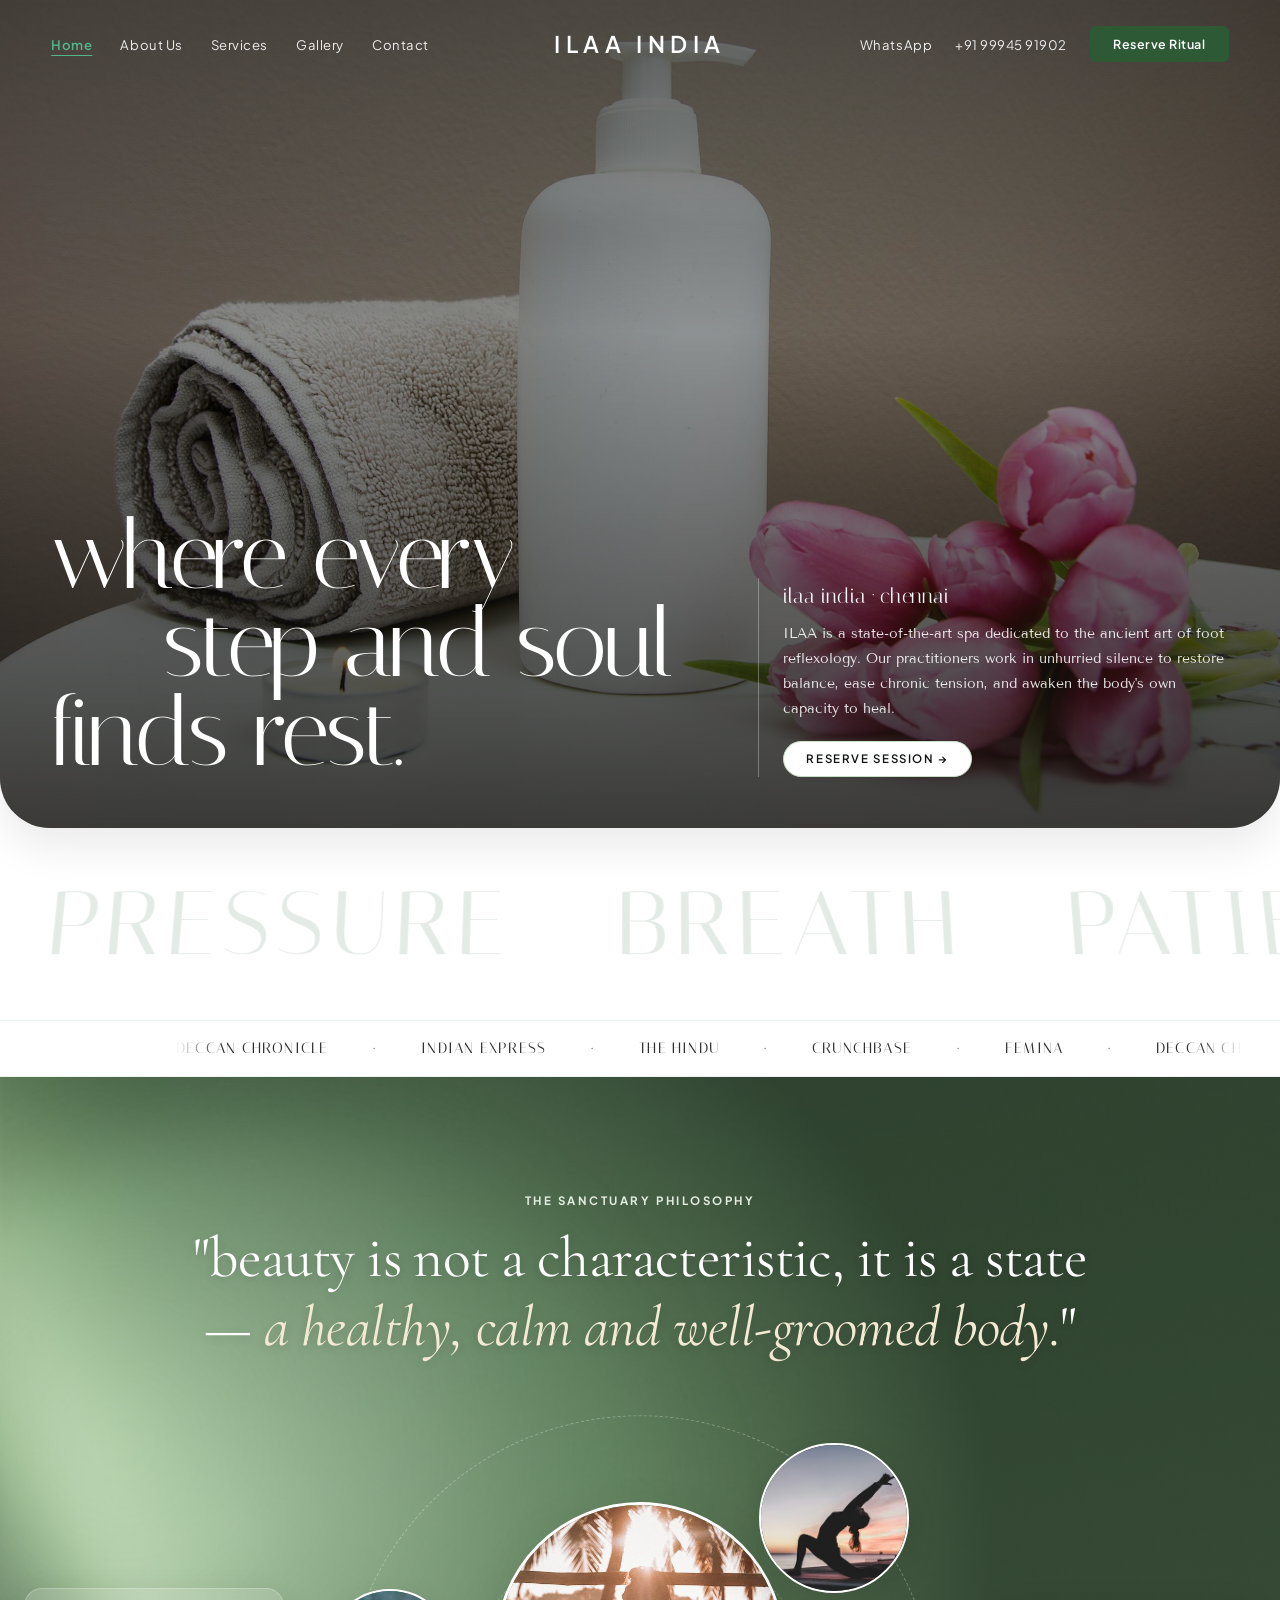
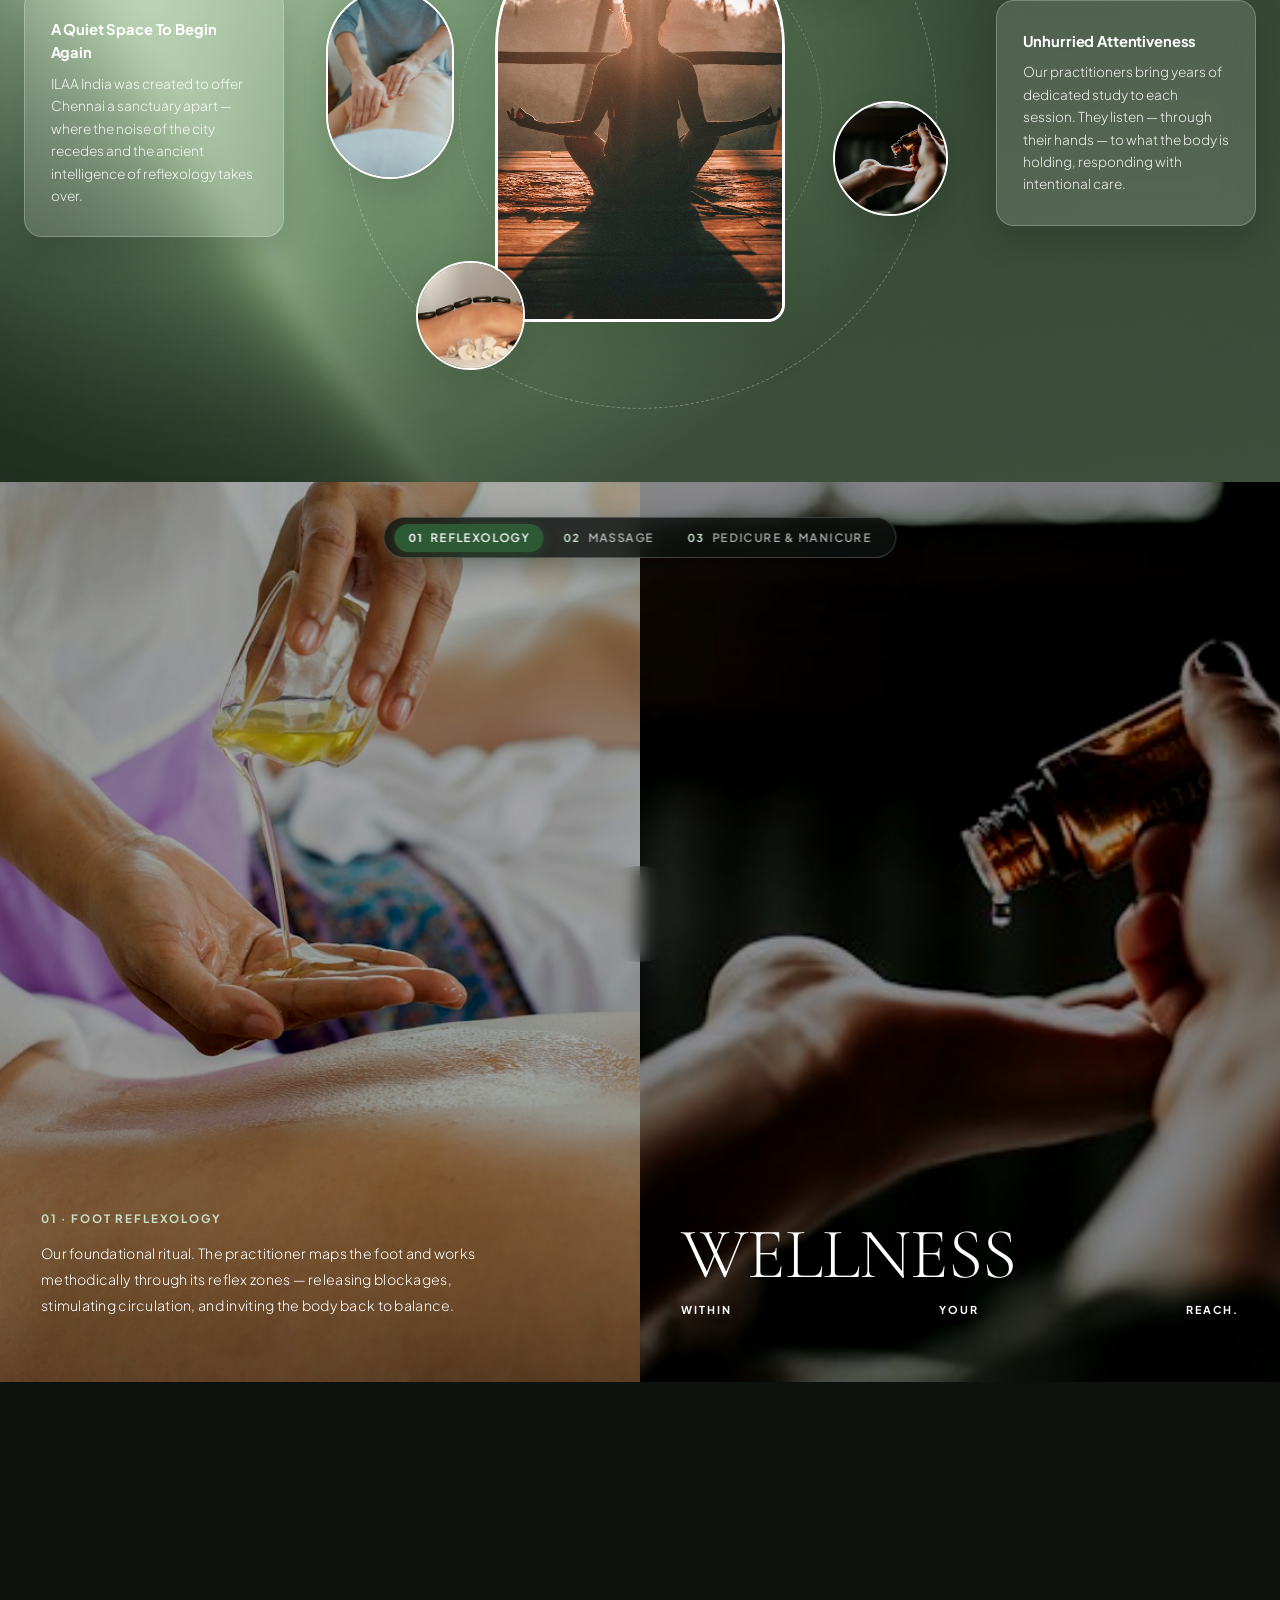
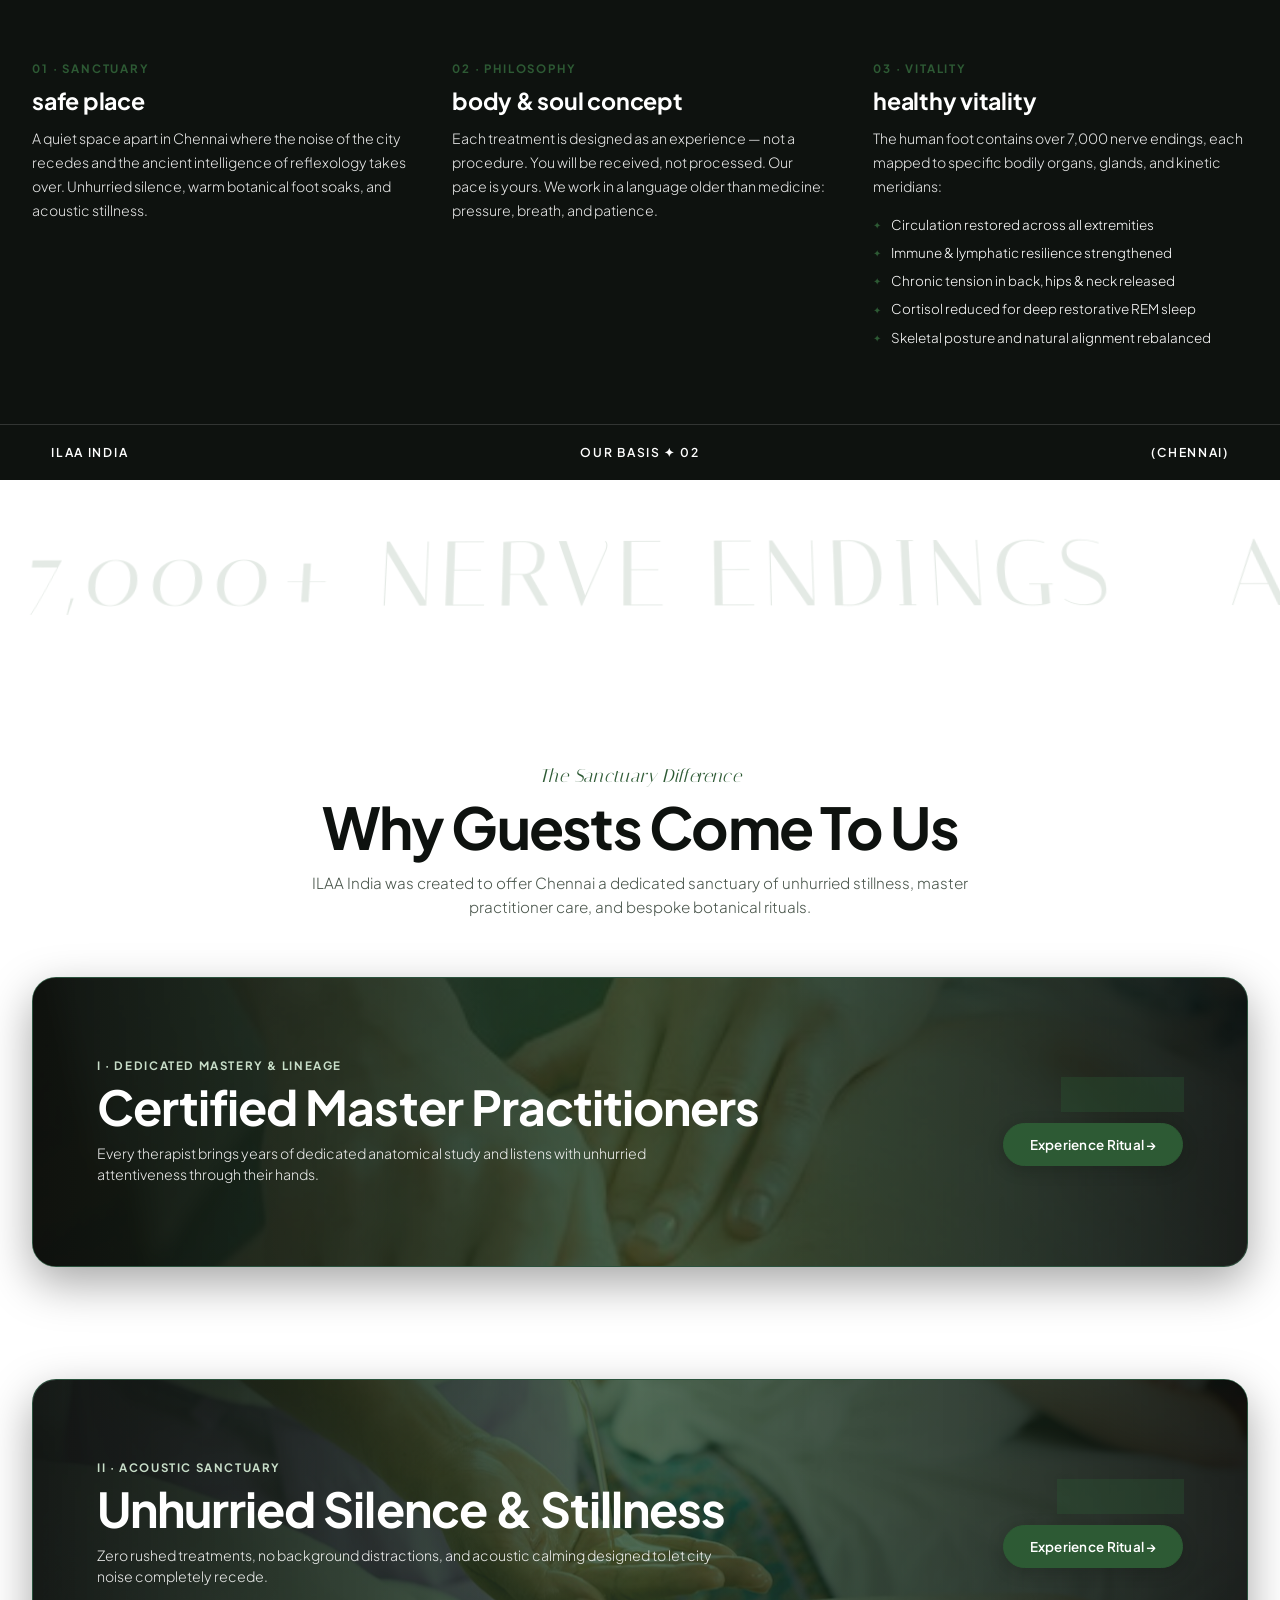
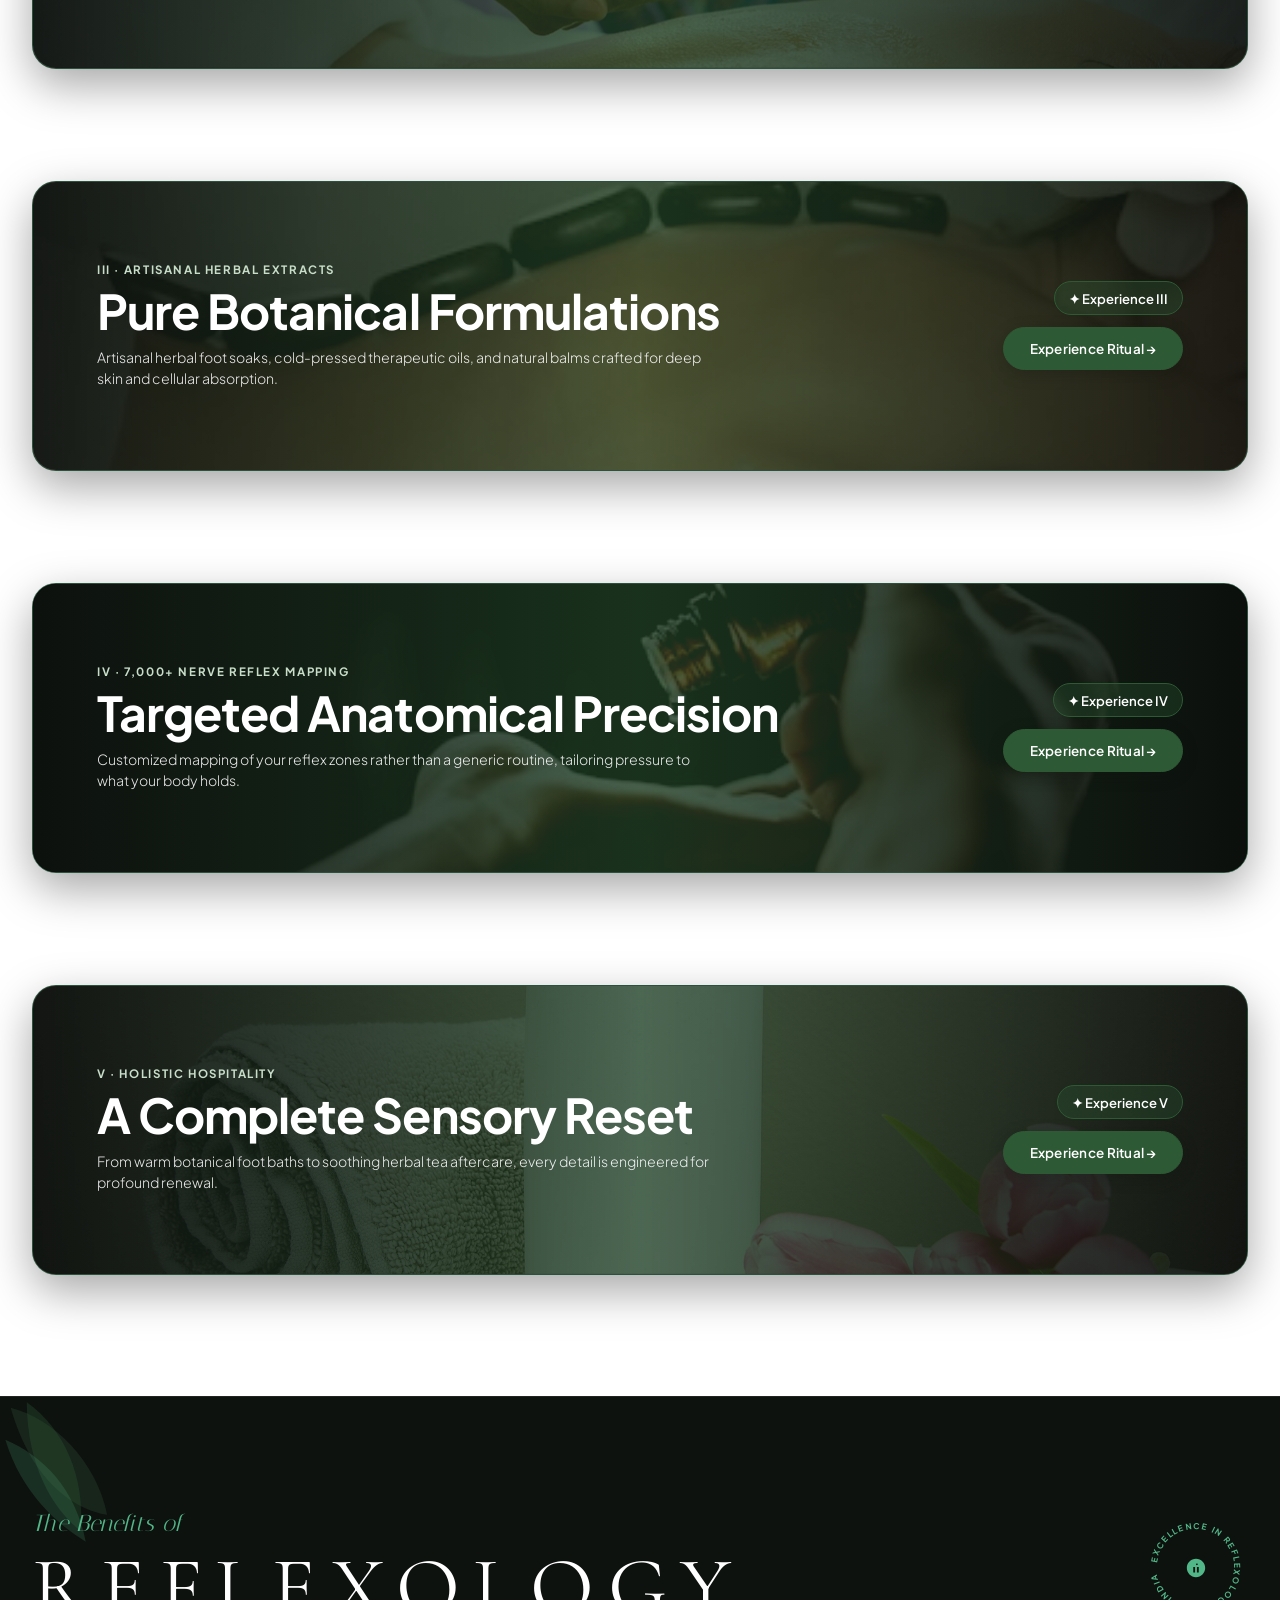
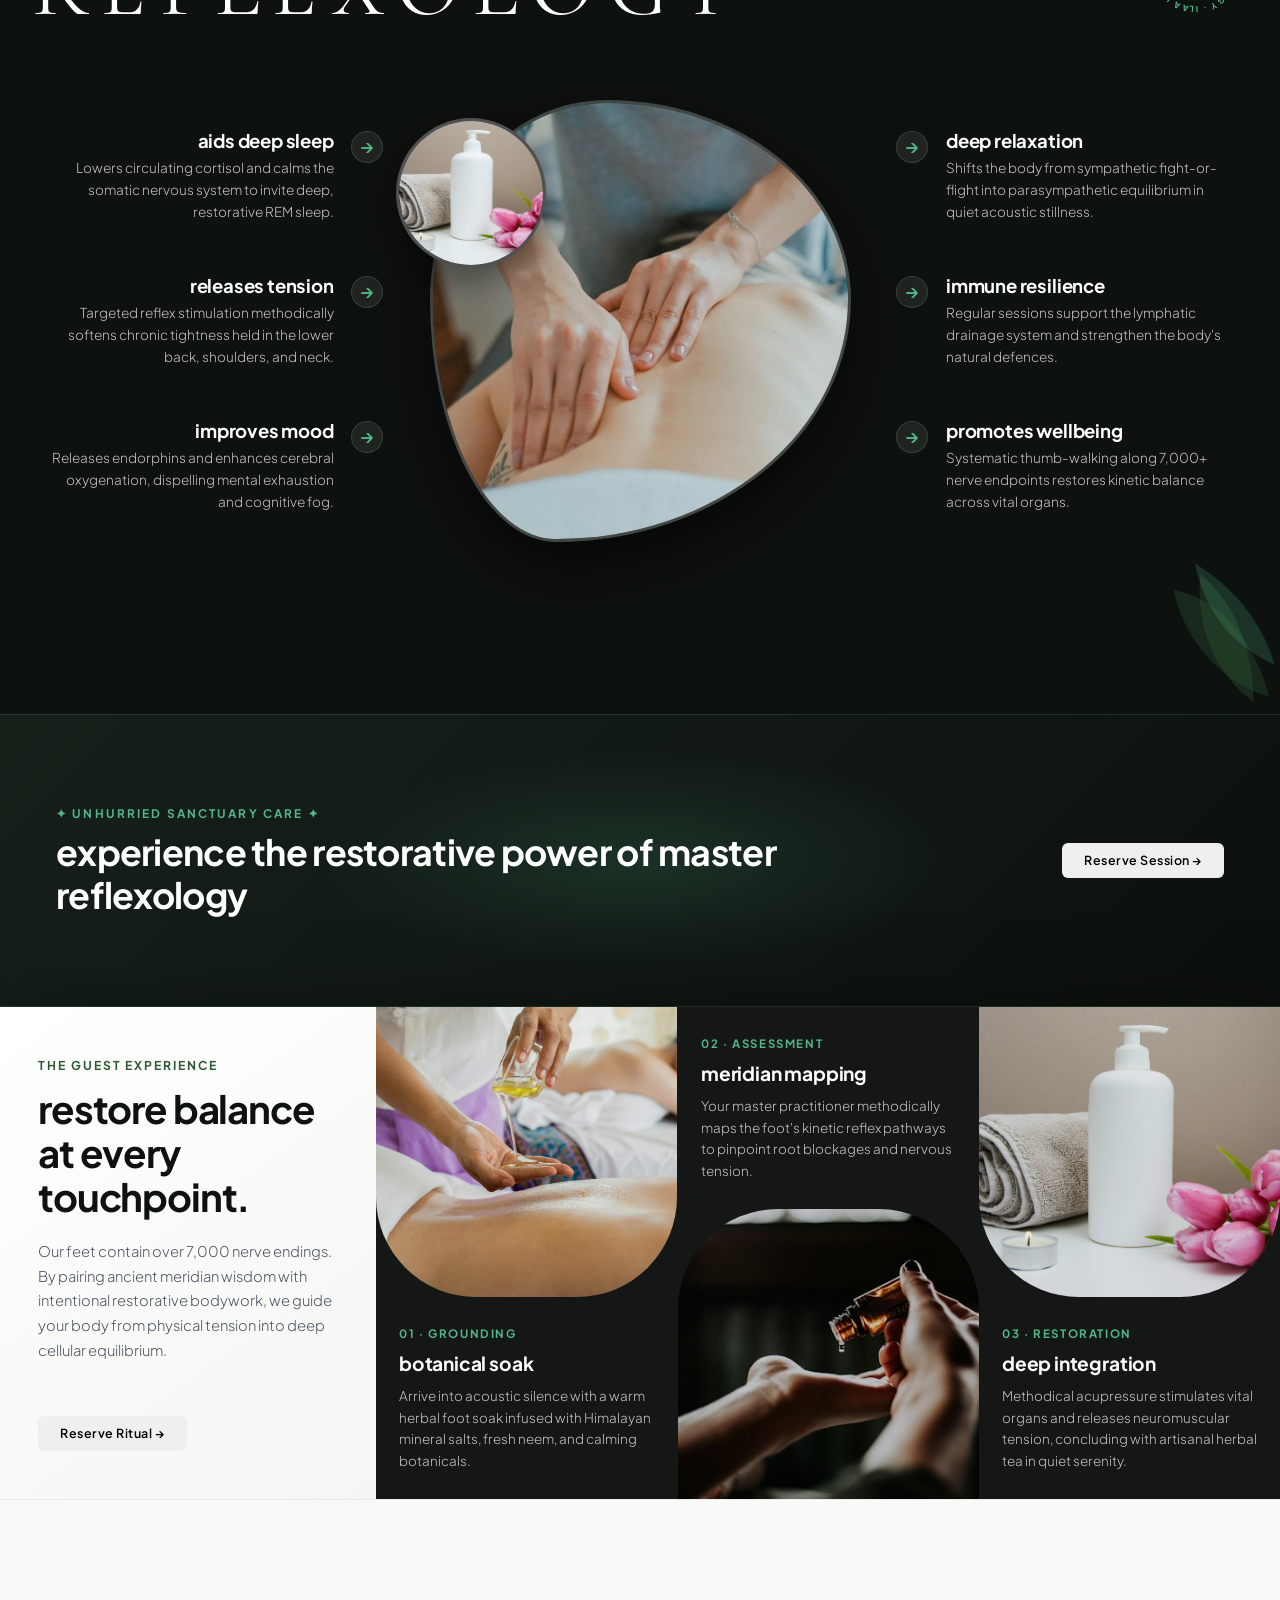
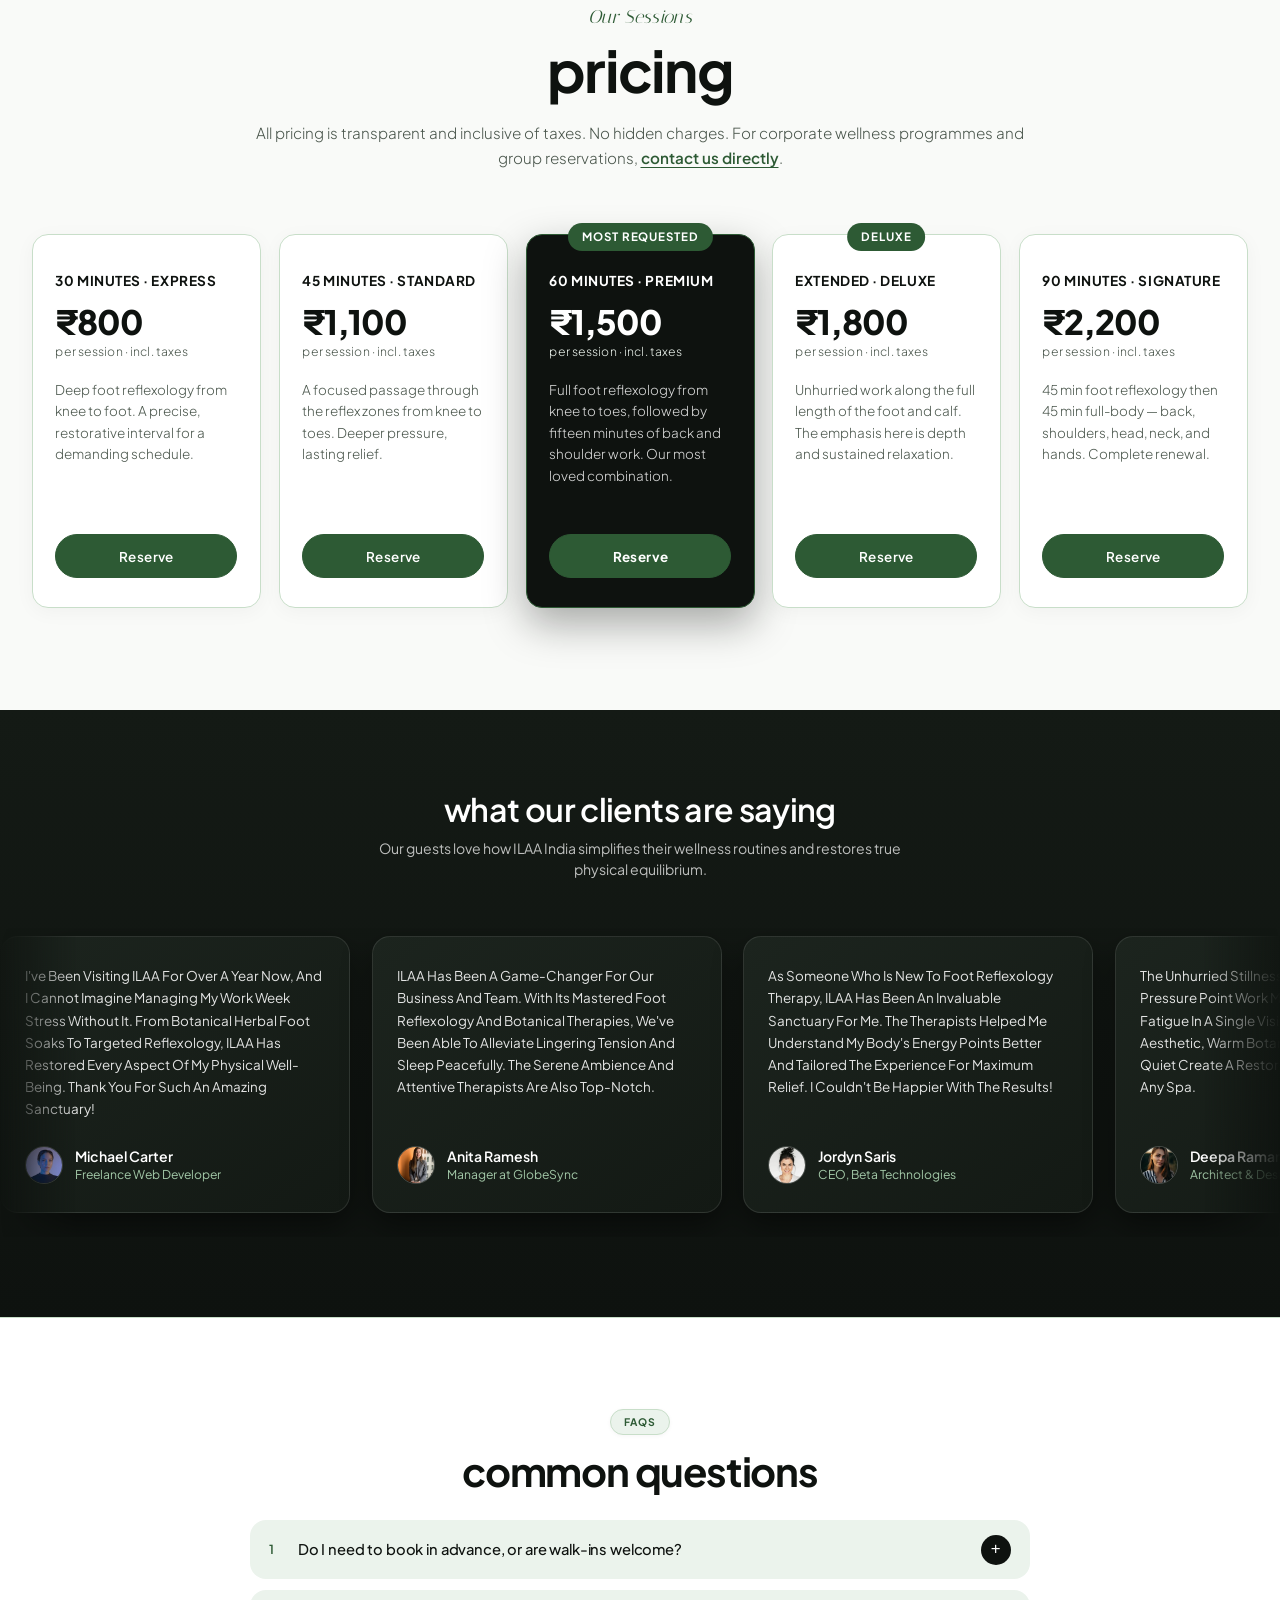
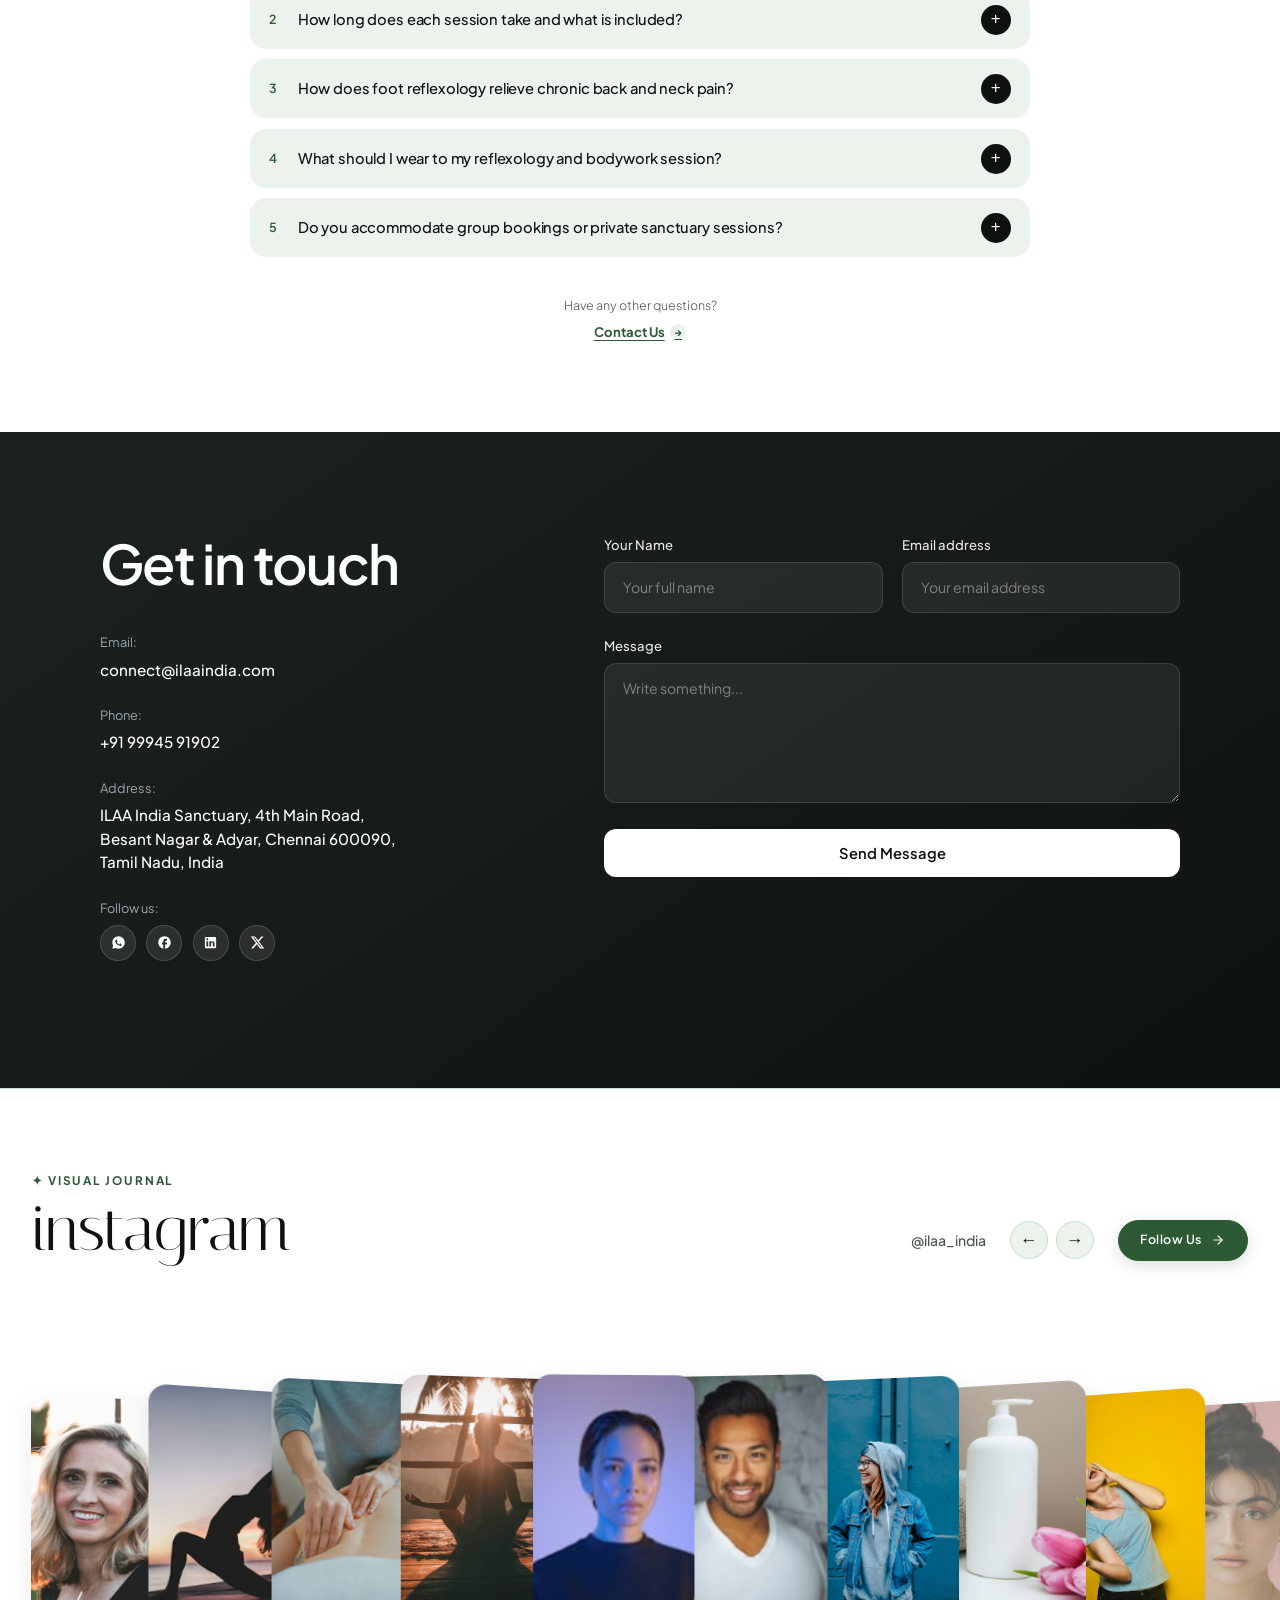
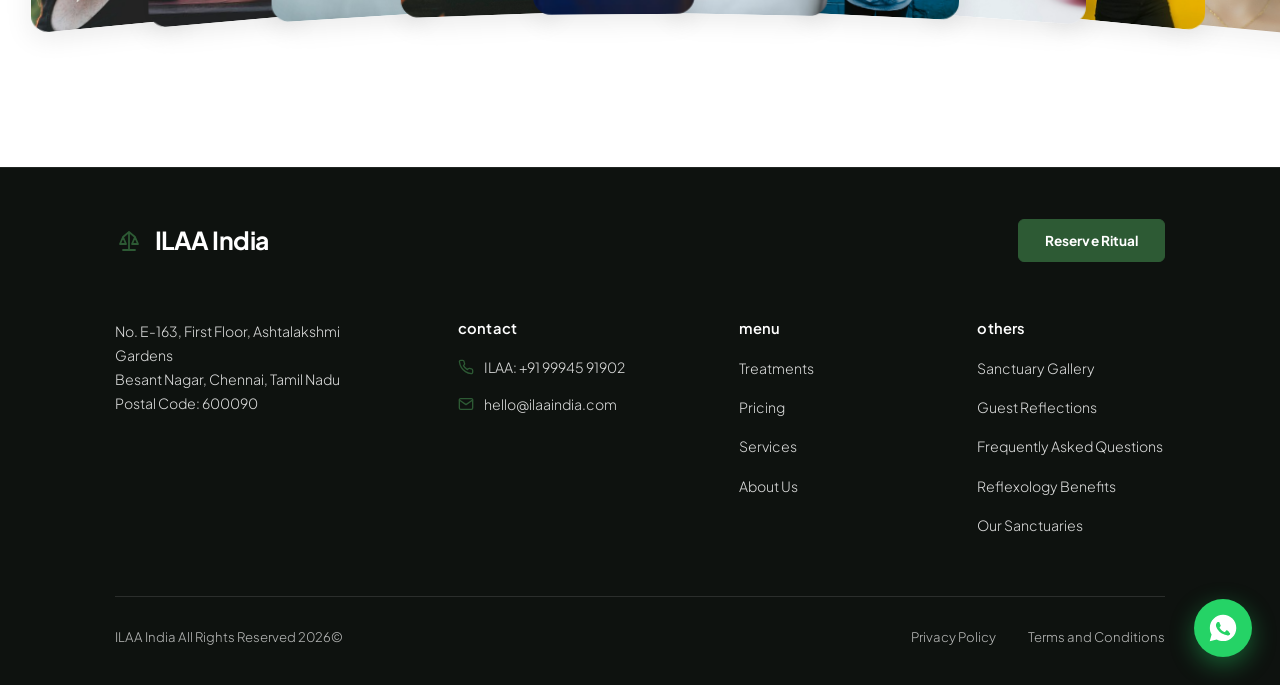
<file: index.html>
<!DOCTYPE html>
<html lang="en">
<head>
  <meta charset="UTF-8">
  <meta name="viewport" content="width=device-width, initial-scale=1.0">
  <title>ILAA India | Leading Best Foot Reflexology Spa in Chennai</title>
  <meta name="description" content="ILAA India is Chennai’s No.1 foot reflexology sanctuary in Adyar & Besant Nagar. Expert certified therapists, personalised treatments, serene spa. Open 7 days, 10 AM–10 PM.">
  <link rel="stylesheet" href="css/style.css?v=4.2">
  <link rel="stylesheet" href="css/3d-scroll.css?v=4.2">
  <link rel="icon" href="data:image/svg+xml,<svg xmlns=%22http://www.w3.org/2000/svg%22 viewBox=%220 0 100 100%22><text y=%22.9em%22 font-size=%2290%22>🌿</text></svg>">
  <style>
    /* Direct Testimonial Section UI - Auto-Moving Infinite Marquee (Black Theme) */
    .section-testimonials-clean {
      padding: 5rem 0 !important;
      background-color: #0E120F !important;
      background: linear-gradient(180deg, #141A15 0%, #0E120F 100%) !important;
      position: relative !important;
      width: 100% !important;
      overflow: hidden !important;
      color: #FFFFFF !important;
    }
    .testimonials-clean-container {
      max-width: 1060px !important;
      margin: 0 auto !important;
      padding: 0 1.5rem !important;
      width: 100% !important;
    }
    .testimonials-center-header {
      text-align: center !important;
      max-width: 540px !important;
      margin: 0 auto 3rem auto !important;
    }
    .testimonials-clean-title {
      font-family: 'Plus Jakarta Sans', -apple-system, BlinkMacSystemFont, 'Segoe UI', Roboto, sans-serif !important;
      font-size: 2rem !important;
      font-weight: 600 !important;
      color: #FFFFFF !important;
      letter-spacing: -0.02em !important;
      line-height: 1.2 !important;
      margin: 0 0 0.6rem 0 !important;
    }
    .testimonials-clean-subtitle {
      font-family: 'Plus Jakarta Sans', -apple-system, BlinkMacSystemFont, 'Segoe UI', Roboto, sans-serif !important;
      font-size: 0.88rem !important;
      color: rgba(255, 255, 255, 0.72) !important;
      line-height: 1.5 !important;
      margin: 0 auto !important;
      font-weight: 400 !important;
    }
    .testimonials-marquee-wrapper {
      width: 100% !important;
      overflow: hidden !important;
      position: relative !important;
      padding: 0.5rem 0 1.5rem 0 !important;
      mask-image: linear-gradient(to right, transparent, black 6%, black 94%, transparent) !important;
      -webkit-mask-image: linear-gradient(to right, transparent, black 6%, black 94%, transparent) !important;
    }
    .testimonials-marquee-track {
      display: flex !important;
      width: max-content !important;
      animation: autoScrollTestimonials 38s linear infinite !important;
    }
    .testimonials-marquee-track:hover {
      animation-play-state: paused !important;
    }
    .testimonials-marquee-group {
      display: flex !important;
      gap: 1.35rem !important;
      padding-right: 1.35rem !important;
      flex-shrink: 0 !important;
    }
    .testimonial-clean-card {
      width: 350px !important;
      flex-shrink: 0 !important;
      background: linear-gradient(145deg, #1C241E 0%, #131914 100%) !important;
      border-radius: 18px !important;
      padding: 1.75rem 1.5rem !important;
      display: flex !important;
      flex-direction: column !important;
      justify-content: space-between !important;
      box-shadow: 0 12px 30px rgba(0, 0, 0, 0.45) !important;
      border: 1px solid rgba(255, 255, 255, 0.1) !important;
      transition: transform 0.25s ease, box-shadow 0.25s ease, border-color 0.25s ease !important;
      cursor: default !important;
    }
    .testimonial-clean-card:hover {
      transform: translateY(-4px) !important;
      background: linear-gradient(145deg, #222C24 0%, #161D18 100%) !important;
      border-color: rgba(82, 183, 136, 0.45) !important;
      box-shadow: 0 18px 40px rgba(0, 0, 0, 0.6) !important;
    }
    .testimonial-clean-quote {
      font-family: 'Plus Jakarta Sans', -apple-system, BlinkMacSystemFont, 'Segoe UI', Roboto, sans-serif !important;
      font-size: 0.84rem !important;
      line-height: 1.65 !important;
      color: rgba(255, 255, 255, 0.88) !important;
      margin: 0 0 1.6rem 0 !important;
      font-weight: 400 !important;
    }
    .testimonial-clean-author {
      display: flex !important;
      align-items: center !important;
      gap: 0.75rem !important;
      margin-top: auto !important;
    }
    .testimonial-clean-avatar {
      width: 38px !important;
      height: 38px !important;
      border-radius: 50% !important;
      object-fit: cover !important;
      flex-shrink: 0 !important;
      border: 1.5px solid rgba(255, 255, 255, 0.2) !important;
    }
    .testimonial-clean-meta {
      display: flex !important;
      flex-direction: column !important;
    }
    .testimonial-clean-name {
      font-family: 'Plus Jakarta Sans', -apple-system, BlinkMacSystemFont, 'Segoe UI', Roboto, sans-serif !important;
      font-size: 0.88rem !important;
      font-weight: 600 !important;
      color: #FFFFFF !important;
      line-height: 1.2 !important;
      margin: 0 !important;
    }
    .testimonial-clean-role {
      font-family: 'Plus Jakarta Sans', -apple-system, BlinkMacSystemFont, 'Segoe UI', Roboto, sans-serif !important;
      font-size: 0.76rem !important;
      color: #A3C9A8 !important;
      line-height: 1.3 !important;
      margin-top: 2px !important;
      font-weight: 400 !important;
    }
    @keyframes autoScrollTestimonials {
      0% {
        transform: translateX(0);
      }
      100% {
        transform: translateX(-50%);
      }
    }
    @media (max-width: 600px) {
      .testimonial-clean-card {
        width: 300px !important;
        padding: 1.5rem 1.25rem !important;
      }
      .testimonials-marquee-track {
        animation-duration: 28s !important;
      }
    }

    /* ==========================================================================
       Get In Touch (Black Gradient Theme)
       ========================================================================== */
    .section-touch-contact {
      background: linear-gradient(145deg, #1c231e 0%, #0e120f 100%) !important;
      padding: clamp(5rem, 8vw, 7rem) 1.5rem !important;
      position: relative !important;
      width: 100% !important;
      color: #FFFFFF !important;
    }
    .touch-contact-container {
      max-width: 1080px !important;
      margin: 0 auto !important;
      display: grid !important;
      grid-template-columns: 1fr 1.35fr !important;
      gap: clamp(3rem, 6vw, 6rem) !important;
      align-items: flex-start !important;
    }
    .touch-left-col {
      display: flex !important;
      flex-direction: column !important;
    }
    .touch-main-title {
      font-family: 'Plus Jakarta Sans', -apple-system, BlinkMacSystemFont, 'Segoe UI', Roboto, sans-serif !important;
      font-size: clamp(2.4rem, 4.5vw, 3.4rem) !important;
      font-weight: 600 !important;
      color: #FFFFFF !important;
      letter-spacing: -0.03em !important;
      line-height: 1.1 !important;
      margin: 0 0 2.4rem 0 !important;
      text-transform: none !important;
    }
    .touch-info-group {
      margin-bottom: 1.5rem !important;
    }
    .touch-info-label {
      font-family: 'Plus Jakarta Sans', -apple-system, sans-serif !important;
      font-size: 0.8rem !important;
      color: #9CA3AF !important;
      margin-bottom: 0.3rem !important;
      font-weight: 400 !important;
    }
    .touch-info-value {
      font-family: 'Plus Jakarta Sans', -apple-system, sans-serif !important;
      font-size: 0.95rem !important;
      font-weight: 500 !important;
      color: #FFFFFF !important;
      line-height: 1.55 !important;
    }
    .touch-info-value a {
      color: #FFFFFF !important;
      text-decoration: none !important;
      transition: color 0.2s ease !important;
    }
    .touch-info-value a:hover {
      color: #52B788 !important;
    }
    .touch-social-icons {
      display: flex !important;
      align-items: center !important;
      gap: 0.65rem !important;
      margin-top: 0.4rem !important;
    }
    .touch-social-btn {
      width: 36px !important;
      height: 36px !important;
      border-radius: 50% !important;
      background-color: rgba(255, 255, 255, 0.09) !important;
      border: 1px solid rgba(255, 255, 255, 0.15) !important;
      color: #FFFFFF !important;
      display: inline-flex !important;
      align-items: center !important;
      justify-content: center !important;
      text-decoration: none !important;
      transition: all 0.25s ease !important;
    }
    .touch-social-btn svg {
      width: 15px !important;
      height: 15px !important;
      fill: currentColor !important;
    }
    .touch-social-btn:hover {
      background-color: #2D5A34 !important;
      border-color: #2D5A34 !important;
      transform: translateY(-2px) !important;
    }

    /* Right Form Column */
    .touch-right-col {
      width: 100% !important;
    }
    .touch-form {
      display: flex !important;
      flex-direction: column !important;
      gap: 1.4rem !important;
      width: 100% !important;
    }
    .touch-form-grid-2 {
      display: grid !important;
      grid-template-columns: 1fr 1fr !important;
      gap: 1.2rem !important;
    }
    .touch-field {
      display: flex !important;
      flex-direction: column !important;
      gap: 0.45rem !important;
    }
    .touch-field-label {
      font-family: 'Plus Jakarta Sans', -apple-system, sans-serif !important;
      font-size: 0.82rem !important;
      font-weight: 500 !important;
      color: rgba(255, 255, 255, 0.9) !important;
      margin: 0 !important;
    }
    .touch-input, .touch-textarea {
      width: 100% !important;
      background-color: rgba(255, 255, 255, 0.07) !important;
      border: 1px solid rgba(255, 255, 255, 0.12) !important;
      border-radius: 12px !important;
      padding: 0.95rem 1.15rem !important;
      font-family: 'Plus Jakarta Sans', -apple-system, sans-serif !important;
      font-size: 0.88rem !important;
      color: #FFFFFF !important;
      outline: none !important;
      box-sizing: border-box !important;
      transition: all 0.2s ease !important;
    }
    .touch-input::placeholder, .touch-textarea::placeholder {
      color: rgba(255, 255, 255, 0.42) !important;
      font-weight: 400 !important;
    }
    .touch-input:focus, .touch-textarea:focus {
      background-color: rgba(255, 255, 255, 0.11) !important;
      border-color: #52B788 !important;
      box-shadow: 0 0 0 3px rgba(82, 183, 136, 0.25) !important;
    }
    .touch-textarea {
      min-height: 140px !important;
      resize: vertical !important;
    }
    .touch-submit-btn {
      width: 100% !important;
      background-color: #FFFFFF !important;
      color: #0E120F !important;
      border: none !important;
      border-radius: 12px !important;
      padding: 0.95rem 1.5rem !important;
      font-family: 'Plus Jakarta Sans', -apple-system, sans-serif !important;
      font-size: 0.92rem !important;
      font-weight: 600 !important;
      cursor: pointer !important;
      transition: all 0.25s ease !important;
      margin-top: 0.2rem !important;
    }
    .touch-submit-btn:hover {
      background-color: #2D5A34 !important;
      color: #FFFFFF !important;
      transform: translateY(-2px) !important;
      box-shadow: 0 6px 20px rgba(45, 90, 52, 0.4) !important;
    }
    @media (max-width: 860px) {
      .touch-contact-container {
        grid-template-columns: 1fr !important;
        gap: 3rem !important;
      }
    }
    @media (max-width: 580px) {
      .touch-form-grid-2 {
        grid-template-columns: 1fr !important;
      }
    }
  </style>
</head>
<body>

  <!-- ==========================================================================
       1. HERO SECTION (Exact Match: Arched bottom with overlay typography)
       ========================================================================== -->
  <section class="hero-wrapper">
    <div class="hero-box">
      <!-- Background Image -->
      <div class="hero-bg-img">
        <img src="images/spa-1540555700478-4b.jpg" alt="ILAA India Spa Sanctuary">
      </div>

      <!-- Top Header Navigation (Exact Match to MOVA Reference Layout) -->
      <header class="site-header-exact header-hero">
        <nav class="header-left-nav">
          <a href="index.html" class="active">Home</a>
          <a href="about.html">About Us</a>
          <a href="services.html">Services</a>
          <a href="gallery.html">Gallery</a>
          <a href="contact.html">Contact</a>
        </nav>

        <a href="index.html" class="header-center-logo">ILAA INDIA</a>

        <div class="header-right-nav">
          <a href="https://wa.me/919994591902" target="_blank" rel="noopener">WhatsApp</a>
          <a href="tel:+919994591902">+91 99945 91902</a>
          <button class="btn-mova-cta open-booking-modal">Reserve Ritual</button>
          <button class="header-mobile-toggle" aria-label="Toggle Navigation">☰</button>
        </div>
      </header>

      <!-- Bottom Headline & Paragraph -->
      <div class="hero-bottom-content">
        <div>
          <h1 class="hero-main-title">
            where every<br>
            <span class="indent-word">step and soul</span>
            finds rest.
          </h1>
        </div>

        <div class="hero-side-paragraph">
          <div style="font-family: var(--font-editorial); font-size: 1.3rem; margin-bottom: 0.4rem; color: #FFF;">ilaa india · chennai</div>
          ILAA is a state-of-the-art spa dedicated to the ancient art of foot reflexology. Our practitioners work in unhurried silence to restore balance, ease chronic tension, and awaken the body's own capacity to heal.
          <div style="margin-top: 1.2rem;">
            <button class="btn-pill-white open-booking-modal">reserve session →</button>
          </div>
        </div>

      </div>
    </div>
  </section>

  <!-- ==========================================================================
       3D KINETIC TYPOGRAPHY TRACK (Slides in 3D Space on Scroll)
       ========================================================================== -->
  <div class="kinetic-3d-floating-text" aria-hidden="true">
    <div class="kinetic-3d-track">
      <span class="kinetic-3d-word">PRESSURE <span>✦</span> BREATH <span>✦</span> PATIENCE <span>✦</span> EQUILIBRIUM <span>✦</span> RESTORATION <span>✦</span> CHENNAI &amp; MYSORE</span>
      <span class="kinetic-3d-word">PRESSURE <span>✦</span> BREATH <span>✦</span> PATIENCE <span>✦</span> EQUILIBRIUM <span>✦</span> RESTORATION <span>✦</span> CHENNAI &amp; MYSORE</span>
    </div>
  </div>

  <!-- ==========================================================================
       AS FEATURED IN (Auto-Moving Infinite Press Ribbon)
       ========================================================================== -->
  <section class="featured-in-section" aria-label="As Featured In Media">
    <div class="featured-in-inner">
      <div class="featured-in-badge">
        <span>Featured In</span>
      </div>
      <div class="marquee-container">
        <div class="marquee-track">
          <!-- Sequence Set 1 -->
          <a href="https://placeholder-publication-1.com/" target="_blank" rel="noopener" class="marquee-item">Deccan Chronicle <span class="marquee-dot">◆</span></a>
          <a href="https://placeholder-publication-2.com/" target="_blank" rel="noopener" class="marquee-item">Indian Express <span class="marquee-dot">◆</span></a>
          <a href="https://placeholder-publication-3.com/" target="_blank" rel="noopener" class="marquee-item">The Hindu <span class="marquee-dot">◆</span></a>
          <a href="https://placeholder-publication-4.com/" target="_blank" rel="noopener" class="marquee-item">Crunchbase <span class="marquee-dot">◆</span></a>
          <a href="https://placeholder-publication-5.com/" target="_blank" rel="noopener" class="marquee-item">Femina <span class="marquee-dot">◆</span></a>

          <!-- Sequence Set 2 (Duplicates for seamless loop) -->
          <a href="https://placeholder-publication-1.com/" target="_blank" rel="noopener" class="marquee-item">Deccan Chronicle <span class="marquee-dot">◆</span></a>
          <a href="https://placeholder-publication-2.com/" target="_blank" rel="noopener" class="marquee-item">Indian Express <span class="marquee-dot">◆</span></a>
          <a href="https://placeholder-publication-3.com/" target="_blank" rel="noopener" class="marquee-item">The Hindu <span class="marquee-dot">◆</span></a>
          <a href="https://placeholder-publication-4.com/" target="_blank" rel="noopener" class="marquee-item">Crunchbase <span class="marquee-dot">◆</span></a>
          <a href="https://placeholder-publication-5.com/" target="_blank" rel="noopener" class="marquee-item">Femina <span class="marquee-dot">◆</span></a>
        </div>
      </div>
    </div>
  </section>

  <!-- ==========================================================================
       2. ORBITAL CELESTIAL SHOWCASE ("Beauty is not a characteristic...")
       ========================================================================== -->
  <section class="section-orbital-exact" id="philosophy">
    <div class="orbital-quote-header">
      <span class="orbital-quote-eyebrow">The Sanctuary Philosophy</span>
      <h2 class="orbital-main-quote">
        "Beauty is not a characteristic, it is a state — <em>a healthy, calm and well-groomed body.</em>"
      </h2>
    </div>

    <!-- 3-Column Interactive Arena -->
    <div class="orbital-arena-wrapper">
      
      <!-- Left Side Glassmorphism Note -->
      <div class="orbital-side-card">
        <strong>A quiet space to begin again</strong>
        <p>
          ILAA India was created to offer Chennai a sanctuary apart — where the noise of the city recedes and the ancient intelligence of reflexology takes over.
        </p>
      </div>

      <!-- Center Celestial Stage with Floating Satellites & Rotating Rings -->
      <div class="orbital-celestial-stage">
        <div class="orbital-orbit-ring"></div>
        <div class="orbital-orbit-ring-inner"></div>

        <!-- Center Hero Arch Photo -->
        <div class="orbital-hero-center-arch open-booking-modal" data-treatment="Classical Foot Reflexology">
          <img src="images/spa-1506126613408-ec.jpg" alt="Serene Sanctuary Therapy">
        </div>

        <!-- Satellite 1: Top Right Botanical Moon -->
        <div class="orbital-satellite node-top-right open-booking-modal" data-treatment="Botanical Herbology">
          <img src="images/spa-1544367567-0f2fc.jpg" alt="Botanical leaf">
        </div>

        <!-- Satellite 2: Left Capsule (Reflexology) -->
        <div class="orbital-satellite node-left-capsule open-booking-modal" data-treatment="Foot Reflexology">
          <img src="images/spa-1519823551278-64.jpg" alt="Reflexology touch">
        </div>

        <!-- Satellite 3: Right Circle (Mindful Stillness) -->
        <div class="orbital-satellite node-right-circle open-booking-modal" data-treatment="Massage Therapy">
          <img src="images/spa-1515377905703-c4.jpg" alt="Mindful touch">
        </div>

        <!-- Satellite 4: Bottom Left Pebble (Aroma Botanicals) -->
        <div class="orbital-satellite node-bottom-left open-booking-modal" data-treatment="Manicure & Pedicure">
          <img src="images/spa-1600334089648-b0.jpg" alt="Aroma botanicals">
        </div>
      </div>

      <!-- Right Side Glassmorphism Note -->
      <div class="orbital-side-card">
        <strong>Unhurried attentiveness</strong>
        <p>
          Our practitioners bring years of dedicated study to each session. They listen — through their hands — to what the body is holding, responding with intentional care.
        </p>
      </div>

    </div>
  </section>

  <!-- ==========================================================================
       3. "OUR BASIS / 3 SERVICES SEQUENCE" (50/50 Dual Panel Split UI - Scroll Sequence)
       ========================================================================== -->
  <section class="section-basis-split" id="basis">
    <div class="basis-scroll-track" id="basisScrollTrack">
      <div class="basis-split-container sticky-split-frame" id="basisStickyContainer">
        
        <!-- Interactive Service Step Navigation Indicator -->
        <div class="basis-service-step-indicator">
          <button class="basis-step-btn active" data-step="0" aria-label="Service 1: Reflexology">
            <span class="step-idx">01</span>
            <span class="step-label">REFLEXOLOGY</span>
          </button>
          <button class="basis-step-btn" data-step="1" aria-label="Service 2: Massage">
            <span class="step-idx">02</span>
            <span class="step-label">MASSAGE</span>
          </button>
          <button class="basis-step-btn" data-step="2" aria-label="Service 3: Pedicure & Manicure">
            <span class="step-idx">03</span>
            <span class="step-label">PEDICURE &amp; MANICURE</span>
          </button>
        </div>

        <!-- Left 50% Half Panel (Dark Cinematic Atmosphere) -->
        <div class="basis-half-panel basis-panel-left">
          
          <!-- Service 1 Left Content -->
          <div class="basis-slide-layer basis-layer-left active" data-service-idx="0">
            <div class="basis-half-bg-img">
              <img src="images/spa-1544161515-4ab6c.jpg" alt="Foot Reflexology Chennai">
            </div>
            <div class="basis-split-left-text">
              <span class="basis-service-badge">01 · Foot Reflexology</span>
              <p class="basis-scatter-p">
                Our foundational ritual. The practitioner maps the foot and works methodically through its reflex zones — releasing blockages, stimulating circulation, and inviting the body back to balance.
              </p>
            </div>
          </div>

          <!-- Service 2 Left Content -->
          <div class="basis-slide-layer basis-layer-left" data-service-idx="1">
            <div class="basis-half-bg-img">
              <img src="images/spa-1600334089648-b0.jpg" alt="Therapeutic Massage Therapy">
            </div>
            <div class="basis-split-left-text">
              <span class="basis-service-badge">02 · Massage Therapy</span>
              <p class="basis-scatter-p">
                Therapeutic bodywork for the back, shoulders, neck, head, and hands. Administered alone or woven into our Signature session — a seamless progression from feet to fingertips.
              </p>
            </div>
          </div>

          <!-- Service 3 Left Content -->
          <div class="basis-slide-layer basis-layer-left" data-service-idx="2">
            <div class="basis-half-bg-img">
              <img src="images/spa-1519823551278-64.jpg" alt="Manicure and Pedicure Rituals">
            </div>
            <div class="basis-split-left-text">
              <span class="basis-service-badge">03 · Manicure &amp; Pedicure</span>
              <p class="basis-scatter-p">
                A refined grooming ritual that marries reflexology technique with meticulous hand and foot care. Skin renewed, nails immaculate, the nervous system quietly soothed.
              </p>
            </div>
          </div>

        </div>

        <!-- Right 50% Half Panel (Warm Sand Serenity with Botanical Muse) -->
        <div class="basis-half-panel basis-panel-right">
          
          <!-- Service 1 Right Content -->
          <div class="basis-slide-layer basis-layer-right active" data-service-idx="0">
            <div class="basis-half-bg-img">
              <img src="images/spa-1515377905703-c4.jpg" alt="Serene Botanical Mindfulness">
            </div>
            <div class="basis-split-right-title-wrap">
              <h2 class="basis-split-huge-title">WELLNESS</h2>
              <div class="basis-split-subtitle-spaced">
                <span>WITHIN</span>
                <span>YOUR</span>
                <span>REACH.</span>
              </div>
            </div>
          </div>

          <!-- Service 2 Right Content -->
          <div class="basis-slide-layer basis-layer-right" data-service-idx="1">
            <div class="basis-half-bg-img">
              <img src="images/spa-1544367567-0f2fc.jpg" alt="Targeted Therapeutic Bodywork">
            </div>
            <div class="basis-split-right-title-wrap">
              <h2 class="basis-split-huge-title">MASSAGE</h2>
              <div class="basis-split-subtitle-spaced">
                <span>TARGETED</span>
                <span>THERAPEUTIC</span>
                <span>BODYWORK.</span>
              </div>
            </div>
          </div>

          <!-- Service 3 Right Content -->
          <div class="basis-slide-layer basis-layer-right" data-service-idx="2">
            <div class="basis-half-bg-img">
              <img src="images/spa-1540555700478-4b.jpg" alt="Refined Pedicure and Manicure Sanctuary">
            </div>
            <div class="basis-split-right-title-wrap">
              <h2 class="basis-split-huge-title">GROOMING</h2>
              <div class="basis-split-subtitle-spaced">
                <span>REFINED</span>
                <span>BOTANICAL</span>
                <span>RITUALS.</span>
              </div>
            </div>
          </div>

        </div>

        <!-- Center Floating Ring Button ("BOOK NOW") -->
        <button class="basis-center-ring-cta open-booking-modal" id="basisDynamicBookBtn" aria-label="Book Session">
          <span class="basis-center-ring-text">BOOK NOW</span>
        </button>

      </div>
    </div>

    <!-- 3 Core Foundational Concept Pillars -->
    <div class="basis-pillars-wrap">
      <div class="container">
        <div class="basis-pillars-grid">
          
          <!-- Pillar 1: Safe Place -->
          <div class="basis-pillar-card">
            <span class="basis-pillar-num">01 · SANCTUARY</span>
            <h3 class="basis-pillar-title">Safe Place</h3>
            <p class="basis-pillar-desc">
              A quiet space apart in Chennai where the noise of the city recedes and the ancient intelligence of reflexology takes over. Unhurried silence, warm botanical foot soaks, and acoustic stillness.
            </p>
          </div>

          <!-- Pillar 2: Body & Soul Concept -->
          <div class="basis-pillar-card">
            <span class="basis-pillar-num">02 · PHILOSOPHY</span>
            <h3 class="basis-pillar-title">Body &amp; Soul Concept</h3>
            <p class="basis-pillar-desc">
              Each treatment is designed as an experience — not a procedure. You will be received, not processed. Our pace is yours. We work in a language older than medicine: pressure, breath, and patience.
            </p>
          </div>

          <!-- Pillar 3: Healthy Vitality -->
          <div class="basis-pillar-card">
            <span class="basis-pillar-num">03 · VITALITY</span>
            <h3 class="basis-pillar-title">Healthy Vitality</h3>
            <p class="basis-pillar-desc">
              The human foot contains over 7,000 nerve endings, each mapped to specific bodily organs, glands, and kinetic meridians:
            </p>
            <ul class="basis-pillar-list">
              <li>Circulation restored across all extremities</li>
              <li>Immune &amp; lymphatic resilience strengthened</li>
              <li>Chronic tension in back, hips &amp; neck released</li>
              <li>Cortisol reduced for deep restorative REM sleep</li>
              <li>Skeletal posture and natural alignment rebalanced</li>
            </ul>
          </div>

        </div>
      </div>
    </div>

    <!-- Bottom Bar Strip -->
    <div class="basis-bottom-bar-strip">
      <span>ILAA INDIA</span>
      <span>OUR BASIS ✦ 02</span>
      <span>(CHENNAI)</span>
    </div>
  </section>

  <!-- ==========================================================================
       3D KINETIC TYPOGRAPHY TRACK (Opposing Direction 3D Scroll)
       ========================================================================== -->
  <div class="kinetic-3d-floating-text" aria-hidden="true">
    <div class="kinetic-3d-track">
      <span class="kinetic-3d-word">7,000+ NERVE ENDINGS <span>✦</span> ANATOMICAL MAPPING <span>✦</span> DEEP MERIDIAN PASS <span>✦</span> ACOUSTIC STILLNESS <span>✦</span> ZERO HURRY</span>
      <span class="kinetic-3d-word">7,000+ NERVE ENDINGS <span>✦</span> ANATOMICAL MAPPING <span>✦</span> DEEP MERIDIAN PASS <span>✦</span> ACOUSTIC STILLNESS <span>✦</span> ZERO HURRY</span>
    </div>
  </div>

  <!-- ==========================================================================
       4. "WHY GUESTS COME TO US" (Scroll-Driven Sticky Stacking Cards)
       ========================================================================== -->
  <section class="section-services-exact" id="practiceSection">
    <div class="container">
      
      <!-- Section Header -->
      <div class="services-strip-header">
        <span class="services-strip-eyebrow reveal-top">The Sanctuary Difference</span>
        <h2 class="services-headline-exact reveal-bottom">Why Guests Come to Us</h2>
        <p class="services-strip-sub reveal-bottom delay-100">
          ILAA India was created to offer Chennai a dedicated sanctuary of unhurried stillness, master practitioner care, and bespoke botanical rituals.
        </p>
      </div>

      <div class="services-strip-col services-stacking-col" id="servicesStackTrack">
        
        <!-- Card 1: Certified Master Practitioners -->
        <div class="service-strip-box service-stack-card reveal-bottom delay-100" style="--card-i: 1;" data-stack-index="1">
          <div class="service-strip-bg-img">
            <img src="images/spa-1519823551278-64.jpg" alt="Certified Master Practitioners">
          </div>
          <div class="service-strip-left reveal-left">
            <div class="service-strip-meta">I · Dedicated Mastery &amp; Lineage</div>
            <h3 class="service-strip-title-exact">Certified Master Practitioners</h3>
            <p class="service-strip-desc">
              Every therapist brings years of dedicated anatomical study and listens with unhurried attentiveness through their hands.
            </p>
          </div>
          <div class="service-strip-right reveal-right">
            <span class="service-strip-price-badge">✦ Experience I</span>
            <button class="btn-strip-reserve open-booking-modal" data-treatment="Foot Reflexology">
              Experience Ritual →
            </button>
          </div>
        </div>

        <!-- Card 2: Unhurried Silence & Stillness -->
        <div class="service-strip-box service-stack-card reveal-bottom delay-200" style="--card-i: 2;" data-stack-index="2">
          <div class="service-strip-bg-img">
            <img src="images/spa-1544161515-4ab6c.jpg" alt="Unhurried Silence and Acoustic Calm">
          </div>
          <div class="service-strip-left reveal-left">
            <div class="service-strip-meta">II · Acoustic Sanctuary</div>
            <h3 class="service-strip-title-exact">Unhurried Silence &amp; Stillness</h3>
            <p class="service-strip-desc">
              Zero rushed treatments, no background distractions, and acoustic calming designed to let city noise completely recede.
            </p>
          </div>
          <div class="service-strip-right reveal-right">
            <span class="service-strip-price-badge">✦ Experience II</span>
            <button class="btn-strip-reserve open-booking-modal" data-treatment="Foot Reflexology">
              Experience Ritual →
            </button>
          </div>
        </div>

        <!-- Card 3: Pure Botanical Formulations -->
        <div class="service-strip-box service-stack-card reveal-bottom delay-300" style="--card-i: 3;" data-stack-index="2">
          <div class="service-strip-bg-img">
            <img src="images/spa-1600334089648-b0.jpg" alt="Pure Botanical and Herbal Formulations">
          </div>
          <div class="service-strip-left reveal-left">
            <div class="service-strip-meta">III · Artisanal Herbal Extracts</div>
            <h3 class="service-strip-title-exact">Pure Botanical Formulations</h3>
            <p class="service-strip-desc">
              Artisanal herbal foot soaks, cold-pressed therapeutic oils, and natural balms crafted for deep skin and cellular absorption.
            </p>
          </div>
          <div class="service-strip-right reveal-right">
            <span class="service-strip-price-badge">✦ Experience III</span>
            <button class="btn-strip-reserve open-booking-modal" data-treatment="Massage Therapy">
              Experience Ritual →
            </button>
          </div>
        </div>

        <!-- Card 4: Targeted Anatomical Precision -->
        <div class="service-strip-box service-stack-card reveal-bottom delay-400" style="--card-i: 4;" data-stack-index="4">
          <div class="service-strip-bg-img">
            <img src="images/spa-1515377905703-c4.jpg" alt="Targeted Anatomical Precision">
          </div>
          <div class="service-strip-left reveal-left">
            <div class="service-strip-meta">IV · 7,000+ Nerve Reflex Mapping</div>
            <h3 class="service-strip-title-exact">Targeted Anatomical Precision</h3>
            <p class="service-strip-desc">
              Customized mapping of your reflex zones rather than a generic routine, tailoring pressure to what your body holds.
            </p>
          </div>
          <div class="service-strip-right reveal-right">
            <span class="service-strip-price-badge">✦ Experience IV</span>
            <button class="btn-strip-reserve open-booking-modal" data-treatment="Foot Reflexology">
              Experience Ritual →
            </button>
          </div>
        </div>

        <!-- Card 5: A Complete Sensory Reset -->
        <div class="service-strip-box service-stack-card reveal-bottom delay-500" style="--card-i: 5;" data-stack-index="5">
          <div class="service-strip-bg-img">
            <img src="images/spa-1540555700478-4b.jpg" alt="A Complete Sensory Reset">
          </div>
          <div class="service-strip-left reveal-left">
            <div class="service-strip-meta">V · Holistic Hospitality</div>
            <h3 class="service-strip-title-exact">A Complete Sensory Reset</h3>
            <p class="service-strip-desc">
              From warm botanical foot baths to soothing herbal tea aftercare, every detail is engineered for profound renewal.
            </p>
          </div>
          <div class="service-strip-right reveal-right">
            <span class="service-strip-price-badge">✦ Experience V</span>
            <button class="btn-strip-reserve open-booking-modal" data-treatment="Foot Reflexology">
              Experience Ritual →
            </button>
          </div>
        </div>

      </div>
    </div>
  </section>

  <!-- ==========================================================================
       5. "WHY CHOOSE US / THE BENEFITS OF REFLEXOLOGY" (Exact Reference Infographic Layout)
       ========================================================================== -->
  <section class="section-why-choose-reflexology" id="treatmentsSection">
    
    <!-- Top-Left & Bottom-Right Botanical Accents -->
    <div class="why-botanical-leaf leaf-top-left reveal-zoom" aria-hidden="true">
      <svg width="150" height="150" viewBox="0 0 140 140" fill="none">
        <path d="M10 10C50 20 90 60 100 110C70 105 30 80 10 10Z" fill="#3E6B48" fill-opacity="0.22"/>
        <path d="M25 5C60 30 80 75 75 125C50 105 25 65 25 5Z" fill="#2D5A34" fill-opacity="0.32"/>
        <path d="M5 40C40 55 70 85 80 135C55 120 20 90 5 40Z" fill="#52B788" fill-opacity="0.18"/>
      </svg>
    </div>
    <div class="why-botanical-leaf leaf-bottom-right reveal-zoom" aria-hidden="true">
      <svg width="170" height="170" viewBox="0 0 160 160" fill="none">
        <path d="M150 150C110 140 70 100 60 50C90 55 130 80 150 150Z" fill="#3E6B48" fill-opacity="0.25"/>
        <path d="M135 155C100 130 80 85 85 35C110 55 135 95 135 155Z" fill="#2D5A34" fill-opacity="0.35"/>
        <path d="M155 120C120 105 90 75 80 25C105 40 140 70 155 120Z" fill="#52B788" fill-opacity="0.2"/>
      </svg>
    </div>

    <div class="container">
      
      <!-- Top Editorial Header with Seal Badge -->
      <div class="why-reflexology-header">
        <div class="why-reflexology-title-wrap reveal-top">
          <span class="why-reflexology-eyebrow">The Benefits of</span>
          <h2 class="why-reflexology-main-title">REFLEXOLOGY</h2>
        </div>

        <!-- Excellence Circular Seal Badge -->
        <div class="why-reflexology-seal reveal-top delay-200" aria-label="Excellence in Reflexology Seal">
          <svg viewBox="0 0 100 100" class="seal-svg">
            <path id="sealPath" d="M 50, 50 m -37, 0 a 37,37 0 1,1 74,0 a 37,37 0 1,1 -74,0" fill="none"/>
            <text class="seal-text">
              <textPath href="#sealPath" startOffset="50%" text-anchor="middle">
                ✦ EXCELLENCE IN REFLEXOLOGY · ILAA INDIA ✦
              </textPath>
            </text>
          </svg>
          <div class="seal-center-icon">
            <svg width="22" height="22" viewBox="0 0 24 24" fill="currentColor">
              <path d="M12 2C6.48 2 2 6.48 2 12s4.48 10 10 10 10-4.48 10-10S17.52 2 12 2zm-1 15h-2v-6h2v6zm4 0h-2v-6h2v6zm-2-8c-.55 0-1-.45-1-1s.45-1 1-1 1 .45 1 1-.45 1-1 1z"/>
            </svg>
          </div>
        </div>
      </div>

      <!-- Center Infographic Stage (Left Text - Center Image - Right Text) -->
      <div class="why-reflexology-stage">
        
        <!-- Left Side Benefits Column (Slide in from Left) -->
        <div class="why-benefits-col why-benefits-col-left">
          
          <!-- Benefit 1 -->
          <div class="why-benefit-callout-item benefit-item-left reveal-left delay-100">
            <div class="callout-content">
              <h3 class="callout-title">Aids Deep Sleep</h3>
              <p class="callout-desc">Lowers circulating cortisol and calms the somatic nervous system to invite deep, restorative REM sleep.</p>
            </div>
            <div class="callout-pointer-line">
              <span class="callout-arrow">→</span>
            </div>
          </div>

          <!-- Benefit 2 -->
          <div class="why-benefit-callout-item benefit-item-left reveal-left delay-200">
            <div class="callout-content">
              <h3 class="callout-title">Releases Tension</h3>
              <p class="callout-desc">Targeted reflex stimulation methodically softens chronic tightness held in the lower back, shoulders, and neck.</p>
            </div>
            <div class="callout-pointer-line">
              <span class="callout-arrow">→</span>
            </div>
          </div>

          <!-- Benefit 3 -->
          <div class="why-benefit-callout-item benefit-item-left reveal-left delay-300">
            <div class="callout-content">
              <h3 class="callout-title">Improves Mood</h3>
              <p class="callout-desc">Releases endorphins and enhances cerebral oxygenation, dispelling mental exhaustion and cognitive fog.</p>
            </div>
            <div class="callout-pointer-line">
              <span class="callout-arrow">→</span>
            </div>
          </div>

        </div>

        <!-- Center Visual Cluster: Organic Blob + Inset Circle (Zoom In from Center) -->
        <div class="why-visual-cluster reveal-zoom delay-200">
          
          <!-- Floating Inset Circular Thumbnail -->
          <div class="why-inset-circle">
            <img src="images/spa-1540555700478-4b.jpg" alt="Reflexology Hand Technique">
          </div>

          <!-- Main Organic Fluid Image Mask -->
          <div class="why-organic-blob-mask">
            <img src="images/spa-1519823551278-64.jpg" alt="Therapeutic Foot Reflexology Care">
          </div>

        </div>

        <!-- Right Side Benefits Column (Slide in from Right) -->
        <div class="why-benefits-col why-benefits-col-right">
          
          <!-- Benefit 4 -->
          <div class="why-benefit-callout-item benefit-item-right reveal-right delay-100">
            <div class="callout-pointer-line">
              <span class="callout-arrow">→</span>
            </div>
            <div class="callout-content">
              <h3 class="callout-title">Deep Relaxation</h3>
              <p class="callout-desc">Shifts the body from sympathetic fight-or-flight into parasympathetic equilibrium in quiet acoustic stillness.</p>
            </div>
          </div>

          <!-- Benefit 5 -->
          <div class="why-benefit-callout-item benefit-item-right reveal-right delay-200">
            <div class="callout-pointer-line">
              <span class="callout-arrow">→</span>
            </div>
            <div class="callout-content">
              <h3 class="callout-title">Immune Resilience</h3>
              <p class="callout-desc">Regular sessions support the lymphatic drainage system and strengthen the body's natural defences.</p>
            </div>
          </div>

          <!-- Benefit 6 -->
          <div class="why-benefit-callout-item benefit-item-right reveal-right delay-300">
            <div class="callout-pointer-line">
              <span class="callout-arrow">→</span>
            </div>
            <div class="callout-content">
              <h3 class="callout-title">Promotes Wellbeing</h3>
              <p class="callout-desc">Systematic thumb-walking along 7,000+ nerve endpoints restores kinetic balance across vital organs.</p>
            </div>
          </div>

        </div>

      </div>

    </div>
  </section>

  <!-- ==========================================================================
       STANDALONE ACTION STRIP ("Experience the restorative power...")
       ========================================================================== -->
  <!-- ==========================================================================
       STANDALONE ACTION STRIP ("Experience the restorative power...")
       ========================================================================== -->
  <section class="section-master-cta" id="masterReserveStrip">
    <div class="container">
      <div class="master-cta-inner">
        <div class="master-cta-text-wrap reveal-left">
          <span class="master-cta-eyebrow">✦ Unhurried Sanctuary Care ✦</span>
          <h2 class="master-cta-headline">Experience the restorative power of master reflexology</h2>
        </div>
        <div class="master-cta-action reveal-right">
          <button class="btn-mova-cta open-booking-modal" data-treatment="Foot Reflexology">
            Reserve Session →
          </button>
        </div>
      </div>
    </div>
  </section>

  <!-- ==========================================================================
       6. "HOW IT WORKS / ARCHITECTURAL ARCH EDITORIAL" (Exact Reference Match)
       ========================================================================== -->
  <section class="section-how-it-works-arch" id="howItWorks">
    <div class="how-arch-container-fluid">
      
      <!-- Outer Ambient Glow Card Container -->
      <div class="how-arch-frame">
        
        <!-- Left Hero Lead Column (Slide in from Left) -->
        <div class="how-arch-lead-col reveal-left">
          <span class="how-arch-lead-eyebrow reveal-top">The Guest Experience</span>
          <h2 class="how-arch-lead-title reveal-left delay-100">
            Restore Balance<br>At Every<br>Touchpoint.
          </h2>
          <p class="how-arch-lead-desc reveal-left delay-200">
            Our feet contain over 7,000 nerve endings. By pairing ancient meridian wisdom with intentional restorative bodywork, we guide your body from physical tension into deep cellular equilibrium.
          </p>
          <div class="how-arch-lead-cta reveal-left delay-300">
            <button class="btn-mova-cta open-booking-modal" data-treatment="Foot Reflexology">
              Reserve Ritual →
            </button>
          </div>
        </div>

        <!-- Column 2: Step 1 (Arch Top slides from Top, Text Bottom slides from Bottom) -->
        <div class="how-arch-step-col arch-pos-top">
          <div class="how-arch-img-wrap arch-shape-down reveal-top delay-100">
            <img src="images/spa-1544161515-4ab6c.jpg" alt="Botanical Foot Soak &amp; Grounding">
          </div>
          <div class="how-arch-text-wrap reveal-bottom delay-200">
            <span class="how-arch-num">01 · Grounding</span>
            <h3 class="how-arch-title">Botanical Soak</h3>
            <p class="how-arch-desc">
              Arrive into acoustic silence with a warm herbal foot soak infused with Himalayan mineral salts, fresh neem, and calming botanicals.
            </p>
          </div>
        </div>

        <!-- Column 3: Step 2 (Text Top slides from Top, Arch Bottom slides from Bottom) -->
        <div class="how-arch-step-col arch-pos-bottom">
          <div class="how-arch-text-wrap reveal-top delay-150">
            <span class="how-arch-num">02 · Assessment</span>
            <h3 class="how-arch-title">Meridian Mapping</h3>
            <p class="how-arch-desc">
              Your master practitioner methodically maps the foot's kinetic reflex pathways to pinpoint root blockages and nervous tension.
            </p>
          </div>
          <div class="how-arch-img-wrap arch-shape-up reveal-bottom delay-250">
            <img src="images/spa-1515377905703-c4.jpg" alt="Meridian Reflex Assessment">
          </div>
        </div>

        <!-- Column 4: Step 3 (Arch and Text slide from Right) -->
        <div class="how-arch-step-col arch-pos-top">
          <div class="how-arch-img-wrap arch-shape-down reveal-right delay-200">
            <img src="images/spa-1540555700478-4b.jpg" alt="Targeted Cellular Restoration">
          </div>
          <div class="how-arch-text-wrap reveal-right delay-300">
            <span class="how-arch-num">03 · Restoration</span>
            <h3 class="how-arch-title">Deep Integration</h3>
            <p class="how-arch-desc">
              Methodical acupressure stimulates vital organs and releases neuromuscular tension, concluding with artisanal herbal tea in quiet serenity.
            </p>
          </div>
        </div>

      </div>

    </div>
  </section>

  <!-- ==========================================================================
       7. "PRICING / OUR SESSIONS" (Minimalist Editorial Pricing Grid)
       ========================================================================== -->
  <section class="section-pricing-sessions" id="pricing">
    <div class="container">
      
      <!-- Section Header -->
      <div class="pricing-header-wrap reveal-on-scroll reveal-top">
        <span class="pricing-eyebrow">Our Sessions</span>
        <h2 class="pricing-main-title">Pricing</h2>
        <p class="pricing-intro-text">
          All pricing is transparent and inclusive of taxes. No hidden charges. For corporate wellness programmes and group reservations, <a href="https://api.whatsapp.com/send?phone=919994591902" target="_blank" rel="noopener">contact us directly</a>.
        </p>
      </div>

      <!-- 5-Card Pricing Grid -->
      <div class="pricing-cards-grid">
        
        <!-- Card 1: 30 Min Express -->
        <div class="pricing-tier-card reveal-on-scroll reveal-left">
          <div class="pricing-tier-top">
            <div class="pricing-tier-duration">30 Minutes · Express</div>
            <div class="pricing-tier-amount-wrap">
              <span class="pricing-tier-amount">₹800</span>
              <span class="pricing-tier-period">per session · incl. taxes</span>
            </div>
            <p class="pricing-tier-desc">
              Deep foot reflexology from knee to foot. A precise, restorative interval for a demanding schedule.
            </p>
          </div>
          <div class="pricing-tier-bottom">
            <button class="btn-pricing-reserve open-booking-modal" data-treatment="30 Min Express Reflexology (₹800)">
              Reserve
            </button>
          </div>
        </div>

        <!-- Card 2: 45 Min Standard -->
        <div class="pricing-tier-card reveal-on-scroll reveal-bottom">
          <div class="pricing-tier-top">
            <div class="pricing-tier-duration">45 Minutes · Standard</div>
            <div class="pricing-tier-amount-wrap">
              <span class="pricing-tier-amount">₹1,100</span>
              <span class="pricing-tier-period">per session · incl. taxes</span>
            </div>
            <p class="pricing-tier-desc">
              A focused passage through the reflex zones from knee to toes. Deeper pressure, lasting relief.
            </p>
          </div>
          <div class="pricing-tier-bottom">
            <button class="btn-pricing-reserve open-booking-modal" data-treatment="45 Min Standard Reflexology (₹1,100)">
              Reserve
            </button>
          </div>
        </div>

        <!-- Card 3: 60 Min Premium (Most Requested) -->
        <div class="pricing-tier-card featured-dark reveal-on-scroll reveal-bottom">
          <span class="pricing-badge-pill">Most Requested</span>
          <div class="pricing-tier-top">
            <div class="pricing-tier-duration">60 Minutes · Premium</div>
            <div class="pricing-tier-amount-wrap">
              <span class="pricing-tier-amount">₹1,500</span>
              <span class="pricing-tier-period">per session · incl. taxes</span>
            </div>
            <p class="pricing-tier-desc">
              Full foot reflexology from knee to toes, followed by fifteen minutes of back and shoulder work. Our most loved combination.
            </p>
          </div>
          <div class="pricing-tier-bottom">
            <button class="btn-pricing-reserve open-booking-modal" data-treatment="60 Min Premium Reflexology (₹1,500)">
              Reserve
            </button>
          </div>
        </div>

        <!-- Card 4: Extended Deluxe -->
        <div class="pricing-tier-card reveal-on-scroll reveal-bottom">
          <span class="pricing-badge-pill">Deluxe</span>
          <div class="pricing-tier-top">
            <div class="pricing-tier-duration">Extended · Deluxe</div>
            <div class="pricing-tier-amount-wrap">
              <span class="pricing-tier-amount">₹1,800</span>
              <span class="pricing-tier-period">per session · incl. taxes</span>
            </div>
            <p class="pricing-tier-desc">
              Unhurried work along the full length of the foot and calf. The emphasis here is depth and sustained relaxation.
            </p>
          </div>
          <div class="pricing-tier-bottom">
            <button class="btn-pricing-reserve open-booking-modal" data-treatment="Extended Deluxe Reflexology (₹1,800)">
              Reserve
            </button>
          </div>
        </div>

        <!-- Card 5: 90 Min Signature -->
        <div class="pricing-tier-card reveal-on-scroll reveal-right">
          <div class="pricing-tier-top">
            <div class="pricing-tier-duration">90 Minutes · Signature</div>
            <div class="pricing-tier-amount-wrap">
              <span class="pricing-tier-amount">₹2,200</span>
              <span class="pricing-tier-period">per session · incl. taxes</span>
            </div>
            <p class="pricing-tier-desc">
              45 min foot reflexology then 45 min full-body — back, shoulders, head, neck, and hands. Complete renewal.
            </p>
          </div>
          <div class="pricing-tier-bottom">
            <button class="btn-pricing-reserve open-booking-modal" data-treatment="90 Min Signature Full Body (₹2,200)">
              Reserve
            </button>
          </div>
        </div>

      </div>

    </div>
  </section>

  <!-- ==========================================================================
       7. "WHAT OUR CLIENTS ARE SAYING" (Auto-Moving Infinite Ribbon Match)
       ========================================================================== -->
  <section class="section-testimonials-clean" id="experienceSection">
    <div class="testimonials-clean-container">
      
      <!-- Center Section Header -->
      <div class="testimonials-center-header">
        <h2 class="testimonials-clean-title">What Our Clients Are Saying</h2>
        <p class="testimonials-clean-subtitle">
          Our guests love how ILAA India simplifies their wellness routines and restores true physical equilibrium.
        </p>
      </div>

    </div>

    <!-- Infinite Auto-Moving Marquee Track (Hover to Pause) -->
    <div class="testimonials-marquee-wrapper" id="testimonialsCarousel">
      <div class="testimonials-marquee-track">
        
        <!-- Track Set 1 -->
        <div class="testimonials-marquee-group">
          
          <!-- Card 1 -->
          <div class="testimonial-clean-card">
            <p class="testimonial-clean-quote">
              I've Been Visiting ILAA For Over A Year Now, And I Cannot Imagine Managing My Work Week Stress Without It. From Botanical Herbal Foot Soaks To Targeted Reflexology, ILAA Has Restored Every Aspect Of My Physical Well-Being. Thank You For Such An Amazing Sanctuary!
            </p>
            <div class="testimonial-clean-author">
              <img src="images/spa-1534528741775-53.jpg" alt="Michael Carter" class="testimonial-clean-avatar">
              <div class="testimonial-clean-meta">
                <span class="testimonial-clean-name">Michael Carter</span>
                <span class="testimonial-clean-role">Freelance Web Developer</span>
              </div>
            </div>
          </div>

          <!-- Card 2 -->
          <div class="testimonial-clean-card">
            <p class="testimonial-clean-quote">
              ILAA Has Been A Game-Changer For Our Business And Team. With Its Mastered Foot Reflexology And Botanical Therapies, We've Been Able To Alleviate Lingering Tension And Sleep Peacefully. The Serene Ambience And Attentive Therapists Are Also Top-Notch.
            </p>
            <div class="testimonial-clean-author">
              <img src="images/spa-1573496359142-b8.jpg" alt="Anita Ramesh" class="testimonial-clean-avatar">
              <div class="testimonial-clean-meta">
                <span class="testimonial-clean-name">Anita Ramesh</span>
                <span class="testimonial-clean-role">Manager at GlobeSync</span>
              </div>
            </div>
          </div>

          <!-- Card 3 -->
          <div class="testimonial-clean-card">
            <p class="testimonial-clean-quote">
              As Someone Who Is New To Foot Reflexology Therapy, ILAA Has Been An Invaluable Sanctuary For Me. The Therapists Helped Me Understand My Body's Energy Points Better And Tailored The Experience For Maximum Relief. I Couldn't Be Happier With The Results!
            </p>
            <div class="testimonial-clean-author">
              <img src="images/spa-1580489944761-15.jpg" alt="Jordyn Saris" class="testimonial-clean-avatar">
              <div class="testimonial-clean-meta">
                <span class="testimonial-clean-name">Jordyn Saris</span>
                <span class="testimonial-clean-role">CEO, Beta Technologies</span>
              </div>
            </div>
          </div>

          <!-- Card 4 -->
          <div class="testimonial-clean-card">
            <p class="testimonial-clean-quote">
              The Unhurried Stillness And Precise Meridian Pressure Point Work Melt Away Months Of Deep Fatigue In A Single Visit. The Sanctuary Aesthetic, Warm Botanical Balms, And Reverent Quiet Create A Restorative Experience Beyond Any Spa.
            </p>
            <div class="testimonial-clean-author">
              <img src="images/spa-1544005313-94ddf.jpg" alt="Deepa Ramanathan" class="testimonial-clean-avatar">
              <div class="testimonial-clean-meta">
                <span class="testimonial-clean-name">Deepa Ramanathan</span>
                <span class="testimonial-clean-role">Architect &amp; Designer</span>
              </div>
            </div>
          </div>

          <!-- Card 5 -->
          <div class="testimonial-clean-card">
            <p class="testimonial-clean-quote">
              After Struggling With Chronic Heel Pain And Migraines From Continuous Travel, ILAA's Signature Reflexology Reset Restored My Equilibrium. The Professionalism And Healing Touch Make This An Essential Monthly Ritual.
            </p>
            <div class="testimonial-clean-author">
              <img src="images/spa-1507003211169-0a.jpg" alt="Shane O'Neill" class="testimonial-clean-avatar">
              <div class="testimonial-clean-meta">
                <span class="testimonial-clean-name">Shane O'Neill</span>
                <span class="testimonial-clean-role">Creative Director</span>
              </div>
            </div>
          </div>

        </div>

        <!-- Track Set 2 (Identical Clone for Seamless Continuous Loop) -->
        <div class="testimonials-marquee-group" aria-hidden="true">
          
          <!-- Card 1 -->
          <div class="testimonial-clean-card">
            <p class="testimonial-clean-quote">
              I've Been Visiting ILAA For Over A Year Now, And I Cannot Imagine Managing My Work Week Stress Without It. From Botanical Herbal Foot Soaks To Targeted Reflexology, ILAA Has Restored Every Aspect Of My Physical Well-Being. Thank You For Such An Amazing Sanctuary!
            </p>
            <div class="testimonial-clean-author">
              <img src="images/spa-1534528741775-53.jpg" alt="Michael Carter" class="testimonial-clean-avatar">
              <div class="testimonial-clean-meta">
                <span class="testimonial-clean-name">Michael Carter</span>
                <span class="testimonial-clean-role">Freelance Web Developer</span>
              </div>
            </div>
          </div>

          <!-- Card 2 -->
          <div class="testimonial-clean-card">
            <p class="testimonial-clean-quote">
              ILAA Has Been A Game-Changer For Our Business And Team. With Its Mastered Foot Reflexology And Botanical Therapies, We've Been Able To Alleviate Lingering Tension And Sleep Peacefully. The Serene Ambience And Attentive Therapists Are Also Top-Notch.
            </p>
            <div class="testimonial-clean-author">
              <img src="images/spa-1573496359142-b8.jpg" alt="Anita Ramesh" class="testimonial-clean-avatar">
              <div class="testimonial-clean-meta">
                <span class="testimonial-clean-name">Anita Ramesh</span>
                <span class="testimonial-clean-role">Manager at GlobeSync</span>
              </div>
            </div>
          </div>

          <!-- Card 3 -->
          <div class="testimonial-clean-card">
            <p class="testimonial-clean-quote">
              As Someone Who Is New To Foot Reflexology Therapy, ILAA Has Been An Invaluable Sanctuary For Me. The Therapists Helped Me Understand My Body's Energy Points Better And Tailored The Experience For Maximum Relief. I Couldn't Be Happier With The Results!
            </p>
            <div class="testimonial-clean-author">
              <img src="images/spa-1580489944761-15.jpg" alt="Jordyn Saris" class="testimonial-clean-avatar">
              <div class="testimonial-clean-meta">
                <span class="testimonial-clean-name">Jordyn Saris</span>
                <span class="testimonial-clean-role">CEO, Beta Technologies</span>
              </div>
            </div>
          </div>

          <!-- Card 4 -->
          <div class="testimonial-clean-card">
            <p class="testimonial-clean-quote">
              The Unhurried Stillness And Precise Meridian Pressure Point Work Melt Away Months Of Deep Fatigue In A Single Visit. The Sanctuary Aesthetic, Warm Botanical Balms, And Reverent Quiet Create A Restorative Experience Beyond Any Spa.
            </p>
            <div class="testimonial-clean-author">
              <img src="images/spa-1544005313-94ddf.jpg" alt="Deepa Ramanathan" class="testimonial-clean-avatar">
              <div class="testimonial-clean-meta">
                <span class="testimonial-clean-name">Deepa Ramanathan</span>
                <span class="testimonial-clean-role">Architect &amp; Designer</span>
              </div>
            </div>
          </div>

          <!-- Card 5 -->
          <div class="testimonial-clean-card">
            <p class="testimonial-clean-quote">
              After Struggling With Chronic Heel Pain And Migraines From Continuous Travel, ILAA's Signature Reflexology Reset Restored My Equilibrium. The Professionalism And Healing Touch Make This An Essential Monthly Ritual.
            </p>
            <div class="testimonial-clean-author">
              <img src="images/spa-1507003211169-0a.jpg" alt="Shane O'Neill" class="testimonial-clean-avatar">
              <div class="testimonial-clean-meta">
                <span class="testimonial-clean-name">Shane O'Neill</span>
                <span class="testimonial-clean-role">Creative Director</span>
              </div>
            </div>
          </div>

        </div>

      </div>
    </div>
  </section>

  <!-- ==========================================================================
       8. "COMMON QUESTIONS" (Full Width Edge-to-Edge Reference Design)
       ========================================================================== -->
  <section class="section-common-faqs" id="faqSection">
    <div class="common-faqs-container">
      
      <!-- Top Pill Tag -->
      <div class="common-faqs-tag-wrap">
        <span class="common-faqs-pill">FAQS</span>
      </div>

      <!-- Section Heading -->
      <h2 class="common-faqs-title">Common questions</h2>

      <!-- Accordion Stack -->
      <div class="common-faqs-stack">
        
        <!-- Item 1 -->
        <div class="common-faq-row" data-faq="1">
          <div class="common-faq-header">
            <div class="common-faq-left">
              <span class="common-faq-num">1</span>
              <span class="common-faq-q">Do I need to book in advance, or are walk-ins welcome?</span>
            </div>
            <button class="common-faq-toggle-btn" aria-label="Toggle Answer">
              <span class="toggle-icon-plus">+</span>
              <span class="toggle-icon-close">&times;</span>
            </button>
          </div>
          <div class="common-faq-body">
            <p>
              Walk-in guests are always warmly received at both our Chennai (Besant Nagar) and Mysore (Gokulam) sanctuaries. However, reserving ahead ensures your preferred private therapy suite and master therapist are held exclusively for your schedule.
            </p>
          </div>
        </div>

        <!-- Item 2 -->
        <div class="common-faq-row" data-faq="2">
          <div class="common-faq-header">
            <div class="common-faq-left">
              <span class="common-faq-num">2</span>
              <span class="common-faq-q">How long does each session take and what is included?</span>
            </div>
            <button class="common-faq-toggle-btn" aria-label="Toggle Answer">
              <span class="toggle-icon-plus">+</span>
              <span class="toggle-icon-close">&times;</span>
            </button>
          </div>
          <div class="common-faq-body">
            <p>
              Session intervals range from 30 to 90 minutes depending on your chosen restoration ritual. Express rituals (30–45 min) focus on deep reflex zones from knee to toes, while Premium &amp; Signature rituals (60–90 min) seamlessly weave full foot reflexology with neck, shoulder, and back therapy.
            </p>
            <p>
              Every session includes pure organic botanical compresses, therapeutic foot bath preparation, and personalized acoustic suite ambiance.
            </p>
          </div>
        </div>

        <!-- Item 3 -->
        <div class="common-faq-row" data-faq="3">
          <div class="common-faq-header">
            <div class="common-faq-left">
              <span class="common-faq-num">3</span>
              <span class="common-faq-q">How does foot reflexology relieve chronic back and neck pain?</span>
            </div>
            <button class="common-faq-toggle-btn" aria-label="Toggle Answer">
              <span class="toggle-icon-plus">+</span>
              <span class="toggle-icon-close">&times;</span>
            </button>
          </div>
          <div class="common-faq-body">
            <p>
              The human foot contains over 7,000 nerve endings connecting directly to the central nervous and kinetic systems. Precision manual pressure along the medial long arch and calcaneus decompresses tension along the spinal column, relieving chronic lumbar, shoulder, and cervical strain.
            </p>
          </div>
        </div>

        <!-- Item 4 -->
        <div class="common-faq-row" data-faq="4">
          <div class="common-faq-header">
            <div class="common-faq-left">
              <span class="common-faq-num">4</span>
              <span class="common-faq-q">What should I wear to my reflexology and bodywork session?</span>
            </div>
            <button class="common-faq-toggle-btn" aria-label="Toggle Answer">
              <span class="toggle-icon-plus">+</span>
              <span class="toggle-icon-close">&times;</span>
            </button>
          </div>
          <div class="common-faq-body">
            <p>
              We recommend loose, comfortable clothing. For foot reflexology, your therapist will work up to your knees; comfortable trousers or joggers are ideal. We provide soft cotton spa slippers, comfortable recliners, and fresh linens for all rituals.
            </p>
          </div>
        </div>

        <!-- Item 5 -->
        <div class="common-faq-row" data-faq="5">
          <div class="common-faq-header">
            <div class="common-faq-left">
              <span class="common-faq-num">5</span>
              <span class="common-faq-q">Do you accommodate group bookings or private sanctuary sessions?</span>
            </div>
            <button class="common-faq-toggle-btn" aria-label="Toggle Answer">
              <span class="toggle-icon-plus">+</span>
              <span class="toggle-icon-close">&times;</span>
            </button>
          </div>
          <div class="common-faq-body">
            <p>
              Yes. We accommodate private wellness sessions and group reservations upon prior appointment at either our Besant Nagar (Chennai) or Gokulam (Mysore) sanctuary.
            </p>
          </div>
        </div>

      </div>

      <!-- Bottom Link / Inquiry -->
      <div class="common-faqs-footer">
        <span class="common-faqs-footer-text">Have any other questions?</span>
        <a href="#contactSection" class="common-faqs-contact-link">
          <span>Contact Us</span>
          <span class="contact-arrow-circle">→</span>
        </a>
      </div>

    </div>
  </section>

    <!-- ==========================================================================
       9. "GET IN TOUCH" CONTACT SECTION (Exact 1:1 Reference Match)
       ========================================================================== -->
  <section class="section-touch-contact" id="contactSection">
    <div class="touch-contact-container">
      
      <!-- Left Column: Details -->
      <div class="touch-left-col">
        <h2 class="touch-main-title">Get in touch</h2>

        <div class="touch-info-group">
          <div class="touch-info-label">Email:</div>
          <div class="touch-info-value">
            <a href="mailto:connect@ilaaindia.com">connect@ilaaindia.com</a>
          </div>
        </div>

        <div class="touch-info-group">
          <div class="touch-info-label">Phone:</div>
          <div class="touch-info-value">
            <a href="tel:+919994591902">+91 99945 91902</a>
          </div>
        </div>

        <div class="touch-info-group">
          <div class="touch-info-label">Address:</div>
          <div class="touch-info-value">
            ILAA India Sanctuary, 4th Main Road,<br>
            Besant Nagar &amp; Adyar, Chennai 600090,<br>
            Tamil Nadu, India
          </div>
        </div>

        <div class="touch-info-group">
          <div class="touch-info-label">Follow us:</div>
          <div class="touch-social-icons">
            <a href="https://wa.me/919994591902" target="_blank" rel="noopener" class="touch-social-btn" aria-label="WhatsApp">
              <svg viewBox="0 0 24 24"><path d="M12.04 2c-5.46 0-9.91 4.45-9.91 9.91 0 1.75.46 3.45 1.32 4.95L2.05 22l5.25-1.38c1.45.79 3.08 1.21 4.74 1.21 5.46 0 9.91-4.45 9.91-9.91 0-2.65-1.03-5.14-2.9-7.01A9.816 9.816 0 0 0 12.04 2zm5.8 14.18c-.24.68-1.4 1.3-1.95 1.38-.51.08-1.17.11-3.77-.97-2.6-1.08-4.24-3.73-4.37-3.9-.13-.18-1.05-1.4-1.05-2.67 0-1.27.66-1.89.9-2.15.24-.26.52-.33.7-.33.17 0 .35.01.5.02.16.01.38-.06.59.45.22.52.75 1.83.82 1.96.07.13.11.29.02.47-.09.18-.13.29-.26.45-.13.16-.27.35-.39.47-.13.13-.26.27-.11.53.15.26.68 1.12 1.45 1.81.99.89 1.82 1.17 2.08 1.3.26.13.41.11.56-.07.15-.18.66-.77.84-1.03.18-.26.35-.22.59-.13.24.09 1.54.73 1.8 1.87.26.13.44.2.5.31.06.11.06.66-.18 1.34z"/></svg>
            </a>
            <a href="https://facebook.com" target="_blank" rel="noopener" class="touch-social-btn" aria-label="Facebook">
              <svg viewBox="0 0 24 24"><path d="M22 12c0-5.52-4.48-10-10-10S2 6.48 2 12c0 4.84 3.44 8.87 8 9.8V15H8v-3h2V9.5C10 7.57 11.57 6 13.5 6H16v3h-2c-.55 0-1 .45-1 1v2h3v3h-3v6.95C18.05 21.45 22 17.19 22 12z"/></svg>
            </a>
            <a href="https://linkedin.com" target="_blank" rel="noopener" class="touch-social-btn" aria-label="LinkedIn">
              <svg viewBox="0 0 24 24"><path d="M19 3a2 2 0 0 1 2 2v14a2 2 0 0 1-2 2H5a2 2 0 0 1-2-2V5a2 2 0 0 1 2-2h14m-.5 15.5v-5.3a3.26 3.26 0 0 0-3.26-3.26c-.85 0-1.84.52-2.28 1.3v-1.11h-2.79v8.37h2.79v-4.93c0-.77.62-1.4 1.39-1.4a1.4 1.4 0 0 1 1.4 1.4v4.93h2.75M6.88 8.56a1.68 1.68 0 0 0 1.68-1.68c0-.93-.75-1.69-1.68-1.69a1.69 1.69 0 0 0-1.69 1.69c0 .93.76 1.68 1.69 1.68m1.39 9.94v-8.37H5.5v8.37h2.77z"/></svg>
            </a>
            <a href="https://twitter.com" target="_blank" rel="noopener" class="touch-social-btn" aria-label="X (Twitter)">
              <svg viewBox="0 0 24 24"><path d="M18.244 2.25h3.308l-7.227 8.26 8.502 11.24H16.17l-5.214-6.817L4.99 21.75H1.68l7.73-8.835L1.254 2.25H8.08l4.713 6.231zm-1.161 17.52h1.833L7.084 4.126H5.117z"/></svg>
            </a>
          </div>
        </div>
      </div>

      <!-- Right Column: Form -->
      <div class="touch-right-col">
        <form class="touch-form" id="touchContactForm" onsubmit="handleDirectSubmit(event)">
          <div class="touch-form-grid-2">
            <div class="touch-field">
              <label class="touch-field-label" for="touchName">Your Name</label>
              <input type="text" id="touchName" class="touch-input" placeholder="Your full name" required autocomplete="name">
            </div>
            <div class="touch-field">
              <label class="touch-field-label" for="touchEmail">Email address</label>
              <input type="email" id="touchEmail" class="touch-input" placeholder="Your email address" required autocomplete="email">
            </div>
          </div>

          <div class="touch-field">
            <label class="touch-field-label" for="touchMessage">Message</label>
            <textarea id="touchMessage" class="touch-textarea" rows="5" placeholder="Write something..." required></textarea>
          </div>

          <button type="submit" class="touch-submit-btn">Send Message</button>
        </form>
      </div>

    </div>
  </section>

<!-- ==========================================================================
     9. "INSTAGRAM" (3D Cylindrical Curved Panoramic Ribbon - Below Contact)
     ========================================================================== -->
<section class="section-instagram-3d" id="instagramSection">
  <div class="instagram-3d-header">
    <div class="container">
      <div class="instagram-header-flex">
        <div>
          <span class="insta-sub-tag">✦ Visual Journal</span>
          <h2 class="instagram-title-3d">instagram</h2>
        </div>
        <div class="insta-header-actions">
          <span class="insta-handle">@ilaa_india</span>
          <div class="insta-nav-arrows">
            <button class="insta-arrow-btn" id="instaPrevBtn" aria-label="Scroll Left">←</button>
            <button class="insta-arrow-btn" id="instaNextBtn" aria-label="Scroll Right">→</button>
          </div>
          <a href="https://instagram.com" target="_blank" rel="noopener" class="btn-insta-follow">
            <span>Follow Us</span>
            <svg width="14" height="14" viewBox="0 0 24 24" fill="none" stroke="currentColor" stroke-width="2" stroke-linecap="round" stroke-linejoin="round">
              <line x1="5" y1="12" x2="19" y2="12"></line>
              <polyline points="12 5 19 12 12 19"></polyline>
            </svg>
          </a>
        </div>
      </div>
    </div>
  </div>

  <!-- 3D Cylindrical Concave Ribbon Stage -->
  <div class="insta-3d-stage" id="instaStage">
    <div class="insta-3d-cylinder" id="instaCylinder">
      
      <!-- Tile 1 -->
      <a href="https://instagram.com" target="_blank" rel="noopener" class="insta-3d-card" data-index="0" style="--rot: 46deg; --tz: -45px; --ty: 14px; --sc: 1.05;">
        <div class="insta-card-inner">
          <img src="images/spa-1534528741775-53.jpg" alt="ILAA Instagram Story 1">
          <div class="insta-card-overlay">
            <span class="insta-card-icon">↗</span>
            <span class="insta-card-caption">#Equilibrium</span>
          </div>
        </div>
      </a>

      <!-- Tile 2 -->
      <a href="https://instagram.com" target="_blank" rel="noopener" class="insta-3d-card" data-index="1" style="--rot: 30deg; --tz: -12px; --ty: 5px; --sc: 1.00;">
        <div class="insta-card-inner">
          <img src="images/spa-1507003211169-0a.jpg" alt="ILAA Instagram Story 2">
          <div class="insta-card-overlay">
            <span class="insta-card-icon">↗</span>
            <span class="insta-card-caption">#Sanctuary</span>
          </div>
        </div>
      </a>

      <!-- Tile 3 -->
      <a href="https://instagram.com" target="_blank" rel="noopener" class="insta-3d-card" data-index="2" style="--rot: 15deg; --tz: 8px; --ty: 0px; --sc: 0.96;">
        <div class="insta-card-inner">
          <img src="images/spa-1517841905240-47.jpg" alt="ILAA Instagram Story 3">
          <div class="insta-card-overlay">
            <span class="insta-card-icon">↗</span>
            <span class="insta-card-caption">#MindfulTouch</span>
          </div>
        </div>
      </a>

      <!-- Tile 4 -->
      <a href="https://instagram.com" target="_blank" rel="noopener" class="insta-3d-card insta-card-hero" data-index="3" style="--rot: 0deg; --tz: 18px; --ty: -3px; --sc: 0.94;">
        <div class="insta-card-inner">
          <img src="images/spa-1540555700478-4b.jpg" alt="ILAA Instagram Story 4">
          <div class="insta-card-overlay">
            <span class="insta-card-icon">↗</span>
            <span class="insta-card-caption">#Reflexology</span>
          </div>
        </div>
      </a>

      <!-- Tile 5 -->
      <a href="https://instagram.com" target="_blank" rel="noopener" class="insta-3d-card" data-index="4" style="--rot: -15deg; --tz: 8px; --ty: 0px; --sc: 0.96;">
        <div class="insta-card-inner">
          <img src="images/spa-1518609878373-06.jpg" alt="ILAA Instagram Story 5">
          <div class="insta-card-overlay">
            <span class="insta-card-icon">↗</span>
            <span class="insta-card-caption">#Botanicals</span>
          </div>
        </div>
      </a>

      <!-- Tile 6 -->
      <a href="https://instagram.com" target="_blank" rel="noopener" class="insta-3d-card" data-index="5" style="--rot: -30deg; --tz: -12px; --ty: 5px; --sc: 1.00;">
        <div class="insta-card-inner">
          <img src="images/spa-1531746020798-e6.jpg" alt="ILAA Instagram Story 6">
          <div class="insta-card-overlay">
            <span class="insta-card-icon">↗</span>
            <span class="insta-card-caption">#Restoration</span>
          </div>
        </div>
      </a>

      <!-- Tile 7 -->
      <a href="https://instagram.com" target="_blank" rel="noopener" class="insta-3d-card" data-index="6" style="--rot: -46deg; --tz: -45px; --ty: 14px; --sc: 1.05;">
        <div class="insta-card-inner">
          <img src="images/spa-1508214751196-bc.jpg" alt="ILAA Instagram Story 7">
          <div class="insta-card-overlay">
            <span class="insta-card-icon">↗</span>
            <span class="insta-card-caption">#BesantNagar</span>
          </div>
        </div>
      </a>

      <!-- Tile 8 -->
      <a href="https://instagram.com" target="_blank" rel="noopener" class="insta-3d-card" data-index="7" style="--rot: -60deg; --tz: -80px; --ty: 22px; --sc: 1.10;">
        <div class="insta-card-inner">
          <img src="images/spa-1544367567-0f2fc.jpg" alt="ILAA Instagram Story 8">
          <div class="insta-card-overlay">
            <span class="insta-card-icon">↗</span>
            <span class="insta-card-caption">#Stillness</span>
          </div>
        </div>
      </a>

      <!-- Tile 9 -->
      <a href="https://instagram.com" target="_blank" rel="noopener" class="insta-3d-card" data-index="8" style="--rot: -75deg; --tz: -110px; --ty: 30px; --sc: 1.14;">
        <div class="insta-card-inner">
          <img src="images/spa-1519823551278-64.jpg" alt="ILAA Instagram Story 9">
          <div class="insta-card-overlay">
            <span class="insta-card-icon">↗</span>
            <span class="insta-card-caption">#AcousticSuites</span>
          </div>
        </div>
      </a>

      <!-- Tile 10 -->
      <a href="https://instagram.com" target="_blank" rel="noopener" class="insta-3d-card" data-index="9" style="--rot: -90deg; --tz: -140px; --ty: 38px; --sc: 1.18;">
        <div class="insta-card-inner">
          <img src="images/spa-1506126613408-ec.jpg" alt="ILAA Instagram Story 10">
          <div class="insta-card-overlay">
            <span class="insta-card-icon">↗</span>
            <span class="insta-card-caption">#MysoreSanctuary</span>
          </div>
        </div>
      </a>

    </div>
  </div>
</section>



  <!-- ==========================================================================
       7. FOOTER (Exact 1:1 Reference Match to Uploaded Design)
       ========================================================================== -->
  <footer class="footer-exact-wrap">
    <div class="footer-exact-box">
      
      <!-- Top Bar: Logo Icon + Brand Title & Free Consultation / Reserve Button -->
      <div class="footer-top-bar-clean">
        <a href="index.html" class="footer-brand-logo-wrap">
          <div class="footer-brand-icon">
            <svg width="24" height="24" viewBox="0 0 24 24" fill="none" stroke="currentColor" stroke-width="1.8" stroke-linecap="round" stroke-linejoin="round">
              <path d="M12 3v18M6 8l6-5 6 5M6 8l-3 7h6l-3-7zm12 0l-3 7h6l-3-7zM6 21h12"/>
            </svg>
          </div>
          <span class="footer-brand-name">ILAA India</span>
        </a>

        <button class="footer-top-btn open-booking-modal">
          Reserve Ritual
        </button>
      </div>

      <!-- Main 4-Column Grid -->
      <div class="footer-main-columns-grid">
        
        <!-- Column 1: Address -->
        <div class="footer-address-col">
          <p>
            No. E-163, First Floor, Ashtalakshmi Gardens<br>
            Besant Nagar, Chennai, Tamil Nadu<br>
            Postal Code: 600090
          </p>
        </div>

        <!-- Column 2: Contact -->
        <div class="footer-col-nav">
          <h4 class="footer-col-heading">Contact</h4>
          <div class="footer-contact-links">
            <a href="tel:+919994591902" class="footer-contact-item">
              <svg viewBox="0 0 24 24" fill="none" stroke="currentColor" stroke-width="2" stroke-linecap="round" stroke-linejoin="round"><path d="M22 16.92v3a2 2 0 0 1-2.18 2 19.79 19.79 0 0 1-8.63-3.07 19.5 19.5 0 0 1-6-6 19.79 19.79 0 0 1-3.07-8.67A2 2 0 0 1 4.11 2h3a2 2 0 0 1 2 1.72 12.84 12.84 0 0 0 .7 2.81 2 2 0 0 1-.45 2.11L8.09 9.91a16 16 0 0 0 6 6l1.27-1.27a2 2 0 0 1 2.11-.45 12.84 12.84 0 0 0 2.81.7A2 2 0 0 1 22 16.92z"></path></svg>
              <span>ILAA: +91 99945 91902</span>
            </a>
            <a href="mailto:hello@ilaaindia.com" class="footer-contact-item">
              <svg viewBox="0 0 24 24" fill="none" stroke="currentColor" stroke-width="2" stroke-linecap="round" stroke-linejoin="round"><path d="M4 4h16c1.1 0 2 .9 2 2v12c0 1.1-.9 2-2 2H4c-1.1 0-2-.9-2-2V6c0-1.1.9-2 2-2z"></path><polyline points="22,6 12,13 2,6"></polyline></svg>
              <span>hello@ilaaindia.com</span>
            </a>
          </div>
        </div>

        <!-- Column 3: Menu -->
        <div class="footer-col-nav">
          <h4 class="footer-col-heading">Menu</h4>
          <ul class="footer-links-list">
            <li><a href="index.html#treatmentsSection">Treatments</a></li>
            <li><a href="index.html#pricing">Pricing</a></li>
            <li><a href="services.html">Services</a></li>
            <li><a href="about.html">About Us</a></li>
          </ul>
        </div>

        <!-- Column 4: Others -->
        <div class="footer-col-nav">
          <h4 class="footer-col-heading">Others</h4>
          <ul class="footer-links-list">
            <li><a href="gallery.html">Sanctuary Gallery</a></li>
            <li><a href="index.html#experienceSection">Guest Reflections</a></li>
            <li><a href="#faqSection">Frequently Asked Questions</a></li>
            <li><a href="services.html#benefits">Reflexology Benefits</a></li>
            <li><a href="contact.html">Our Sanctuaries</a></li>
          </ul>
        </div>

      </div>

      <!-- Bottom Sub-Bar -->
      <div class="footer-sub-bar-clean">
        <div class="footer-copyright">
          ILAA India All Rights Reserved 2026©
        </div>
        <div class="footer-legal-links">
          <a href="privacy-policy.html">Privacy Policy</a>
          <a href="terms-of-use.html">Terms and Conditions</a>
        </div>
      </div>

    </div>
  </footer>

  <!-- Booking Modal -->
  <div class="modal-backdrop" id="bookingModal">
    <div class="modal-content">
      <div class="modal-header">
        <h3>reserve your ritual</h3>
        <button class="modal-close-btn" id="closeBookingModal" aria-label="Close modal">&times;</button>
      </div>
      <div class="modal-body">
        <p class="modal-subtitle">
          fill out your details below. our front desk team will instantly confirm availability via whatsapp.
        </p>

        <form id="appointmentForm">
          <div class="form-row">
            <div class="form-group">
              <label class="form-label" for="bookingName">your full name *</label>
              <input type="text" id="bookingName" class="form-input" placeholder="e.g. Priya Sundaram" required>
            </div>
            <div class="form-group">
              <label class="form-label" for="bookingPhone">phone number *</label>
              <input type="tel" id="bookingPhone" class="form-input" placeholder="+91 99945 91902" required>
            </div>
          </div>
          <div class="form-group">
            <label class="form-label" for="treatmentSelect">select treatment *</label>
            <select id="treatmentSelect" class="form-select" required>
              <option value="Classical Foot Reflexology (60 min)">Classical Foot Reflexology (60 min) — ₹1,500</option>
              <option value="Express Foot Reflexology (30 min)">Express Foot Reflexology (30 min) — ₹900</option>
              <option value="Deep Meridian Reflexology (90 min)">Deep Meridian Reflexology (90 min) — ₹2,100</option>
              <option value="Foot & Back Fusion Combo (75 min)">Foot & Back Fusion Combo (75 min) — ₹1,850</option>
              <option value="Signature Full Body Symphony (90 min)">Signature Full Body Symphony (90 min) — ₹2,400</option>
              <option value="Reflexology Pedicure & Manicure (60 min)">Reflexology Pedicure & Manicure — ₹1,600</option>
            </select>
          </div>
          <div class="form-row">
            <div class="form-group">
              <label class="form-label" for="bookingDate">preferred date *</label>
              <input type="date" id="bookingDate" class="form-input" required>
            </div>
            <div class="form-group">
              <label class="form-label" for="bookingTime">preferred time slot *</label>
              <select id="bookingTime" class="form-select" required>
                <option value="Morning (10:00 AM - 1:00 PM)">Morning (10:00 AM - 1:00 PM)</option>
                <option value="Afternoon (1:00 PM - 5:00 PM)">Afternoon (1:00 PM - 5:00 PM)</option>
                <option value="Evening (5:00 PM - 8:00 PM)">Evening (5:00 PM - 8:00 PM)</option>
                <option value="Night (8:00 PM - 10:00 PM)">Night (8:00 PM - 10:00 PM)</option>
              </select>
            </div>
          </div>
          <button type="submit" class="modal-submit-btn">
            confirm & book via whatsapp (+91 99945 91902) →
          </button>
        </form>
      </div>
    </div>
  </div>

  <!-- WhatsApp Floating Trigger -->
  <a href="https://api.whatsapp.com/send?phone=919994591902&text=Hello%20ILAA%20India,%20I%20would%20like%20to%20book%20a%20foot%20reflexology%20session." target="_blank" class="whatsapp-floating-btn" aria-label="Chat on WhatsApp">
    <svg viewBox="0 0 24 24">
      <path d="M12.04 2c-5.46 0-9.91 4.45-9.91 9.91 0 1.75.46 3.45 1.32 4.95L2.05 22l5.25-1.38c1.45.79 3.08 1.21 4.74 1.21 5.46 0 9.91-4.45 9.91-9.91 0-2.65-1.03-5.14-2.9-7.01A9.816 9.816 0 0 0 12.04 2zm5.8 14.18c-.24.68-1.4 1.3-1.95 1.38-.51.08-1.17.11-3.77-.97-2.6-1.08-4.24-3.73-4.37-3.9-.13-.18-1.05-1.4-1.05-2.67 0-1.27.66-1.89.9-2.15.24-.26.52-.33.7-.33.17 0 .35.01.5.02.16.01.38-.06.59.45.22.52.75 1.83.82 1.96.07.13.11.29.02.47-.09.18-.13.29-.26.45-.13.16-.27.35-.39.47-.13.13-.26.27-.11.53.15.26.68 1.12 1.45 1.81.99.89 1.82 1.17 2.08 1.3.26.13.41.11.56-.07.15-.18.66-.77.84-1.03.18-.26.35-.22.59-.13.24.09 1.54.73 1.8 1.87.26.13.44.2.5.31.06.11.06.66-.18 1.34z"/>
    </svg>
  </a>

  <script src="js/main.js?v=3.9"></script>
  <script src="js/scroll-3d.js?v=3.9"></script>
</body>
</html>
</file>
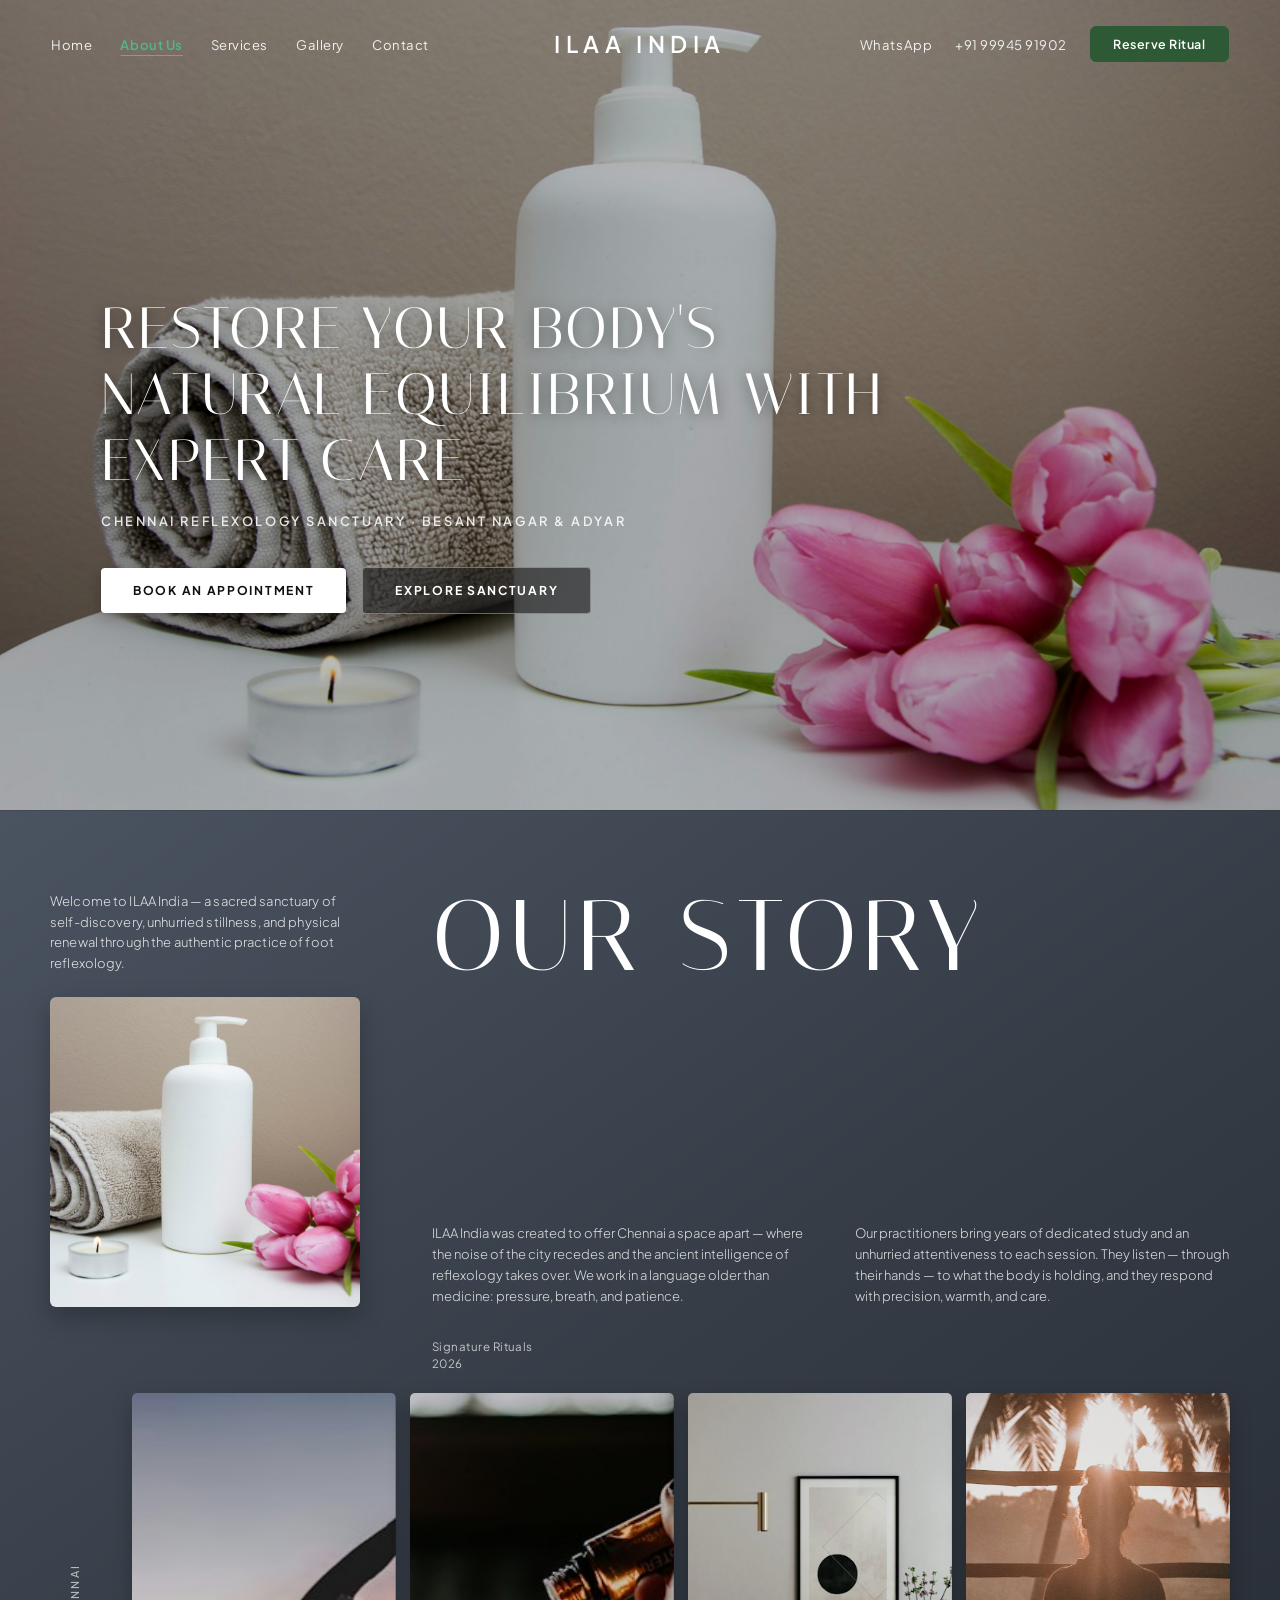
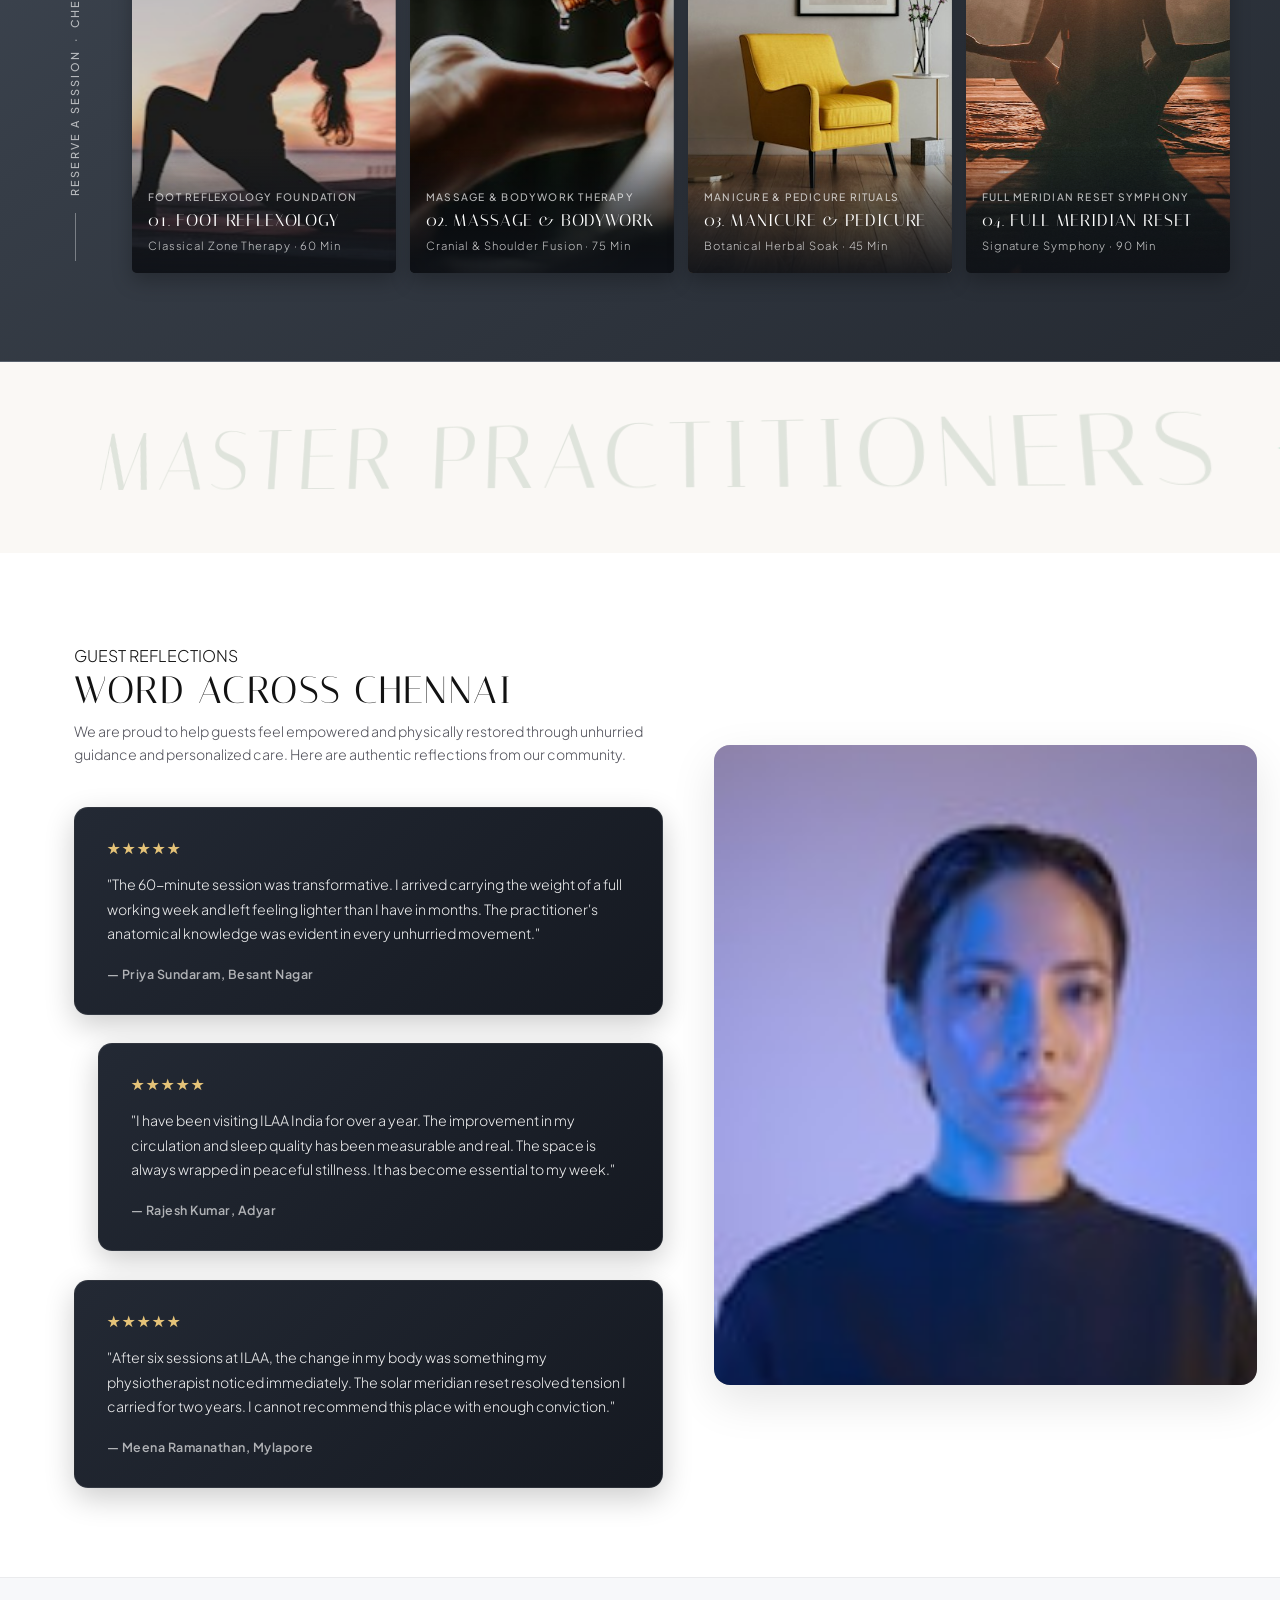
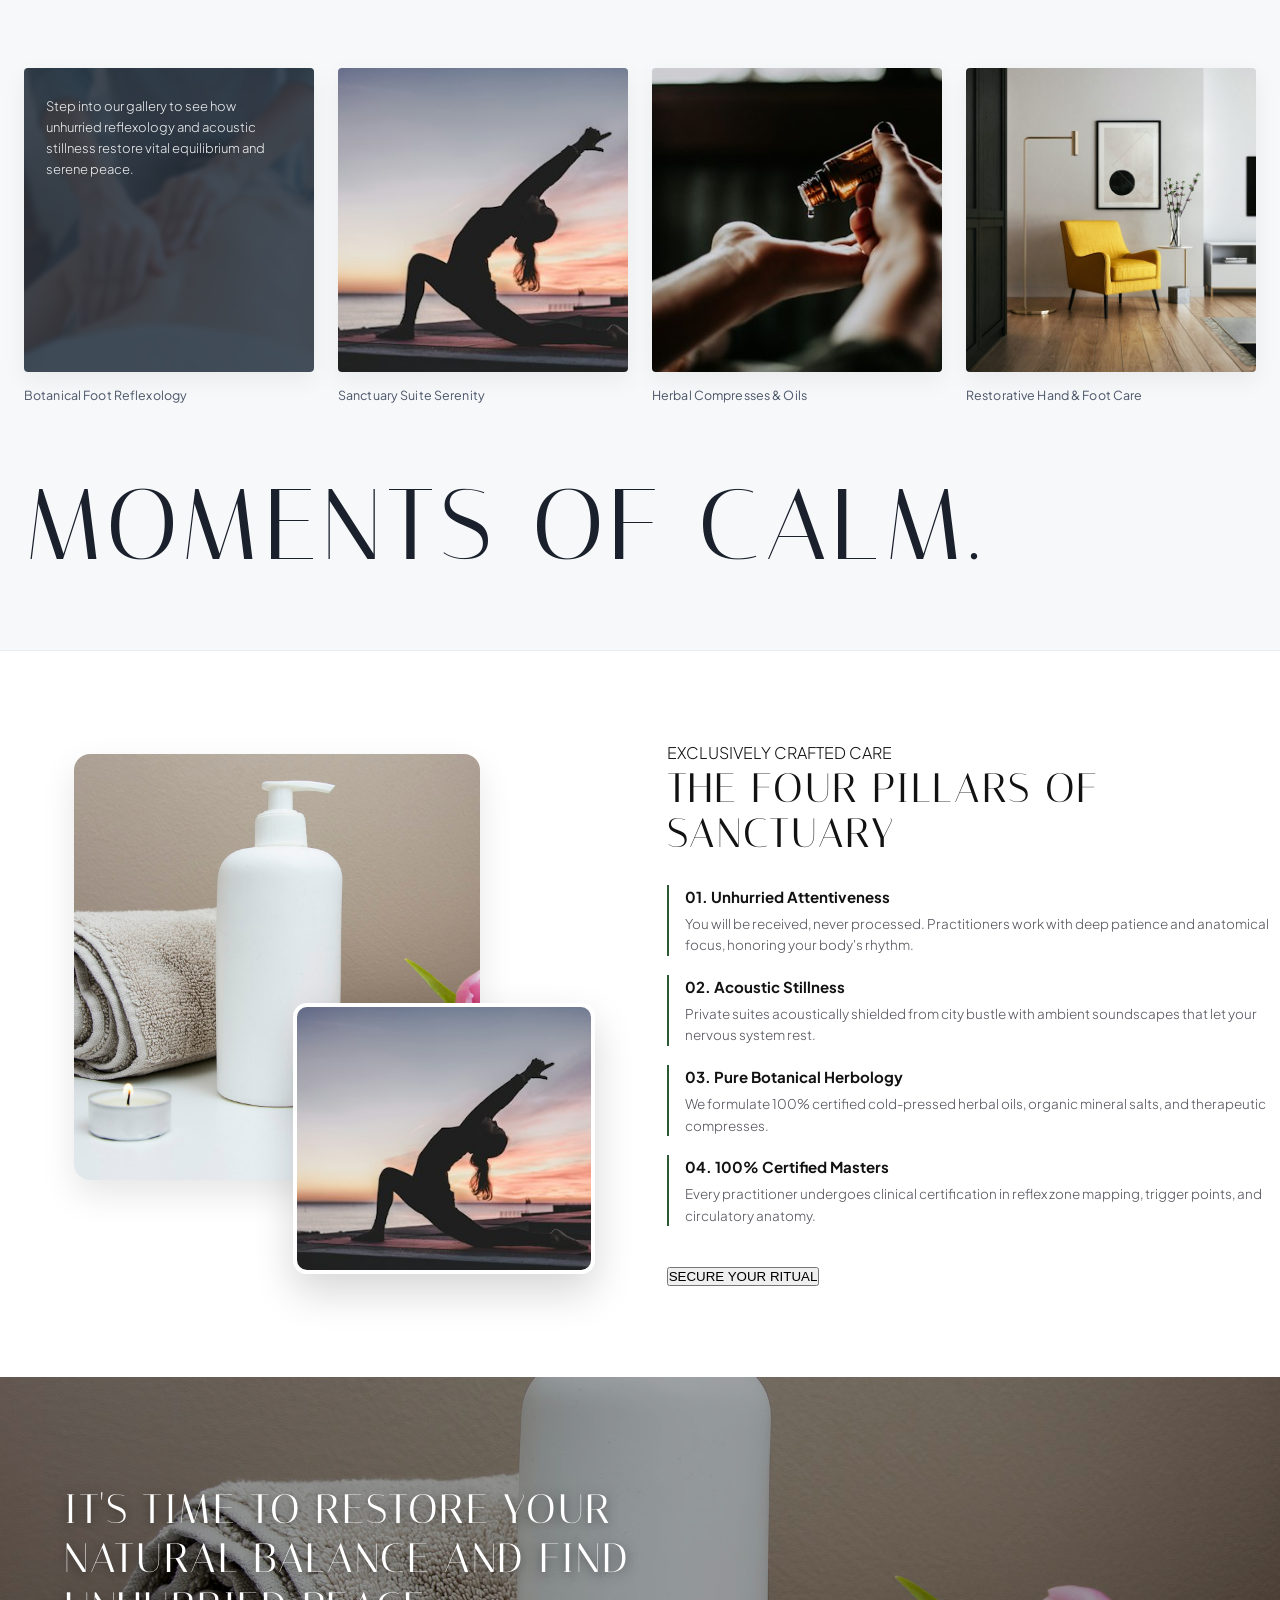
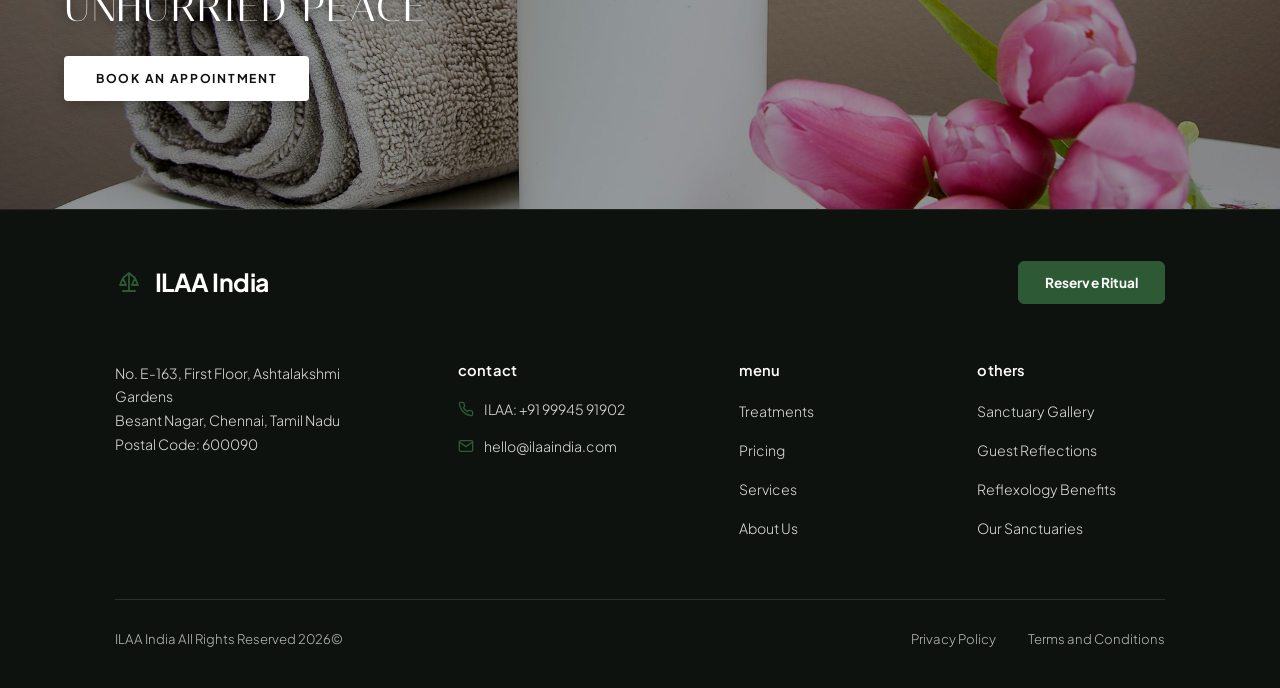
<file: about.html>
<!DOCTYPE html>
<html lang="en">
<head>
  <meta charset="UTF-8">
  <meta name="viewport" content="width=device-width, initial-scale=1.0">
  <title>About Us | ILAA India — Foot Reflexology Sanctuary Chennai</title>
  <meta name="description" content="Discover ILAA India. Chennai's dedicated sanctuary for unhurried reflexology, certified master practitioners, and mindful botanical healing in Besant Nagar & Adyar.">
  <link rel="stylesheet" href="css/style.css?v=4.3">
  <link rel="stylesheet" href="css/about-design.css?v=4.3">
  <link rel="stylesheet" href="css/3d-scroll.css?v=5.5">
  <link rel="icon" href="data:image/svg+xml,<svg xmlns=%22http://www.w3.org/2000/svg%22 viewBox=%220 0 100 100%22><text y=%22.9em%22 font-size=%2290%22>🌿</text></svg>">
</head>
<body class="about-page-body">

  <!-- ==========================================================================
       1. HERO SECTION (Exact Studio Sunsette / Viera Reference Design Match)
       ========================================================================== -->
  <section class="about-viera-hero">
    <!-- Background Image -->
    <div class="about-viera-hero-bg">
      <img src="images/spa-1540555700478-4b.jpg" alt="ILAA India Sanctuary Atmosphere">
    </div>

    <!-- Top Header Navigation (Exact Match to Reference Layout) -->
    <header class="site-header-exact header-hero">
      <nav class="header-left-nav">
        <a href="index.html">Home</a>
        <a href="about.html" class="active">About Us</a>
        <a href="services.html">Services</a>
        <a href="gallery.html">Gallery</a>
        <a href="contact.html">Contact</a>
      </nav>

      <a href="index.html" class="header-center-logo">ILAA INDIA</a>

      <div class="header-right-nav">
        <a href="https://wa.me/919994591902" target="_blank" rel="noopener">WhatsApp</a>
        <a href="tel:+919994591902">+91 99945 91902</a>
        <button class="btn-mova-cta open-booking-modal">Reserve Ritual</button>
        <button class="header-mobile-toggle" aria-label="Toggle Navigation">☰</button>
      </div>
    </header>

    <!-- Centered Editorial Typography Overlay -->
    <div class="about-viera-hero-content">
      <h1 class="about-viera-hero-title">
        RESTORE YOUR BODY'S NATURAL EQUILIBRIUM WITH EXPERT CARE
      </h1>
      <div class="about-viera-hero-subtitle">
        CHENNAI REFLEXOLOGY SANCTUARY · BESANT NAGAR &amp; ADYAR
      </div>
      <div class="about-viera-hero-actions">
        <button class="btn-viera-white open-booking-modal">BOOK AN APPOINTMENT</button>
        <button class="btn-viera-translucent" onclick="document.getElementById('philosophySection').scrollIntoView({behavior: 'smooth'})">EXPLORE SANCTUARY</button>
      </div>
    </div>

    <!-- Empty Spacer for Flex distribution -->
    <div style="height: 20px;"></div>
  </section>

  <!-- ==========================================================================
       2. EDITORIAL ABOUT US & SIGNATURE RITUALS (Exact UI Reference Design Match)
       ========================================================================== -->
  <section class="about-slate-editorial-section" id="philosophySection">
    <div class="about-slate-container">
      
      <!-- Top Row: Left (Intro + 1:1 Square Photo) & Right (2 Text Columns + Huge "ABOUT US" Title) -->
      <div class="about-slate-top-grid">
        
        <!-- Left Column -->
        <div class="about-slate-left-col">
          <p class="about-slate-intro-text">
            Welcome to ILAA India — a sacred sanctuary of self-discovery, unhurried stillness, and physical renewal through the authentic practice of foot reflexology.
          </p>
          <div class="about-slate-portrait-card">
            <img src="images/spa-1540555700478-4b.jpg" alt="ILAA India Sanctuary Atmosphere">
          </div>
        </div>

        <!-- Right Column -->
        <div class="about-slate-right-col">
          <div class="about-slate-mega-title-wrap">
            <h2 class="about-slate-mega-title">OUR STORY</h2>
          </div>

          <div class="about-slate-dual-text-grid">
            <div class="about-slate-col-item">
              <p class="about-slate-col-p">
                ILAA India was created to offer Chennai a space apart — where the noise of the city recedes and the ancient intelligence of reflexology takes over. We work in a language older than medicine: pressure, breath, and patience.
              </p>
            </div>
            <div class="about-slate-col-item">
              <p class="about-slate-col-p">
                Our practitioners bring years of dedicated study and an unhurried attentiveness to each session. They listen — through their hands — to what the body is holding, and they respond with precision, warmth, and care.
              </p>
            </div>
          </div>
        </div>

      </div>

      <!-- Middle Label (Matches "Photo Stories 2024" placement above cards) -->
      <div class="about-slate-mid-label">
        <div>Signature Rituals</div>
        <div>2026</div>
      </div>

      <!-- Bottom Row: Left Vertical Action Label, and 4 Tall Ritual Cards -->
      <div class="about-slate-bottom-section" id="treatmentsStripSection">
        <div class="about-slate-gallery-row">
          
          <!-- Left Vertical Rotated CTA with Line -->
          <div class="about-slate-vertical-cta open-booking-modal" role="button" title="Reserve a Session">
            <span class="about-slate-vertical-text">RESERVE A SESSION &nbsp;·&nbsp; CHENNAI</span>
            <div class="about-slate-vert-line"></div>
          </div>

          <!-- 4 Tall Cards Horizontal Grid -->
          <div class="about-slate-cards-grid">
            
            <!-- Card 1: Foot Reflexology -->
            <div class="about-slate-tall-card" onclick="window.location.href='services.html'">
              <div class="about-slate-card-media">
                <img src="images/spa-1544367567-0f2fc.jpg" alt="Foot Reflexology Foundation">
              </div>
              <div class="about-slate-card-content">
                <span class="about-slate-card-tag">Foot Reflexology Foundation</span>
                <h4 class="about-slate-card-title">01. FOOT REFLEXOLOGY</h4>
                <p class="about-slate-card-meta">Classical Zone Therapy · 60 Min</p>
              </div>
            </div>

            <!-- Card 2: Massage & Bodywork -->
            <div class="about-slate-tall-card" onclick="window.location.href='services.html'">
              <div class="about-slate-card-media">
                <img src="images/spa-1515377905703-c4.jpg" alt="Massage & Bodywork Therapy">
              </div>
              <div class="about-slate-card-content">
                <span class="about-slate-card-tag">Massage &amp; Bodywork Therapy</span>
                <h4 class="about-slate-card-title">02. MASSAGE &amp; BODYWORK</h4>
                <p class="about-slate-card-meta">Cranial &amp; Shoulder Fusion · 75 Min</p>
              </div>
            </div>

            <!-- Card 3: Manicure & Pedicure -->
            <div class="about-slate-tall-card" onclick="window.location.href='services.html'">
              <div class="about-slate-card-media">
                <img src="images/spa-1586023492125-27.jpg" alt="Manicure & Pedicure Rituals">
              </div>
              <div class="about-slate-card-content">
                <span class="about-slate-card-tag">Manicure &amp; Pedicure Rituals</span>
                <h4 class="about-slate-card-title">03. MANICURE &amp; PEDICURE</h4>
                <p class="about-slate-card-meta">Botanical Herbal Soak · 45 Min</p>
              </div>
            </div>

            <!-- Card 4: Full Meridian Reset -->
            <div class="about-slate-tall-card" onclick="window.location.href='services.html'">
              <div class="about-slate-card-media">
                <img src="images/spa-1506126613408-ec.jpg" alt="Full Meridian Reset Symphony">
              </div>
              <div class="about-slate-card-content">
                <span class="about-slate-card-tag">Full Meridian Reset Symphony</span>
                <h4 class="about-slate-card-title">04. FULL MERIDIAN RESET</h4>
                <p class="about-slate-card-meta">Signature Symphony · 90 Min</p>
              </div>
            </div>

          </div>

        </div>

      </div>

    </div>
  </section>



  <!-- ==========================================================================
       3D KINETIC TYPOGRAPHY TRACK (Slides & Tilts in 3D Space on Scroll)
       ========================================================================== -->
  <div class="kinetic-3d-floating-text" aria-hidden="true">
    <div class="kinetic-3d-track">
      <span class="kinetic-3d-word">MASTER PRACTITIONERS <span>✦</span> UNHURRIED STILLNESS <span>✦</span> BESANT NAGAR &amp; ADYAR <span>✦</span> REBALANCED MERIDIANS</span>
      <span class="kinetic-3d-word">MASTER PRACTITIONERS <span>✦</span> UNHURRIED STILLNESS <span>✦</span> BESANT NAGAR &amp; ADYAR <span>✦</span> REBALANCED MERIDIANS</span>
    </div>
  </div>
  <section class="about-reviews-feature-section" id="reviewsSection">
    <div class="about-container">
      
      <div class="about-reviews-grid">
        
        <!-- Left: Reviews Stack & Header -->
        <div class="about-reviews-left-col">
          
          <div class="about-reviews-header-wrap">
            <span class="about-eyebrow-tag">GUEST REFLECTIONS</span>
            <h2 class="about-reviews-heading">WORD ACROSS CHENNAI</h2>
            <p class="about-reviews-subtext">
              We are proud to help guests feel empowered and physically restored through unhurried guidance and personalized care. Here are authentic reflections from our community.
            </p>
          </div>

          <div class="about-review-cards-stack">
            
            <!-- Review 1 -->
            <div class="about-review-single-card">
              <div class="about-review-stars">★★★★★</div>
              <p class="about-review-quote">
                "The 60-minute session was transformative. I arrived carrying the weight of a full working week and left feeling lighter than I have in months. The practitioner's anatomical knowledge was evident in every unhurried movement."
              </p>
              <span class="about-review-author-tag">— Priya Sundaram, Besant Nagar</span>
            </div>

            <!-- Review 2 -->
            <div class="about-review-single-card">
              <div class="about-review-stars">★★★★★</div>
              <p class="about-review-quote">
                "I have been visiting ILAA India for over a year. The improvement in my circulation and sleep quality has been measurable and real. The space is always wrapped in peaceful stillness. It has become essential to my week."
              </p>
              <span class="about-review-author-tag">— Rajesh Kumar, Adyar</span>
            </div>

            <!-- Review 3 -->
            <div class="about-review-single-card">
              <div class="about-review-stars">★★★★★</div>
              <p class="about-review-quote">
                "After six sessions at ILAA, the change in my body was something my physiotherapist noticed immediately. The solar meridian reset resolved tension I carried for two years. I cannot recommend this place with enough conviction."
              </p>
              <span class="about-review-author-tag">— Meena Ramanathan, Mylapore</span>
            </div>

          </div>

        </div>

        <!-- Right: Large Serene Portrait of Radiant Guest -->
        <div class="about-reviews-portrait-box">
          <img src="images/spa-1534528741775-53.jpg" alt="Radiant Guest at ILAA India Sanctuary">
        </div>

      </div>

    </div>
  </section>

  <!-- ==========================================================================
       6. MOMENTS OF RESTORATION & CALM (Exact UI Reference Design Match)
       ========================================================================== -->
  <section class="about-fashion-gallery-section" id="momentsSection">
    <div class="about-container-wide">
      
      <!-- 4-Card Horizontal Grid -->
      <div class="about-fashion-cards-grid">
        
        <!-- Card 1: Quote Overlay + Botanical Foot Reflexology -->
        <div class="about-fashion-card-item">
          <div class="about-fashion-photo-box about-fashion-quote-box">
            <img src="images/spa-1519823551278-64.jpg" alt="Botanical Foot Reflexology">
            <div class="about-fashion-quote-overlay">
              <p class="about-fashion-quote-p">
                Step into our gallery to see how unhurried reflexology and acoustic stillness restore vital equilibrium and serene peace.
              </p>
            </div>
          </div>
          <span class="about-fashion-card-caption">Botanical Foot Reflexology</span>
        </div>

        <!-- Card 2: Sanctuary Suite Serenity -->
        <div class="about-fashion-card-item">
          <div class="about-fashion-photo-box">
            <img src="images/spa-1544367567-0f2fc.jpg" alt="Sanctuary Suite Serenity">
          </div>
          <span class="about-fashion-card-caption">Sanctuary Suite Serenity</span>
        </div>

        <!-- Card 3: Herbal Compresses & Oils -->
        <div class="about-fashion-card-item">
          <div class="about-fashion-photo-box">
            <img src="images/spa-1515377905703-c4.jpg" alt="Herbal Compresses & Oils">
          </div>
          <span class="about-fashion-card-caption">Herbal Compresses &amp; Oils</span>
        </div>

        <!-- Card 4: Restorative Hand & Foot Care -->
        <div class="about-fashion-card-item">
          <div class="about-fashion-photo-box">
            <img src="images/spa-1586023492125-27.jpg" alt="Restorative Hand & Foot Care">
          </div>
          <span class="about-fashion-card-caption">Restorative Hand &amp; Foot Care</span>
        </div>

      </div>

      <!-- Bottom Giant Display Title (Matches "ОТЗЫВЫ FASHION." from Reference) -->
      <div class="about-fashion-mega-title-wrap">
        <h2 class="about-fashion-mega-title">MOMENTS OF CALM.</h2>
      </div>

    </div>
  </section>

  <!-- ==========================================================================
       7. "STANDARDS OF SANCTUARY" / OVERLAPPING FEATURE (Image 4 Style)
       ========================================================================== -->
  <section class="about-standards-overlap-section">
    <div class="about-container">
      
      <div class="about-standards-grid">
        
        <!-- Left: Staggered Overlapping Photo Frames -->
        <div class="about-overlap-photos-wrap">
          <div class="about-overlap-img-main">
            <img src="images/spa-1540555700478-4b.jpg" alt="Sanctuary Private Suite">
          </div>
          <div class="about-overlap-img-sub">
            <img src="images/spa-1544367567-0f2fc.jpg" alt="Pure Botanical Herbology">
          </div>
        </div>

        <!-- Right: Standards List & Narrative -->
        <div class="about-standards-info-col">
          <span class="about-eyebrow-tag">EXCLUSIVELY CRAFTED CARE</span>
          <h2 class="about-standards-heading">THE FOUR PILLARS OF SANCTUARY</h2>
          
          <div class="about-standards-list">
            
            <div class="about-standard-item">
              <span class="about-standard-name">01. Unhurried Attentiveness</span>
              <span class="about-standard-desc">You will be received, never processed. Practitioners work with deep patience and anatomical focus, honoring your body's rhythm.</span>
            </div>

            <div class="about-standard-item">
              <span class="about-standard-name">02. Acoustic Stillness</span>
              <span class="about-standard-desc">Private suites acoustically shielded from city bustle with ambient soundscapes that let your nervous system rest.</span>
            </div>

            <div class="about-standard-item">
              <span class="about-standard-name">03. Pure Botanical Herbology</span>
              <span class="about-standard-desc">We formulate 100% certified cold-pressed herbal oils, organic mineral salts, and therapeutic compresses.</span>
            </div>

            <div class="about-standard-item">
              <span class="about-standard-name">04. 100% Certified Masters</span>
              <span class="about-standard-desc">Every practitioner undergoes clinical certification in reflex zone mapping, trigger points, and circulatory anatomy.</span>
            </div>

          </div>

          <div>
            <button class="btn-viera-dark open-booking-modal">SECURE YOUR RITUAL</button>
          </div>
        </div>

      </div>

    </div>
  </section>

  <!-- ==========================================================================
       8. FULL-WIDTH HIGH-IMPACT BANNER (Image 4 Style)
       ========================================================================== -->
  <section class="about-cinematic-banner">
    <div class="about-cinematic-banner-bg">
      <img src="images/spa-1540555700478-4b.jpg" alt="ILAA India Serene Atmosphere">
    </div>
    <div class="about-cinematic-banner-content">
      <h2 class="about-cinematic-banner-title">
        IT'S TIME TO RESTORE YOUR NATURAL BALANCE AND FIND UNHURRIED PEACE
      </h2>
      <button class="btn-viera-white open-booking-modal">BOOK AN APPOINTMENT</button>
    </div>
  </section>

  <!-- ==========================================================================
       9. FOOTER (Original Signature Brand Footer)
       ========================================================================== -->
  <footer class="footer-exact-wrap">
    <div class="footer-exact-box">
      
      <!-- Top Bar: Logo Icon + Brand Title & Free Consultation / Reserve Button -->
      <div class="footer-top-bar-clean">
        <a href="index.html" class="footer-brand-logo-wrap">
          <div class="footer-brand-icon">
            <svg width="24" height="24" viewBox="0 0 24 24" fill="none" stroke="currentColor" stroke-width="1.8" stroke-linecap="round" stroke-linejoin="round">
              <path d="M12 3v18M6 8l6-5 6 5M6 8l-3 7h6l-3-7zm12 0l-3 7h6l-3-7zM6 21h12"/>
            </svg>
          </div>
          <span class="footer-brand-name">ILAA India</span>
        </a>

        <button class="footer-top-btn open-booking-modal">
          Reserve Ritual
        </button>
      </div>

      <!-- Main 4-Column Grid -->
      <div class="footer-main-columns-grid">
        
        <!-- Column 1: Address -->
        <div class="footer-address-col">
          <p>
            No. E-163, First Floor, Ashtalakshmi Gardens<br>
            Besant Nagar, Chennai, Tamil Nadu<br>
            Postal Code: 600090
          </p>
        </div>

        <!-- Column 2: Contact -->
        <div class="footer-col-nav">
          <h4 class="footer-col-heading">Contact</h4>
          <div class="footer-contact-links">
            <a href="tel:+919994591902" class="footer-contact-item">
              <svg viewBox="0 0 24 24" fill="none" stroke="currentColor" stroke-width="2" stroke-linecap="round" stroke-linejoin="round"><path d="M22 16.92v3a2 2 0 0 1-2.18 2 19.79 19.79 0 0 1-8.63-3.07 19.5 19.5 0 0 1-6-6 19.79 19.79 0 0 1-3.07-8.67A2 2 0 0 1 4.11 2h3a2 2 0 0 1 2 1.72 12.84 12.84 0 0 0 .7 2.81 2 2 0 0 1-.45 2.11L8.09 9.91a16 16 0 0 0 6 6l1.27-1.27a2 2 0 0 1 2.11-.45 12.84 12.84 0 0 0 2.81.7A2 2 0 0 1 22 16.92z"></path></svg>
              <span>ILAA: +91 99945 91902</span>
            </a>
            <a href="mailto:hello@ilaaindia.com" class="footer-contact-item">
              <svg viewBox="0 0 24 24" fill="none" stroke="currentColor" stroke-width="2" stroke-linecap="round" stroke-linejoin="round"><path d="M4 4h16c1.1 0 2 .9 2 2v12c0 1.1-.9 2-2 2H4c-1.1 0-2-.9-2-2V6c0-1.1.9-2 2-2z"></path><polyline points="22,6 12,13 2,6"></polyline></svg>
              <span>hello@ilaaindia.com</span>
            </a>
          </div>
        </div>

        <!-- Column 3: Menu -->
        <div class="footer-col-nav">
          <h4 class="footer-col-heading">Menu</h4>
          <ul class="footer-links-list">
            <li><a href="index.html#treatmentsSection">Treatments</a></li>
            <li><a href="index.html#pricing">Pricing</a></li>
            <li><a href="services.html">Services</a></li>
            <li><a href="about.html">About Us</a></li>
          </ul>
        </div>

        <!-- Column 4: Others -->
        <div class="footer-col-nav">
          <h4 class="footer-col-heading">Others</h4>
          <ul class="footer-links-list">
            <li><a href="gallery.html">Sanctuary Gallery</a></li>
            <li><a href="index.html#experienceSection">Guest Reflections</a></li>
            <li><a href="services.html#benefits">Reflexology Benefits</a></li>
            <li><a href="contact.html">Our Sanctuaries</a></li>
          </ul>
        </div>

      </div>

      <!-- Bottom Sub-Bar -->
      <div class="footer-sub-bar-clean">
        <div class="footer-copyright">
          ILAA India All Rights Reserved 2026©
        </div>
        <div class="footer-legal-links">
          <a href="privacy-policy.html">Privacy Policy</a>
          <a href="terms-of-use.html">Terms and Conditions</a>
        </div>
      </div>

    </div>
  </footer>

  <!-- Booking Modal -->
  <div class="modal-backdrop" id="bookingModal">
    <div class="modal-content">
      <div class="modal-header">
        <h3>Reserve Your Ritual</h3>
        <button class="modal-close-btn" id="closeBookingModal" aria-label="Close modal">&times;</button>
      </div>
      <div class="modal-body">
        <p class="modal-subtitle">
          Fill out your details below. Our front desk concierge will instantly confirm availability via WhatsApp.
        </p>

        <form id="appointmentForm">
          <div class="form-row">
            <div class="form-group">
              <label class="form-label" for="bookingName">Your Full Name *</label>
              <input type="text" id="bookingName" class="form-input" placeholder="e.g. Priya Sundaram" required>
            </div>
            <div class="form-group">
              <label class="form-label" for="bookingPhone">Phone Number *</label>
              <input type="tel" id="bookingPhone" class="form-input" placeholder="+91 99945 91902" required>
            </div>
          </div>
          <div class="form-group">
            <label class="form-label" for="treatmentSelect">Select Treatment Ritual *</label>
            <select id="treatmentSelect" class="form-select" required>
              <option value="Classical Foot Reflexology (60 min)">Classical Foot Reflexology (60 min) — ₹1,500</option>
              <option value="Express Foot Reflexology (30 min)">Express Foot Reflexology (30 min) — ₹900</option>
              <option value="Foot & Back Fusion Combo (75 min)">Foot & Back Fusion Combo (75 min) — ₹1,850</option>
              <option value="Signature Full Body Symphony (90 min)">Signature Full Body Symphony (90 min) — ₹2,400</option>
            </select>
          </div>
          <div class="form-row">
            <div class="form-group">
              <label class="form-label" for="bookingDate">Preferred Date *</label>
              <input type="date" id="bookingDate" class="form-input" required>
            </div>
            <div class="form-group">
              <label class="form-label" for="bookingTime">Preferred Time Slot *</label>
              <select id="bookingTime" class="form-select" required>
                <option value="Morning (10:00 AM - 1:00 PM)">Morning (10:00 AM - 1:00 PM)</option>
                <option value="Afternoon (1:00 PM - 5:00 PM)">Afternoon (1:00 PM - 5:00 PM)</option>
                <option value="Evening (5:00 PM - 8:00 PM)">Evening (5:00 PM - 8:00 PM)</option>
              </select>
            </div>
          </div>
          <button type="submit" class="modal-submit-btn">
            CONFIRM &amp; BOOK VIA WHATSAPP (+91 99945 91902) &rarr;
          </button>
        </form>
      </div>
    </div>
  </div>

  <script src="js/main.js"></script>
</body>
</html>
</file>
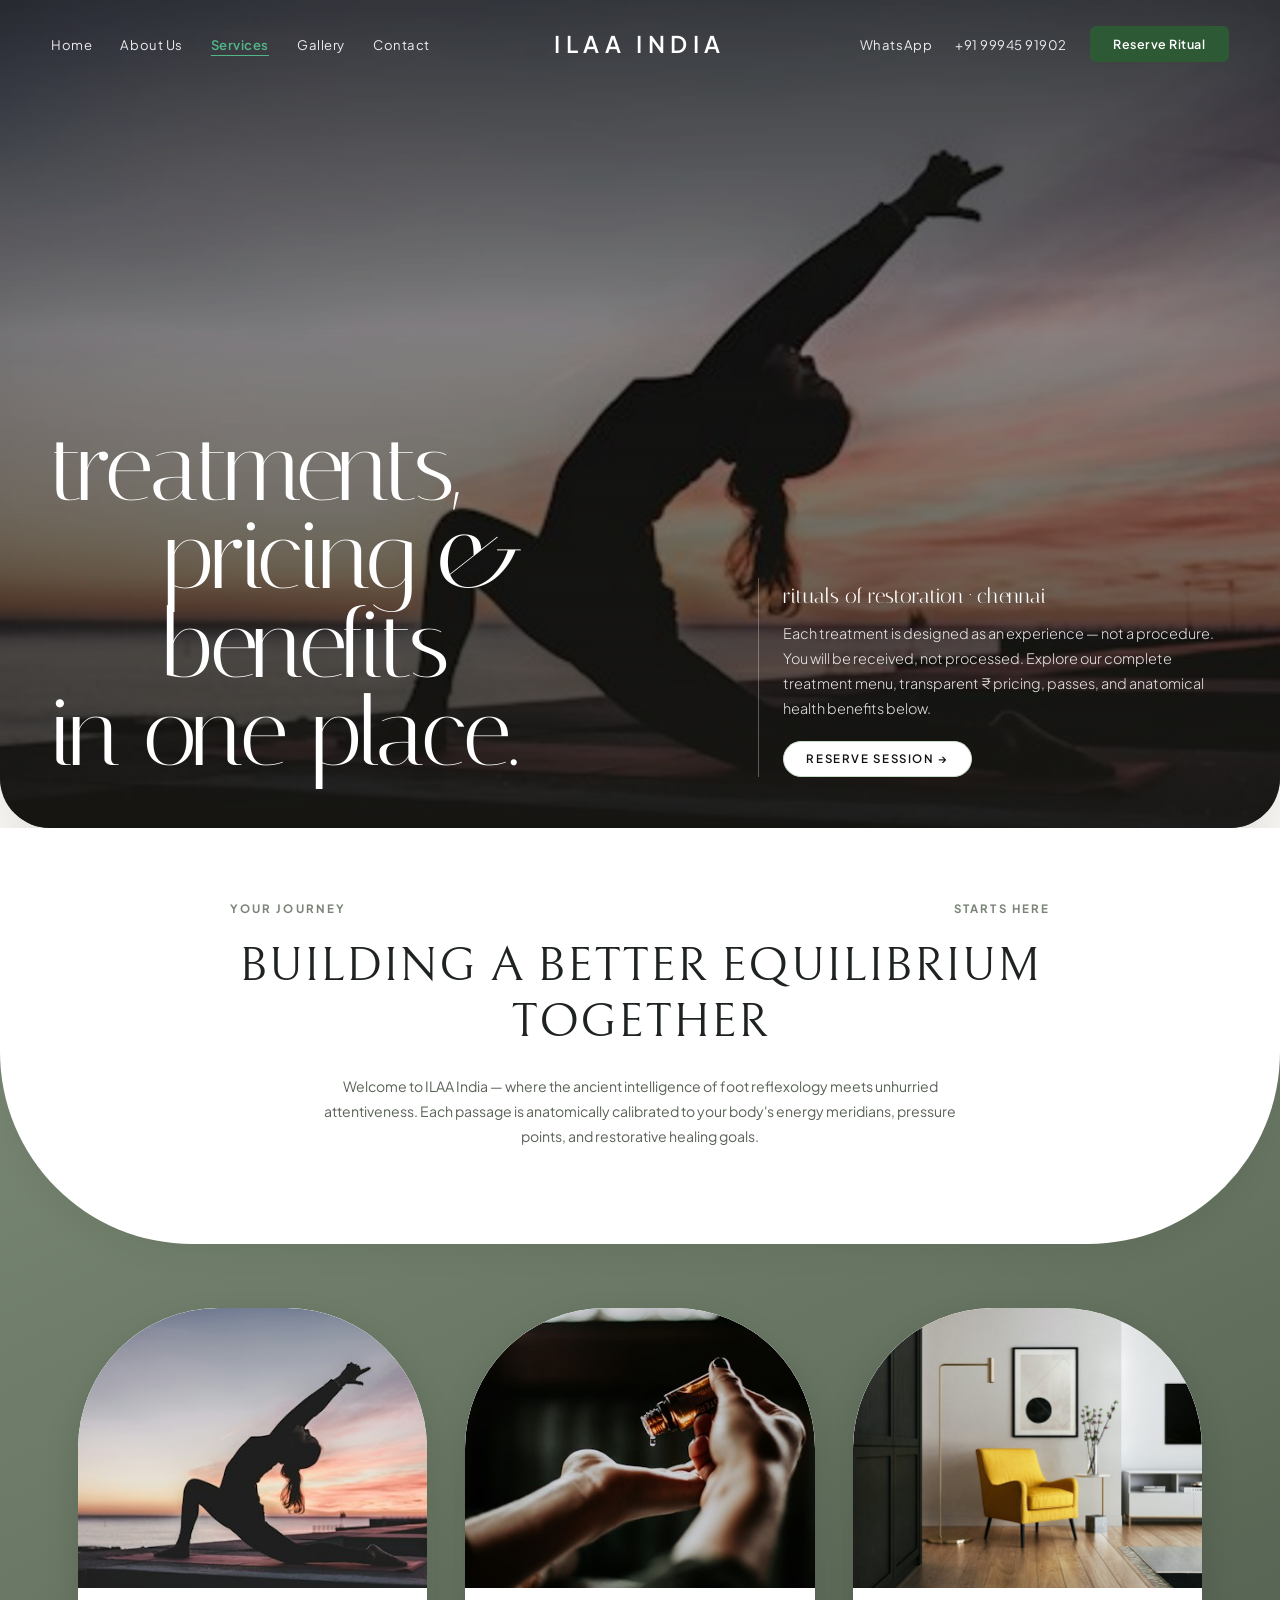
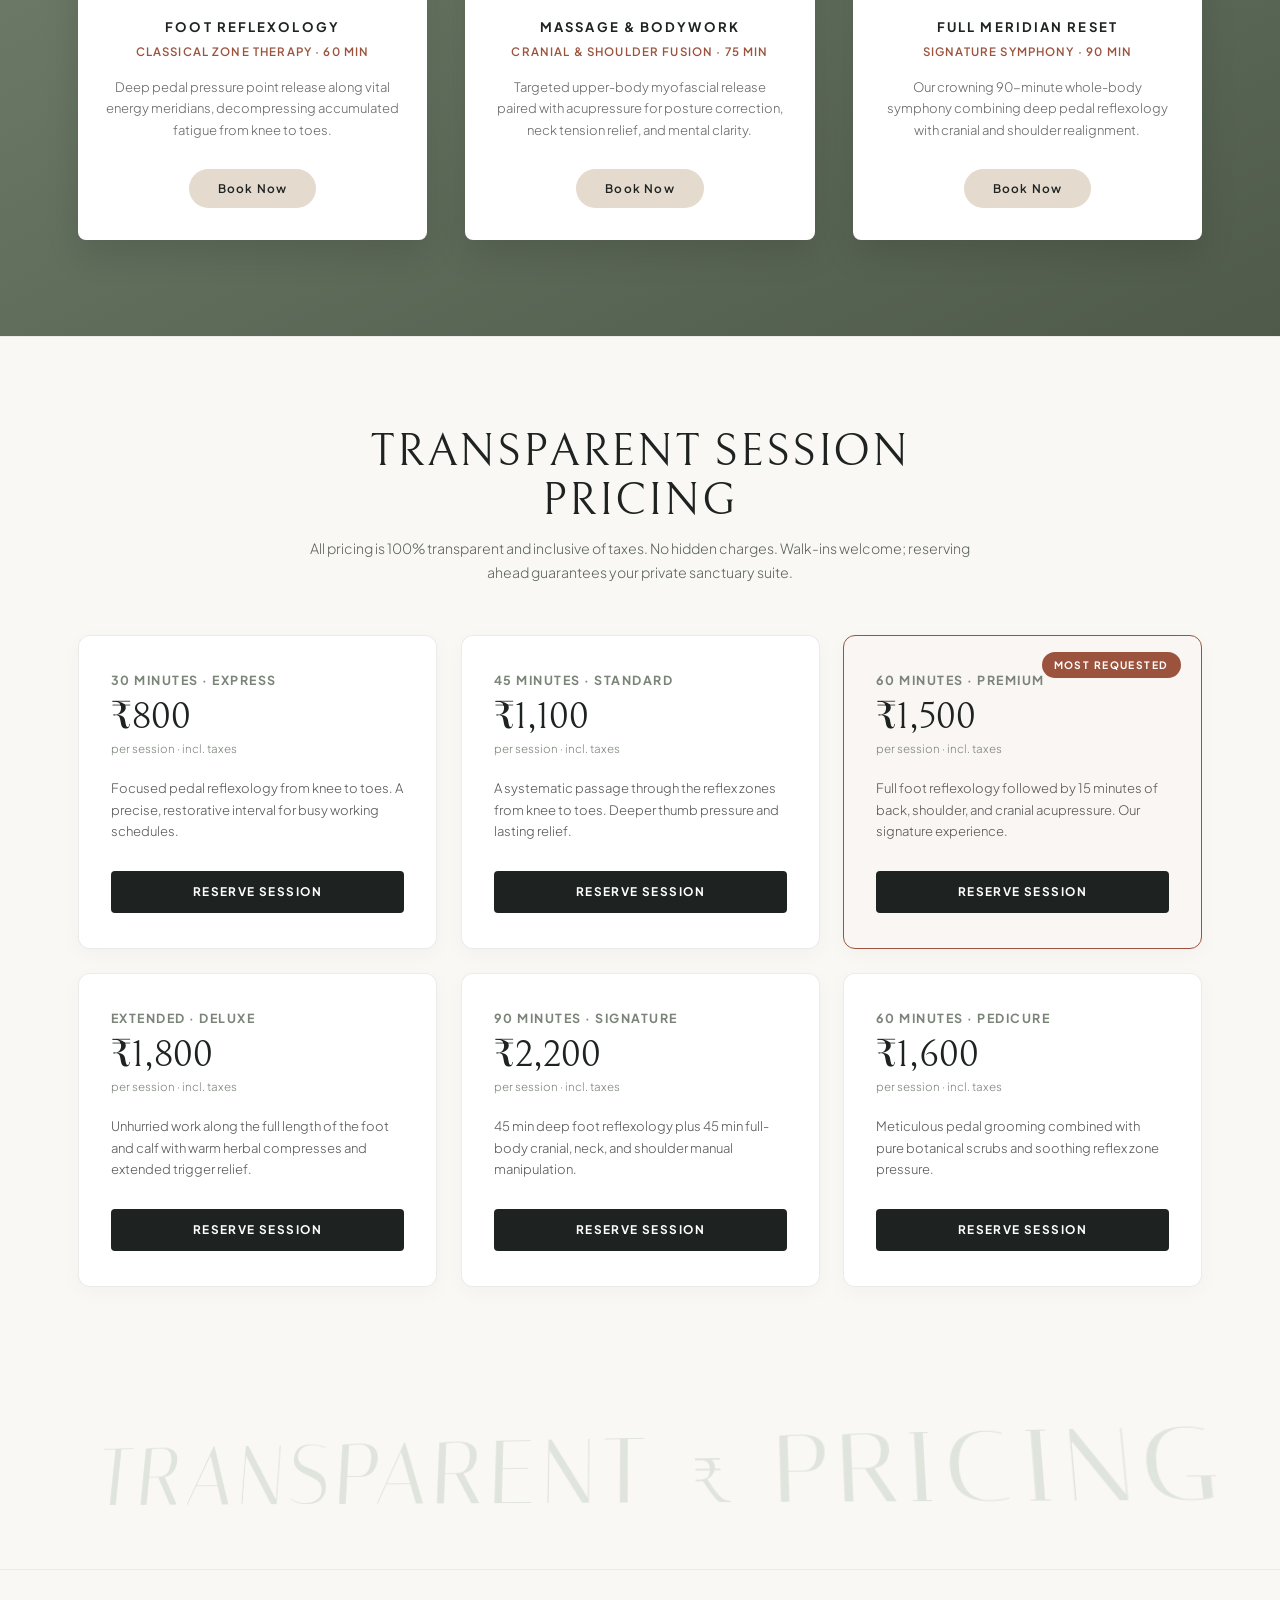
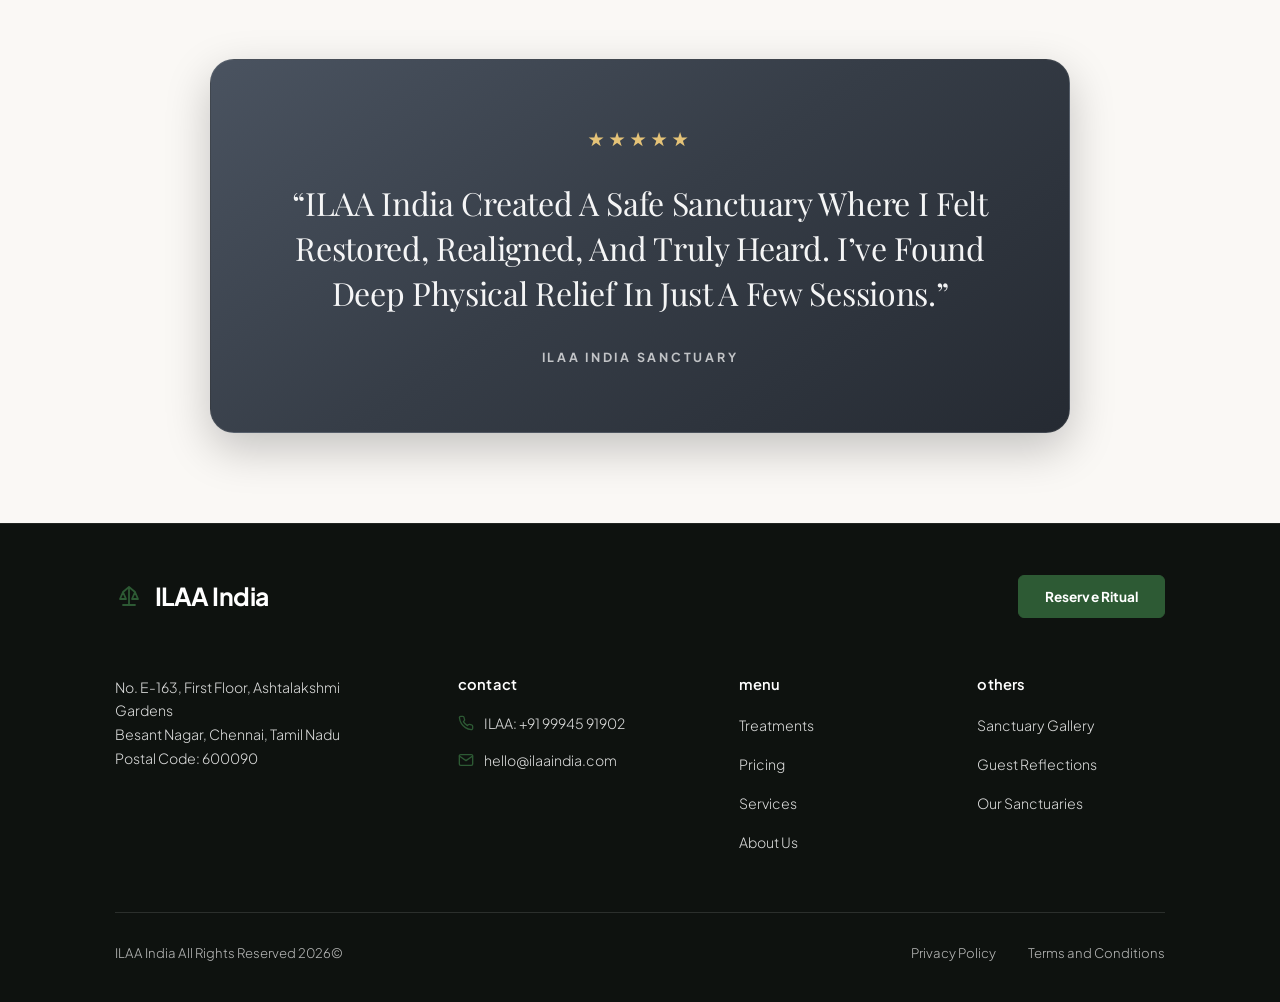
<file: benefits.html>
<!DOCTYPE html>
<html lang="en">
<head>
  <meta charset="UTF-8">
  <meta http-equiv="refresh" content="0; url=services.html#benefits">
  <meta name="viewport" content="width=device-width, initial-scale=1.0">
  <title>Reflexology Science & Benefits | ILAA India Spa Chennai</title>
  <script>window.location.href = "services.html#benefits";</script>
</head>
<body style="font-family: sans-serif; text-align: center; padding: 4rem; background-color: #140b07; color: #FFF;">
  <h2>Redirecting to unified Services &amp; Benefits page...</h2>
  <p><a href="services.html#benefits" style="color: #FFB380; font-weight: bold;">Click here if you are not redirected automatically</a></p>
</body>
</html>
</file>
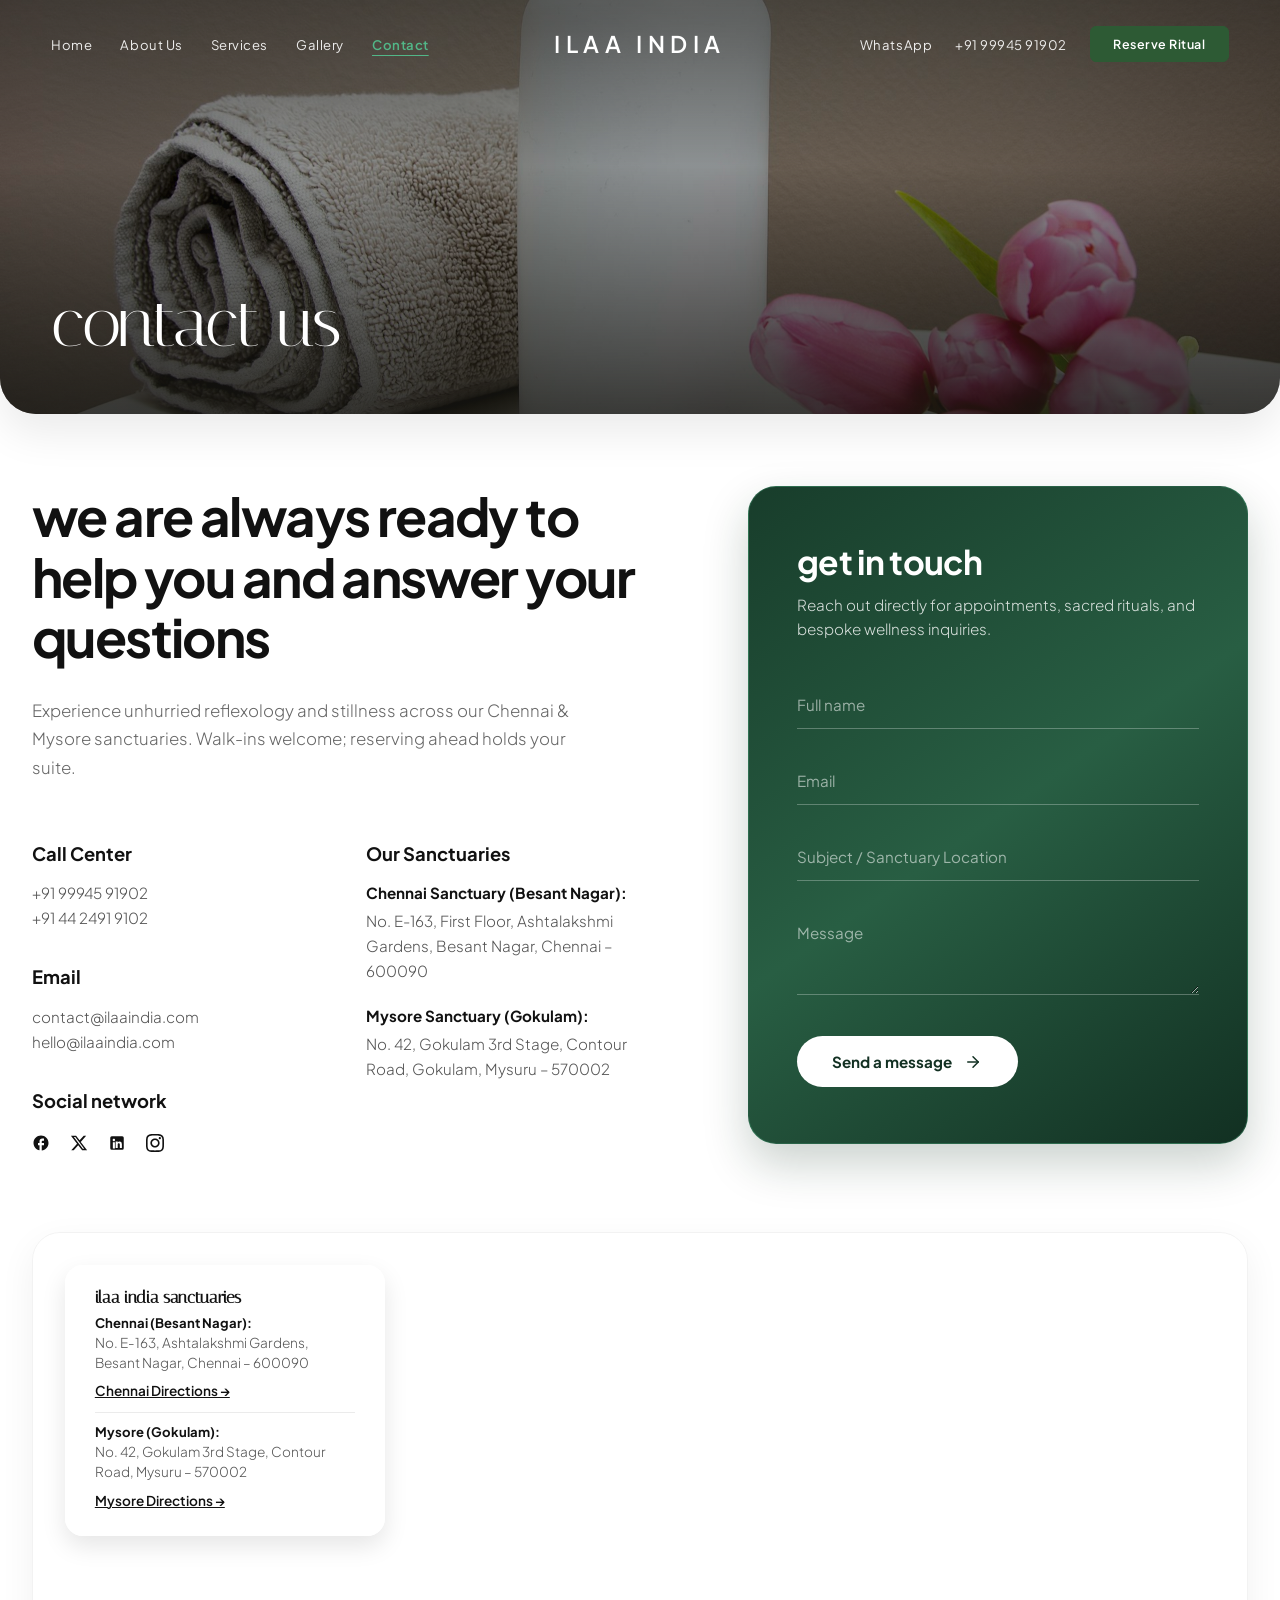
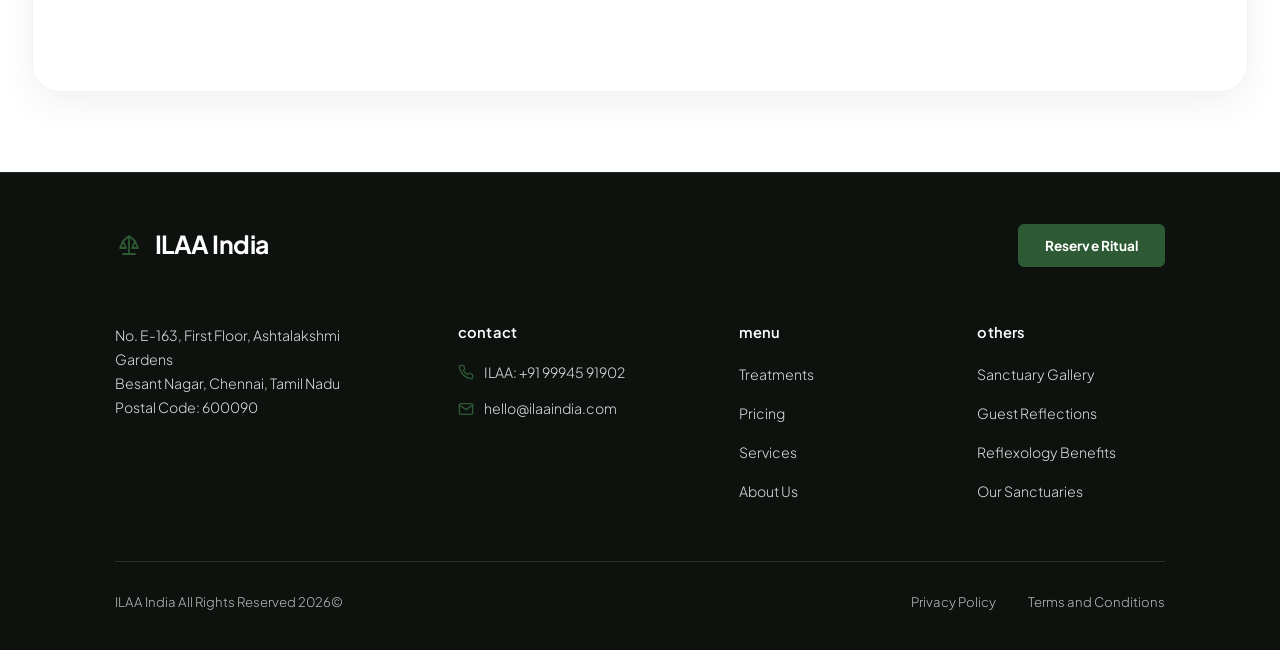
<file: contact.html>
<!DOCTYPE html>
<html lang="en">
<head>
  <meta charset="UTF-8">
  <meta name="viewport" content="width=device-width, initial-scale=1.0">
  <title>Contact & Sanctuary Locations | ILAA India — Foot Reflexology Sanctuary</title>
  <meta name="description" content="Get in touch with ILAA India. Visit our tranquil foot reflexology sanctuaries in Chennai (Besant Nagar) and Mysore. Phone: +91 99945 91902. Open 7 days a week.">
  <link rel="stylesheet" href="css/style.css?v=5.2">
  <link rel="stylesheet" href="css/contact-design.css?v=5.2">
  <link rel="stylesheet" href="css/3d-scroll.css?v=5.2">
  <link rel="icon" href="data:image/svg+xml,<svg xmlns=%22http://www.w3.org/2000/svg%22 viewBox=%220 0 100 100%22><text y=%22.9em%22 font-size=%2290%22>🌿</text></svg>">
</head>
<body class="contact-page-body">

  <!-- ==========================================================================
       1. ORIGINAL ARCHED HERO SECTION & NAVIGATION (Preserved 100%)
       ========================================================================== -->
  <section class="hero-wrapper">
    <div class="hero-box">
      <!-- Background Photo -->
      <div class="hero-bg-img">
        <img src="images/spa-1540555700478-4b.jpg" alt="ILAA India Sanctuaries Chennai and Mysore">
      </div>

      <!-- Top Header Navigation -->
      <header class="site-header-exact header-hero">
        <nav class="header-left-nav">
          <a href="index.html">Home</a>
          <a href="about.html">About Us</a>
          <a href="services.html">Services</a>
          <a href="gallery.html">Gallery</a>
          <a href="contact.html" class="active">Contact</a>
        </nav>

        <a href="index.html" class="header-center-logo">ILAA INDIA</a>

        <div class="header-right-nav">
          <a href="https://wa.me/919994591902" target="_blank" rel="noopener">WhatsApp</a>
          <a href="tel:+919994591902">+91 99945 91902</a>
          <button class="btn-mova-cta open-booking-modal">Reserve Ritual</button>
          <button class="header-mobile-toggle" aria-label="Toggle Navigation">☰</button>
        </div>
      </header>

      <!-- Bottom Headline -->
      <div class="hero-bottom-content" style="display: flex; align-items: flex-end; justify-content: space-between;">
        <div>
          <h1 class="hero-main-title" style="margin: 0;">
            Contact Us
          </h1>
        </div>
      </div>
    </div>
  </section>

  <!-- ==========================================================================
       2. MAIN SPLIT SECTION (Left Info + Right Form Card Reference Design)
       ========================================================================== -->
  <section class="contact-main-section" id="contactMain" style="padding-top: 5rem;">
    <div class="contact-container">
      <div class="contact-split-grid">
        
        <!-- Left Column: Details & 4 Info Cards -->
        <div class="contact-left-col">
          <h2 class="contact-main-heading">
            We are always ready to help you and answer your questions
          </h2>
          <p class="contact-description">
            Experience unhurried reflexology and stillness across our Chennai &amp; Mysore sanctuaries. Walk-ins welcome; reserving ahead holds your suite.
          </p>

          <!-- 2-Column Info Blocks: Left (Call, Email, Social) & Right (Sanctuaries) -->
          <div class="contact-info-grid">
            
            <!-- Left Info Column: Call Center, Email, Social -->
            <div style="display: flex; flex-direction: column; gap: 2rem;">
              <!-- Block 1: Call Center -->
              <div class="contact-info-block">
                <span class="contact-info-title">Call Center</span>
                <a href="tel:+919994591902" class="contact-info-text">+91 99945 91902</a>
                <a href="tel:+914424919102" class="contact-info-text">+91 44 2491 9102</a>
              </div>

              <!-- Block 2: Email -->
              <div class="contact-info-block">
                <span class="contact-info-title">Email</span>
                <a href="mailto:contact@ilaaindia.com" class="contact-info-text">contact@ilaaindia.com</a>
                <a href="mailto:hello@ilaaindia.com" class="contact-info-text">hello@ilaaindia.com</a>
              </div>

              <!-- Block 3: Social network -->
              <div class="contact-info-block">
                <span class="contact-info-title">Social network</span>
                <div class="contact-social-row">
                  <a href="https://facebook.com" target="_blank" rel="noopener" aria-label="Facebook">
                    <svg width="18" height="18" viewBox="0 0 24 24" fill="currentColor"><path d="M22 12c0-5.52-4.48-10-10-10S2 6.48 2 12c0 4.84 3.44 8.87 8 9.8V15H8v-3h2V9.5C10 7.57 11.57 6 13.5 6H16v3h-2c-.55 0-1 .45-1 1v2h3v3h-3v6.95C18.05 21.45 22 17.19 22 12z"/></svg>
                  </a>
                  <a href="https://twitter.com" target="_blank" rel="noopener" aria-label="Twitter">
                    <svg width="18" height="18" viewBox="0 0 24 24" fill="currentColor"><path d="M18.244 2.25h3.308l-7.227 8.26 8.502 11.24H16.17l-5.214-6.817L4.99 21.75H1.68l7.73-8.835L1.254 2.25H8.08l4.713 6.231zm-1.161 17.52h1.833L7.084 4.126H5.117z"/></svg>
                  </a>
                  <a href="https://linkedin.com" target="_blank" rel="noopener" aria-label="LinkedIn">
                    <svg width="18" height="18" viewBox="0 0 24 24" fill="currentColor"><path d="M19 3a2 2 0 0 1 2 2v14a2 2 0 0 1-2 2H5a2 2 0 0 1-2-2V5a2 2 0 0 1 2-2h14m-.5 15.5v-5.3a3.26 3.26 0 0 0-3.26-3.26c-.85 0-1.84.52-2.28 1.3v-1.11h-2.79v8.37h2.79v-4.93c0-.77.62-1.4 1.39-1.4a1.4 1.4 0 0 1 1.4 1.4v4.93h2.75M6.46 10.9v8.37H9.2V10.9H6.46M7.83 6.45c-.9 0-1.63.73-1.63 1.63s.73 1.63 1.63 1.63 1.63-.73 1.63-1.63-.73-1.63-1.63-1.63z"/></svg>
                  </a>
                  <a href="https://instagram.com" target="_blank" rel="noopener" aria-label="Instagram">
                    <svg width="18" height="18" viewBox="0 0 24 24" fill="currentColor"><path d="M12 2.163c3.204 0 3.584.012 4.85.07 3.252.148 4.771 1.691 4.919 4.919.058 1.265.069 1.645.069 4.849 0 3.205-.012 3.584-.069 4.849-.149 3.225-1.664 4.771-4.919 4.919-1.266.058-1.644.07-4.85.07-3.204 0-3.584-.012-4.849-.07-3.26-.149-4.771-1.699-4.919-4.92-.058-1.265-.07-1.644-.07-4.849 0-3.204.013-3.583.07-4.849.149-3.227 1.664-4.771 4.919-4.919 1.266-.057 1.645-.069 4.849-.069zm0-2.163c-3.259 0-3.667.014-4.947.072-4.358.2-6.78 2.618-6.98 6.98-.059 1.281-.073 1.689-.073 4.948 0 3.259.014 3.668.072 4.948.2 4.358 2.618 6.78 6.98 6.98 1.281.058 1.689.072 4.948.072 3.259 0 3.668-.014 4.948-.072 4.354-.2 6.782-2.618 6.979-6.98.059-1.28.073-1.689.073-4.948 0-3.259-.014-3.667-.072-4.947-.196-4.354-2.617-6.78-6.979-6.98-1.281-.059-1.69-.073-4.949-.073zm0 5.838c-3.403 0-6.162 2.759-6.162 6.162s2.759 6.163 6.162 6.163 6.162-2.759 6.162-6.163c0-3.403-2.759-6.162-6.162-6.162zm0 10.162c-2.209 0-4-1.79-4-4 0-2.209 1.791-4 4-4s4 1.791 4 4c0 2.21-1.791 4-4 4zm6.406-11.845c-.796 0-1.441.645-1.441 1.44s.645 1.44 1.441 1.44c.795 0 1.439-.645 1.439-1.44s-.644-1.44-1.439-1.44z"/></svg>
                  </a>
                </div>
              </div>
            </div>

            <!-- Right Info Column: Our Sanctuaries -->
            <div class="contact-info-block">
              <span class="contact-info-title">Our Sanctuaries</span>
              <div class="contact-info-text" style="margin-bottom: 1.2rem;">
                <strong style="color: #111; display: block; margin-bottom: 0.2rem;">Chennai Sanctuary (Besant Nagar):</strong>
                No. E-163, First Floor, Ashtalakshmi Gardens, Besant Nagar, Chennai – 600090
              </div>
              <div class="contact-info-text">
                <strong style="color: #111; display: block; margin-bottom: 0.2rem;">Mysore Sanctuary (Gokulam):</strong>
                No. 42, Gokulam 3rd Stage, Contour Road, Gokulam, Mysuru – 570002
              </div>
            </div>

          </div>
        </div>

        <!-- Right Column: Get in Touch Card -->
        <div class="contact-form-card">
          <div class="contact-form-header">
            <h3 class="contact-form-title">Get in Touch</h3>
            <p class="contact-form-subtitle">
              Reach out directly for appointments, sacred rituals, and bespoke wellness inquiries.
            </p>
          </div>

          <form id="contactPageForm" class="contact-form" onsubmit="handleContactPageSubmit(event)">
            <div class="contact-form-group">
              <input type="text" id="contactFullName" class="contact-input" placeholder="Full name" required autocomplete="name">
            </div>
            
            <div class="contact-form-group">
              <input type="email" id="contactEmail" class="contact-input" placeholder="Email" required autocomplete="email">
            </div>

            <div class="contact-form-group">
              <input type="text" id="contactSubject" class="contact-input" placeholder="Subject / Sanctuary Location" required>
            </div>

            <div class="contact-form-group">
              <textarea id="contactMessage" class="contact-input contact-textarea" placeholder="Message" rows="3" required></textarea>
            </div>

            <button type="submit" class="contact-submit-btn">
              <span>Send a message</span>
              <svg width="18" height="18" viewBox="0 0 24 24" fill="none" stroke="currentColor" stroke-width="2" stroke-linecap="round" stroke-linejoin="round">
                <line x1="5" y1="12" x2="19" y2="12"></line>
                <polyline points="12 5 19 12 12 19"></polyline>
              </svg>
            </button>
          </form>
        </div>

      </div>
    </div>
  </section>

  <!-- ==========================================================================
       3. FULL WIDTH ROUNDED MAP SECTION
       ========================================================================== -->
  <section class="contact-map-section">
    <div class="contact-container">
      <div class="contact-map-wrapper">
        <!-- Interactive Google Map Embed -->
        <iframe 
          class="contact-map-iframe"
          src="https://maps.google.com/maps?q=Ashtalakshmi+Gardens+Besant+Nagar+Chennai&t=&z=14&ie=UTF8&iwloc=&output=embed" 
          allowfullscreen="" 
          loading="lazy" 
          referrerpolicy="no-referrer-when-downgrade"
          title="ILAA India Besant Nagar Sanctuary Map">
        </iframe>

        <!-- Floating Info Card on Map -->
        <div class="contact-map-floating-card">
          <h4 class="contact-map-card-title">ILAA India Sanctuaries</h4>
          <div style="margin-bottom: 0.6rem;">
            <strong style="font-size: 0.82rem; color: #111; display: block;">Chennai (Besant Nagar):</strong>
            <p class="contact-map-card-address" style="margin-bottom: 0.3rem;">
              No. E-163, Ashtalakshmi Gardens, Besant Nagar, Chennai – 600090
            </p>
            <a href="https://maps.google.com/?q=ILAA+India+Ashtalakshmi+Gardens+Besant+Nagar+Chennai" target="_blank" rel="noopener" class="contact-map-card-link">
              <span>Chennai Directions &rarr;</span>
            </a>
          </div>
          <div style="border-top: 1px solid rgba(0,0,0,0.08); padding-top: 0.5rem;">
            <strong style="font-size: 0.82rem; color: #111; display: block;">Mysore (Gokulam):</strong>
            <p class="contact-map-card-address" style="margin-bottom: 0.3rem;">
              No. 42, Gokulam 3rd Stage, Contour Road, Mysuru – 570002
            </p>
            <a href="https://maps.google.com/?q=Gokulam+Mysuru+Karnataka" target="_blank" rel="noopener" class="contact-map-card-link">
              <span>Mysore Directions &rarr;</span>
            </a>
          </div>
        </div>
      </div>
    </div>
  </section>

  <!-- ==========================================================================
       4. FOOTER (Exact 1:1 Signature Dark Footer Intact)
       ========================================================================== -->
  <footer class="footer-exact-wrap">
    <div class="footer-exact-box">
      
      <!-- Top Bar: Logo Icon + Brand Title & Reserve Button -->
      <div class="footer-top-bar-clean">
        <a href="index.html" class="footer-brand-logo-wrap">
          <div class="footer-brand-icon">
            <svg width="24" height="24" viewBox="0 0 24 24" fill="none" stroke="currentColor" stroke-width="1.8" stroke-linecap="round" stroke-linejoin="round">
              <path d="M12 3v18M6 8l6-5 6 5M6 8l-3 7h6l-3-7zm12 0l-3 7h6l-3-7zM6 21h12"/>
            </svg>
          </div>
          <span class="footer-brand-name">ILAA India</span>
        </a>

        <button class="footer-top-btn open-booking-modal">
          Reserve Ritual
        </button>
      </div>

      <!-- Main 4-Column Grid -->
      <div class="footer-main-columns-grid">
        
        <!-- Column 1: Address -->
        <div class="footer-address-col">
          <p>
            No. E-163, First Floor, Ashtalakshmi Gardens<br>
            Besant Nagar, Chennai, Tamil Nadu<br>
            Postal Code: 600090
          </p>
        </div>

        <!-- Column 2: Contact -->
        <div class="footer-col-nav">
          <h4 class="footer-col-heading">Contact</h4>
          <div class="footer-contact-links">
            <a href="tel:+919994591902" class="footer-contact-item">
              <svg viewBox="0 0 24 24" fill="none" stroke="currentColor" stroke-width="2" stroke-linecap="round" stroke-linejoin="round"><path d="M22 16.92v3a2 2 0 0 1-2.18 2 19.79 19.79 0 0 1-8.63-3.07 19.5 19.5 0 0 1-6-6 19.79 19.79 0 0 1-3.07-8.67A2 2 0 0 1 4.11 2h3a2 2 0 0 1 2 1.72 12.84 12.84 0 0 0 .7 2.81 2 2 0 0 1-.45 2.11L8.09 9.91a16 16 0 0 0 6 6l1.27-1.27a2 2 0 0 1 2.11-.45 12.84 12.84 0 0 0 2.81.7A2 2 0 0 1 22 16.92z"></path></svg>
              <span>ILAA: +91 99945 91902</span>
            </a>
            <a href="mailto:hello@ilaaindia.com" class="footer-contact-item">
              <svg viewBox="0 0 24 24" fill="none" stroke="currentColor" stroke-width="2" stroke-linecap="round" stroke-linejoin="round"><path d="M4 4h16c1.1 0 2 .9 2 2v12c0 1.1-.9 2-2 2H4c-1.1 0-2-.9-2-2V6c0-1.1.9-2 2-2z"></path><polyline points="22,6 12,13 2,6"></polyline></svg>
              <span>hello@ilaaindia.com</span>
            </a>
          </div>
        </div>

        <!-- Column 3: Menu -->
        <div class="footer-col-nav">
          <h4 class="footer-col-heading">Menu</h4>
          <ul class="footer-links-list">
            <li><a href="index.html#treatmentsSection">Treatments</a></li>
            <li><a href="index.html#pricing">Pricing</a></li>
            <li><a href="services.html">Services</a></li>
            <li><a href="about.html">About Us</a></li>
          </ul>
        </div>

        <!-- Column 4: Others -->
        <div class="footer-col-nav">
          <h4 class="footer-col-heading">Others</h4>
          <ul class="footer-links-list">
            <li><a href="gallery.html">Sanctuary Gallery</a></li>
            <li><a href="index.html#experienceSection">Guest Reflections</a></li>
            <li><a href="services.html#benefits">Reflexology Benefits</a></li>
            <li><a href="contact.html">Our Sanctuaries</a></li>
          </ul>
        </div>

      </div>

      <!-- Bottom Sub-Bar -->
      <div class="footer-sub-bar-clean">
        <div class="footer-copyright">
          ILAA India All Rights Reserved 2026©
        </div>
        <div class="footer-legal-links">
          <a href="privacy-policy.html">Privacy Policy</a>
          <a href="terms-of-use.html">Terms and Conditions</a>
        </div>
      </div>

    </div>
  </footer>

  <!-- ==========================================================================
       5. INTERACTIVE BOOKING MODAL
       ========================================================================== -->
  <div class="modal-backdrop" id="bookingModal">
    <div class="modal-content">
      <div class="modal-header">
        <h3>Reserve Your Ritual</h3>
        <button class="modal-close-btn" id="closeBookingModal" aria-label="Close modal">&times;</button>
      </div>
      <div class="modal-body">
        <p class="modal-subtitle">
          Fill out your details below. Our front desk team will instantly confirm availability via WhatsApp.
        </p>

        <form id="appointmentForm">
          <div class="form-group">
            <label class="form-label" for="bookingLocationModal">Select Sanctuary Location *</label>
            <select id="bookingLocationModal" class="form-select" required>
              <option value="Chennai Sanctuary (Besant Nagar)">Chennai Sanctuary — Besant Nagar</option>
              <option value="Mysore Sanctuary (Gokulam)">Mysore Sanctuary — Gokulam</option>
            </select>
          </div>
          <div class="form-row">
            <div class="form-group">
              <label class="form-label" for="bookingName">Your Full Name *</label>
              <input type="text" id="bookingName" class="form-input" placeholder="e.g. Priya Sundaram" required>
            </div>
            <div class="form-group">
              <label class="form-label" for="bookingPhone">Phone Number *</label>
              <input type="tel" id="bookingPhone" class="form-input" placeholder="+91 99945 91902" required>
            </div>
          </div>
          <div class="form-group">
            <label class="form-label" for="treatmentSelect">Select Treatment *</label>
            <select id="treatmentSelect" class="form-select" required>
              <option value="Premium Foot Reflexology (60 min) — ₹1,500">Premium Foot Reflexology (60 min) — ₹1,500</option>
              <option value="Express Foot Reflexology (30 min) — ₹800">Express Foot Reflexology (30 min) — ₹800</option>
              <option value="Standard Foot Reflexology (45 min) — ₹1,100">Standard Foot Reflexology (45 min) — ₹1,100</option>
              <option value="Deluxe Extended Reflexology — ₹1,800">Deluxe Extended Reflexology — ₹1,800</option>
              <option value="Signature Reflexology & Full Body (90 min) — ₹2,200">Signature Reflexology & Full Body (90 min) — ₹2,200</option>
              <option value="Therapeutic Massage & Bodywork">Therapeutic Massage & Bodywork</option>
              <option value="Manicure & Pedicure Ritual">Manicure & Pedicure Ritual</option>
              <option value="Diabetic Specialized Pedicure">Diabetic Specialized Pedicure</option>
            </select>
          </div>
          <div class="form-row">
            <div class="form-group">
              <label class="form-label" for="bookingDate">Preferred Date *</label>
              <input type="date" id="bookingDate" class="form-input" required>
            </div>
            <div class="form-group">
              <label class="form-label" for="bookingTime">Preferred Time Slot *</label>
              <select id="bookingTime" class="form-select" required>
                <option value="Morning (10:00 AM - 1:00 PM)">Morning (10:00 AM - 1:00 PM)</option>
                <option value="Afternoon (1:00 PM - 5:00 PM)">Afternoon (1:00 PM - 5:00 PM)</option>
                <option value="Evening (5:00 PM - 8:00 PM)">Evening (5:00 PM - 8:00 PM)</option>
                <option value="Late Evening (8:00 PM - 10:00 PM)">Late Evening (8:00 PM - 10:00 PM)</option>
              </select>
            </div>
          </div>
          <button type="submit" class="btn-submit-booking">Confirm via WhatsApp &rarr;</button>
        </form>
      </div>
    </div>
  </div>

  <script src="js/main.js?v=4.8"></script>
  <script src="js/scroll-3d.js?v=4.8"></script>
  <script>
    function handleContactPageSubmit(e) {
      e.preventDefault();
      const name = document.getElementById('contactFullName').value;
      const email = document.getElementById('contactEmail').value;
      const subject = document.getElementById('contactSubject').value;
      const message = document.getElementById('contactMessage').value;
      
      const whatsappMsg = `Hello ILAA India Sanctuary,%0A%0A*Name:* ${encodeURIComponent(name)}%0A*Email:* ${encodeURIComponent(email)}%0A*Subject:* ${encodeURIComponent(subject)}%0A*Message:* ${encodeURIComponent(message)}`;
      window.open(`https://wa.me/919994591902?text=${whatsappMsg}`, '_blank');
    }
  </script>
</body>
</html>
</file>
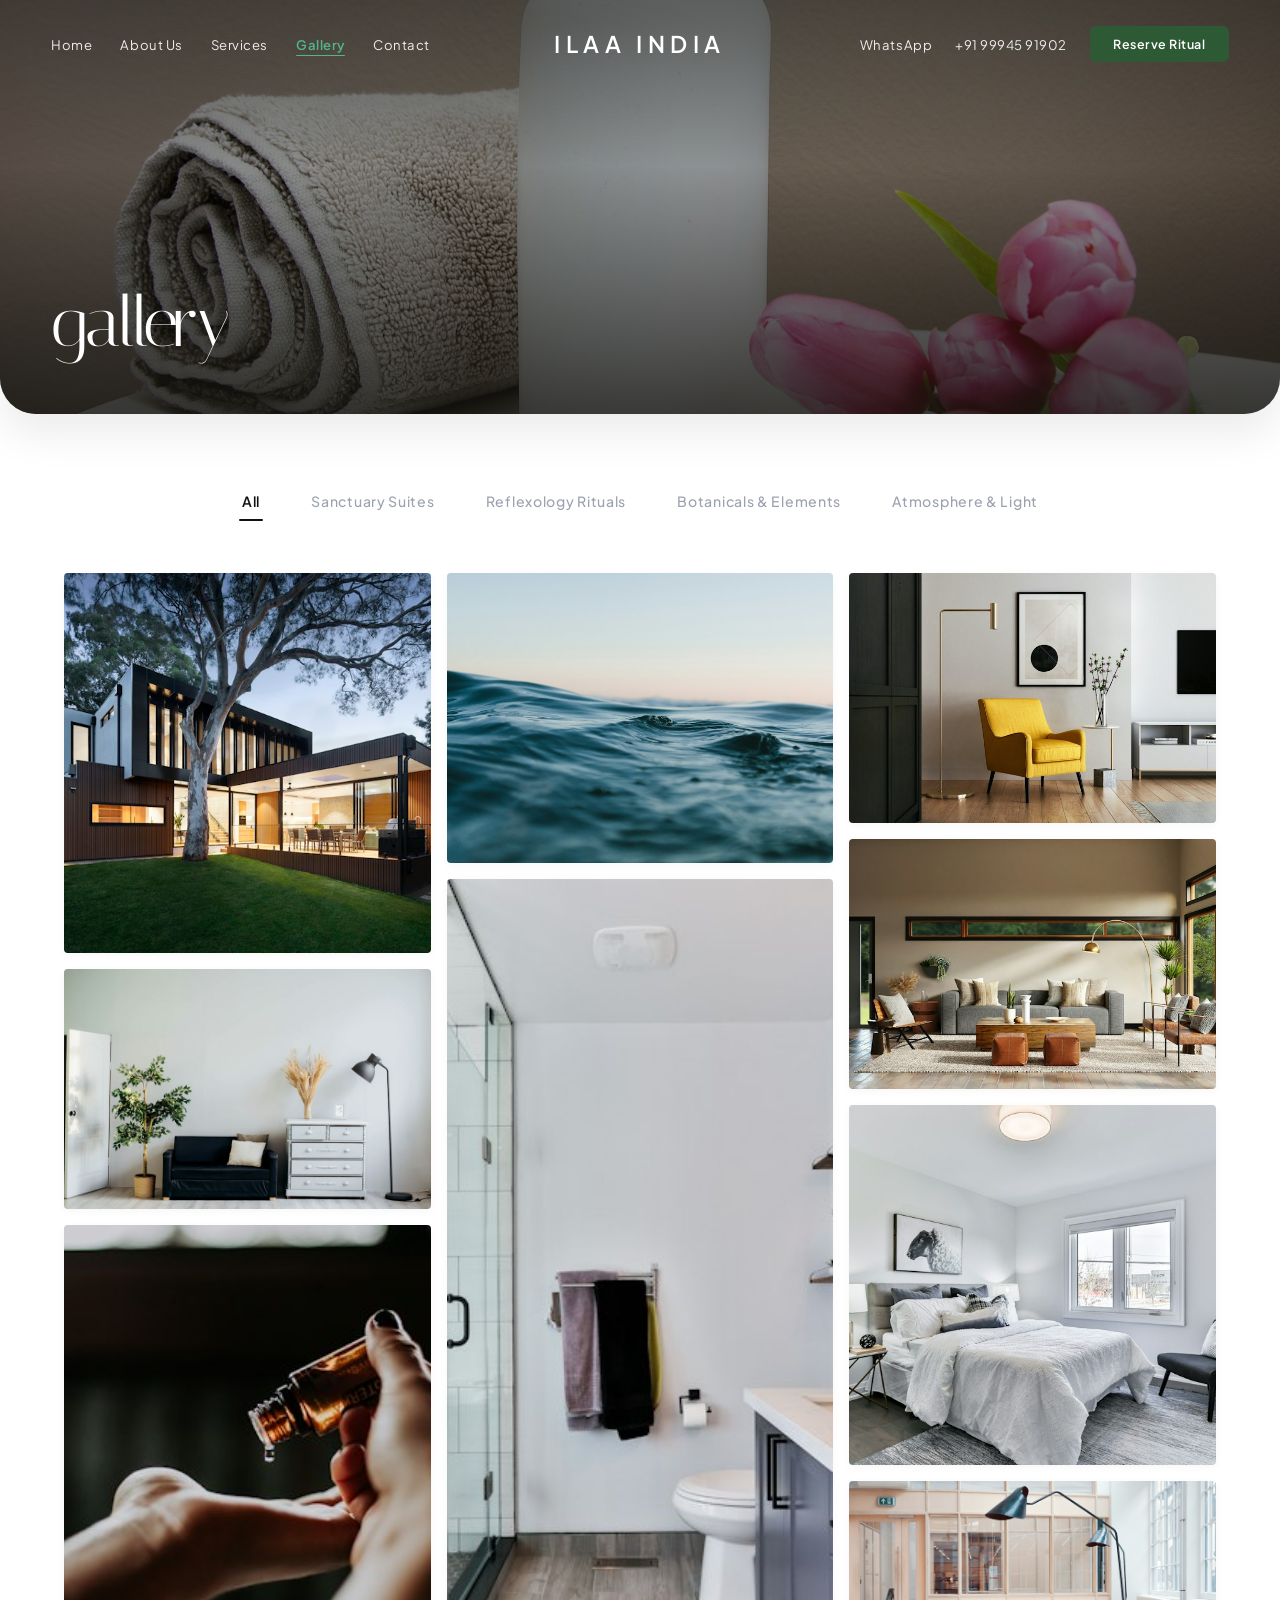
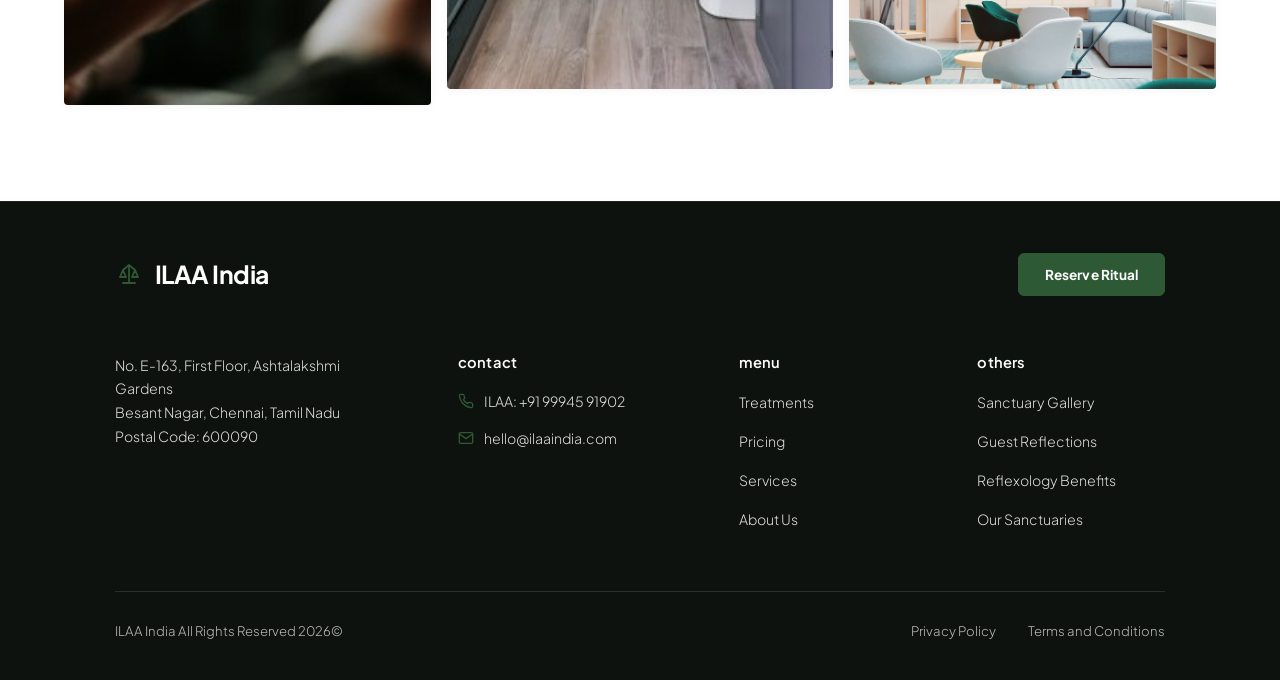
<file: gallery.html>
<!DOCTYPE html>
<html lang="en">
<head>
  <meta charset="UTF-8">
  <meta name="viewport" content="width=device-width, initial-scale=1.0">
  <title>Sanctuary Gallery & Atmosphere | ILAA India Spa Chennai</title>
  <meta name="description" content="Explore the spaces, atmosphere and restorative therapy rituals of ILAA India. Acoustic stillness, private suites, and authentic foot reflexology in Besant Nagar, Chennai.">
  <link rel="stylesheet" href="css/style.css?v=5.5">
  <link rel="stylesheet" href="css/contact-design.css?v=5.5">
  <link rel="stylesheet" href="css/gallery-design.css?v=5.5">
  <link rel="stylesheet" href="css/3d-scroll.css?v=5.5">
  <link rel="icon" href="data:image/svg+xml,<svg xmlns=%22http://www.w3.org/2000/svg%22 viewBox=%220 0 100 100%22><text y=%22.9em%22 font-size=%2290%22>🌿</text></svg>">
</head>
<body class="gallery-page-body">

  <!-- ==========================================================================
       1. HERO SECTION (Exact Match to Contact & Arched Site Header Layout)
       ========================================================================== -->
  <section class="hero-wrapper">
    <div class="hero-box">
      <!-- Background Image -->
      <div class="hero-bg-img">
        <img src="images/spa-1540555700478-4b.jpg" alt="ILAA India Sanctuary Atmosphere">
      </div>

      <!-- Top Header Navigation -->
      <header class="site-header-exact header-hero">
        <nav class="header-left-nav">
          <a href="index.html">Home</a>
          <a href="about.html">About Us</a>
          <a href="services.html">Services</a>
          <a href="gallery.html" class="active">Gallery</a>
          <a href="contact.html">Contact</a>
        </nav>

        <a href="index.html" class="header-center-logo">ILAA INDIA</a>

        <div class="header-right-nav">
          <a href="https://wa.me/919994591902" target="_blank" rel="noopener">WhatsApp</a>
          <a href="tel:+919994591902">+91 99945 91902</a>
          <button class="btn-mova-cta open-booking-modal">Reserve Ritual</button>
          <button class="header-mobile-toggle" aria-label="Toggle Navigation">☰</button>
        </div>
      </header>

      <!-- Bottom Headline -->
      <div class="hero-bottom-content" style="display: flex; align-items: flex-end; justify-content: space-between;">
        <div>
          <h1 class="hero-main-title" style="margin: 0;">
            Gallery
          </h1>
        </div>
      </div>
    </div>
  </section>

  <!-- ==========================================================================
       2. EDITORIAL 3-COLUMN MASONRY GALLERY (Exact Match to Uploaded Reference)
       ========================================================================== -->
  <main class="gallery-main-container">
    
    <!-- Filter Navigation Tabs -->
    <nav class="gallery-filter-nav" aria-label="Gallery Filters">
      <button class="gallery-filter-btn active" data-filter="all">All</button>
      <button class="gallery-filter-btn" data-filter="suites">Sanctuary Suites</button>
      <button class="gallery-filter-btn" data-filter="rituals">Reflexology Rituals</button>
      <button class="gallery-filter-btn" data-filter="botanicals">Botanicals &amp; Elements</button>
      <button class="gallery-filter-btn" data-filter="atmosphere">Atmosphere &amp; Light</button>
    </nav>

    <!-- 3-Column Interlocking Puzzle Mosaic Grid -->
    <div class="gallery-puzzle-grid" id="galleryGrid">
      
      <!-- ==========================================================================
           COLUMN 1 (Left)
           ========================================================================== -->
      <div class="gallery-puzzle-col">
        
        <!-- Photo 01: Architectural Pavilion Window (Col 1 Top) -->
        <div class="gallery-puzzle-card puzzle-col1-top" data-category="suites atmosphere">
          <img src="images/spa-1600585154340-be.jpg" alt="ILAA Sanctuary Architectural Pavilion" loading="lazy">
          <div class="gallery-puzzle-overlay">
            <span class="gallery-puzzle-caption">Pavilion Suite &middot; Besant Nagar</span>
          </div>
        </div>

        <!-- Photo 02: Architectural Shadow & Stone Detail (Col 1 Mid) -->
        <div class="gallery-puzzle-card puzzle-col1-mid" data-category="atmosphere">
          <img src="images/spa-1513694203232-71.jpg" alt="Natural Light and Architectural Stillness" loading="lazy">
          <div class="gallery-puzzle-overlay">
            <span class="gallery-puzzle-caption">Acoustic Stillness &middot; Adyar</span>
          </div>
        </div>

        <!-- Photo 03: Serene Lifestyle Portrait in Linen (Col 1 Bot) -->
        <div class="gallery-puzzle-card puzzle-col1-bot" data-category="rituals atmosphere">
          <img src="images/spa-1515377905703-c4.jpg" alt="Serene Guest Relaxation" loading="lazy">
          <div class="gallery-puzzle-overlay">
            <span class="gallery-puzzle-caption">Restored Equilibrium</span>
          </div>
        </div>

      </div>

      <!-- ==========================================================================
           COLUMN 2 (Center)
           ========================================================================== -->
      <div class="gallery-puzzle-col">
        
        <!-- Photo 04: Macro Water Drop Ripple (Col 2 Top) -->
        <div class="gallery-puzzle-card puzzle-col2-top" data-category="botanicals">
          <img src="images/spa-1518837695005-20.jpg" alt="Pure Botanical Hydrotherapy Droplet" loading="lazy">
          <div class="gallery-puzzle-overlay">
            <span class="gallery-puzzle-caption">Botanical Infusion &middot; Water Essence</span>
          </div>
        </div>

        <!-- Photo 05: Sunlit High-Ceiling Soaking Suite (Col 2 Mid) -->
        <div class="gallery-puzzle-card puzzle-col2-mid" data-category="suites rituals">
          <img src="images/spa-1584622650111-99.jpg" alt="Sunlit Therapy and Soaking Suite" loading="lazy">
          <div class="gallery-puzzle-overlay">
            <span class="gallery-puzzle-caption">Private Therapy Suite &middot; Skylight Ambiance</span>
          </div>
        </div>

      </div>

      <!-- ==========================================================================
           COLUMN 3 (Right)
           ========================================================================== -->
      <div class="gallery-puzzle-col">
        
        <!-- Photo 06: Minimalist Recliner Armchair & Lamp (Col 3 Item 1) -->
        <div class="gallery-puzzle-card puzzle-col3-1" data-category="suites atmosphere">
          <img src="images/spa-1586023492125-27.jpg" alt="Therapy Lounge Recliner" loading="lazy">
          <div class="gallery-puzzle-overlay">
            <span class="gallery-puzzle-caption">Ergonomic Reflexology Suite</span>
          </div>
        </div>

        <!-- Photo 07: Relaxation Lounge with Art Shelves (Col 3 Item 2) -->
        <div class="gallery-puzzle-card puzzle-col3-2" data-category="suites atmosphere">
          <img src="images/spa-1618221195710-dd.jpg" alt="Sanctuary Waiting Lounge" loading="lazy">
          <div class="gallery-puzzle-overlay">
            <span class="gallery-puzzle-caption">Unhurried Guest Lounge</span>
          </div>
        </div>

        <!-- Photo 08: Minimalist Consultation Room & Timber Floors (Col 3 Item 3) -->
        <div class="gallery-puzzle-card puzzle-col3-3" data-category="atmosphere suites">
          <img src="images/spa-1595526114035-0d.jpg" alt="Consultation Space" loading="lazy">
          <div class="gallery-puzzle-overlay">
            <span class="gallery-puzzle-caption">Mindful Space &middot; Clean Simplicity</span>
          </div>
        </div>

        <!-- Photo 09: Reception Counter with Botanical Plant (Col 3 Item 4) -->
        <div class="gallery-puzzle-card puzzle-col3-4" data-category="botanicals atmosphere">
          <img src="images/spa-1524758631624-e2.jpg" alt="Botanical Welcome Reception" loading="lazy">
          <div class="gallery-puzzle-overlay">
            <span class="gallery-puzzle-caption">Sanctuary Welcome &middot; Fresh Botanicals</span>
          </div>
        </div>

      </div>

    </div>

  </main>

  <!-- ==========================================================================
       3. SIGNATURE DARK BRAND FOOTER (Preserved 100% Intact)
       ========================================================================== -->
  <footer class="footer-exact-wrap">
    <div class="footer-exact-box">
      
      <!-- Top Bar: Logo Icon + Brand Title & Reserve Button -->
      <div class="footer-top-bar-clean">
        <a href="index.html" class="footer-brand-logo-wrap">
          <div class="footer-brand-icon">
            <svg width="24" height="24" viewBox="0 0 24 24" fill="none" stroke="currentColor" stroke-width="1.8" stroke-linecap="round" stroke-linejoin="round">
              <path d="M12 3v18M6 8l6-5 6 5M6 8l-3 7h6l-3-7zm12 0l-3 7h6l-3-7zM6 21h12"/>
            </svg>
          </div>
          <span class="footer-brand-name">ILAA India</span>
        </a>

        <button class="footer-top-btn open-booking-modal">
          Reserve Ritual
        </button>
      </div>

      <!-- Main 4-Column Grid -->
      <div class="footer-main-columns-grid">
        
        <!-- Column 1: Address -->
        <div class="footer-address-col">
          <p>
            No. E-163, First Floor, Ashtalakshmi Gardens<br>
            Besant Nagar, Chennai, Tamil Nadu<br>
            Postal Code: 600090
          </p>
        </div>

        <!-- Column 2: Contact -->
        <div class="footer-col-nav">
          <h4 class="footer-col-heading">Contact</h4>
          <div class="footer-contact-links">
            <a href="tel:+919994591902" class="footer-contact-item">
              <svg viewBox="0 0 24 24" fill="none" stroke="currentColor" stroke-width="2" stroke-linecap="round" stroke-linejoin="round"><path d="M22 16.92v3a2 2 0 0 1-2.18 2 19.79 19.79 0 0 1-8.63-3.07 19.5 19.5 0 0 1-6-6 19.79 19.79 0 0 1-3.07-8.67A2 2 0 0 1 4.11 2h3a2 2 0 0 1 2 1.72 12.84 12.84 0 0 0 .7 2.81 2 2 0 0 1-.45 2.11L8.09 9.91a16 16 0 0 0 6 6l1.27-1.27a2 2 0 0 1 2.11-.45 12.84 12.84 0 0 0 2.81.7A2 2 0 0 1 22 16.92z"></path></svg>
              <span>ILAA: +91 99945 91902</span>
            </a>
            <a href="mailto:hello@ilaaindia.com" class="footer-contact-item">
              <svg viewBox="0 0 24 24" fill="none" stroke="currentColor" stroke-width="2" stroke-linecap="round" stroke-linejoin="round"><path d="M4 4h16c1.1 0 2 .9 2 2v12c0 1.1-.9 2-2 2H4c-1.1 0-2-.9-2-2V6c0-1.1.9-2 2-2z"></path><polyline points="22,6 12,13 2,6"></polyline></svg>
              <span>hello@ilaaindia.com</span>
            </a>
          </div>
        </div>

        <!-- Column 3: Menu -->
        <div class="footer-col-nav">
          <h4 class="footer-col-heading">Menu</h4>
          <ul class="footer-links-list">
            <li><a href="index.html#treatmentsSection">Treatments</a></li>
            <li><a href="index.html#pricing">Pricing</a></li>
            <li><a href="services.html">Services</a></li>
            <li><a href="about.html">About Us</a></li>
          </ul>
        </div>

        <!-- Column 4: Others -->
        <div class="footer-col-nav">
          <h4 class="footer-col-heading">Others</h4>
          <ul class="footer-links-list">
            <li><a href="gallery.html">Sanctuary Gallery</a></li>
            <li><a href="index.html#experienceSection">Guest Reflections</a></li>
            <li><a href="services.html#benefits">Reflexology Benefits</a></li>
            <li><a href="contact.html">Our Sanctuaries</a></li>
          </ul>
        </div>

      </div>

      <!-- Bottom Sub-Bar -->
      <div class="footer-sub-bar-clean">
        <div class="footer-copyright">
          ILAA India All Rights Reserved 2026©
        </div>
        <div class="footer-legal-links">
          <a href="privacy-policy.html">Privacy Policy</a>
          <a href="terms-of-use.html">Terms and Conditions</a>
        </div>
      </div>

    </div>
  </footer>

  <!-- ==========================================================================
       4. INTERACTIVE BOOKING MODAL
       ========================================================================== -->
  <div class="modal-backdrop" id="bookingModal">
    <div class="modal-content">
      <div class="modal-header">
        <h3>Reserve Your Ritual</h3>
        <button class="modal-close-btn" id="closeBookingModal" aria-label="Close modal">&times;</button>
      </div>
      <div class="modal-body">
        <p class="modal-subtitle">
          Fill out your details below. Our front desk team will instantly confirm availability via WhatsApp.
        </p>

        <form id="appointmentForm">
          <div class="form-group">
            <label class="form-label" for="bookingLocationModal">Select Sanctuary Location *</label>
            <select id="bookingLocationModal" class="form-select" required>
              <option value="Chennai Sanctuary (Besant Nagar)">Chennai Sanctuary — Besant Nagar</option>
              <option value="Mysore Sanctuary (Gokulam)">Mysore Sanctuary — Gokulam</option>
            </select>
          </div>
          <div class="form-row">
            <div class="form-group">
              <label class="form-label" for="bookingName">Your Full Name *</label>
              <input type="text" id="bookingName" class="form-input" placeholder="e.g. Priya Sundaram" required>
            </div>
            <div class="form-group">
              <label class="form-label" for="bookingPhone">Phone Number *</label>
              <input type="tel" id="bookingPhone" class="form-input" placeholder="+91 99945 91902" required>
            </div>
          </div>
          <div class="form-group">
            <label class="form-label" for="treatmentSelect">Select Treatment *</label>
            <select id="treatmentSelect" class="form-select" required>
              <option value="Premium Foot Reflexology (60 min) — ₹1,500">Premium Foot Reflexology (60 min) — ₹1,500</option>
              <option value="Express Foot Reflexology (30 min) — ₹800">Express Foot Reflexology (30 min) — ₹800</option>
              <option value="Standard Foot Reflexology (45 min) — ₹1,100">Standard Foot Reflexology (45 min) — ₹1,100</option>
              <option value="Deluxe Extended Reflexology — ₹1,800">Deluxe Extended Reflexology — ₹1,800</option>
              <option value="Signature Reflexology & Full Body (90 min) — ₹2,200">Signature Reflexology & Full Body (90 min) — ₹2,200</option>
              <option value="Therapeutic Massage & Bodywork">Therapeutic Massage & Bodywork</option>
              <option value="Manicure & Pedicure Ritual">Manicure & Pedicure Ritual</option>
              <option value="Diabetic Specialized Pedicure">Diabetic Specialized Pedicure</option>
            </select>
          </div>
          <div class="form-row">
            <div class="form-group">
              <label class="form-label" for="bookingDate">Preferred Date *</label>
              <input type="date" id="bookingDate" class="form-input" required>
            </div>
            <div class="form-group">
              <label class="form-label" for="bookingTime">Preferred Time Slot *</label>
              <select id="bookingTime" class="form-select" required>
                <option value="Morning (10:00 AM - 1:00 PM)">Morning (10:00 AM - 1:00 PM)</option>
                <option value="Afternoon (1:00 PM - 5:00 PM)">Afternoon (1:00 PM - 5:00 PM)</option>
                <option value="Evening (5:00 PM - 8:00 PM)">Evening (5:00 PM - 8:00 PM)</option>
                <option value="Late Evening (8:00 PM - 10:00 PM)">Late Evening (8:00 PM - 10:00 PM)</option>
              </select>
            </div>
          </div>
          <button type="submit" class="btn-submit-booking">Confirm via WhatsApp &rarr;</button>
        </form>
      </div>
    </div>
  </div>

  <script src="js/main.js?v=5.3"></script>
  <script src="js/scroll-3d.js?v=5.3"></script>

  <!-- Interactive Filter Tab Logic -->
  <script>
    document.addEventListener('DOMContentLoaded', function () {
      const filterButtons = document.querySelectorAll('.gallery-filter-btn');
      const galleryCards = document.querySelectorAll('.gallery-puzzle-card');

      filterButtons.forEach(btn => {
        btn.addEventListener('click', function () {
          filterButtons.forEach(b => b.classList.remove('active'));
          this.classList.add('active');

          const targetFilter = this.getAttribute('data-filter');

          galleryCards.forEach(card => {
            if (targetFilter === 'all') {
              card.classList.remove('filter-hidden');
            } else {
              const categories = card.getAttribute('data-category') || '';
              if (categories.includes(targetFilter)) {
                card.classList.remove('filter-hidden');
              } else {
                card.classList.add('filter-hidden');
              }
            }
          });
        });
      });
    });
  </script>
</body>
</html>
</file>
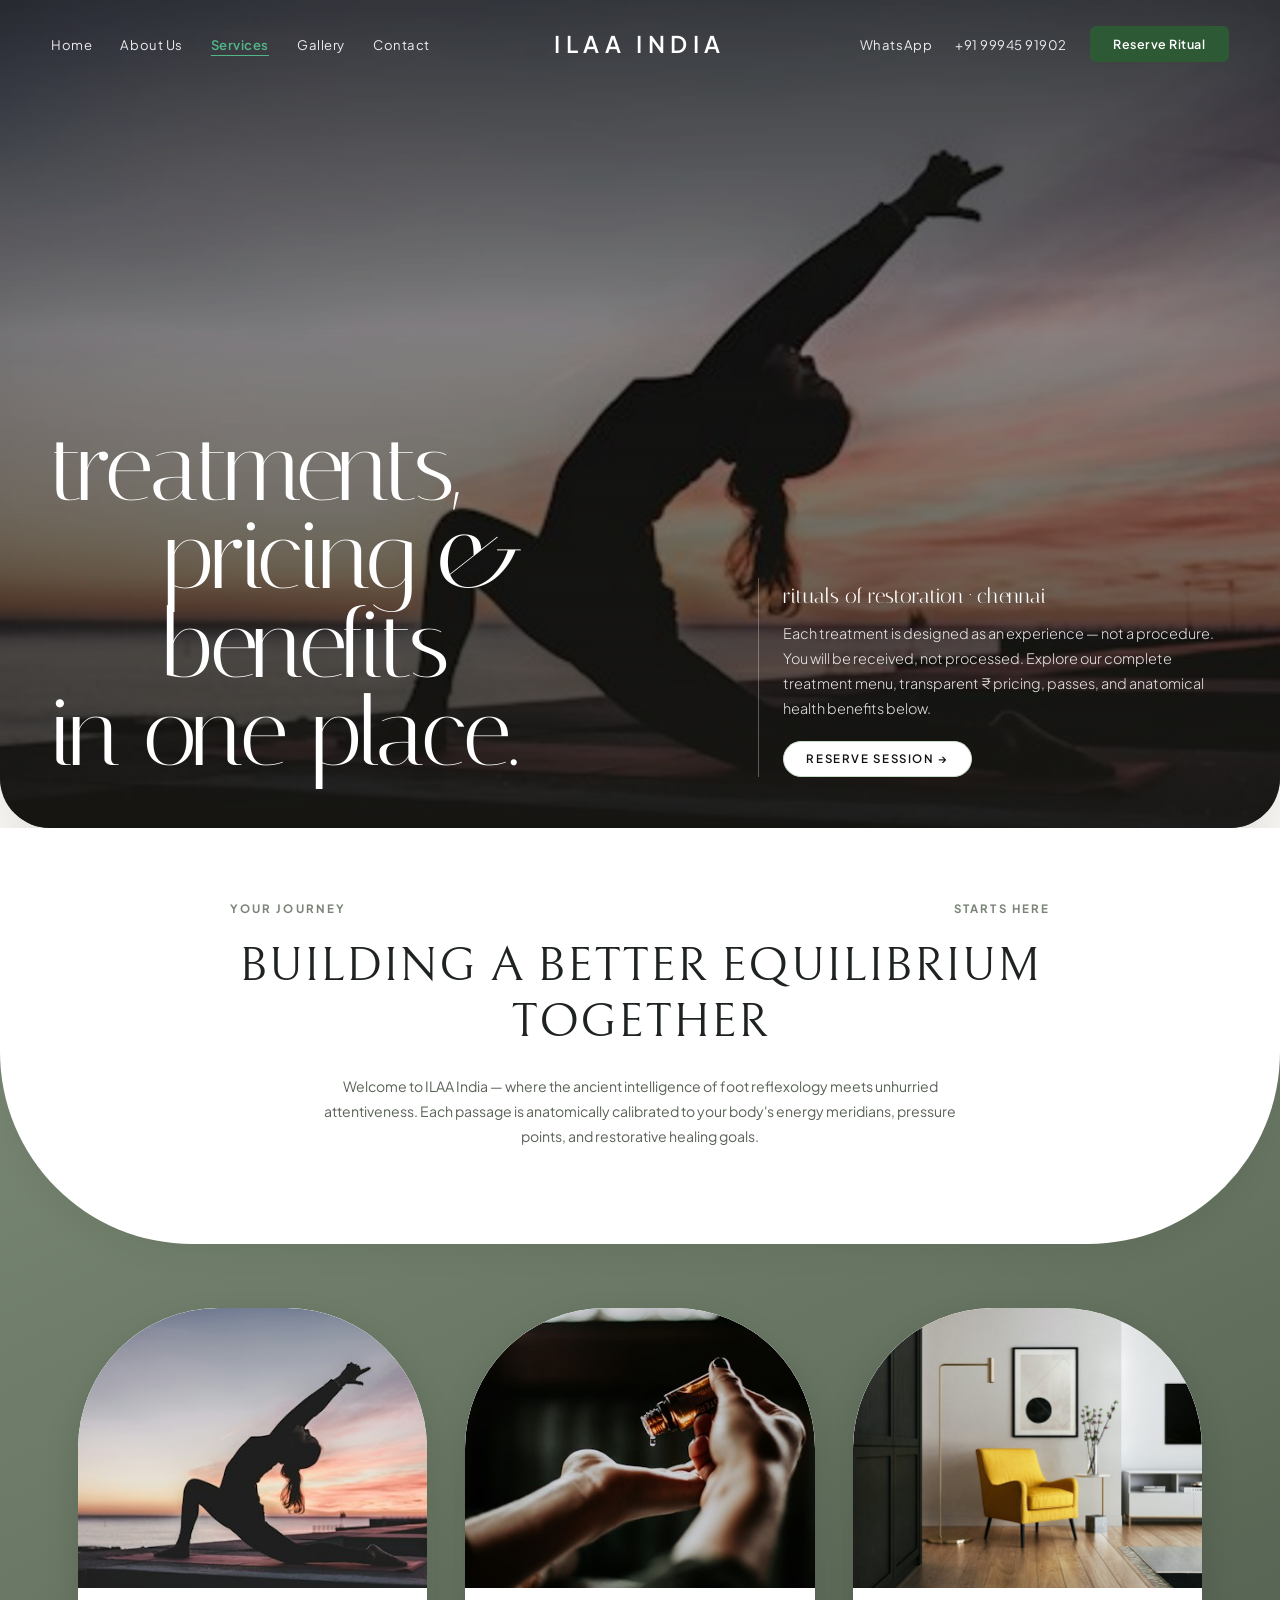
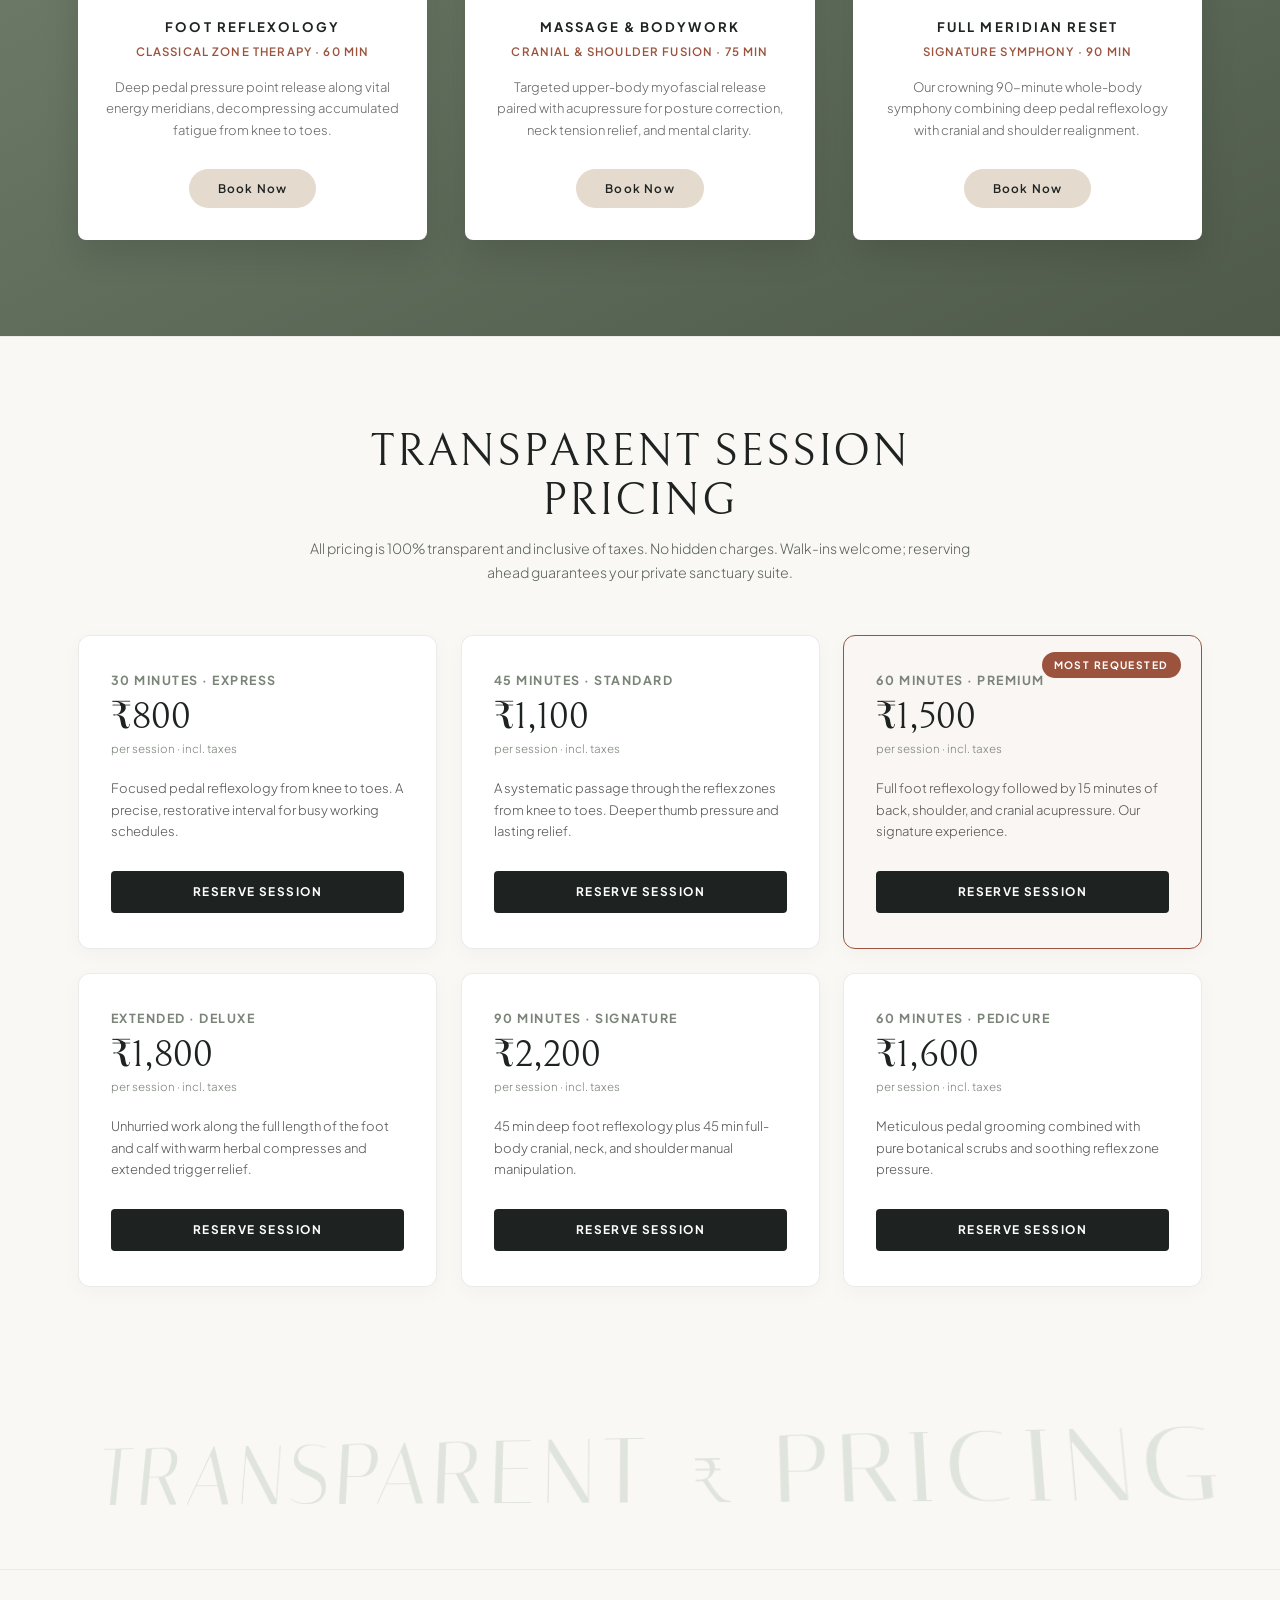
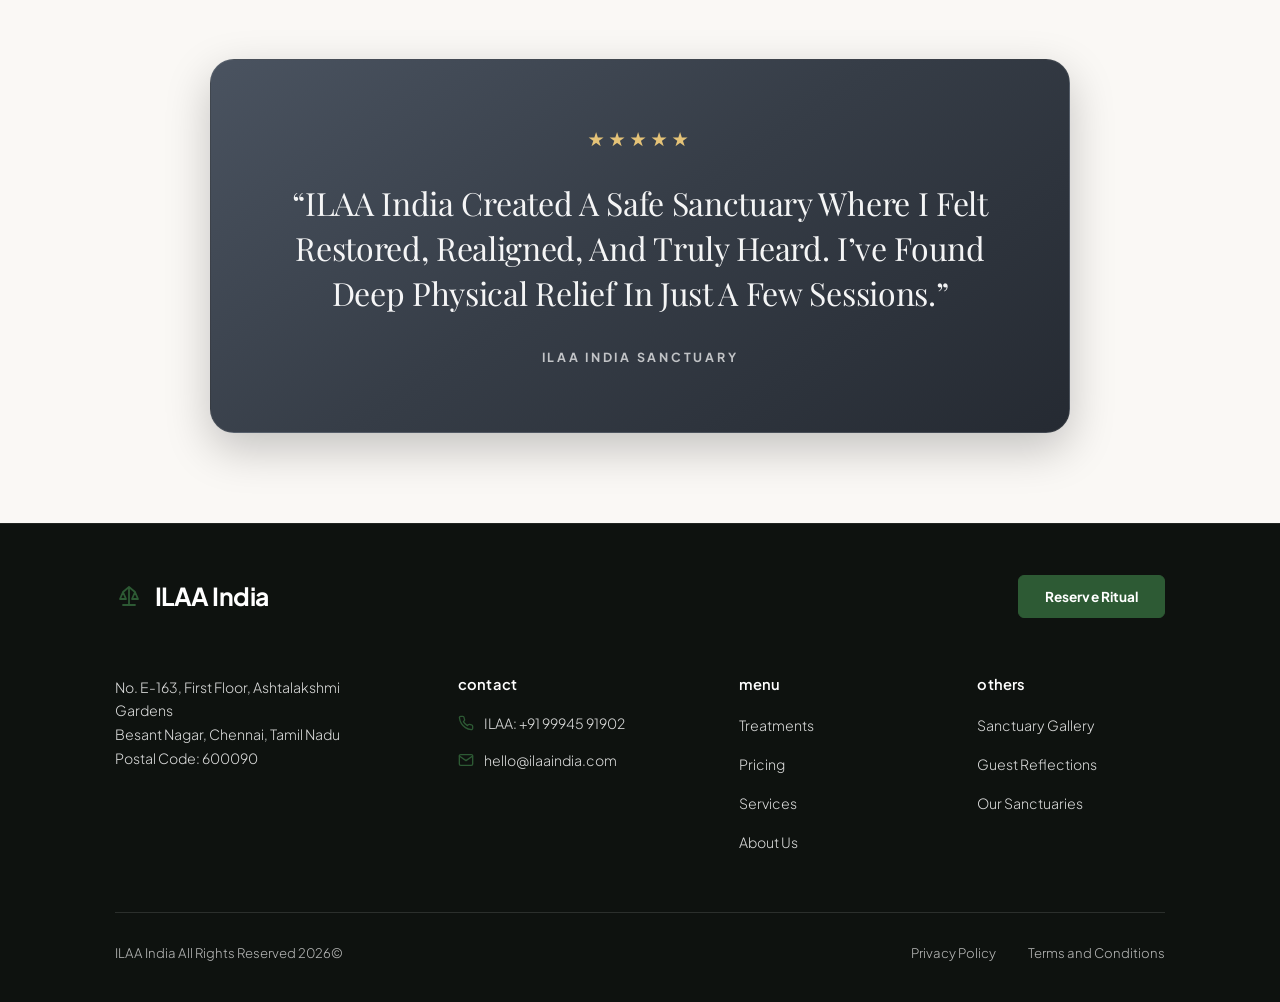
<file: pricing.html>
<!DOCTYPE html>
<html lang="en">
<head>
  <meta charset="UTF-8">
  <meta http-equiv="refresh" content="0; url=services.html#pricing">
  <meta name="viewport" content="width=device-width, initial-scale=1.0">
  <title>Pricing & Sessions | ILAA India Spa Chennai</title>
  <script>window.location.href = "services.html#pricing";</script>
</head>
<body style="font-family: sans-serif; text-align: center; padding: 4rem; background-color: #F8F6F2;">
  <h2>Redirecting to unified Services &amp; Pricing page...</h2>
  <p><a href="services.html#pricing" style="color: #595C46; font-weight: bold;">Click here if you are not redirected automatically</a></p>
</body>
</html>
</file>
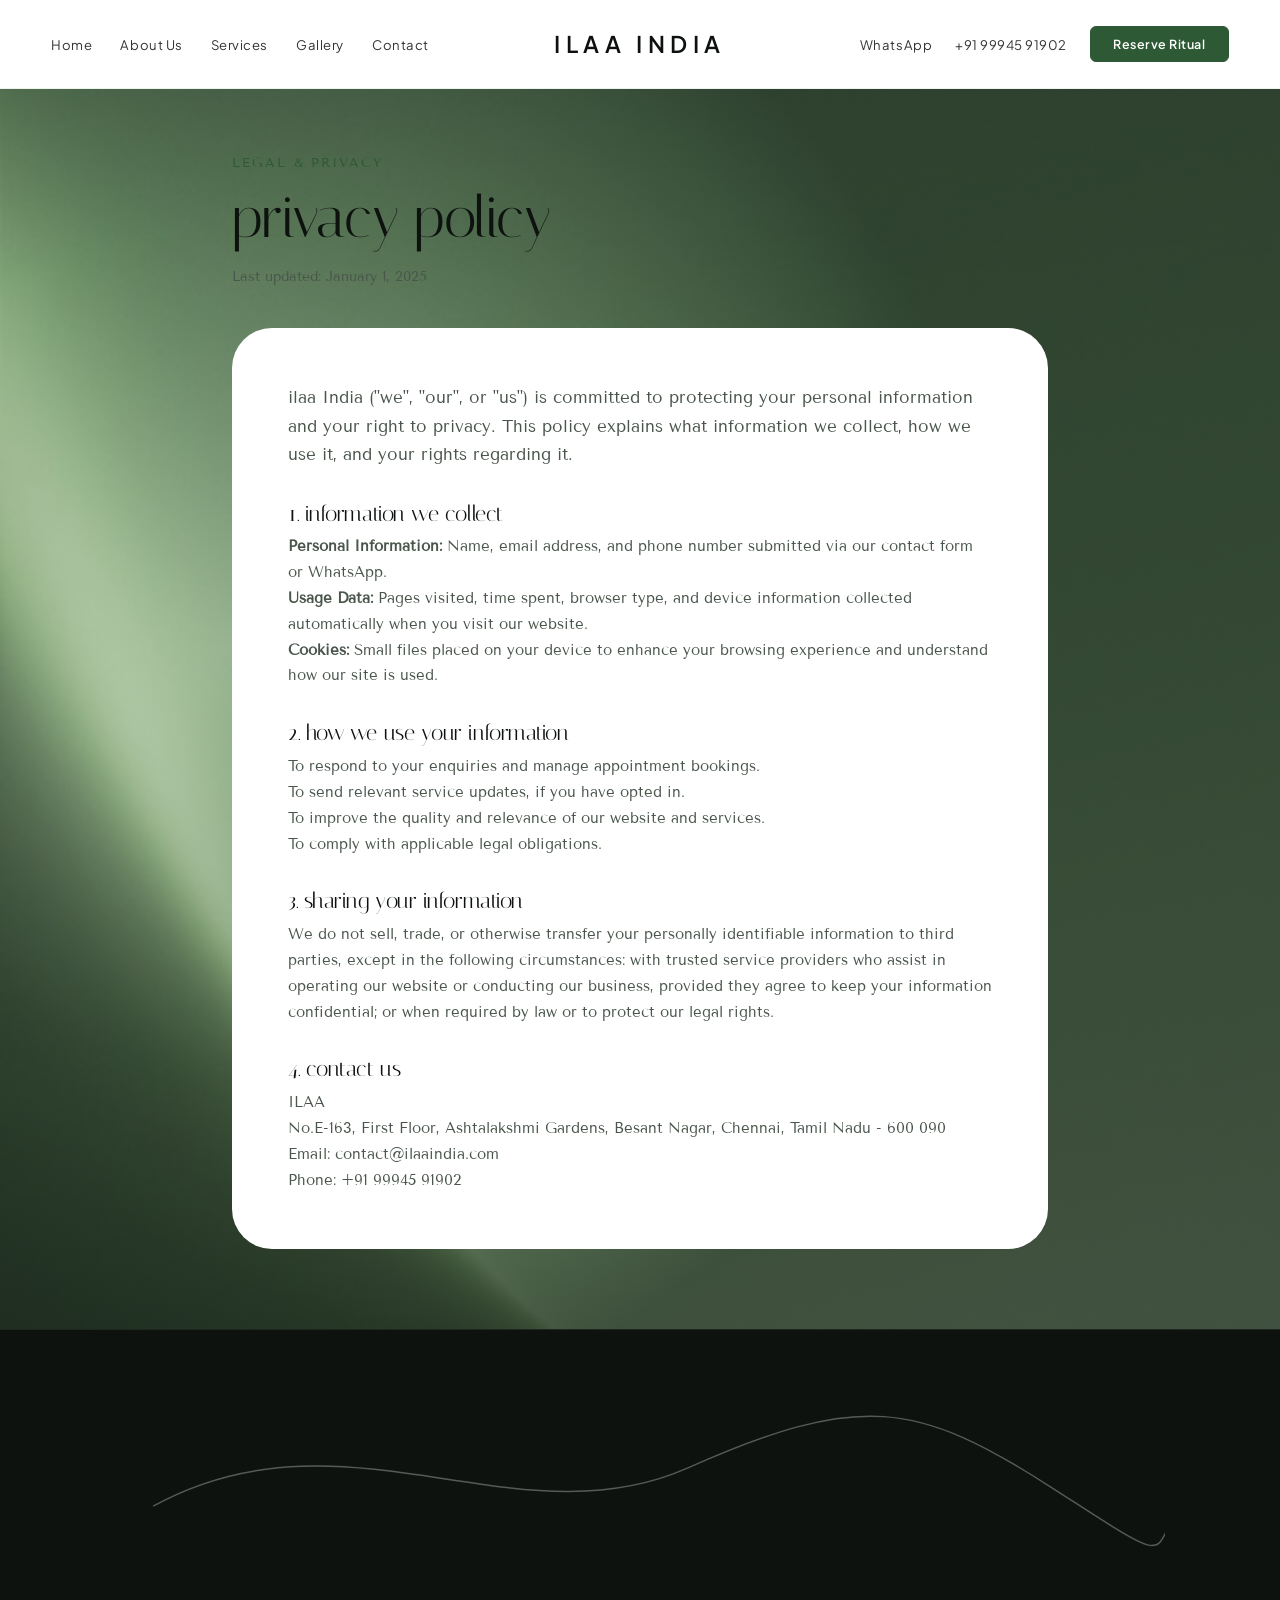
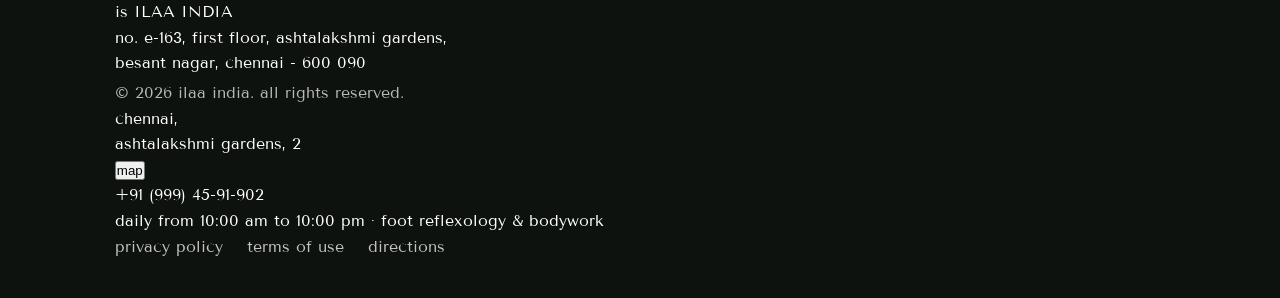
<file: privacy-policy.html>
<!DOCTYPE html>
<html lang="en">
<head>
  <meta charset="UTF-8">
  <meta name="viewport" content="width=device-width, initial-scale=1.0">
  <title>Privacy Policy — ilaa India | Foot Reflexology Spa, Adyar Chennai</title>
  <meta name="description" content="Privacy policy of ILAA India Foot Reflexology Spa in Chennai.">
  <link rel="stylesheet" href="css/style.css">
  <link rel="icon" href="data:image/svg+xml,<svg xmlns=%22http://www.w3.org/2000/svg%22 viewBox=%220 0 100 100%22><text y=%22.9em%22 font-size=%2290%22>🌿</text></svg>">
</head>
<body>

  <!-- Top Header Navigation (3-Column Reference Layout) -->
  <header class="site-header-exact header-light">
    <nav class="header-left-nav">
      <a href="index.html">Home</a>
      <a href="about.html">About Us</a>
      <a href="services.html">Services</a>
      <a href="gallery.html">Gallery</a>
      <a href="contact.html">Contact</a>
    </nav>

    <a href="index.html" class="header-center-logo">ILAA INDIA</a>

    <div class="header-right-nav">
      <a href="https://wa.me/919994591902" target="_blank" rel="noopener">WhatsApp</a>
      <a href="tel:+919994591902">+91 99945 91902</a>
      <button class="btn-mova-cta open-booking-modal">Reserve Ritual</button>
      <button class="header-mobile-toggle" aria-label="Toggle Navigation">☰</button>
    </div>
  </header>

  <!-- Content Section -->
  <section class="section-orbital" style="padding-top: 4rem; padding-bottom: 5rem; text-align: left;">
    <div class="container container-narrow">
      <div style="font-size: 0.8rem; letter-spacing: 0.15em; text-transform: uppercase; color: var(--color-olive); margin-bottom: 0.75rem;">legal & privacy</div>
      <h1 style="font-size: clamp(2.5rem, 4.5vw, 3.8rem); margin-bottom: 1rem;">privacy policy</h1>
      <p style="font-size: 0.85rem; color: var(--text-muted); margin-bottom: 2.5rem;">Last updated: January 1, 2025</p>

      <div style="background-color: var(--bg-card-light); border-radius: 40px; padding: clamp(2rem, 5vw, 3.5rem); box-shadow: var(--shadow-card); line-height: 1.8;">
        
        <p style="font-size: 1.05rem; margin-bottom: 1.5rem;">
          ilaa India ("we", "our", or "us") is committed to protecting your personal information and your right to privacy. This policy explains what information we collect, how we use it, and your rights regarding it.
        </p>

        <h3 style="font-size: 1.4rem; margin-top: 2rem; margin-bottom: 0.5rem;">1. Information We Collect</h3>
        <p><strong>Personal Information:</strong> Name, email address, and phone number submitted via our contact form or WhatsApp.</p>
        <p><strong>Usage Data:</strong> Pages visited, time spent, browser type, and device information collected automatically when you visit our website.</p>
        <p><strong>Cookies:</strong> Small files placed on your device to enhance your browsing experience and understand how our site is used.</p>

        <h3 style="font-size: 1.4rem; margin-top: 2rem; margin-bottom: 0.5rem;">2. How We Use Your Information</h3>
        <p>To respond to your enquiries and manage appointment bookings.</p>
        <p>To send relevant service updates, if you have opted in.</p>
        <p>To improve the quality and relevance of our website and services.</p>
        <p>To comply with applicable legal obligations.</p>

        <h3 style="font-size: 1.4rem; margin-top: 2rem; margin-bottom: 0.5rem;">3. Sharing Your Information</h3>
        <p>We do not sell, trade, or otherwise transfer your personally identifiable information to third parties, except in the following circumstances: with trusted service providers who assist in operating our website or conducting our business, provided they agree to keep your information confidential; or when required by law or to protect our legal rights.</p>

        <h3 style="font-size: 1.4rem; margin-top: 2rem; margin-bottom: 0.5rem;">4. Contact Us</h3>
        <p>
          ILAA<br>
          No.E-163, First Floor, Ashtalakshmi Gardens, Besant Nagar, Chennai, Tamil Nadu - 600 090<br>
          Email: contact@ilaaindia.com<br>
          Phone: +91 99945 91902
        </p>

      </div>
    </div>
  </section>

  <!-- FOOTER -->
  <footer class="footer-exact-wrap">
    <div class="footer-exact-box">
      <svg class="footer-wire-line" viewBox="0 0 1100 220" fill="none" preserveAspectRatio="none">
        <path d="M 40 130 C 240 20, 420 170, 600 90 S 840 20, 980 110 S 1080 180, 1120 120" stroke="rgba(243, 239, 230, 0.32)" stroke-width="1.5" fill="none"/>
      </svg>
      <div class="footer-main-content">
        <div class="footer-logo-block">
          <div class="footer-monogram">
            <span class="mono-is">is</span>
            <span class="mono-divider"></span>
            <span class="mono-title">ILAA INDIA</span>
          </div>
          <div class="footer-legal-micro">
            <div>no. e-163, first floor, ashtalakshmi gardens,</div>
            <div>besant nagar, chennai - 600 090</div>
            <div style="margin-top: 4px; opacity: 0.7;">© 2026 ilaa india. all rights reserved.</div>
          </div>
        </div>
        <div class="footer-address-block">
          <div class="footer-city-title">chennai,</div>
          <div class="footer-street-title">ashtalakshmi gardens, 2</div>
          <button class="btn-map-pill open-booking-modal">map</button>
        </div>
        <div class="footer-phone-col">
          <a href="tel:+919994591902" class="footer-phone-big">+91 (999) 45-91-902</a>
        </div>
      </div>
      <div class="footer-sub-bar">
        <div>daily from 10:00 am to 10:00 pm · foot reflexology & bodywork</div>
        <div style="display: flex; gap: 1.5rem;">
          <a href="privacy-policy.html">privacy policy</a>
          <a href="terms-of-use.html">terms of use</a>
          <a href="contact.html">directions</a>
        </div>
      </div>
    </div>
  </footer>

  <script src="js/main.js"></script>
</body>
</html>
</file>
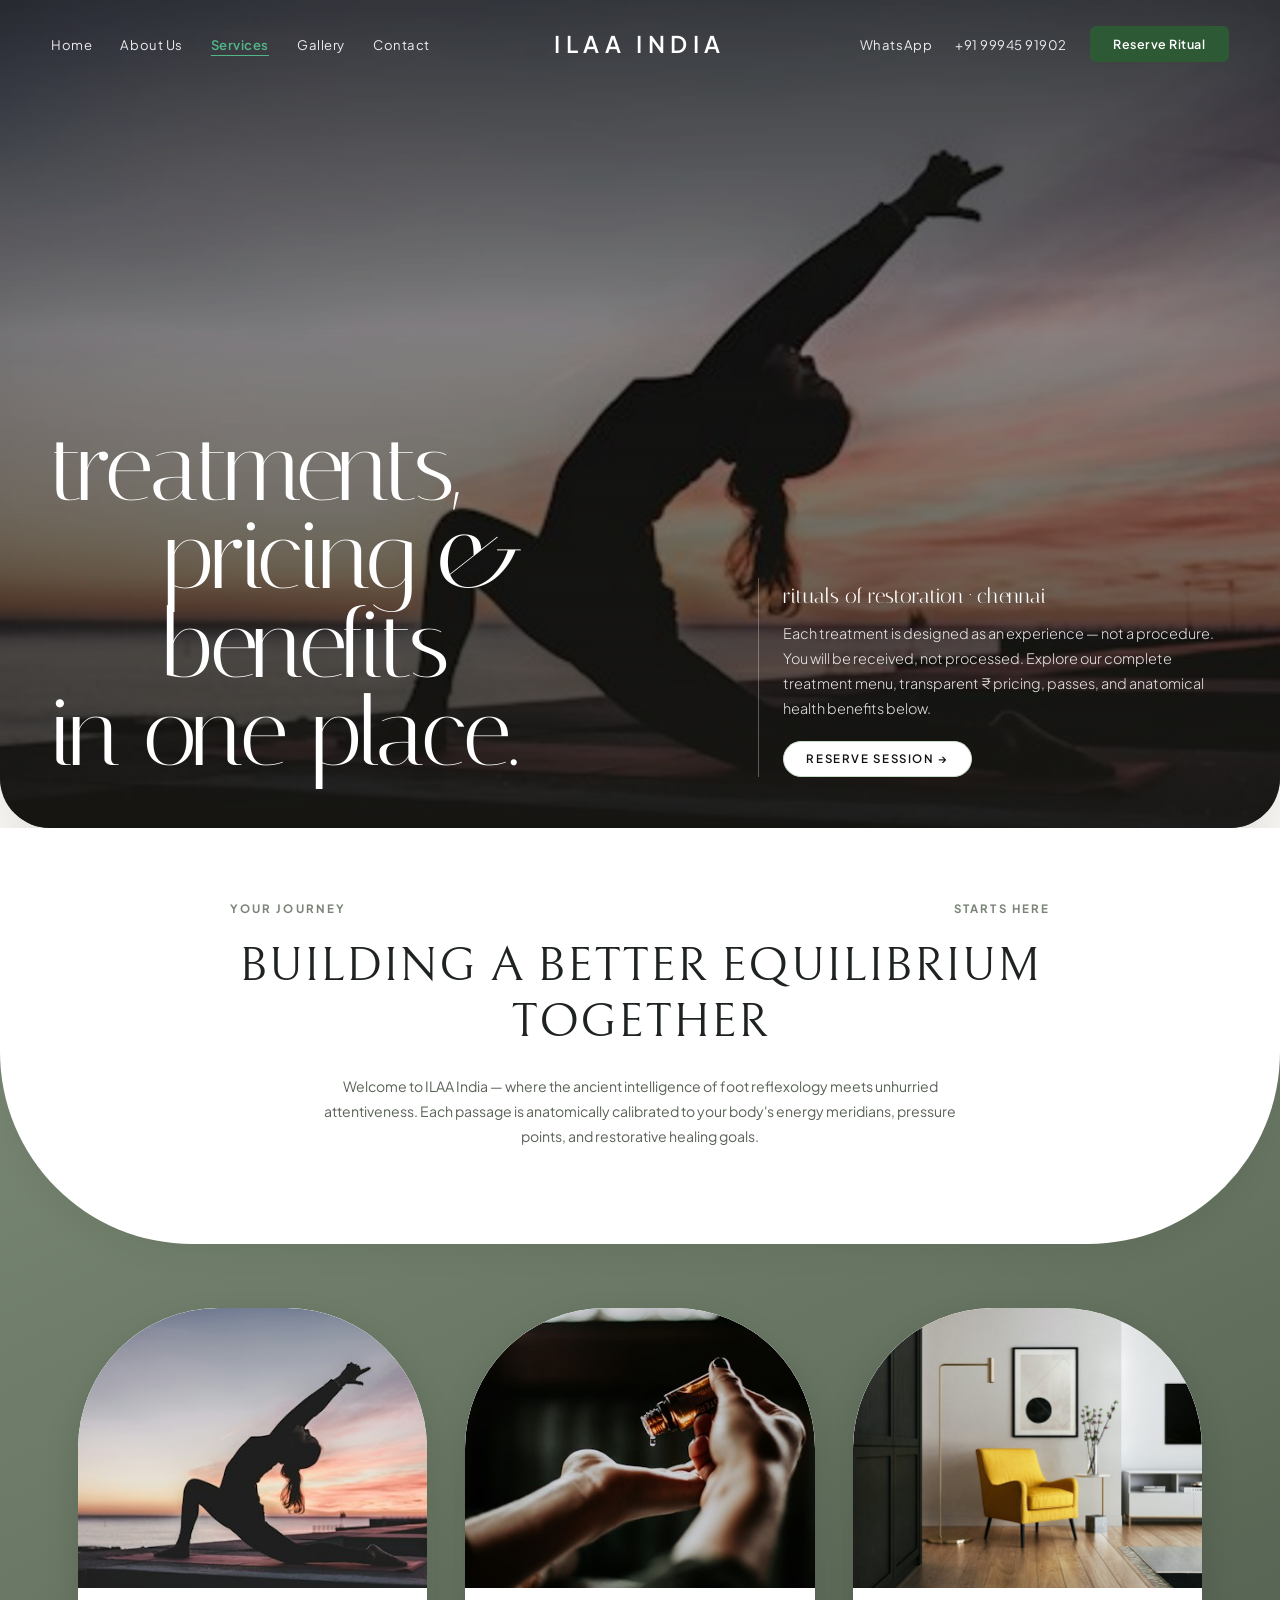
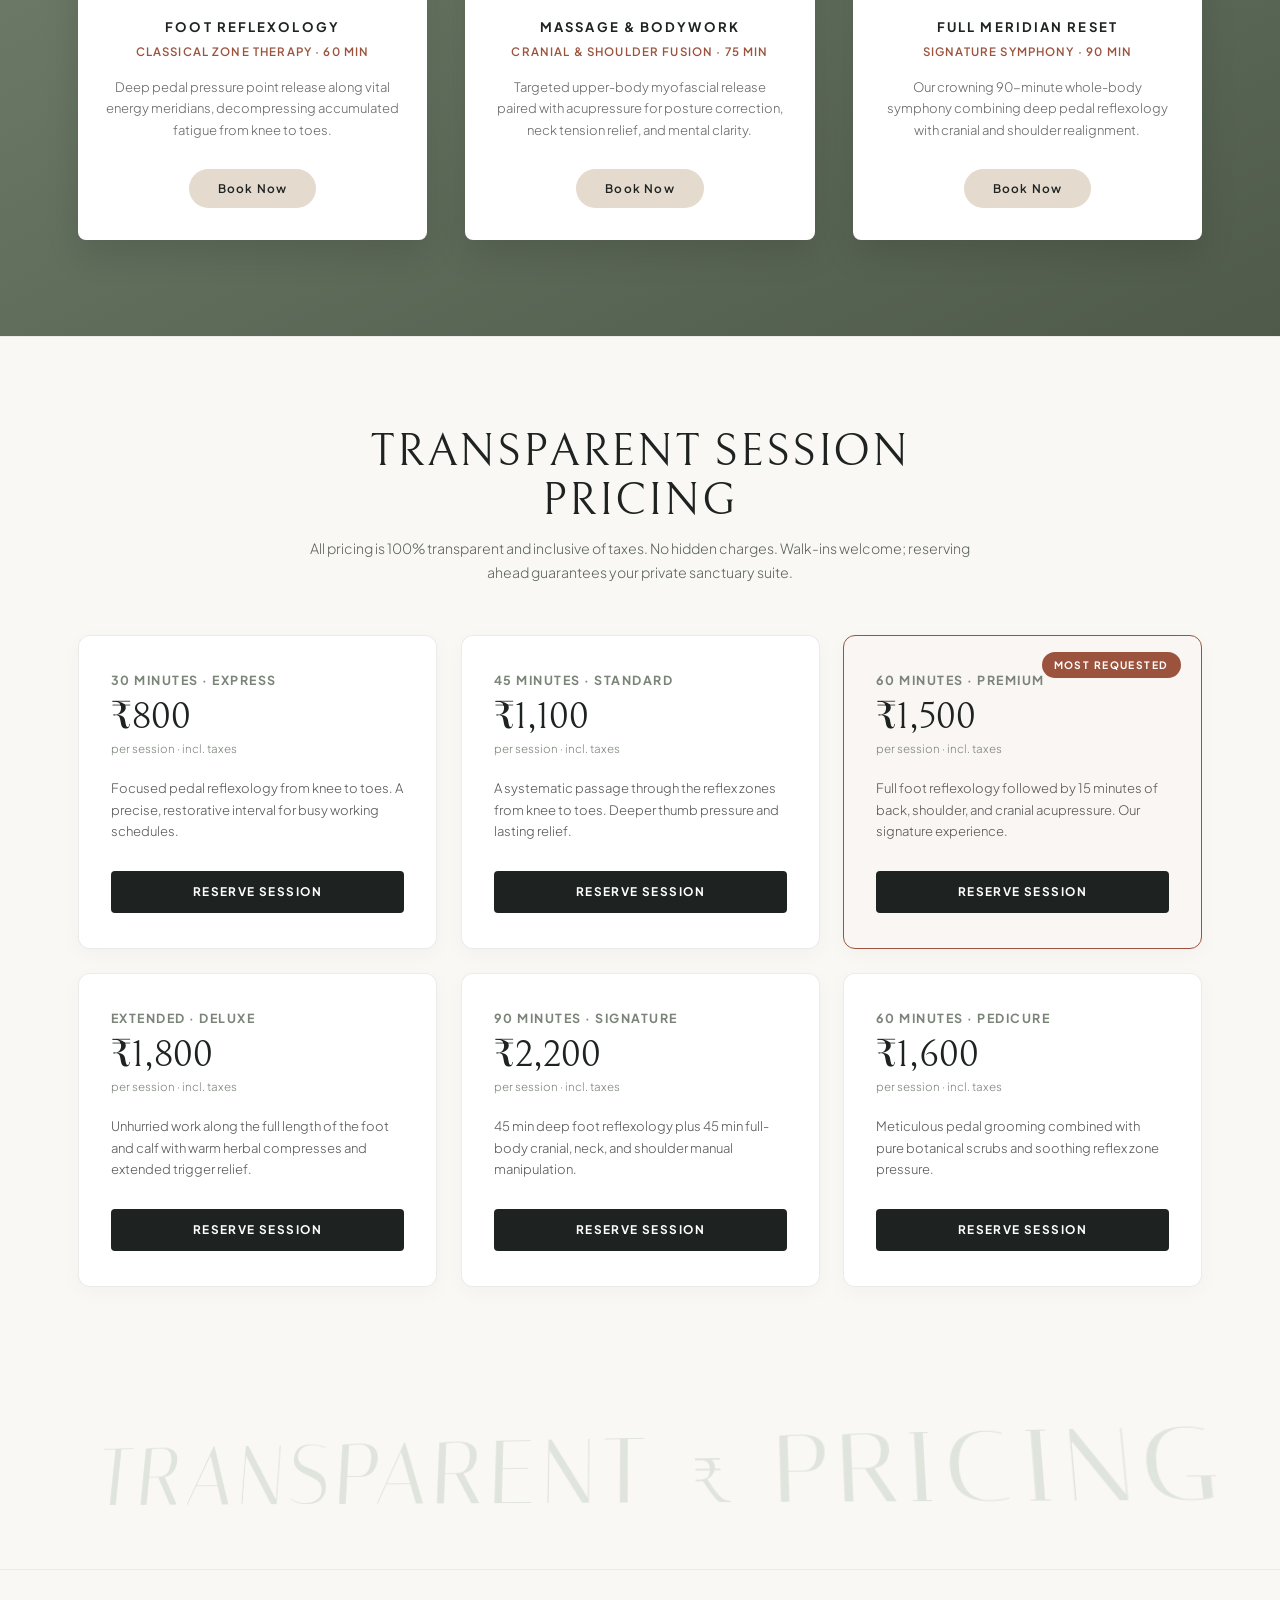
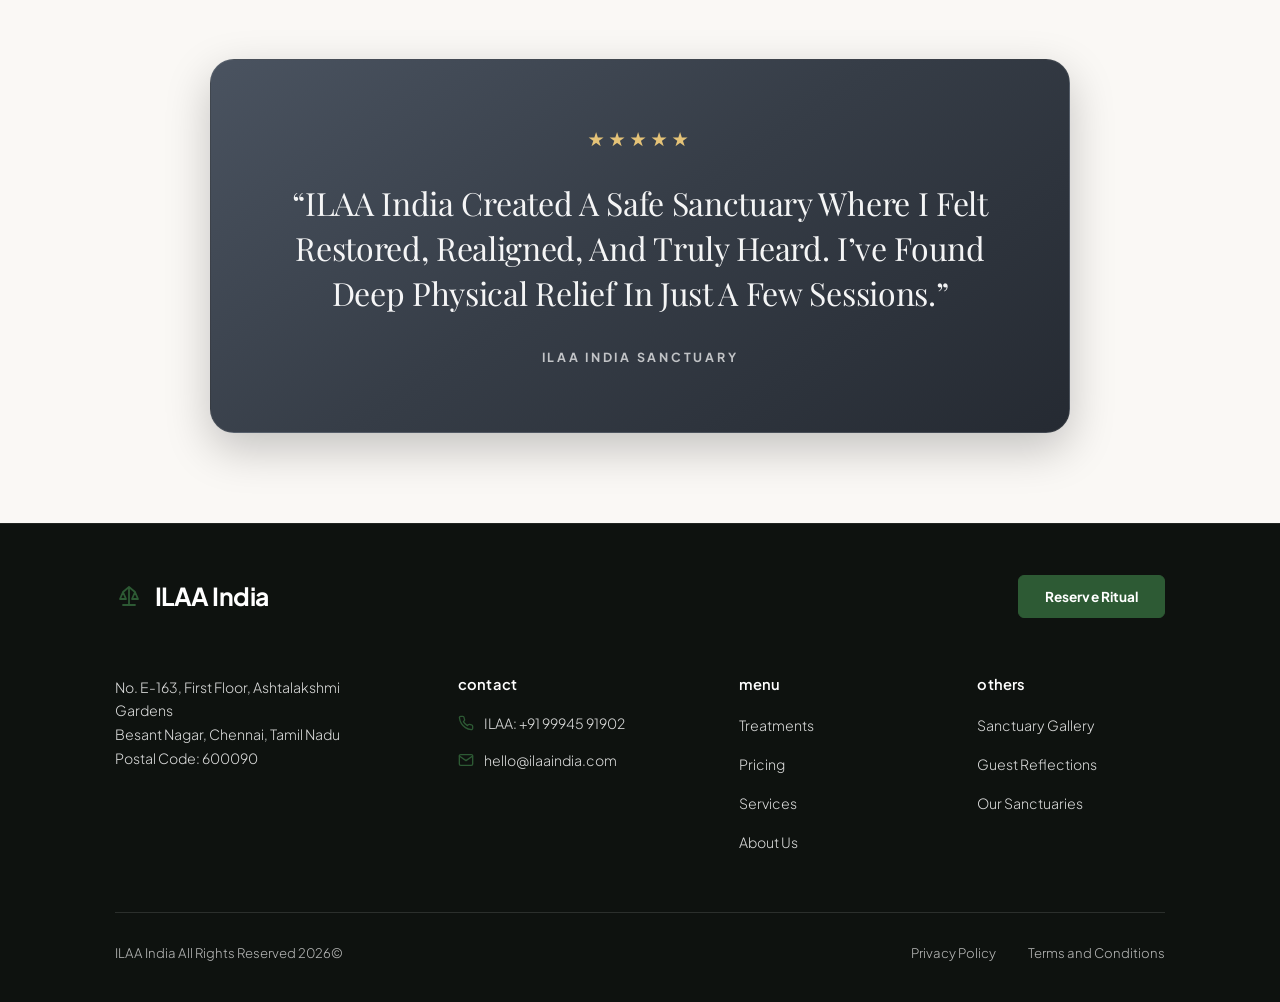
<file: services.html>
<!DOCTYPE html>
<html lang="en">
<head>
  <meta charset="UTF-8">
  <meta name="viewport" content="width=device-width, initial-scale=1.0">
  <title>Services &amp; Pricing | ILAA India — Reflexology Sanctuary Chennai</title>
  <meta name="description" content="Explore ILAA India's foot reflexology treatments, transparent pricing, passes, and health benefits in Chennai (Besant Nagar &amp; Adyar).">
  <link rel="stylesheet" href="css/style.css?v=5.0">
  <link rel="stylesheet" href="css/services-design.css?v=5.0">
  <link rel="stylesheet" href="css/3d-scroll.css?v=5.5">
  <link rel="icon" href="data:image/svg+xml,<svg xmlns=%22http://www.w3.org/2000/svg%22 viewBox=%220 0 100 100%22><text y=%22.9em%22 font-size=%2290%22>🌿</text></svg>">
</head>
<body class="services-page-body">

  <!-- ==========================================================================
       1. ORIGINAL HERO SECTION (Arched Header & Ambient Welcome)
       ========================================================================== -->
  <section class="hero-wrapper">
    <div class="hero-box">
      <!-- Background Photo -->
      <div class="hero-bg-img">
        <img src="images/spa-1544367567-0f2fc.jpg" alt="ILAA India Services Treatments Pricing Benefits">
      </div>

      <!-- Top Header Navigation -->
      <header class="site-header-exact header-hero">
        <nav class="header-left-nav">
          <a href="index.html">Home</a>
          <a href="about.html">About Us</a>
          <a href="services.html" class="active">Services</a>
          <a href="gallery.html">Gallery</a>
          <a href="contact.html">Contact</a>
        </nav>

        <a href="index.html" class="header-center-logo">ILAA INDIA</a>

        <div class="header-right-nav">
          <a href="https://wa.me/919994591902" target="_blank" rel="noopener">WhatsApp</a>
          <a href="tel:+919994591902">+91 99945 91902</a>
          <button class="btn-mova-cta open-booking-modal">Reserve Ritual</button>
          <button class="header-mobile-toggle" aria-label="Toggle Navigation">☰</button>
        </div>
      </header>

      <!-- Bottom Hero Content -->
      <div class="hero-bottom-content">
        <div>
          <h1 class="hero-main-title">
            treatments,<br>
            <span class="indent-word">pricing &amp; benefits</span>
            in one place.
          </h1>
        </div>

        <div class="hero-side-paragraph">
          <div style="font-family: var(--font-editorial); font-size: 1.3rem; margin-bottom: 0.4rem; color: #FFF;">rituals of restoration · chennai</div>
          Each treatment is designed as an experience — not a procedure. You will be received, not processed. Explore our complete treatment menu, transparent ₹ pricing, passes, and anatomical health benefits below.
          <div style="margin-top: 1.2rem;">
            <button class="btn-pill-white open-booking-modal">reserve session &rarr;</button>
          </div>
        </div>
      </div>
    </div>
  </section>


  <!-- ==========================================================================
       2. CURVING ORGANIC DOME SECTION + 3 ARCHED SERVICE CARDS
       ========================================================================== -->
  <section class="services-curved-flow-section" id="treatmentsSection">
    
    <!-- Top White Curving Convex Arch Dome -->
    <div class="services-curve-top-wrapper">
      <div class="services-curve-content">
        
        <div class="services-curve-meta-row">
          <span class="services-curve-tag">YOUR JOURNEY</span>
          <span class="services-curve-tag">STARTS HERE</span>
        </div>

        <h2 class="services-curve-title">
          BUILDING A BETTER EQUILIBRIUM TOGETHER
        </h2>

        <p class="services-curve-desc">
          Welcome to ILAA India — where the ancient intelligence of foot reflexology meets unhurried attentiveness. Each passage is anatomically calibrated to your body's energy meridians, pressure points, and restorative healing goals.
        </p>

      </div>
    </div>

    <!-- 3 Tombstone Arched Cards on Olive Sage Background -->
    <div class="services-container">
      <div class="services-arched-cards-grid">
        
        <!-- Card 1: Foot Reflexology -->
        <div class="services-tombstone-card">
          <div class="services-card-arch-media">
            <img src="images/spa-1544367567-0f2fc.jpg" alt="Foot Reflexology Foundation">
          </div>
          <div class="services-card-body">
            <h3 class="services-card-name">FOOT REFLEXOLOGY</h3>
            <span class="services-card-meta">Classical Zone Therapy · 60 Min</span>
            <p class="services-card-text">
              Deep pedal pressure point release along vital energy meridians, decompressing accumulated fatigue from knee to toes.
            </p>
            <button class="btn-services-card-book open-booking-modal" data-treatment="Foot Reflexology (60 Min)">
              Book Now
            </button>
          </div>
        </div>

        <!-- Card 2: Massage & Bodywork -->
        <div class="services-tombstone-card">
          <div class="services-card-arch-media">
            <img src="images/spa-1515377905703-c4.jpg" alt="Massage and Bodywork Therapy">
          </div>
          <div class="services-card-body">
            <h3 class="services-card-name">MASSAGE &amp; BODYWORK</h3>
            <span class="services-card-meta">Cranial &amp; Shoulder Fusion · 75 Min</span>
            <p class="services-card-text">
              Targeted upper-body myofascial release paired with acupressure for posture correction, neck tension relief, and mental clarity.
            </p>
            <button class="btn-services-card-book open-booking-modal" data-treatment="Massage & Bodywork (75 Min)">
              Book Now
            </button>
          </div>
        </div>

        <!-- Card 3: Full Meridian Reset -->
        <div class="services-tombstone-card">
          <div class="services-card-arch-media">
            <img src="images/spa-1586023492125-27.jpg" alt="Full Meridian Reset Symphony">
          </div>
          <div class="services-card-body">
            <h3 class="services-card-name">FULL MERIDIAN RESET</h3>
            <span class="services-card-meta">Signature Symphony · 90 Min</span>
            <p class="services-card-text">
              Our crowning 90-minute whole-body symphony combining deep pedal reflexology with cranial and shoulder realignment.
            </p>
            <button class="btn-services-card-book open-booking-modal" data-treatment="Full Meridian Reset (90 Min)">
              Book Now
            </button>
          </div>
        </div>

      </div>
    </div>

  </section>

  <!-- ==========================================================================
       3. TRANSPARENT PRICING & COMPLETE SESSION MENU
       ========================================================================== -->
  <section class="services-pricing-strip-section" id="pricing">
    <div class="services-container">
      
      <div class="services-pricing-header">
        <h2 class="services-pricing-title">TRANSPARENT SESSION PRICING</h2>
        <p class="services-pricing-sub">
          All pricing is 100% transparent and inclusive of taxes. No hidden charges. Walk-ins welcome; reserving ahead guarantees your private sanctuary suite.
        </p>
      </div>

      <div class="services-pricing-grid-clean">
        
        <!-- Card 1: 30 Min Express -->
        <div class="services-price-card">
          <div>
            <div class="services-price-dur">30 Minutes · Express</div>
            <div class="services-price-num">₹800</div>
            <div class="services-price-tax">per session · incl. taxes</div>
            <p class="services-price-desc">
              Focused pedal reflexology from knee to toes. A precise, restorative interval for busy working schedules.
            </p>
          </div>
          <button class="btn-price-book open-booking-modal" data-treatment="30 Min Express (₹800)">
            RESERVE SESSION
          </button>
        </div>

        <!-- Card 2: 45 Min Standard -->
        <div class="services-price-card">
          <div>
            <div class="services-price-dur">45 Minutes · Standard</div>
            <div class="services-price-num">₹1,100</div>
            <div class="services-price-tax">per session · incl. taxes</div>
            <p class="services-price-desc">
              A systematic passage through the reflex zones from knee to toes. Deeper thumb pressure and lasting relief.
            </p>
          </div>
          <button class="btn-price-book open-booking-modal" data-treatment="45 Min Standard (₹1,100)">
            RESERVE SESSION
          </button>
        </div>

        <!-- Card 3: 60 Min Premium (Featured) -->
        <div class="services-price-card featured-card">
          <span class="services-price-pill">Most Requested</span>
          <div>
            <div class="services-price-dur">60 Minutes · Premium</div>
            <div class="services-price-num">₹1,500</div>
            <div class="services-price-tax">per session · incl. taxes</div>
            <p class="services-price-desc">
              Full foot reflexology followed by 15 minutes of back, shoulder, and cranial acupressure. Our signature experience.
            </p>
          </div>
          <button class="btn-price-book open-booking-modal" data-treatment="60 Min Premium (₹1,500)">
            RESERVE SESSION
          </button>
        </div>

        <!-- Card 4: Extended Deluxe -->
        <div class="services-price-card">
          <div>
            <div class="services-price-dur">Extended · Deluxe</div>
            <div class="services-price-num">₹1,800</div>
            <div class="services-price-tax">per session · incl. taxes</div>
            <p class="services-price-desc">
              Unhurried work along the full length of the foot and calf with warm herbal compresses and extended trigger relief.
            </p>
          </div>
          <button class="btn-price-book open-booking-modal" data-treatment="Extended Deluxe (₹1,800)">
            RESERVE SESSION
          </button>
        </div>

        <!-- Card 5: 90 Min Signature Symphony -->
        <div class="services-price-card">
          <div>
            <div class="services-price-dur">90 Minutes · Signature</div>
            <div class="services-price-num">₹2,200</div>
            <div class="services-price-tax">per session · incl. taxes</div>
            <p class="services-price-desc">
              45 min deep foot reflexology plus 45 min full-body cranial, neck, and shoulder manual manipulation.
            </p>
          </div>
          <button class="btn-price-book open-booking-modal" data-treatment="90 Min Symphony (₹2,200)">
            RESERVE SESSION
          </button>
        </div>

        <!-- Card 6: Manicure & Pedicure Ritual -->
        <div class="services-price-card">
          <div>
            <div class="services-price-dur">60 Minutes · Pedicure</div>
            <div class="services-price-num">₹1,600</div>
            <div class="services-price-tax">per session · incl. taxes</div>
            <p class="services-price-desc">
              Meticulous pedal grooming combined with pure botanical scrubs and soothing reflex zone pressure.
            </p>
          </div>
          <button class="btn-price-book open-booking-modal" data-treatment="Pedicure & Manicure (₹1,600)">
            RESERVE SESSION
          </button>
        </div>

      </div>

    </div>
  </section>

  <!-- ==========================================================================
       3D KINETIC TYPOGRAPHY TRACK (Slides & Tilts in 3D Space on Scroll)
       ========================================================================== -->
  <div class="kinetic-3d-floating-text" aria-hidden="true">
    <div class="kinetic-3d-track">
      <span class="kinetic-3d-word">TRANSPARENT ₹ PRICING <span>✦</span> 30 TO 90 MIN SESSIONS <span>✦</span> MASTER BODYWORK <span>✦</span> BESANT NAGAR &amp; ADYAR</span>
      <span class="kinetic-3d-word">TRANSPARENT ₹ PRICING <span>✦</span> 30 TO 90 MIN SESSIONS <span>✦</span> MASTER BODYWORK <span>✦</span> BESANT NAGAR &amp; ADYAR</span>
    </div>
  </div>

  <!-- ==========================================================================
       4. TESTIMONIAL CARD SECTION
       ========================================================================== -->
  <section class="services-testimonial-section">
    <div class="services-container">
      <div class="services-testimonial-card-box">
        <div class="services-testi-stars">★★★★★</div>
        <blockquote class="services-testi-quote">
          “ILAA India Created A Safe Sanctuary Where I Felt Restored, Realigned, And Truly Heard. I’ve Found Deep Physical Relief In Just A Few Sessions.”
        </blockquote>
        <div class="services-testi-brand-tag">
          ILAA INDIA SANCTUARY
        </div>
      </div>
    </div>
  </section>

  <!-- ==========================================================================
       5. SIGNATURE BRAND FOOTER
       ========================================================================== -->
  <footer class="footer-exact-wrap">
    <div class="footer-exact-box">
      
      <div class="footer-top-bar-clean">
        <a href="index.html" class="footer-brand-logo-wrap">
          <div class="footer-brand-icon">
            <svg width="24" height="24" viewBox="0 0 24 24" fill="none" stroke="currentColor" stroke-width="1.8" stroke-linecap="round" stroke-linejoin="round">
              <path d="M12 3v18M6 8l6-5 6 5M6 8l-3 7h6l-3-7zm12 0l-3 7h6l-3-7zM6 21h12"/>
            </svg>
          </div>
          <span class="footer-brand-name">ILAA India</span>
        </a>

        <button class="footer-top-btn open-booking-modal">
          Reserve Ritual
        </button>
      </div>

      <div class="footer-main-columns-grid">
        
        <div class="footer-address-col">
          <p>
            No. E-163, First Floor, Ashtalakshmi Gardens<br>
            Besant Nagar, Chennai, Tamil Nadu<br>
            Postal Code: 600090
          </p>
        </div>

        <div class="footer-col-nav">
          <h4 class="footer-col-heading">Contact</h4>
          <div class="footer-contact-links">
            <a href="tel:+919994591902" class="footer-contact-item">
              <svg viewBox="0 0 24 24" fill="none" stroke="currentColor" stroke-width="2" stroke-linecap="round" stroke-linejoin="round"><path d="M22 16.92v3a2 2 0 0 1-2.18 2 19.79 19.79 0 0 1-8.63-3.07 19.5 19.5 0 0 1-6-6 19.79 19.79 0 0 1-3.07-8.67A2 2 0 0 1 4.11 2h3a2 2 0 0 1 2 1.72 12.84 12.84 0 0 0 .7 2.81 2 2 0 0 1-.45 2.11L8.09 9.91a16 16 0 0 0 6 6l1.27-1.27a2 2 0 0 1 2.11-.45 12.84 12.84 0 0 0 2.81.7A2 2 0 0 1 22 16.92z"></path></svg>
              <span>ILAA: +91 99945 91902</span>
            </a>
            <a href="mailto:hello@ilaaindia.com" class="footer-contact-item">
              <svg viewBox="0 0 24 24" fill="none" stroke="currentColor" stroke-width="2" stroke-linecap="round" stroke-linejoin="round"><path d="M4 4h16c1.1 0 2 .9 2 2v12c0 1.1-.9 2-2 2H4c-1.1 0-2-.9-2-2V6c0-1.1.9-2 2-2z"></path><polyline points="22,6 12,13 2,6"></polyline></svg>
              <span>hello@ilaaindia.com</span>
            </a>
          </div>
        </div>

        <div class="footer-col-nav">
          <h4 class="footer-col-heading">Menu</h4>
          <ul class="footer-links-list">
            <li><a href="index.html#treatmentsSection">Treatments</a></li>
            <li><a href="services.html#pricing">Pricing</a></li>
            <li><a href="services.html">Services</a></li>
            <li><a href="about.html">About Us</a></li>
          </ul>
        </div>

        <div class="footer-col-nav">
          <h4 class="footer-col-heading">Others</h4>
          <ul class="footer-links-list">
            <li><a href="gallery.html">Sanctuary Gallery</a></li>
            <li><a href="about.html#reviewsSection">Guest Reflections</a></li>
            <li><a href="contact.html">Our Sanctuaries</a></li>
          </ul>
        </div>

      </div>

      <div class="footer-sub-bar-clean">
        <div class="footer-copyright">
          ILAA India All Rights Reserved 2026©
        </div>
        <div class="footer-legal-links">
          <a href="privacy-policy.html">Privacy Policy</a>
          <a href="terms-of-use.html">Terms and Conditions</a>
        </div>
      </div>

    </div>
  </footer>

  <!-- Booking Modal -->
  <div class="modal-backdrop" id="bookingModal">
    <div class="modal-content">
      <div class="modal-header">
        <h3>Reserve Your Ritual</h3>
        <button class="modal-close-btn" id="closeBookingModal" aria-label="Close modal">&times;</button>
      </div>
      <div class="modal-body">
        <p class="modal-subtitle">
          Fill out your details below. Our concierge will instantly confirm your private suite availability.
        </p>

        <form id="appointmentForm">
          <div class="form-row">
            <div class="form-group">
              <label class="form-label" for="bookingName">Your Full Name *</label>
              <input type="text" id="bookingName" class="form-input" placeholder="e.g. Priya Sundaram" required>
            </div>
            <div class="form-group">
              <label class="form-label" for="bookingPhone">Phone / WhatsApp Number *</label>
              <input type="tel" id="bookingPhone" class="form-input" placeholder="e.g. +91 99945 91902" required>
            </div>
          </div>

          <div class="form-row">
            <div class="form-group">
              <label class="form-label" for="bookingTreatment">Select Treatment</label>
              <select id="bookingTreatment" class="form-select">
                <option value="60 Min Premium Reflexology (₹1,500)">60 Min Premium Foot Reflexology (₹1,500)</option>
                <option value="45 Min Standard Reflexology (₹1,100)">45 Min Standard Foot Reflexology (₹1,100)</option>
                <option value="30 Min Express Reflexology (₹800)">30 Min Express Reflexology (₹800)</option>
                <option value="Extended Deluxe Reflexology (₹1,800)">Extended Deluxe Reflexology (₹1,800)</option>
                <option value="90 Min Signature Symphony (₹2,200)">90 Min Signature Full Body Symphony (₹2,200)</option>
                <option value="Pedicure & Manicure Ritual (₹1,600)">Pedicure &amp; Manicure Ritual (₹1,600)</option>
              </select>
            </div>
            <div class="form-group">
              <label class="form-label" for="bookingLocation">Sanctuary Location</label>
              <select id="bookingLocation" class="form-select">
                <option value="Besant Nagar Sanctuary">Besant Nagar (Ashtalakshmi Gardens)</option>
                <option value="Adyar Sanctuary">Adyar Sanctuary</option>
              </select>
            </div>
          </div>

          <div class="form-row">
            <div class="form-group">
              <label class="form-label" for="bookingDate">Preferred Date</label>
              <input type="date" id="bookingDate" class="form-input">
            </div>
            <div class="form-group">
              <label class="form-label" for="bookingTime">Preferred Time</label>
              <select id="bookingTime" class="form-select">
                <option value="Morning (10:00 AM - 1:00 PM)">Morning (10:00 AM - 1:00 PM)</option>
                <option value="Afternoon (1:00 PM - 5:00 PM)">Afternoon (1:00 PM - 5:00 PM)</option>
                <option value="Evening (5:00 PM - 9:00 PM)">Evening (5:00 PM - 9:00 PM)</option>
              </select>
            </div>
          </div>

          <div class="form-group">
            <label class="form-label" for="bookingNotes">Special Requests or Physical Focus Points</label>
            <textarea id="bookingNotes" class="form-textarea" rows="2" placeholder="e.g. Plantar tension, shoulder tightness, neck stiffness"></textarea>
          </div>

          <button type="submit" class="btn-submit-booking">
            Confirm via WhatsApp &rarr;
          </button>
        </form>
      </div>
    </div>
  </div>

  <script src="js/main.js?v=5.0"></script>
</body>
</html>
</file>
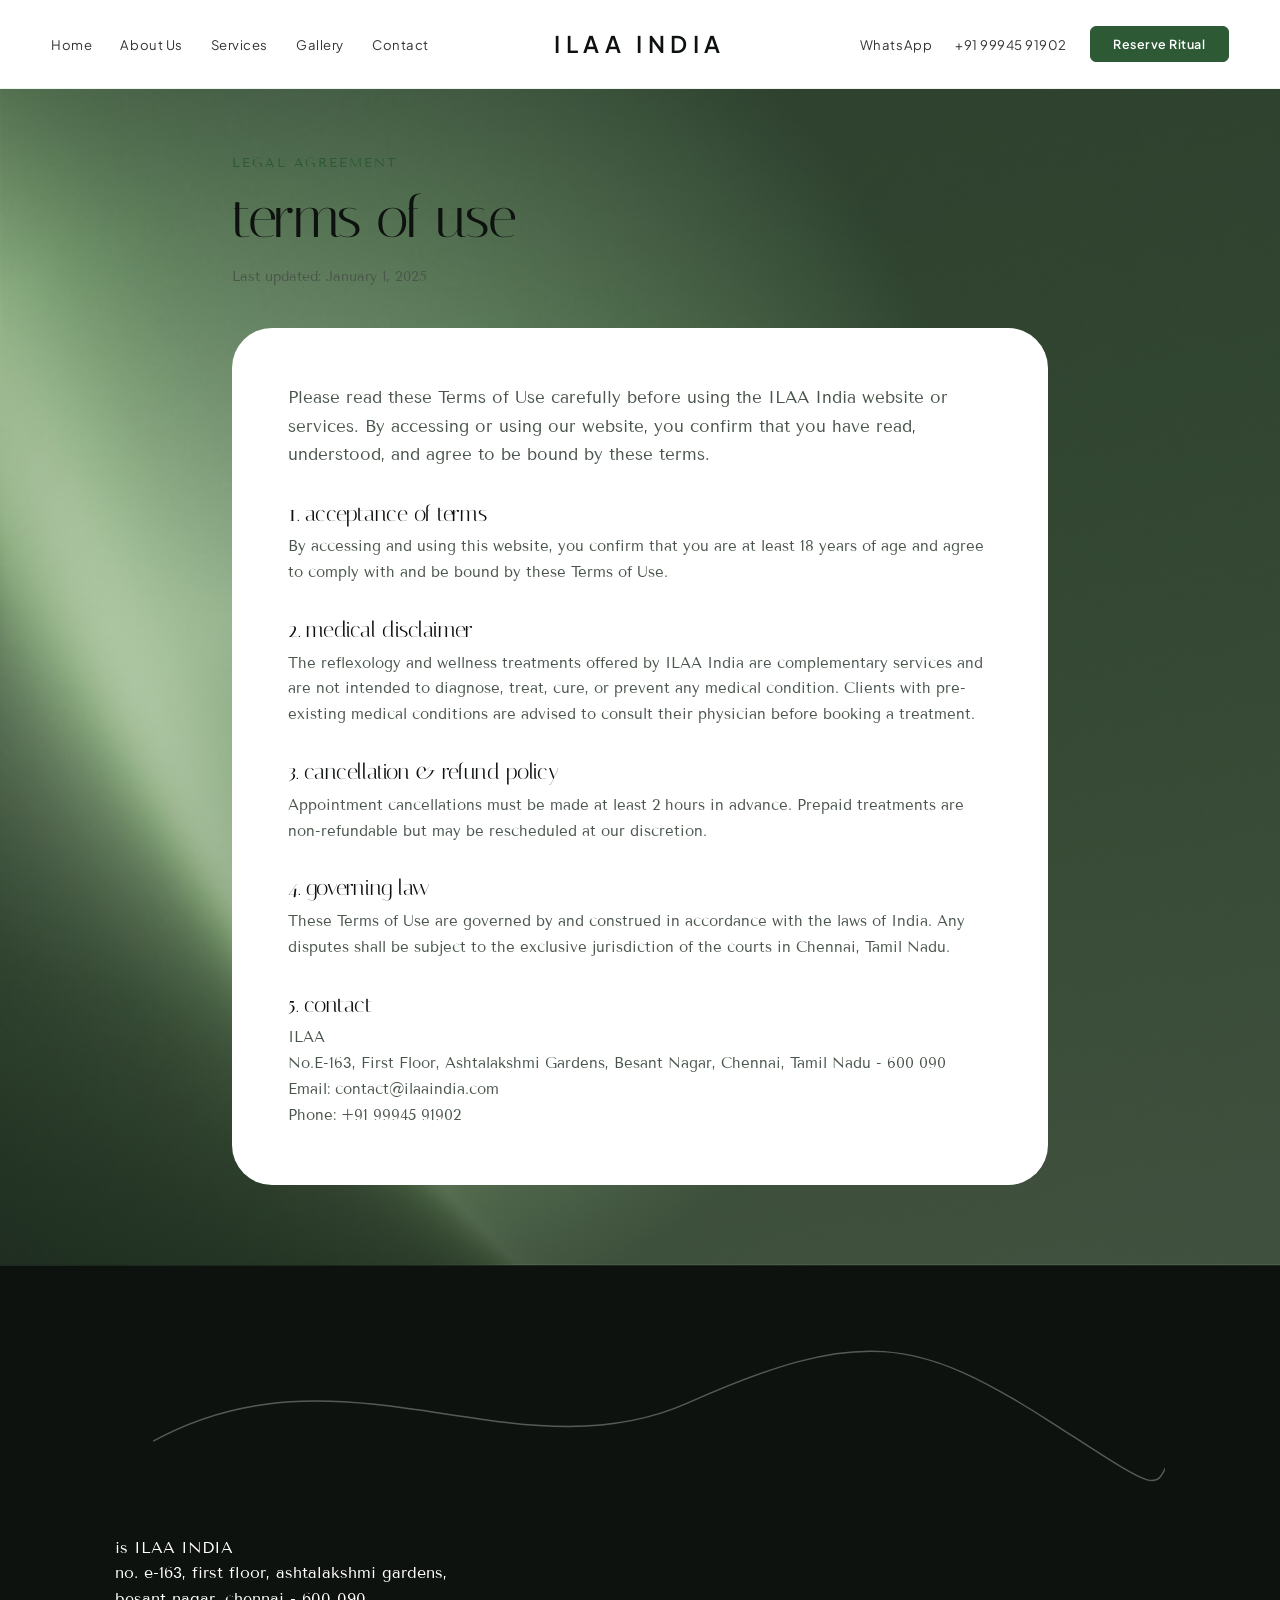
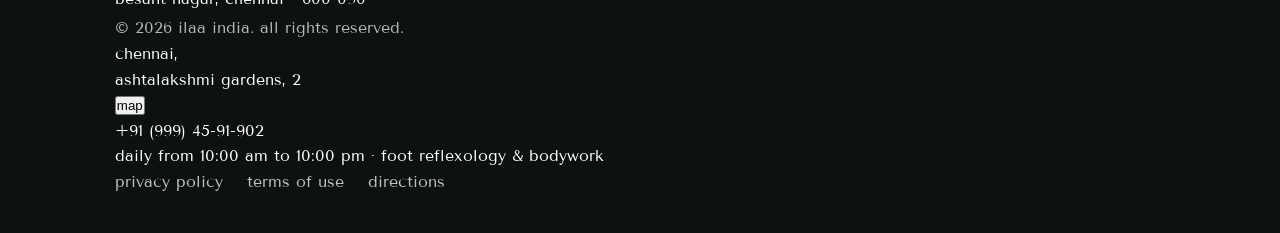
<file: terms-of-use.html>
<!DOCTYPE html>
<html lang="en">
<head>
  <meta charset="UTF-8">
  <meta name="viewport" content="width=device-width, initial-scale=1.0">
  <title>Terms of Use — ILAA India | Foot Reflexology Spa, Adyar Chennai</title>
  <meta name="description" content="Terms of use for ILAA India Foot Reflexology Spa in Chennai.">
  <link rel="stylesheet" href="css/style.css">
  <link rel="icon" href="data:image/svg+xml,<svg xmlns=%22http://www.w3.org/2000/svg%22 viewBox=%220 0 100 100%22><text y=%22.9em%22 font-size=%2290%22>🌿</text></svg>">
</head>
<body>

  <!-- Top Header Navigation (3-Column Reference Layout) -->
  <header class="site-header-exact header-light">
    <nav class="header-left-nav">
      <a href="index.html">Home</a>
      <a href="about.html">About Us</a>
      <a href="services.html">Services</a>
      <a href="gallery.html">Gallery</a>
      <a href="contact.html">Contact</a>
    </nav>

    <a href="index.html" class="header-center-logo">ILAA INDIA</a>

    <div class="header-right-nav">
      <a href="https://wa.me/919994591902" target="_blank" rel="noopener">WhatsApp</a>
      <a href="tel:+919994591902">+91 99945 91902</a>
      <button class="btn-mova-cta open-booking-modal">Reserve Ritual</button>
      <button class="header-mobile-toggle" aria-label="Toggle Navigation">☰</button>
    </div>
  </header>

  <!-- Content Section -->
  <section class="section-orbital" style="padding-top: 4rem; padding-bottom: 5rem; text-align: left;">
    <div class="container container-narrow">
      <div style="font-size: 0.8rem; letter-spacing: 0.15em; text-transform: uppercase; color: var(--color-olive); margin-bottom: 0.75rem;">legal agreement</div>
      <h1 style="font-size: clamp(2.5rem, 4.5vw, 3.8rem); margin-bottom: 1rem;">terms of use</h1>
      <p style="font-size: 0.85rem; color: var(--text-muted); margin-bottom: 2.5rem;">Last updated: January 1, 2025</p>

      <div style="background-color: var(--bg-card-light); border-radius: 40px; padding: clamp(2rem, 5vw, 3.5rem); box-shadow: var(--shadow-card); line-height: 1.8;">
        
        <p style="font-size: 1.05rem; margin-bottom: 1.5rem;">
          Please read these Terms of Use carefully before using the ILAA India website or services. By accessing or using our website, you confirm that you have read, understood, and agree to be bound by these terms.
        </p>

        <h3 style="font-size: 1.4rem; margin-top: 2rem; margin-bottom: 0.5rem;">1. Acceptance of Terms</h3>
        <p>By accessing and using this website, you confirm that you are at least 18 years of age and agree to comply with and be bound by these Terms of Use.</p>

        <h3 style="font-size: 1.4rem; margin-top: 2rem; margin-bottom: 0.5rem;">2. Medical Disclaimer</h3>
        <p>The reflexology and wellness treatments offered by ILAA India are complementary services and are not intended to diagnose, treat, cure, or prevent any medical condition. Clients with pre-existing medical conditions are advised to consult their physician before booking a treatment.</p>

        <h3 style="font-size: 1.4rem; margin-top: 2rem; margin-bottom: 0.5rem;">3. Cancellation & Refund Policy</h3>
        <p>Appointment cancellations must be made at least 2 hours in advance. Prepaid treatments are non-refundable but may be rescheduled at our discretion.</p>

        <h3 style="font-size: 1.4rem; margin-top: 2rem; margin-bottom: 0.5rem;">4. Governing Law</h3>
        <p>These Terms of Use are governed by and construed in accordance with the laws of India. Any disputes shall be subject to the exclusive jurisdiction of the courts in Chennai, Tamil Nadu.</p>

        <h3 style="font-size: 1.4rem; margin-top: 2rem; margin-bottom: 0.5rem;">5. Contact</h3>
        <p>
          ILAA<br>
          No.E-163, First Floor, Ashtalakshmi Gardens, Besant Nagar, Chennai, Tamil Nadu - 600 090<br>
          Email: contact@ilaaindia.com<br>
          Phone: +91 99945 91902
        </p>

      </div>
    </div>
  </section>

  <!-- FOOTER -->
  <footer class="footer-exact-wrap">
    <div class="footer-exact-box">
      <svg class="footer-wire-line" viewBox="0 0 1100 220" fill="none" preserveAspectRatio="none">
        <path d="M 40 130 C 240 20, 420 170, 600 90 S 840 20, 980 110 S 1080 180, 1120 120" stroke="rgba(243, 239, 230, 0.32)" stroke-width="1.5" fill="none"/>
      </svg>
      <div class="footer-main-content">
        <div class="footer-logo-block">
          <div class="footer-monogram">
            <span class="mono-is">is</span>
            <span class="mono-divider"></span>
            <span class="mono-title">ILAA INDIA</span>
          </div>
          <div class="footer-legal-micro">
            <div>no. e-163, first floor, ashtalakshmi gardens,</div>
            <div>besant nagar, chennai - 600 090</div>
            <div style="margin-top: 4px; opacity: 0.7;">© 2026 ilaa india. all rights reserved.</div>
          </div>
        </div>
        <div class="footer-address-block">
          <div class="footer-city-title">chennai,</div>
          <div class="footer-street-title">ashtalakshmi gardens, 2</div>
          <button class="btn-map-pill open-booking-modal">map</button>
        </div>
        <div class="footer-phone-col">
          <a href="tel:+919994591902" class="footer-phone-big">+91 (999) 45-91-902</a>
        </div>
      </div>
      <div class="footer-sub-bar">
        <div>daily from 10:00 am to 10:00 pm · foot reflexology & bodywork</div>
        <div style="display: flex; gap: 1.5rem;">
          <a href="privacy-policy.html">privacy policy</a>
          <a href="terms-of-use.html">terms of use</a>
          <a href="contact.html">directions</a>
        </div>
      </div>
    </div>
  </footer>

  <script src="js/main.js"></script>
</body>
</html>
</file>
<file: css/style.css>
/* ==========================================================================
   ILAA INDIA - MASTER CONSOLIDATED STYLESHEET
   High-Fashion Editorial Aesthetic matching the reference design
   ========================================================================== */

@import url('https://fonts.googleapis.com/css2?family=Italiana&family=Bellefair&family=Cormorant+Garamond:ital,wght@0,300;0,400;0,500;1,300;1,400&family=Tenor+Sans&family=Plus+Jakarta+Sans:wght@300;400;500;600&display=swap');

:root {
  /* Strict 3-Color Palette: Black, White, Green */
  --color-black: #0E120F;          /* ⬛ Deep Botanical Black */
  --color-black-card: #151B16;     /* ⬛ Rich Charcoal Black */
  --color-white: #FFFFFF;          /* ⬜ Pure Clean White */
  --color-green: #2D5A34;          /* 🟩 Signature Reflexology Green */
  --color-green-dark: #1E3D23;     /* 🟩 Deep Forest Green */
  --color-green-light: #EBF3EC;    /* 🟩 Subtle Light Green Mist */
  --color-green-border: #C8DEC9;   /* 🟩 Crisp Botanical Green Border */

  --bg-page: #FFFFFF;
  --bg-sand: #EBF3EC;
  --bg-card-light: #FFFFFF;
  --bg-card-dark: #0E120F;
  --bg-footer: #0E120F;
  --bg-white: #FFFFFF;
  
  --text-dark: #0E120F;
  --text-muted: #4A564C;
  --text-cream: #FFFFFF;
  --color-olive: #2D5A34;
  --color-olive-dark: #0E120F;
  --color-olive-light: #2D5A34;
  
  --color-sandalwood: #2D5A34;
  --color-sandalwood-gold: #386E41;
  --color-warm-border: #C8DEC9;
  --line-decor: rgba(45, 90, 52, 0.2);
  --line-light: rgba(255, 255, 255, 0.2);

  --font-editorial: 'Italiana', 'Bellefair', 'Cormorant Garamond', Georgia, serif;
  --font-body: 'Tenor Sans', 'Plus Jakarta Sans', -apple-system, sans-serif;
  --font-sans: 'Plus Jakarta Sans', sans-serif;

  --radius-hero: 0 0 50px 50px;
  --radius-footer: 50px 50px 0 0;
  --radius-capsule: 9999px;
  --radius-pill-card: 260px;
}

*, *::before, *::after {
  box-sizing: border-box;
  margin: 0;
  padding: 0;
}

html {
  scroll-behavior: smooth;
  font-size: 16px;
  background-color: var(--bg-page);
}

body {
  font-family: var(--font-body);
  background-color: var(--bg-page);
  color: var(--text-dark);
  line-height: 1.6;
  font-weight: 300;
  overflow-x: clip;
  -webkit-font-smoothing: antialiased;
}

/* Headings */
h1, h2, h3, h4, .font-editorial {
  font-family: var(--font-editorial);
  color: var(--text-dark);
  font-weight: 400;
  text-transform: lowercase;
  line-height: 1.1;
  letter-spacing: -0.02em;
}

h1 { font-size: clamp(2.8rem, 6vw, 5.2rem); }
h2 { font-size: clamp(2.2rem, 4.5vw, 3.8rem); }
h3 { font-size: clamp(1.6rem, 3vw, 2.4rem); }
h4 { font-size: 1.25rem; }

p {
  color: var(--text-muted);
  font-size: 0.95rem;
  line-height: 1.7;
}

a {
  color: inherit;
  text-decoration: none;
  transition: all 0.3s ease;
}

img {
  width: 100%;
  height: 100%;
  object-fit: cover;
  display: block;
}

.container {
  width: 100%;
  max-width: 1280px;
  margin: 0 auto;
  padding: 0 2rem;
}

.container-narrow {
  max-width: 880px;
  margin: 0 auto;
}

/* Buttons & Pills */
.btn-pill-white, .btn-pill {
  display: inline-flex;
  align-items: center;
  justify-content: center;
  gap: 0.4rem;
  background-color: var(--color-white);
  color: var(--color-black);
  font-family: var(--font-sans);
  font-size: 0.72rem;
  font-weight: 600;
  text-transform: uppercase;
  letter-spacing: 0.14em;
  padding: 0.6rem 1.4rem;
  border-radius: var(--radius-capsule);
  border: 1px solid var(--color-green-border);
  cursor: pointer;
  transition: all 0.3s ease;
  backdrop-filter: blur(6px);
}

.btn-pill-white:hover, .btn-pill:hover {
  background-color: var(--color-green);
  color: var(--color-white);
  border-color: var(--color-green);
  transform: translateY(-2px);
}

.btn-pill-dark {
  background-color: var(--color-black);
  color: var(--color-white);
  border: 1px solid var(--color-black);
}

.btn-pill-dark:hover {
  background-color: var(--color-green);
  border-color: var(--color-green);
  color: var(--color-white);
}

.btn-square-pill {
  display: inline-flex;
  align-items: center;
  justify-content: center;
  width: 38px;
  height: 38px;
  border-radius: 8px;
  background-color: var(--color-white);
  color: var(--color-black);
  font-size: 1.1rem;
  cursor: pointer;
  border: 1px solid var(--color-green-border);
  transition: all 0.3s ease;
}

.btn-square-pill:hover {
  background-color: var(--color-green);
  color: var(--color-white);
  border-color: var(--color-green);
}

/* ==========================================================================
   1. UNIVERSAL 3-COLUMN HEADER (Exact match to reference screenshot)
   Left: Clean Nav Links | Center: MOVA-Style Brand Logo | Right: WhatsApp & CTA Button
   ========================================================================== */
.site-header-exact {
  position: relative;
  z-index: 50;
  width: 100%;
  display: grid;
  grid-template-columns: 1fr auto 1fr;
  align-items: center;
  padding: 1.6rem clamp(1.5rem, 4vw, 3.5rem);
  box-sizing: border-box;
  transition: all 0.3s ease;
}

/* Hero Overlay Version (Transparent over Hero Image) */
.site-header-exact.header-hero {
  color: var(--color-white);
}

.site-header-exact.header-hero .header-left-nav a {
  color: var(--color-white);
  opacity: 0.9;
}

.site-header-exact.header-hero .header-left-nav a:hover,
.site-header-exact.header-hero .header-left-nav a.active {
  color: #52B788;
  opacity: 1;
}

.site-header-exact.header-hero .header-center-logo {
  color: var(--color-white);
}

.site-header-exact.header-hero .header-right-nav a {
  color: var(--color-white);
  opacity: 0.9;
}

.site-header-exact.header-hero .header-right-nav a:hover {
  color: #52B788;
}

.site-header-exact.header-hero .btn-mova-cta {
  background-color: var(--color-green);
  color: var(--color-white);
  border: 1px solid var(--color-green);
}

.site-header-exact.header-hero .btn-mova-cta:hover {
  background-color: var(--color-white);
  color: var(--color-black);
  border-color: var(--color-white);
  transform: translateY(-1px);
  box-shadow: 0 4px 14px rgba(0, 0, 0, 0.25);
}

/* Light / Inner Page Version */
.site-header-exact.header-light {
  color: var(--color-black);
  background-color: var(--color-white);
  border-bottom: 1px solid var(--color-green-light);
}

.site-header-exact.header-light .header-left-nav a {
  color: var(--color-black);
  opacity: 0.85;
}

.site-header-exact.header-light .header-left-nav a:hover,
.site-header-exact.header-light .header-left-nav a.active {
  color: var(--color-green);
  opacity: 1;
}

.site-header-exact.header-light .header-center-logo {
  color: var(--color-black);
}

.site-header-exact.header-light .header-right-nav a {
  color: var(--color-black);
  opacity: 0.85;
}

.site-header-exact.header-light .header-right-nav a:hover {
  color: var(--color-green);
}

.site-header-exact.header-light .btn-mova-cta {
  background-color: var(--color-green);
  color: var(--color-white);
  border: 1px solid var(--color-green);
}

.site-header-exact.header-light .btn-mova-cta:hover {
  background-color: var(--color-black);
  color: var(--color-white);
  border-color: var(--color-black);
  transform: translateY(-1px);
}

/* Sub-components */
.header-left-nav {
  display: flex;
  align-items: center;
  gap: clamp(1.2rem, 2.2vw, 2.2rem);
  list-style: none;
  margin: 0;
  padding: 0;
}

.header-left-nav a,
.header-right-nav a {
  font-family: var(--font-sans);
  font-size: 0.82rem;
  font-weight: 400;
  letter-spacing: 0.04em;
  text-decoration: none;
  transition: all 0.25s ease;
  white-space: nowrap;
}

.header-left-nav a.active {
  font-weight: 600;
  text-decoration: underline;
  text-underline-offset: 5px;
}

.header-center-logo {
  font-family: 'Syne', var(--font-sans);
  font-size: clamp(1.15rem, 1.8vw, 1.45rem);
  font-weight: 600;
  letter-spacing: 0.24em;
  text-transform: uppercase;
  text-align: center;
  text-decoration: none;
  display: inline-block;
  white-space: nowrap;
  transition: opacity 0.25s;
}

.header-center-logo:hover {
  opacity: 0.85;
}

.header-right-nav {
  display: flex;
  align-items: center;
  justify-content: flex-end;
  gap: clamp(1rem, 1.8vw, 1.8rem);
}

.btn-mova-cta {
  display: inline-flex;
  align-items: center;
  justify-content: center;
  font-family: var(--font-sans);
  font-size: 0.78rem;
  font-weight: 600;
  letter-spacing: 0.04em;
  padding: 0.58rem 1.4rem;
  border-radius: 6px;
  border: none;
  cursor: pointer;
  transition: all 0.25s ease;
  white-space: nowrap;
  text-decoration: none;
}

/* Mobile Toggle */
.header-mobile-toggle {
  display: none;
  background: none;
  border: none;
  font-size: 1.4rem;
  color: inherit;
  cursor: pointer;
  padding: 0.3rem;
}

@media (max-width: 992px) {
  .site-header-exact {
    grid-template-columns: auto 1fr auto;
    padding: 1.2rem 1.2rem;
  }
  .header-left-nav {
    display: none;
  }
  .header-right-nav a {
    display: none;
  }
  .header-mobile-toggle {
    display: block;
    grid-column: 1;
  }
  .header-center-logo {
    grid-column: 2;
    text-align: center;
  }
  .header-right-nav {
    grid-column: 3;
  }
}

/* Mobile Navigation Drawer */
#mobileNavDrawer {
  position: fixed;
  inset: 0;
  background-color: rgba(30, 26, 22, 0.85);
  backdrop-filter: blur(12px);
  z-index: 9999;
  display: flex;
  justify-content: flex-start;
  opacity: 0;
  visibility: hidden;
  transition: all 0.35s ease;
}

#mobileNavDrawer.active {
  opacity: 1;
  visibility: visible;
}

.mobile-drawer-inner {
  width: min(85vw, 360px);
  height: 100%;
  background-color: var(--bg-page);
  color: var(--text-dark);
  padding: 2rem 1.8rem;
  display: flex;
  flex-direction: column;
  justify-content: space-between;
  transform: translateX(-100%);
  transition: transform 0.35s ease;
  box-shadow: 10px 0 30px rgba(0, 0, 0, 0.25);
}

#mobileNavDrawer.active .mobile-drawer-inner {
  transform: translateX(0);
}

.mobile-drawer-top {
  display: flex;
  justify-content: space-between;
  align-items: center;
  padding-bottom: 1.5rem;
  border-bottom: 1px solid var(--line-decor);
}

.mobile-drawer-brand {
  font-family: 'Syne', sans-serif;
  font-size: 1.2rem;
  font-weight: 600;
  letter-spacing: 0.2em;
}

.mobile-drawer-close {
  background: none;
  border: none;
  font-size: 1.8rem;
  line-height: 1;
  cursor: pointer;
  color: var(--text-dark);
}

.mobile-drawer-links {
  list-style: none;
  padding: 2rem 0;
  display: flex;
  flex-direction: column;
  gap: 1.2rem;
}

.mobile-drawer-links a {
  font-family: var(--font-editorial);
  font-size: 1.5rem;
  color: var(--text-dark);
  text-decoration: none;
  transition: color 0.2s;
}

.mobile-drawer-links a:hover,
.mobile-drawer-links a.active {
  color: var(--color-olive);
}

.mobile-drawer-contact {
  padding-top: 1.5rem;
  border-top: 1px solid var(--line-decor);
  display: flex;
  flex-direction: column;
  gap: 0.6rem;
  font-size: 0.85rem;
}

.mobile-drawer-contact a {
  color: var(--text-dark);
  text-decoration: none;
  font-weight: 500;
}

/* ==========================================================================
   2. HERO SECTION (Flush edge-to-edge with Arched bottom)
   ========================================================================== */
.hero-wrapper {
  padding: 0;
  width: 100%;
}

/* ==========================================================================
   AUTO-MOVING "AS FEATURED IN" REFINED PRESS RIBBON (Sleek & Un-zoomed)
   ========================================================================== */
.featured-in-section {
  position: relative;
  width: 100%;
  padding: 0.95rem 0;
  background-color: var(--color-white);
  border-top: 1px solid var(--color-green-light);
  border-bottom: 1px solid var(--color-green-light);
  overflow: hidden;
}

.featured-in-inner {
  display: flex;
  align-items: center;
  width: 100%;
  max-width: 1400px;
  margin: 0 auto;
  padding: 0 clamp(1.2rem, 3vw, 2.5rem);
  gap: 1.5rem;
}

.featured-in-badge {
  flex-shrink: 0;
  display: flex;
  align-items: center;
  padding-right: 1.4rem;
  border-right: 1px solid var(--color-green-border);
  z-index: 2;
}

.featured-in-badge span {
  font-family: var(--font-sans);
  font-size: 0.65rem;
  font-weight: 700;
  text-transform: uppercase;
  letter-spacing: 0.22em;
  color: var(--color-black);
  white-space: nowrap;
}

.marquee-container {
  flex: 1;
  display: flex;
  width: 100%;
  overflow: hidden;
  user-select: none;
  mask-image: linear-gradient(to right, transparent 0%, black 4%, black 96%, transparent 100%);
  -webkit-mask-image: linear-gradient(to right, transparent 0%, black 4%, black 96%, transparent 100%);
}

.marquee-track {
  display: flex;
  align-items: center;
  gap: 2.8rem;
  white-space: nowrap;
  animation: marquee-scroll 30s linear infinite;
  will-change: transform;
}

.marquee-container:hover .marquee-track {
  animation-play-state: paused;
}

.marquee-item {
  display: inline-flex;
  align-items: center;
  gap: 2.8rem;
  font-family: var(--font-editorial);
  font-size: 0.95rem;
  font-style: normal;
  font-weight: 400;
  letter-spacing: 0.08em;
  text-transform: uppercase;
  color: var(--color-black);
  text-decoration: none;
  opacity: 0.88;
  transition: all 0.25s ease;
  cursor: pointer;
}

.marquee-item:hover {
  opacity: 1;
  color: var(--color-green);
  transform: translateY(-1px);
}

.marquee-dot {
  font-size: 0.48rem;
  opacity: 0.85;
  color: var(--color-green);
  text-decoration: none;
  display: inline-block;
  vertical-align: middle;
}

@keyframes marquee-scroll {
  0% {
    transform: translateX(0%);
  }
  100% {
    transform: translateX(-50%);
  }
}

@media (max-width: 768px) {
  .featured-in-inner {
    flex-direction: column;
    gap: 0.6rem;
    padding: 0 1rem;
  }
  .featured-in-badge {
    border-right: none;
    padding-right: 0;
  }
}

.hero-box {
  position: relative;
  width: 100%;
  min-height: clamp(650px, 92vh, 920px);
  border-radius: 0 0 50px 50px;
  overflow: hidden;
  display: flex;
  flex-direction: column;
  justify-content: space-between;
  padding: 0;
  box-shadow: 0 20px 40px rgba(0, 0, 0, 0.08);
}

.hero-bg-img {
  position: absolute;
  inset: 0;
  width: 100%;
  height: 100%;
  z-index: 1;
}

.hero-bg-img img {
  filter: brightness(0.68) contrast(1.05);
}

.hero-bg-img::after {
  content: '';
  position: absolute;
  inset: 0;
  background: linear-gradient(180deg, rgba(25,24,20,0.5) 0%, rgba(25,24,20,0.1) 40%, rgba(25,24,20,0.75) 100%);
}

.hero-header {
  position: relative;
  z-index: 10;
  display: flex;
  justify-content: space-between;
  align-items: center;
  color: var(--bg-white);
  border-bottom: 1px solid rgba(255, 255, 255, 0.15);
  padding-bottom: 1.2rem;
}

.brand-monogram {
  display: flex;
  flex-direction: column;
  line-height: 1;
}

.brand-monogram .mono-top {
  font-family: var(--font-editorial);
  font-size: 1.4rem;
  letter-spacing: 0.1em;
}

.brand-monogram .mono-bottom {
  font-family: var(--font-sans);
  font-size: 0.62rem;
  text-transform: uppercase;
  letter-spacing: 0.25em;
  opacity: 0.85;
  margin-top: 2px;
}

.hero-nav {
  display: flex;
  gap: 2.2rem;
  list-style: none;
  font-size: 0.82rem;
  letter-spacing: 0.1em;
}

.hero-nav a {
  color: rgba(255, 255, 255, 0.85);
  transition: opacity 0.3s;
}

.hero-nav a:hover, .hero-nav a.active {
  color: #FFF;
  text-decoration: underline;
  text-underline-offset: 4px;
}

.hero-top-right {
  display: flex;
  align-items: center;
  gap: 1.2rem;
  font-size: 0.85rem;
}

.hero-bottom-content {
  position: relative;
  z-index: 10;
  color: var(--bg-white);
  display: grid;
  grid-template-columns: 1.4fr 1fr;
  gap: 3rem;
  align-items: flex-end;
  padding: 2rem clamp(1.5rem, 4vw, 3.5rem) clamp(2.5rem, 4vw, 4rem);
}

.hero-main-title {
  font-family: var(--font-editorial);
  font-size: clamp(3.2rem, 7.5vw, 6.8rem);
  line-height: 0.92;
  color: var(--bg-white);
  letter-spacing: -0.03em;
  text-transform: lowercase;
}

.hero-main-title .indent-word {
  display: block;
  padding-left: clamp(2rem, 9vw, 7rem);
}

.hero-side-paragraph {
  font-size: 0.9rem;
  line-height: 1.75;
  color: rgba(255, 255, 255, 0.88);
  font-weight: 300;
  border-left: 1px solid rgba(255, 255, 255, 0.3);
  padding-left: 1.5rem;
}

/* ==========================================================================
   3. LUXURY EDITORIAL ORBITAL SHOWCASE ("Beauty is not a characteristic...")
   ========================================================================== */
.section-orbital, .section-orbital-exact {
  padding: clamp(5.5rem, 9vw, 9rem) 0 clamp(4.5rem, 7vw, 7.5rem) 0;
  background-color: #384c3c;
  background-image: 
    radial-gradient(ellipse 70% 75% at 18% 45%, rgba(215, 240, 210, 0.45) 0%, rgba(125, 162, 128, 0.25) 45%, rgba(32, 48, 35, 0.65) 85%),
    linear-gradient(145deg, rgba(20, 32, 22, 0.15) 0%, rgba(12, 20, 14, 0.45) 100%),
    url('../images/philosophy-glow-bg.png');
  background-size: cover;
  background-position: center;
  background-repeat: no-repeat;
  position: relative;
  overflow: hidden;
  text-align: center;
  color: #FFFFFF;
}

/* Ambient Radiant Curved Crescent Glow */
.section-orbital-exact::before {
  content: '';
  position: absolute;
  top: 50%;
  left: 20%;
  transform: translate(-50%, -50%);
  width: min(900px, 95vw);
  height: min(900px, 95vw);
  background: radial-gradient(circle at 35% 35%, rgba(215, 242, 210, 0.38) 0%, rgba(120, 160, 125, 0.18) 50%, transparent 75%);
  border-radius: 50%;
  pointer-events: none;
  z-index: 1;
  filter: blur(40px);
}

.orbital-quote-header {
  position: relative;
  z-index: 3;
  max-width: 960px;
  margin: 0 auto clamp(3.5rem, 5.5vw, 5rem) auto;
  padding: 0 1.5rem;
}

.orbital-quote-eyebrow {
  font-family: var(--font-sans);
  font-size: 0.72rem;
  font-weight: 700;
  letter-spacing: 0.22em;
  text-transform: uppercase;
  color: #E2ECE0;
  margin-bottom: 0.85rem;
  display: block;
}

.orbital-main-quote {
  font-family: 'Cormorant Garamond', var(--font-editorial), serif;
  font-size: clamp(2.2rem, 4.5vw, 3.8rem);
  font-weight: 400;
  line-height: 1.2;
  color: #FFFFFF;
  letter-spacing: -0.01em;
  margin: 0;
  font-style: normal;
  text-shadow: 0 2px 10px rgba(0, 0, 0, 0.15);
}

.orbital-main-quote em {
  font-style: italic;
  color: #F4EAD4;
}

/* Master 3-Column Arena: Left Annotation | Cosmic Arena | Right Annotation */
.orbital-arena-wrapper {
  position: relative;
  z-index: 3;
  display: grid;
  grid-template-columns: 260px 1fr 260px;
  align-items: center;
  gap: clamp(1.5rem, 3vw, 3rem);
  max-width: 1280px;
  margin: 0 auto;
  padding: 0 1.5rem;
}

/* Side Annotation Cards */
.orbital-side-card {
  background: rgba(255, 255, 255, 0.14);
  backdrop-filter: blur(14px);
  -webkit-backdrop-filter: blur(14px);
  border: 1px solid rgba(255, 255, 255, 0.24);
  border-radius: 18px;
  padding: 1.8rem 1.6rem;
  text-align: left;
  box-shadow: 0 14px 35px rgba(0, 0, 0, 0.15);
  transition: transform 0.4s ease, box-shadow 0.4s ease, border-color 0.4s ease, background 0.4s ease;
  color: #FFFFFF;
}

.orbital-side-card:hover {
  transform: translateY(-4px);
  background: rgba(255, 255, 255, 0.2);
  border-color: rgba(255, 255, 255, 0.4);
  box-shadow: 0 20px 45px rgba(0, 0, 0, 0.22);
}

.orbital-side-card strong {
  display: block;
  font-family: 'Plus Jakarta Sans', sans-serif;
  font-size: 0.92rem;
  font-weight: 700;
  color: #FFFFFF;
  letter-spacing: -0.01em;
  margin-bottom: 0.5rem;
  text-transform: capitalize;
}

.orbital-side-card p {
  font-family: var(--font-sans);
  font-size: 0.85rem;
  line-height: 1.65;
  color: rgba(255, 255, 255, 0.9);
  margin: 0;
}

/* Center Celestial Arena */
.orbital-celestial-stage {
  position: relative;
  width: clamp(340px, 46vw, 560px);
  height: clamp(340px, 46vw, 560px);
  margin: 0 auto;
  display: flex;
  align-items: center;
  justify-content: center;
}

/* Rotating Celestial Orbit Rings */
.orbital-orbit-ring {
  position: absolute;
  inset: 0;
  border-radius: 50%;
  border: 1.5px dashed rgba(255, 255, 255, 0.35);
  pointer-events: none;
  animation: ring-spin-slow 40s linear infinite;
  opacity: 0.85;
}

.orbital-orbit-ring-inner {
  position: absolute;
  inset: 16%;
  border-radius: 50%;
  border: 1px dashed rgba(255, 255, 255, 0.22);
  pointer-events: none;
}

@keyframes ring-spin-slow {
  from {
    transform: rotate(0deg);
  }
  to {
    transform: rotate(360deg);
  }
}

/* Center Majestic Hero Arch */
.orbital-hero-center-arch {
  position: relative;
  z-index: 5;
  width: clamp(190px, 24vw, 290px);
  height: clamp(280px, 36vw, 420px);
  border-radius: 150px 150px 18px 18px;
  overflow: hidden;
  box-shadow: 0 20px 50px rgba(14, 18, 15, 0.14);
  border: 3px solid #FFFFFF;
  transition: transform 0.6s cubic-bezier(0.2, 0.8, 0.2, 1), box-shadow 0.6s ease;
}

.orbital-hero-center-arch img {
  width: 100%;
  height: 100%;
  object-fit: cover;
  display: block;
  transition: transform 0.8s cubic-bezier(0.2, 0.8, 0.2, 1);
}

.orbital-hero-center-arch:hover {
  transform: translateY(-6px) scale(1.02);
  box-shadow: 0 28px 60px rgba(45, 90, 52, 0.22);
}

.orbital-hero-center-arch:hover img {
  transform: scale(1.06);
}

/* Floating Satellite Nodes with Unique Organic Breathing Animations */
.orbital-satellite {
  position: absolute;
  z-index: 6;
  overflow: hidden;
  border: 2.5px solid #FFFFFF;
  box-shadow: 0 12px 30px rgba(14, 18, 15, 0.12);
  transition: transform 0.4s ease, box-shadow 0.4s ease;
  cursor: pointer;
}

.orbital-satellite img {
  width: 100%;
  height: 100%;
  object-fit: cover;
  display: block;
}

.orbital-satellite:hover {
  box-shadow: 0 18px 40px rgba(45, 90, 52, 0.25);
}

/* Node 1: Top Right Botanical Moon */
.node-top-right {
  top: 2%;
  right: 2%;
  width: clamp(90px, 12vw, 150px);
  height: clamp(90px, 12vw, 150px);
  border-radius: 50%;
  animation: float-node-1 6s ease-in-out infinite alternate;
}

@keyframes float-node-1 {
  0% { transform: translate(0, 0) rotate(0deg); }
  100% { transform: translate(6px, -12px) rotate(3deg); }
}

/* Node 2: Left Capsule */
.node-left-capsule {
  left: -6%;
  top: 28%;
  width: clamp(80px, 10vw, 130px);
  height: clamp(120px, 15vw, 190px);
  border-radius: 70px;
  animation: float-node-2 7s ease-in-out infinite alternate;
}

@keyframes float-node-2 {
  0% { transform: translate(0, 0); }
  100% { transform: translate(-8px, 10px); }
}

/* Node 3: Right Circle */
.node-right-circle {
  right: -5%;
  top: 48%;
  width: clamp(75px, 9vw, 115px);
  height: clamp(75px, 9vw, 115px);
  border-radius: 50%;
  animation: float-node-3 5.5s ease-in-out infinite alternate;
}

@keyframes float-node-3 {
  0% { transform: translate(0, 0); }
  100% { transform: translate(8px, -8px); }
}

/* Node 4: Bottom Left Pebble */
.node-bottom-left {
  bottom: 4%;
  left: 10%;
  width: clamp(70px, 8.5vw, 110px);
  height: clamp(70px, 8.5vw, 110px);
  border-radius: 50%;
  animation: float-node-4 6.5s ease-in-out infinite alternate;
}

@keyframes float-node-4 {
  0% { transform: translate(0, 0); }
  100% { transform: translate(-6px, -10px); }
}

/* Floating Bottom Capsule Pill */
.orbital-bottom-pill-badge {
  display: inline-flex;
  align-items: center;
  gap: 0.6rem;
  background: var(--color-green);
  border: 1px solid var(--color-green);
  padding: 0.65rem 1.4rem;
  border-radius: 30px;
  font-family: var(--font-sans);
  font-size: 0.8rem;
  font-weight: 600;
  color: var(--color-white);
  text-decoration: none;
  margin-top: clamp(2.5rem, 4vw, 3.5rem);
  box-shadow: 0 4px 20px rgba(14, 18, 15, 0.2);
  transition: all 0.3s ease;
  cursor: pointer;
}

.orbital-bottom-pill-badge:hover {
  background: var(--color-black);
  color: var(--color-white);
  border-color: var(--color-black);
  transform: translateY(-2px);
  box-shadow: 0 8px 25px rgba(14, 18, 15, 0.35);
}

@media (max-width: 992px) {
  .orbital-arena-wrapper {
    grid-template-columns: 1fr;
    gap: 2.5rem;
  }
  .orbital-side-card {
    max-width: 480px;
    margin: 0 auto;
    text-align: center;
  }
}

/* ==========================================================================
   4. "OUR BASIS / 3 SERVICES SEQUENCE" (50/50 Dual Panel Split UI - Scroll Sequence)
   ========================================================================== */
.section-basis-split, .section-basis-exact, .section-basis {
  position: relative;
  width: 100%;
  background-color: var(--color-black);
}

.basis-scroll-track {
  position: relative;
  width: 100%;
  height: 300vh; /* 3 distinct scroll stages */
}

.basis-split-container.sticky-split-frame {
  position: sticky;
  top: 0;
  width: 100%;
  height: 100vh;
  min-height: 600px;
  display: grid;
  grid-template-columns: 1fr 1fr;
  overflow: hidden;
  z-index: 10;
}

/* Service Step Indicator Bar */
.basis-service-step-indicator {
  position: absolute;
  top: clamp(1.25rem, 3vw, 2.2rem);
  left: 50%;
  transform: translateX(-50%);
  z-index: 30;
  display: inline-flex;
  align-items: center;
  gap: 0.4rem;
  background: rgba(14, 18, 15, 0.82);
  backdrop-filter: blur(14px);
  -webkit-backdrop-filter: blur(14px);
  padding: 0.35rem 0.65rem;
  border-radius: 999px;
  border: 1px solid rgba(255, 255, 255, 0.2);
  box-shadow: 0 8px 30px rgba(0, 0, 0, 0.35);
}

.basis-step-btn {
  background: transparent;
  border: none;
  color: rgba(255, 255, 255, 0.65);
  padding: 0.4rem 0.85rem;
  border-radius: 999px;
  font-family: var(--font-sans);
  font-size: 0.72rem;
  font-weight: 600;
  letter-spacing: 0.12em;
  text-transform: uppercase;
  cursor: pointer;
  display: inline-flex;
  align-items: center;
  gap: 0.45rem;
  transition: all 0.3s cubic-bezier(0.16, 1, 0.3, 1);
}

.basis-step-btn .step-idx {
  color: var(--color-green-border);
  font-size: 0.68rem;
  font-weight: 700;
}

.basis-step-btn:hover {
  color: #FFFFFF;
  background: rgba(255, 255, 255, 0.1);
}

.basis-step-btn.active {
  color: #FFFFFF;
  background: var(--color-green);
  box-shadow: 0 2px 12px rgba(45, 90, 52, 0.5);
}

.basis-step-btn.active .step-idx {
  color: #FFFFFF;
}

.basis-half-panel {
  position: relative;
  overflow: hidden;
  height: 100%;
  width: 100%;
}

.basis-panel-left {
  background: linear-gradient(180deg, var(--color-green) 0%, var(--color-green-dark) 100%);
}

.basis-panel-right {
  background: linear-gradient(180deg, var(--color-black-card) 0%, var(--color-black) 100%);
}

/* Service Slide Layers */
.basis-slide-layer {
  position: absolute;
  inset: 0;
  width: 100%;
  height: 100%;
  display: flex;
  flex-direction: column;
  justify-content: flex-end;
  padding: clamp(2.5rem, 5vw, 4.5rem) clamp(1.6rem, 3.2vw, 3.6rem);
  opacity: 0;
  visibility: hidden;
  transform: translateY(12px) scale(0.99);
  transition: opacity 0.55s ease, transform 0.55s cubic-bezier(0.16, 1, 0.3, 1), visibility 0.55s ease;
  pointer-events: none;
  z-index: 1;
}

.basis-slide-layer.active {
  opacity: 1;
  visibility: visible;
  transform: translateY(0) scale(1);
  pointer-events: auto;
  z-index: 5;
}

.basis-service-badge {
  display: inline-block;
  font-family: var(--font-sans);
  font-size: 0.72rem;
  font-weight: 700;
  letter-spacing: 0.16em;
  text-transform: uppercase;
  color: #C8DEC9;
  margin-bottom: 0.75rem;
}

.basis-half-bg-img {
  position: absolute;
  inset: 0;
  width: 100%;
  height: 100%;
  z-index: 1;
}

.basis-half-bg-img img {
  width: 100%;
  height: 100%;
  object-fit: cover;
  display: block;
}

.basis-panel-left .basis-half-bg-img img {
  filter: brightness(0.65) contrast(1.1);
}

.basis-panel-right .basis-half-bg-img img {
  filter: brightness(0.65) contrast(1.05);
}

.basis-panel-left::after {
  content: '';
  position: absolute;
  inset: 0;
  background: linear-gradient(to top, rgba(14, 18, 15, 0.92) 0%, rgba(45, 90, 52, 0.45) 50%, rgba(14, 18, 15, 0.65) 100%);
  z-index: 2;
}

.basis-panel-right::after {
  content: '';
  position: absolute;
  inset: 0;
  background: linear-gradient(to top, rgba(14, 18, 15, 0.75) 0%, rgba(14, 18, 15, 0.3) 60%);
  z-index: 2;
}

/* Bottom Left Text Block */
.basis-split-left-text {
  position: relative;
  z-index: 3;
  max-width: 480px;
}

.basis-scatter-p {
  font-family: var(--font-sans);
  font-size: clamp(0.78rem, 1.1vw, 0.88rem);
  line-height: 1.85;
  color: var(--color-white);
  letter-spacing: 0.02em;
  margin: 0;
}

/* Bottom Right Typography */
.basis-split-right-title-wrap {
  position: relative;
  z-index: 3;
  width: 100%;
  max-width: 100%;
  text-align: left;
  box-sizing: border-box;
}

.basis-split-huge-title {
  font-family: 'Cormorant Garamond', var(--font-editorial), serif;
  font-size: clamp(2.5rem, 5.6vw, 5.4rem);
  font-weight: 300;
  letter-spacing: -0.01em;
  color: #FFFFFF;
  line-height: 0.95;
  margin: 0 0 0.75rem 0;
  text-transform: uppercase;
  font-style: normal;
  text-shadow: 0 4px 20px rgba(0, 0, 0, 0.35);
  max-width: 100%;
  word-break: normal;
}

.basis-split-subtitle-spaced {
  display: flex;
  justify-content: space-between;
  align-items: center;
  width: 100%;
  max-width: 100%;
  font-family: var(--font-sans);
  font-size: clamp(0.68rem, 0.78vw, 0.8rem);
  font-weight: 700;
  letter-spacing: 0.18em;
  color: #FFFFFF;
  text-transform: uppercase;
  text-shadow: 0 2px 10px rgba(0, 0, 0, 0.4);
}

/* Center Floating Ring Button ("BOOK NOW") - Small & Elegant */
.basis-center-ring-cta {
  position: absolute;
  top: 48%;
  left: 50%;
  transform: translate(-50%, -50%);
  z-index: 10;
  width: clamp(96px, 7.5vw, 120px);
  aspect-ratio: 1;
  border-radius: 50%;
  border: 1.2px solid rgba(82, 183, 136, 0.65);
  background: rgba(14, 18, 15, 0.88);
  display: flex;
  align-items: center;
  justify-content: center;
  cursor: pointer;
  text-decoration: none;
  transition: transform 0.4s cubic-bezier(0.2, 0.8, 0.2, 1), border-color 0.3s ease, background 0.3s ease, box-shadow 0.3s ease;
  backdrop-filter: blur(10px);
  -webkit-backdrop-filter: blur(10px);
  box-shadow: 0 8px 24px rgba(0, 0, 0, 0.35);
}

.basis-center-ring-cta:hover {
  transform: translate(-50%, -50%) scale(1.08);
  border-color: #FFFFFF;
  background: var(--color-green);
  box-shadow: 0 0 25px rgba(82, 183, 136, 0.45);
}

.basis-center-ring-text {
  font-family: 'Cormorant Garamond', var(--font-editorial), serif;
  font-size: clamp(0.72rem, 0.8vw, 0.85rem);
  font-style: italic;
  font-weight: 500;
  letter-spacing: 0.14em;
  color: #FFFFFF;
  text-transform: uppercase;
  transition: letter-spacing 0.3s ease;
  white-space: nowrap;
}

.basis-center-ring-cta:hover .basis-center-ring-text {
  letter-spacing: 0.18em;
  color: #FFFFFF;
}

/* Bottom Bar */
.basis-bottom-bar-strip {
  position: relative;
  z-index: 4;
  background-color: var(--color-black);
  border-top: 1px solid rgba(255, 255, 255, 0.15);
  padding: 1.1rem clamp(1.5rem, 4vw, 3.5rem);
  display: flex;
  justify-content: space-between;
  align-items: center;
  font-family: var(--font-sans);
  font-size: 0.76rem;
  font-weight: 600;
  letter-spacing: 0.14em;
  color: var(--color-white);
  text-transform: uppercase;
}

.basis-bottom-bar-strip span {
  transition: color 0.2s ease;
}

.basis-bottom-bar-strip:hover span {
  color: var(--color-green);
}

/* 3 Core Foundational Concept Pillars */
.basis-pillars-wrap {
  position: relative;
  z-index: 4;
  background-color: var(--color-black);
  border-top: 1px solid rgba(255, 255, 255, 0.1);
  padding: clamp(3.5rem, 6vw, 5.5rem) 0;
}

.basis-pillars-grid {
  display: grid;
  grid-template-columns: repeat(3, 1fr);
  gap: clamp(2rem, 3.5vw, 3.5rem);
}

.basis-pillar-card {
  display: flex;
  flex-direction: column;
}

.basis-pillar-num {
  font-family: var(--font-sans);
  font-size: 0.72rem;
  font-weight: 700;
  letter-spacing: 0.16em;
  color: var(--color-green);
  text-transform: uppercase;
  margin-bottom: 0.6rem;
}

.basis-pillar-title {
  font-family: 'Plus Jakarta Sans', -apple-system, sans-serif;
  font-size: 1.45rem;
  font-weight: 700;
  color: #FFFFFF;
  margin: 0 0 0.85rem 0;
  letter-spacing: -0.01em;
}

.basis-pillar-desc {
  font-family: var(--font-sans);
  font-size: 0.88rem;
  line-height: 1.7;
  color: var(--color-white);
  opacity: 0.9;
  margin: 0 0 1rem 0;
}

.basis-pillar-list {
  list-style: none;
  padding: 0;
  margin: 0;
  display: flex;
  flex-direction: column;
  gap: 0.5rem;
}

.basis-pillar-list li {
  font-family: var(--font-sans);
  font-size: 0.84rem;
  color: var(--color-white);
  display: flex;
  align-items: center;
  gap: 0.6rem;
  line-height: 1.5;
}

.basis-pillar-list li::before {
  content: '✦';
  color: var(--color-green);
  font-size: 0.65rem;
}

@media (max-width: 860px) {
  .basis-split-container {
    grid-template-columns: 1fr;
    min-height: auto;
  }
  .basis-half-panel {
    min-height: 480px;
  }
  .basis-center-ring-cta {
    top: 50%;
  }
  .basis-split-huge-title {
    font-size: clamp(3.2rem, 14vw, 5.5rem);
  }
  .basis-pillars-grid {
    grid-template-columns: 1fr;
    gap: 2.5rem;
  }
}

/* ==========================================================================
   THE PRACTICE: WHAT THE FEET KNOW (5 Core Physiological Changes)
   ========================================================================== */
.section-practice-benefits {
  padding: clamp(4.5rem, 7.5vw, 7.5rem) 0;
  background-color: var(--color-white, #FFFFFF);
  position: relative;
}

.practice-header-wrap {
  text-align: center;
  max-width: 760px;
  margin: 0 auto clamp(2.8rem, 5vw, 4.5rem) auto;
}

.practice-eyebrow {
  font-family: var(--font-sans);
  font-size: 0.78rem;
  font-weight: 700;
  letter-spacing: 0.18em;
  text-transform: uppercase;
  color: var(--color-green, #2D5A34);
  display: block;
  margin-bottom: 0.6rem;
}

.practice-main-title {
  font-family: 'Plus Jakarta Sans', -apple-system, sans-serif;
  font-size: clamp(2.3rem, 4.2vw, 3.6rem);
  font-weight: 700;
  color: var(--color-black, #0E120F);
  letter-spacing: -0.03em;
  line-height: 1.1;
  margin: 0 0 1.2rem 0;
}

.practice-desc-sub {
  font-family: var(--font-sans);
  font-size: 1rem;
  line-height: 1.7;
  color: #4B5563;
  margin: 0;
}

.practice-benefits-grid {
  display: grid;
  grid-template-columns: repeat(3, 1fr);
  gap: 1.8rem;
}

.practice-benefits-grid-bottom {
  display: grid;
  grid-template-columns: repeat(2, 1fr);
  gap: 1.8rem;
  max-width: 820px;
  margin: 1.8rem auto 0 auto;
}

.practice-benefit-card {
  background: #F8F9F6;
  border: 1px solid rgba(45, 90, 52, 0.12);
  border-radius: 20px;
  padding: clamp(1.8rem, 3.2vw, 2.4rem);
  display: flex;
  flex-direction: column;
  transition: all 0.35s cubic-bezier(0.16, 1, 0.3, 1);
  position: relative;
  overflow: hidden;
}

.practice-benefit-card::before {
  content: '';
  position: absolute;
  top: 0;
  left: 0;
  width: 100%;
  height: 3px;
  background: linear-gradient(90deg, var(--color-green, #2D5A34), transparent);
  opacity: 0;
  transition: opacity 0.3s ease;
}

.practice-benefit-card:hover {
  transform: translateY(-4px);
  border-color: var(--color-green, #2D5A34);
  box-shadow: 0 16px 35px rgba(14, 18, 15, 0.08);
  background: #FFFFFF;
}

.practice-benefit-card:hover::before {
  opacity: 1;
}

.practice-card-num {
  font-family: 'Cormorant Garamond', Georgia, serif;
  font-size: 1.75rem;
  font-weight: 600;
  color: var(--color-green, #2D5A34);
  letter-spacing: 0.08em;
  margin-bottom: 0.8rem;
  display: inline-block;
  line-height: 1;
}

.practice-card-title {
  font-family: 'Plus Jakarta Sans', -apple-system, sans-serif;
  font-size: 1.25rem;
  font-weight: 700;
  color: var(--color-black, #0E120F);
  letter-spacing: -0.01em;
  margin: 0 0 0.75rem 0;
  line-height: 1.3;
}

.practice-card-p {
  font-family: var(--font-sans);
  font-size: 0.92rem;
  line-height: 1.65;
  color: #4B5563;
  margin: 0;
}

@media (max-width: 992px) {
  .practice-benefits-grid {
    grid-template-columns: repeat(2, 1fr);
  }
  .practice-benefits-grid-bottom {
    grid-template-columns: 1fr;
    max-width: 100%;
    margin-top: 1.8rem;
  }
}

@media (max-width: 640px) {
  .practice-benefits-grid {
    grid-template-columns: 1fr;
    gap: 1.2rem;
  }
  .practice-benefits-grid-bottom {
    grid-template-columns: 1fr;
    gap: 1.2rem;
    margin-top: 1.2rem;
  }
  .practice-benefit-card {
    padding: 1.5rem;
    border-radius: 16px;
  }
}

/* ==========================================================================
   5. "SERVICES" HORIZONTAL EDITORIAL STRIPS
   ========================================================================== */
.section-services, .section-services-exact {
  padding: clamp(4rem, 7vw, 7rem) 0;
  background: var(--color-white);
  position: relative;
}

.services-strip-header {
  text-align: center;
  max-width: 720px;
  margin: 0 auto clamp(2.8rem, 4.5vw, 4rem) auto;
}

.services-strip-eyebrow {
  font-family: var(--font-editorial);
  font-size: 1.15rem;
  color: var(--color-green);
  font-style: italic;
  display: block;
  margin-bottom: 0.4rem;
  letter-spacing: 0.02em;
}

.services-headline-exact, .services-title {
  font-family: 'Plus Jakarta Sans', -apple-system, sans-serif;
  font-size: clamp(2.4rem, 4.5vw, 3.8rem);
  font-weight: 700;
  color: var(--color-black);
  letter-spacing: -0.03em;
  line-height: 1.05;
  margin: 0 0 0.8rem 0;
  text-transform: capitalize;
}

.services-strip-sub {
  font-family: var(--font-sans);
  font-size: 0.95rem;
  color: var(--text-muted);
  line-height: 1.6;
  margin: 0;
}

.services-strip-col, .service-strip-list {
  display: flex;
  flex-direction: column;
  gap: 1.4rem;
}

/* Stacking 3 Services on Mouse Scroll */
.services-stacking-col {
  position: relative;
  display: flex;
  flex-direction: column;
  gap: 3.5rem;
  padding-bottom: 2rem;
}

.service-strip-box, .service-strip-item {
  position: relative;
  min-height: clamp(220px, 26vw, 290px);
  border-radius: 24px;
  overflow: hidden;
  display: flex;
  align-items: center;
  justify-content: space-between;
  padding: clamp(2rem, 4.5vw, 3.2rem) clamp(2.2rem, 5vw, 4.2rem);
  color: #FFFFFF;
  border: 1.5px solid rgba(82, 183, 136, 0.35);
  box-shadow: 0 16px 45px rgba(0, 0, 0, 0.35);
  transition: transform 0.45s cubic-bezier(0.16, 1, 0.3, 1), box-shadow 0.45s ease, border-color 0.4s ease, filter 0.45s ease, opacity 0.45s ease;
  background-color: var(--color-black-card);
}

.service-stack-card {
  position: sticky;
  top: calc(95px + var(--card-i, 1) * 26px);
  margin-bottom: 3.5rem;
  transform-origin: center top;
}

.service-stack-card:last-child {
  margin-bottom: 0;
}

.service-stack-card.stacked-behind {
  filter: brightness(0.7) contrast(1.05);
  box-shadow: 0 10px 30px rgba(0, 0, 0, 0.5);
}

.service-strip-box:hover, .service-strip-item:hover {
  transform: translateY(-4px);
  box-shadow: 0 24px 55px rgba(0, 0, 0, 0.45);
  border-color: rgba(255, 255, 255, 0.85);
}

.service-strip-bg-img, .service-strip-bg {
  position: absolute;
  inset: 0;
  width: 100%;
  height: 100%;
  z-index: 1;
  overflow: hidden;
}

.service-strip-bg-img img, .service-strip-bg img {
  width: 100%;
  height: 100%;
  object-fit: cover;
  display: block;
  filter: brightness(0.52) contrast(1.1);
  transition: transform 0.7s cubic-bezier(0.2, 0.8, 0.2, 1), filter 0.4s ease;
}

.service-strip-box:hover .service-strip-bg-img img {
  transform: scale(1.04);
  filter: brightness(0.6) contrast(1.12);
}

.service-strip-bg-img::after {
  content: '';
  position: absolute;
  inset: 0;
  background: linear-gradient(90deg, rgba(14, 18, 15, 0.92) 0%, rgba(45, 90, 52, 0.55) 50%, rgba(14, 18, 15, 0.85) 100%);
  z-index: 2;
}

.service-strip-left, .service-strip-content {
  position: relative;
  z-index: 3;
  display: flex;
  flex-direction: column;
  gap: 0.35rem;
}

.service-strip-meta {
  display: flex;
  align-items: center;
  gap: 0.8rem;
  font-family: var(--font-sans);
  font-size: 0.72rem;
  font-weight: 700;
  text-transform: uppercase;
  letter-spacing: 0.14em;
  color: var(--color-green-border);
}

.service-strip-title-exact, .service-strip-title {
  font-family: 'Plus Jakarta Sans', -apple-system, sans-serif;
  font-size: clamp(2rem, 3.8vw, 3rem);
  font-weight: 700;
  color: #FFFFFF;
  line-height: 1.1;
  letter-spacing: -0.02em;
  text-transform: capitalize;
}

.service-strip-desc {
  font-family: var(--font-sans);
  font-size: 0.88rem;
  color: rgba(255, 255, 255, 0.9);
  margin-top: 0.2rem;
  max-width: 620px;
  line-height: 1.55;
}

/* Service Card Benefits & Use Cases */
.service-benefits-wrap {
  margin-top: 0.9rem;
  padding-top: 0.9rem;
  border-top: 1px solid rgba(255, 255, 255, 0.15);
  display: flex;
  flex-direction: column;
  gap: 0.55rem;
  max-width: 680px;
}

.service-benefits-label {
  font-family: var(--font-sans);
  font-size: 0.74rem;
  font-weight: 700;
  letter-spacing: 0.12em;
  text-transform: uppercase;
  color: var(--color-green-border);
}

.service-benefits-list {
  list-style: none;
  padding: 0;
  margin: 0;
  display: grid;
  grid-template-columns: 1fr 1fr;
  gap: 0.4rem 1.2rem;
}

.service-benefits-list li {
  font-family: var(--font-sans);
  font-size: 0.82rem;
  color: rgba(255, 255, 255, 0.92);
  line-height: 1.45;
  display: flex;
  align-items: flex-start;
  gap: 0.45rem;
}

.service-benefits-list li span {
  color: #52B788;
  font-size: 0.75rem;
  flex-shrink: 0;
  margin-top: 2px;
}

.service-uses-tag {
  font-family: var(--font-sans);
  font-size: 0.78rem;
  color: rgba(255, 255, 255, 0.85);
  background: rgba(255, 255, 255, 0.08);
  border-left: 2.5px solid var(--color-green-border);
  padding: 0.45rem 0.85rem;
  border-radius: 4px;
  margin-top: 0.35rem;
  line-height: 1.5;
}

.service-uses-tag strong {
  color: #FFFFFF;
  font-weight: 600;
  text-transform: uppercase;
  letter-spacing: 0.05em;
  font-size: 0.72rem;
  margin-right: 0.35rem;
}

.service-strip-right, .service-strip-action {
  position: relative;
  z-index: 3;
  display: flex;
  flex-direction: column;
  align-items: flex-end;
  gap: 0.75rem;
}

.service-strip-price-badge {
  font-family: var(--font-sans);
  font-size: 0.82rem;
  font-weight: 600;
  color: var(--color-white);
  background: rgba(45, 90, 52, 0.35);
  backdrop-filter: blur(10px);
  -webkit-backdrop-filter: blur(10px);
  padding: 0.35rem 0.9rem;
  border-radius: 20px;
  border: 1px solid var(--color-green);
  white-space: nowrap;
}

.btn-strip-reserve {
  display: inline-flex;
  align-items: center;
  gap: 0.5rem;
  background: var(--color-green);
  color: var(--color-white);
  padding: 0.75rem 1.6rem;
  border-radius: 30px;
  font-family: var(--font-sans);
  font-size: 0.84rem;
  font-weight: 600;
  letter-spacing: 0.02em;
  text-decoration: none;
  border: 1px solid var(--color-green);
  cursor: pointer;
  white-space: nowrap;
  box-shadow: 0 4px 15px rgba(14, 18, 15, 0.25);
  transition: all 0.25s ease;
}

.btn-strip-reserve:hover {
  background: var(--color-white);
  color: var(--color-black);
  border-color: var(--color-white);
  transform: translateY(-2px);
  box-shadow: 0 8px 22px rgba(14, 18, 15, 0.35);
}

@media (max-width: 768px) {
  .service-strip-box, .service-strip-item {
    flex-direction: column;
    align-items: flex-start;
    gap: 1.5rem;
    padding: 2rem 1.5rem;
  }
  .service-strip-right, .service-strip-action {
    align-items: flex-start;
    width: 100%;
    flex-direction: row;
    justify-content: space-between;
  }
}

/* ==========================================================================
   6. "PRICING / OUR SESSIONS" (Minimalist Editorial Pricing Grid)
   ========================================================================== */
.section-pricing-sessions, .section-abonements-exact {
  padding: clamp(5rem, 8vw, 8rem) 0;
  background: #F9FAF8;
  position: relative;
  border-top: 1px solid rgba(45, 90, 52, 0.08);
}

.pricing-header-wrap {
  max-width: 780px;
  margin: 0 auto clamp(3.5rem, 5vw, 4.5rem) auto;
  text-align: center;
}

.pricing-eyebrow {
  font-family: var(--font-editorial);
  font-size: 1.15rem;
  color: var(--color-green);
  font-style: italic;
  display: block;
  margin-bottom: 0.5rem;
  letter-spacing: 0.02em;
}

.pricing-main-title {
  font-family: 'Plus Jakarta Sans', -apple-system, sans-serif;
  font-size: clamp(2.4rem, 4.5vw, 3.8rem);
  font-weight: 700;
  color: var(--color-black);
  letter-spacing: -0.03em;
  line-height: 1.05;
  margin: 0 0 1.2rem 0;
}

.pricing-intro-text {
  font-family: var(--font-sans);
  font-size: 0.95rem;
  line-height: 1.65;
  color: var(--text-muted);
  margin: 0 auto;
}

.pricing-intro-text a {
  color: var(--color-green);
  font-weight: 600;
  text-decoration: underline;
  text-underline-offset: 3px;
  transition: color 0.2s ease;
}

.pricing-intro-text a:hover {
  color: var(--color-green-dark);
}

.pricing-cards-grid {
  display: grid;
  grid-template-columns: repeat(5, 1fr);
  gap: clamp(1rem, 1.4vw, 1.4rem);
  align-items: stretch;
}

.pricing-tier-card {
  background: #FFFFFF;
  border: 1.5px solid var(--color-green-border);
  border-radius: 16px;
  padding: 2.2rem 1.4rem 1.8rem 1.4rem;
  display: flex;
  flex-direction: column;
  justify-content: space-between;
  position: relative;
  transition: transform 0.35s ease, box-shadow 0.35s ease, border-color 0.35s ease;
  box-shadow: 0 4px 20px rgba(14, 18, 15, 0.04);
}

.pricing-tier-card:hover {
  transform: translateY(-6px);
  border-color: var(--color-green);
  box-shadow: 0 16px 36px rgba(14, 18, 15, 0.12);
}

.pricing-tier-card.featured-dark {
  background: var(--color-black);
  color: #FFFFFF;
  border: 1.5px solid var(--color-green);
  box-shadow: 0 16px 40px rgba(14, 18, 15, 0.35);
}

.pricing-tier-card.featured-dark:hover {
  border-color: var(--color-white);
  box-shadow: 0 22px 50px rgba(14, 18, 15, 0.45);
}

.pricing-badge-pill {
  position: absolute;
  top: -12px;
  left: 50%;
  transform: translateX(-50%);
  background: var(--color-green);
  color: #FFFFFF;
  font-family: var(--font-sans);
  font-size: 0.72rem;
  font-weight: 700;
  text-transform: uppercase;
  letter-spacing: 0.08em;
  padding: 0.3rem 0.85rem;
  border-radius: 20px;
  white-space: nowrap;
}

.pricing-tier-card.featured-dark .pricing-badge-pill {
  background: var(--color-green);
  color: #FFFFFF;
}

.pricing-tier-top {
  margin-bottom: 1.2rem;
}

.pricing-tier-duration {
  font-family: var(--font-sans);
  font-size: 0.85rem;
  font-weight: 700;
  letter-spacing: 0.04em;
  color: var(--color-black);
  margin-bottom: 0.8rem;
  text-transform: uppercase;
}

.pricing-tier-card.featured-dark .pricing-tier-duration {
  color: var(--color-white);
}

.pricing-tier-amount-wrap {
  display: flex;
  flex-direction: column;
  gap: 0.2rem;
  margin-bottom: 1.1rem;
}

.pricing-tier-amount {
  font-family: 'Plus Jakarta Sans', -apple-system, sans-serif;
  font-size: 2.1rem;
  font-weight: 800;
  letter-spacing: -0.03em;
  line-height: 1;
  color: var(--color-black);
}

.pricing-tier-card.featured-dark .pricing-tier-amount {
  color: #FFFFFF;
}

.pricing-tier-period {
  font-family: var(--font-sans);
  font-size: 0.76rem;
  color: var(--text-muted);
  letter-spacing: 0.01em;
}

.pricing-tier-card.featured-dark .pricing-tier-period {
  color: var(--color-green-light);
}

.pricing-tier-desc {
  font-family: var(--font-sans);
  font-size: 0.84rem;
  line-height: 1.6;
  color: var(--text-muted);
  margin: 0;
}

.pricing-tier-card.featured-dark .pricing-tier-desc {
  color: rgba(255, 255, 255, 0.85);
}

.pricing-tier-bottom {
  margin-top: 1.8rem;
}

.btn-pricing-reserve {
  display: inline-flex;
  align-items: center;
  justify-content: center;
  width: 100%;
  padding: 0.78rem 1rem;
  border-radius: 30px;
  background: var(--color-green);
  color: var(--color-white);
  font-family: var(--font-sans);
  font-size: 0.84rem;
  font-weight: 600;
  letter-spacing: 0.03em;
  text-decoration: none;
  border: 1px solid var(--color-green);
  cursor: pointer;
  transition: all 0.25s ease;
}

.btn-pricing-reserve:hover {
  background: var(--color-black);
  border-color: var(--color-black);
  color: var(--color-white);
  transform: translateY(-2px);
}

.pricing-tier-card.featured-dark .btn-pricing-reserve {
  background: var(--color-green);
  color: var(--color-white);
  border-color: var(--color-green);
  font-weight: 700;
}

.pricing-tier-card.featured-dark .btn-pricing-reserve:hover {
  background: var(--color-white);
  border-color: var(--color-white);
  color: var(--color-black);
}

@media (max-width: 1200px) {
  .pricing-cards-grid {
    grid-template-columns: repeat(3, 1fr);
    gap: 1.5rem;
  }
}

@media (max-width: 768px) {
  .pricing-cards-grid {
    grid-template-columns: 1fr;
    gap: 2rem;
  }
}

/* ==========================================================================
   7. "INSTAGRAM" - 3D CYLINDRICAL CURVED PANORAMIC RIBBON (Reference Match)
   ========================================================================== */
.section-instagram-3d, .section-instagram, .section-instagram-exact {
  padding: clamp(4rem, 6.5vw, 6.5rem) 0 clamp(4.5rem, 7.5vw, 7.5rem) 0;
  background: var(--color-white);
  position: relative;
  overflow: hidden;
  border-top: 1px solid var(--color-green-border);
}

.instagram-3d-header {
  margin-bottom: clamp(2.5rem, 4vw, 3.5rem);
}

.instagram-header-flex {
  display: flex;
  justify-content: space-between;
  align-items: flex-end;
  flex-wrap: wrap;
  gap: 1.5rem;
}

.insta-sub-tag {
  display: block;
  font-family: var(--font-sans);
  font-size: 0.74rem;
  font-weight: 700;
  letter-spacing: 0.16em;
  text-transform: uppercase;
  color: var(--color-green);
  margin-bottom: 0.4rem;
}

.instagram-title-3d {
  font-family: var(--font-editorial);
  font-size: clamp(2.6rem, 5vw, 4.2rem);
  color: var(--color-black);
  line-height: 1;
  margin: 0;
  text-transform: lowercase;
}

.insta-header-actions {
  display: flex;
  align-items: center;
  gap: 1.5rem;
}

.insta-handle {
  font-family: var(--font-sans);
  font-size: 0.88rem;
  color: var(--text-muted);
  font-weight: 500;
}

.insta-nav-arrows {
  display: flex;
  align-items: center;
  gap: 0.5rem;
}

.insta-arrow-btn {
  width: 38px;
  height: 38px;
  border-radius: 50%;
  border: 1px solid var(--color-green-border);
  background: var(--color-green-light);
  color: var(--color-black);
  display: flex;
  align-items: center;
  justify-content: center;
  cursor: pointer;
  font-size: 1.1rem;
  transition: all 0.25s ease;
}

.insta-arrow-btn:hover {
  background: var(--color-green);
  color: var(--color-white);
  border-color: var(--color-green);
  transform: scale(1.05);
}

.btn-insta-follow {
  display: inline-flex;
  align-items: center;
  gap: 0.6rem;
  background: var(--color-green);
  color: var(--color-white);
  padding: 0.6rem 1.35rem;
  border-radius: 999px;
  font-family: var(--font-sans);
  font-size: 0.78rem;
  font-weight: 600;
  letter-spacing: 0.04em;
  box-shadow: 0 4px 15px rgba(14, 18, 15, 0.15);
  border: 1px solid var(--color-green);
  text-decoration: none;
  transition: all 0.3s cubic-bezier(0.2, 0.8, 0.2, 1);
}

.btn-insta-follow:hover {
  background: var(--color-black);
  color: var(--color-white);
  border-color: var(--color-black);
  transform: translateY(-2px);
  box-shadow: 0 8px 25px rgba(14, 18, 15, 0.35);
}

/* 3D Cylindrical Panoramic Ribbon Stage */
.insta-3d-stage {
  width: 100%;
  perspective: 950px;
  perspective-origin: 50% 50%;
  display: flex;
  justify-content: center;
  align-items: center;
  padding: 1.5rem 0 2.8rem 0;
  overflow: hidden;
  position: relative;
  cursor: grab;
  user-select: none;
  min-height: 340px;
}

.insta-3d-stage:active {
  cursor: grabbing;
}

.insta-3d-cylinder {
  position: relative;
  width: 100%;
  height: 290px;
  transform-style: preserve-3d;
  display: flex;
  align-items: center;
  justify-content: center;
  pointer-events: auto;
}

.insta-3d-card {
  position: absolute;
  top: 50%;
  left: 50%;
  width: clamp(140px, 12.5vw, 180px);
  height: clamp(210px, 18.5vw, 265px);
  margin-top: clamp(-105px, -9.25vw, -132px);
  margin-left: clamp(-70px, -6.25vw, -90px);
  border-radius: 18px;
  transform-style: preserve-3d;
  box-shadow: 0 8px 24px rgba(0, 0, 0, 0.08);
  text-decoration: none;
  display: block;
  border: none;
  outline: none;
  will-change: transform;
  transition: box-shadow 0.3s ease;
}

.insta-card-inner {
  position: relative;
  width: 100%;
  height: 100%;
  border-radius: 18px;
  overflow: hidden;
  background-color: var(--color-black);
  border: none;
  box-shadow: none;
}

.insta-card-inner img {
  width: 100%;
  height: 100%;
  object-fit: cover;
  object-position: center;
  transition: transform 0.5s cubic-bezier(0.2, 0.8, 0.2, 1);
  display: block;
}

.insta-card-overlay {
  position: absolute;
  inset: 0;
  background: linear-gradient(to top, rgba(0, 0, 0, 0.75) 0%, rgba(0, 0, 0, 0) 55%);
  opacity: 0;
  display: flex;
  flex-direction: column;
  justify-content: space-between;
  padding: 1.2rem;
  transition: opacity 0.3s ease;
}

.insta-card-icon {
  align-self: flex-end;
  width: 32px;
  height: 32px;
  border-radius: 50%;
  background: var(--color-white);
  color: var(--color-black);
  display: flex;
  align-items: center;
  justify-content: center;
  font-size: 0.9rem;
  font-weight: 700;
  box-shadow: 0 4px 10px rgba(0, 0, 0, 0.15);
}

.insta-card-caption {
  color: #FFFFFF;
  font-family: var(--font-sans);
  font-size: 0.78rem;
  font-weight: 600;
  letter-spacing: 0.06em;
}

/* 3D Focal Depth on Hover */
.insta-3d-card:hover {
  z-index: 50;
  box-shadow: 0 25px 60px rgba(0, 0, 0, 0.25);
}

.insta-3d-card:hover .insta-card-inner img {
  transform: scale(1.08);
}

.insta-3d-card:hover .insta-card-overlay {
  opacity: 1;
}

@media (max-width: 992px) {
  .insta-3d-stage {
    min-height: 360px;
  }
}

/* ==========================================================================
   5. "WHY CHOOSE US / THE BENEFITS OF REFLEXOLOGY" (Dark Theme Infographic)
   ========================================================================== */
.section-why-choose-reflexology {
  padding: clamp(5.5rem, 8.5vw, 8.5rem) 0;
  background-color: #0E120F;
  color: #FFFFFF;
  position: relative;
  overflow: hidden;
  border-top: 1px solid rgba(255, 255, 255, 0.08);
}

/* Botanical Corner Leaf Flourishes (Dark Ambient Mode) */
.why-botanical-leaf {
  position: absolute;
  pointer-events: none;
  z-index: 1;
  opacity: 0.65;
}

.leaf-top-left {
  top: 0;
  left: 0;
  transform: translate(-10%, -10%);
}

.leaf-bottom-right {
  bottom: 0;
  right: 0;
  transform: translate(10%, 10%);
}

/* Header Area with Circular Excellence Seal */
.why-reflexology-header {
  display: flex;
  justify-content: space-between;
  align-items: center;
  position: relative;
  z-index: 2;
  margin-bottom: clamp(3rem, 5.5vw, 5rem);
}

.why-reflexology-title-wrap {
  display: flex;
  flex-direction: column;
}

.why-reflexology-eyebrow {
  font-family: var(--font-editorial);
  font-size: clamp(1.1rem, 1.8vw, 1.45rem);
  font-style: italic;
  color: #52B788;
  margin-bottom: 0.2rem;
  letter-spacing: 0.02em;
}

.why-reflexology-main-title {
  font-family: 'Cormorant Garamond', Georgia, serif;
  font-size: clamp(2.8rem, 6.5vw, 5.4rem);
  font-weight: 400;
  color: #FFFFFF;
  letter-spacing: 0.16em;
  line-height: 1;
  margin: 0;
  text-transform: uppercase;
}

/* Circular Seal Badge */
.why-reflexology-seal {
  position: relative;
  width: clamp(80px, 9vw, 105px);
  height: clamp(80px, 9vw, 105px);
  display: flex;
  align-items: center;
  justify-content: center;
  animation: seal-spin-slow 35s linear infinite;
}

.seal-svg {
  width: 100%;
  height: 100%;
  overflow: visible;
}

.seal-text {
  font-family: var(--font-sans);
  font-size: 7.8px;
  font-weight: 700;
  letter-spacing: 0.22em;
  fill: #52B788;
  text-transform: uppercase;
}

.seal-center-icon {
  position: absolute;
  color: #52B788;
  display: flex;
  align-items: center;
  justify-content: center;
}

@keyframes seal-spin-slow {
  from { transform: rotate(0deg); }
  to { transform: rotate(360deg); }
}

/* Infographic Center Stage (Left Text - Center Image - Right Text) */
.why-reflexology-stage {
  display: grid;
  grid-template-columns: 1fr 1.15fr 1fr;
  gap: clamp(1.5rem, 2.5vw, 3rem);
  align-items: center;
  position: relative;
  z-index: 2;
  margin-bottom: clamp(3rem, 5vw, 4.5rem);
}

/* Visual Cluster: Fluid Organic Blob + Inset Circle */
.why-visual-cluster {
  position: relative;
  width: 100%;
  max-width: 460px;
  margin: 0 auto;
}

.why-organic-blob-mask {
  width: 100%;
  aspect-ratio: 1 / 1.05;
  border-radius: 42% 58% 70% 30% / 45% 45% 55% 55%;
  overflow: hidden;
  box-shadow: 0 25px 60px rgba(0, 0, 0, 0.6);
  border: 3.5px solid rgba(255, 255, 255, 0.18);
  background: #181E19;
  transition: transform 0.6s cubic-bezier(0.16, 1, 0.3, 1), border-radius 0.8s ease;
}

.why-organic-blob-mask:hover {
  transform: scale(1.02);
  border-radius: 50% 50% 65% 35% / 40% 55% 45% 60%;
}

.why-organic-blob-mask img {
  width: 100%;
  height: 100%;
  object-fit: cover;
  display: block;
  transition: transform 0.8s ease;
}

.why-organic-blob-mask:hover img {
  transform: scale(1.06);
}

/* Floating Circular Inset */
.why-inset-circle {
  position: absolute;
  top: 4%;
  left: -8%;
  width: clamp(105px, 13vw, 150px);
  height: clamp(105px, 13vw, 150px);
  border-radius: 50%;
  overflow: hidden;
  border: 3.5px solid rgba(255, 255, 255, 0.25);
  box-shadow: 0 16px 40px rgba(0, 0, 0, 0.5);
  z-index: 4;
  background: #141715;
  transition: transform 0.4s ease;
}

.why-inset-circle:hover {
  transform: scale(1.08) rotate(3deg);
}

.why-inset-circle img {
  width: 100%;
  height: 100%;
  object-fit: cover;
  display: block;
}

/* Left & Right Benefit Columns */
.why-benefits-col {
  display: flex;
  flex-direction: column;
  gap: clamp(1.2rem, 2.2vw, 1.8rem);
}

.why-benefit-callout-item {
  display: flex;
  align-items: flex-start;
  gap: 1.1rem;
  padding: 0.75rem 0.9rem;
  border-radius: 14px;
  transition: all 0.3s cubic-bezier(0.16, 1, 0.3, 1);
  position: relative;
}

/* Left Side Layout (Text Right, Pointer Right) */
.benefit-item-left {
  text-align: right;
  justify-content: flex-end;
}

.benefit-item-left:hover {
  background: rgba(255, 255, 255, 0.05);
  transform: translateX(-6px);
}

/* Right Side Layout (Pointer Left, Text Left) */
.benefit-item-right {
  text-align: left;
  justify-content: flex-start;
}

.benefit-item-right:hover {
  background: rgba(255, 255, 255, 0.05);
  transform: translateX(6px);
}

.callout-pointer-line {
  display: inline-flex;
  align-items: center;
  justify-content: center;
  width: 32px;
  height: 32px;
  border-radius: 50%;
  background: rgba(255, 255, 255, 0.08);
  color: #52B788;
  border: 1px solid rgba(255, 255, 255, 0.12);
  flex-shrink: 0;
  margin-top: 2px;
  transition: all 0.3s ease;
}

.callout-arrow {
  font-size: 1.15rem;
  font-weight: 600;
  line-height: 1;
}

.why-benefit-callout-item:hover .callout-pointer-line {
  background: #2D5A34;
  border-color: #52B788;
  color: #FFFFFF;
}

.callout-content {
  display: flex;
  flex-direction: column;
}

.callout-title {
  font-family: 'Plus Jakarta Sans', -apple-system, sans-serif;
  font-size: clamp(1.1rem, 1.45vw, 1.32rem);
  font-weight: 700;
  color: #FFFFFF;
  letter-spacing: -0.01em;
  margin: 0 0 0.3rem 0;
  line-height: 1.25;
}

.callout-desc {
  font-family: var(--font-sans);
  font-size: 0.85rem;
  line-height: 1.6;
  color: rgba(255, 255, 255, 0.74);
  margin: 0;
}

/* ==========================================================================
   STANDALONE ACTION STRIP ("Experience the restorative power...")
   ========================================================================== */
.section-master-cta {
  background: linear-gradient(135deg, #162019 0%, #0c100d 100%);
  padding: clamp(4.5rem, 7vw, 6.5rem) 1.5rem;
  border-top: 1px solid rgba(82, 183, 136, 0.2);
  border-bottom: 1px solid rgba(82, 183, 136, 0.2);
  position: relative;
  overflow: hidden;
}

.section-master-cta::before {
  content: '';
  position: absolute;
  top: 50%;
  left: 50%;
  transform: translate(-50%, -50%);
  width: 650px;
  height: 220px;
  background: radial-gradient(ellipse, rgba(82, 183, 136, 0.16) 0%, transparent 70%);
  pointer-events: none;
}

.master-cta-inner {
  display: flex;
  align-items: center;
  justify-content: space-between;
  gap: clamp(2rem, 4vw, 4rem);
  position: relative;
  z-index: 2;
}

.master-cta-text-wrap {
  display: flex;
  flex-direction: column;
  gap: 0.4rem;
  max-width: 760px;
}

.master-cta-eyebrow {
  font-family: var(--font-sans);
  font-size: 0.74rem;
  font-weight: 700;
  letter-spacing: 0.18em;
  text-transform: uppercase;
  color: #52B788;
}

.master-cta-headline {
  font-family: 'Plus Jakarta Sans', -apple-system, BlinkMacSystemFont, 'Segoe UI', Roboto, sans-serif;
  font-size: clamp(1.6rem, 2.8vw, 2.3rem);
  font-weight: 700;
  color: #FFFFFF;
  line-height: 1.2;
  letter-spacing: -0.02em;
  margin: 0;
}

.master-cta-action {
  flex-shrink: 0;
}

@media (max-width: 860px) {
  .master-cta-inner {
    flex-direction: column;
    text-align: center;
    align-items: center;
  }
  .master-cta-text-wrap {
    align-items: center;
  }
  .master-cta-action button {
    width: 100%;
    min-width: 240px;
  }
}
  .capabilities-gallery-grid {
    grid-template-columns: 1fr;
  }
}

/* ==========================================================================
   HOW IT WORKS - ARCHITECTURAL ARCH EDITORIAL (Exact Reference Match)
   ========================================================================== */
.section-how-it-works-arch {
  padding: clamp(3rem, 5vw, 4.5rem) 0 !important;
  background-color: #0c0f0d;
  position: relative;
  overflow: hidden;
  width: 100%;
}

.how-arch-container-fluid {
  width: 100%;
  max-width: 100%;
  padding: 0 !important;
  margin: 0;
}

/* Ambient Back Glows */
.section-how-it-works-arch::before {
  content: '';
  position: absolute;
  top: 0;
  right: 10%;
  width: 550px;
  height: 550px;
  background: radial-gradient(circle, rgba(82, 183, 136, 0.25) 0%, transparent 68%);
  filter: blur(65px);
  pointer-events: none;
  z-index: 1;
}

.section-how-it-works-arch::after {
  content: '';
  position: absolute;
  bottom: 0;
  left: 8%;
  width: 580px;
  height: 580px;
  background: radial-gradient(circle, rgba(212, 163, 89, 0.22) 0%, transparent 68%);
  filter: blur(70px);
  pointer-events: none;
  z-index: 1;
}

.how-arch-frame {
  position: relative;
  z-index: 2;
  background: #141715;
  border: none !important;
  border-radius: 0;
  overflow: hidden;
  display: grid;
  grid-template-columns: 1.25fr 1fr 1fr 1fr;
  box-shadow: 0 30px 80px rgba(0, 0, 0, 0.7);
  width: 100%;
  max-width: 100%;
  margin: 0;
  padding: 0;
}

/* Lead Column (White/Light Background) */
.how-arch-lead-col {
  background: linear-gradient(145deg, #FFFFFF 0%, #F5F6F3 100%);
  padding: clamp(2.4rem, 3.8vw, 3.6rem) clamp(2rem, 3vw, 3rem);
  display: flex;
  flex-direction: column;
  justify-content: center;
  color: #0E120F;
  border: none !important;
  margin: 0;
}

.how-arch-lead-eyebrow {
  font-family: var(--font-sans);
  font-size: 0.76rem;
  font-weight: 700;
  letter-spacing: 0.16em;
  text-transform: uppercase;
  color: var(--color-green);
  margin-bottom: 0.75rem;
  display: block;
}

.how-arch-lead-title {
  font-family: 'Plus Jakarta Sans', -apple-system, BlinkMacSystemFont, 'Segoe UI', Roboto, sans-serif;
  font-size: clamp(2rem, 3vw, 2.75rem);
  font-weight: 700;
  line-height: 1.15;
  letter-spacing: -0.03em;
  color: #0E120F;
  margin: 0 0 1.2rem 0;
}

.how-arch-lead-desc {
  font-family: var(--font-sans);
  font-size: 0.92rem;
  line-height: 1.68;
  color: #4B5563;
  margin: 0 0 2rem 0;
}

.how-arch-lead-cta {
  margin-top: auto;
}

/* Step Columns (Dark Architecture - Zero Extra Padding) */
.how-arch-step-col {
  background: #141715;
  border: none !important;
  display: flex;
  flex-direction: column;
  justify-content: space-between;
  padding: 0;
  margin: 0;
  position: relative;
  transition: background-color 0.35s ease;
}

.how-arch-step-col:last-child {
  border: none !important;
}

.how-arch-step-col:hover {
  background-color: #1a1e1b;
}

/* Arch Image Shapes - Edge to Edge */
.how-arch-img-wrap {
  width: 100%;
  height: clamp(230px, 24vw, 290px);
  overflow: hidden;
  position: relative;
  margin: 0;
  padding: 0;
}

.how-arch-img-wrap img {
  width: 100%;
  height: 100%;
  object-fit: cover;
  display: block;
  transition: transform 0.7s cubic-bezier(0.2, 0.8, 0.2, 1), filter 0.4s ease;
  filter: brightness(0.92);
}

.how-arch-step-col:hover .how-arch-img-wrap img {
  transform: scale(1.08);
  filter: brightness(1);
}

/* Arch Opening Downward (Flush from top edge) */
.arch-shape-down {
  border-radius: 0 0 100px 100px;
}

/* Arch Opening Upward (Flush to bottom edge) */
.arch-shape-up {
  border-radius: 100px 100px 0 0;
}

/* Text Wrap inside Step Columns */
.how-arch-text-wrap {
  padding: clamp(1.6rem, 2.2vw, 2.2rem) clamp(1.2rem, 1.8vw, 1.6rem);
  display: flex;
  flex-direction: column;
}

.how-arch-num {
  font-family: var(--font-sans);
  font-size: 0.72rem;
  font-weight: 700;
  letter-spacing: 0.14em;
  text-transform: uppercase;
  color: #52B788;
  margin-bottom: 0.45rem;
  display: block;
}

.how-arch-title {
  font-family: 'Plus Jakarta Sans', -apple-system, sans-serif;
  font-size: 1.2rem;
  font-weight: 700;
  color: #FFFFFF;
  letter-spacing: -0.01em;
  margin: 0 0 0.6rem 0;
  line-height: 1.3;
}

.how-arch-desc {
  font-family: var(--font-sans);
  font-size: 0.84rem;
  line-height: 1.6;
  color: rgba(255, 255, 255, 0.74);
  margin: 0;
}

/* Responsive Breakpoints */
@media (max-width: 1080px) {
  .how-arch-frame {
    grid-template-columns: 1fr 1fr;
  }
  .how-arch-lead-col {
    grid-column: span 2;
    border: none !important;
  }
  .how-arch-step-col {
    border: none !important;
  }
}

@media (max-width: 680px) {
  .how-arch-frame {
    grid-template-columns: 1fr;
    border-radius: 0;
  }
  .how-arch-lead-col {
    grid-column: span 1;
    padding: 2rem 1.4rem;
  }
  .how-arch-step-col {
    border: none !important;
  }
  .how-arch-img-wrap {
    height: 220px;
  }
}

/* ==========================================================================
   TESTIMONIALS SECTION (Auto-Moving Infinite Ribbon Match)
   ========================================================================== */
.section-testimonials-clean {
  padding: 4.5rem 0;
  background-color: #F7F7F5;
  position: relative;
  width: 100%;
  overflow: hidden;
}

.testimonials-clean-container {
  max-width: 1060px;
  margin: 0 auto;
  padding: 0 1.5rem;
  width: 100%;
}

.testimonials-center-header {
  text-align: center;
  max-width: 540px;
  margin: 0 auto 3rem auto;
}

.testimonials-clean-title {
  font-family: 'Plus Jakarta Sans', -apple-system, BlinkMacSystemFont, 'Segoe UI', Roboto, sans-serif;
  font-size: 2rem;
  font-weight: 600;
  color: #111827;
  letter-spacing: -0.02em;
  line-height: 1.2;
  margin-bottom: 0.6rem;
}

.testimonials-clean-subtitle {
  font-family: 'Plus Jakarta Sans', -apple-system, BlinkMacSystemFont, 'Segoe UI', Roboto, sans-serif;
  font-size: 0.88rem;
  color: #6B7280;
  line-height: 1.5;
  margin: 0 auto;
  font-weight: 400;
}

.testimonials-marquee-wrapper {
  width: 100%;
  overflow: hidden;
  position: relative;
  padding: 0.5rem 0 1.5rem 0;
  mask-image: linear-gradient(to right, transparent, black 6%, black 94%, transparent);
  -webkit-mask-image: linear-gradient(to right, transparent, black 6%, black 94%, transparent);
}

.testimonials-marquee-track {
  display: flex;
  width: max-content;
  animation: autoScrollTestimonials 38s linear infinite;
}

.testimonials-marquee-track:hover {
  animation-play-state: paused;
}

.testimonials-marquee-group {
  display: flex;
  gap: 1.35rem;
  padding-right: 1.35rem;
  flex-shrink: 0;
}

.testimonial-clean-card {
  width: 350px;
  flex-shrink: 0;
  background-color: #FFFFFF;
  border-radius: 18px;
  padding: 1.75rem 1.5rem;
  display: flex;
  flex-direction: column;
  justify-content: space-between;
  box-shadow: 0 4px 20px -2px rgba(0, 0, 0, 0.04), 0 1px 3px rgba(0, 0, 0, 0.02);
  border: 1px solid rgba(0, 0, 0, 0.04);
  transition: transform 0.25s ease, box-shadow 0.25s ease;
  cursor: default;
}

.testimonial-clean-card:hover {
  transform: translateY(-4px);
  box-shadow: 0 12px 28px -4px rgba(0, 0, 0, 0.09);
}

.testimonial-clean-quote {
  font-family: 'Plus Jakarta Sans', -apple-system, BlinkMacSystemFont, 'Segoe UI', Roboto, sans-serif;
  font-size: 0.84rem;
  line-height: 1.65;
  color: #4B5563;
  margin: 0 0 1.6rem 0;
  font-weight: 400;
}

.testimonial-clean-author {
  display: flex;
  align-items: center;
  gap: 0.75rem;
  margin-top: auto;
}

.testimonial-clean-avatar {
  width: 38px;
  height: 38px;
  border-radius: 50%;
  object-fit: cover;
  flex-shrink: 0;
}

.testimonial-clean-meta {
  display: flex;
  flex-direction: column;
}

.testimonial-clean-name {
  font-family: 'Plus Jakarta Sans', -apple-system, BlinkMacSystemFont, 'Segoe UI', Roboto, sans-serif;
  font-size: 0.88rem;
  font-weight: 600;
  color: #111827;
  line-height: 1.2;
  margin: 0;
}

.testimonial-clean-role {
  font-family: 'Plus Jakarta Sans', -apple-system, BlinkMacSystemFont, 'Segoe UI', Roboto, sans-serif;
  font-size: 0.76rem;
  color: #9CA3AF;
  line-height: 1.3;
  margin-top: 2px;
  font-weight: 400;
}

@keyframes autoScrollTestimonials {
  0% {
    transform: translateX(0);
  }
  100% {
    transform: translateX(-50%);
  }
}

@media (max-width: 600px) {
  .testimonial-clean-card {
    width: 300px;
    padding: 1.5rem 1.25rem;
  }
  .testimonials-marquee-track {
    animation-duration: 28s;
  }
}

/* Fallback & Legacy compatibility */
.testimonials-top-split {
  display: grid;
  grid-template-columns: 28% 72%;
  gap: clamp(2rem, 4vw, 4.5rem);
  align-items: flex-start;
  margin-bottom: clamp(3rem, 5vw, 4.5rem);
}

.testimonials-micro-intro {
  display: flex;
  flex-direction: column;
  max-width: 290px;
}

.testimonials-eyebrow-tag {
  font-family: var(--font-sans);
  font-size: 0.76rem;
  font-weight: 700;
  text-transform: uppercase;
  letter-spacing: 0.16em;
  color: var(--color-green);
  display: block;
  margin-bottom: 0.35rem;
}

.testimonials-sub-tracker {
  font-family: var(--font-sans);
  font-size: 0.82rem;
  font-weight: 800;
  letter-spacing: 0.14em;
  text-transform: uppercase;
  color: var(--color-black);
  margin: 0 0 0.65rem 0;
  line-height: 1.3;
}

.testimonials-sub-text {
  font-family: var(--font-sans);
  font-size: 0.88rem;
  line-height: 1.6;
  color: var(--text-muted);
  margin: 0;
}

.testimonials-main-heading-wrap {
  display: flex;
  align-items: center;
}

.testimonials-main-heading {
  font-family: 'Plus Jakarta Sans', -apple-system, sans-serif;
  font-size: clamp(2.4rem, 4.5vw, 3.8rem);
  font-weight: 700;
  line-height: 1.08;
  color: var(--color-black);
  letter-spacing: -0.03em;
  margin: 0;
}

.testimonials-cards-wrapper, .experience-reviews-grid {
  display: grid;
  grid-template-columns: repeat(3, 1fr);
  gap: clamp(1.2rem, 2vw, 2rem);
  align-items: stretch;
}

.testimonial-box-card, .experience-card {
  background-color: #FFFFFF;
  border: 1.5px solid var(--color-green-border);
  border-radius: 16px;
  padding: clamp(2rem, 3vw, 2.5rem) clamp(1.6rem, 2.5vw, 2.2rem);
  display: flex;
  flex-direction: column;
  justify-content: space-between;
  min-height: 380px;
  box-shadow: 0 4px 20px rgba(14, 18, 15, 0.04);
  transition: transform 0.35s cubic-bezier(0.2, 0.8, 0.2, 1), box-shadow 0.35s ease, border-color 0.35s ease;
}

.testimonial-box-card:hover, .experience-card:hover {
  transform: translateY(-5px);
  border-color: var(--color-green);
  box-shadow: 0 16px 36px rgba(45, 90, 52, 0.12);
}

.testi-card-top {
  display: flex;
  flex-direction: column;
}

.testi-stars, .experience-stars {
  color: var(--color-green);
  font-size: 1.05rem;
  letter-spacing: 3px;
  margin-bottom: 1.2rem;
}

.testi-title {
  font-family: 'Plus Jakarta Sans', -apple-system, sans-serif;
  font-size: 1.12rem;
  font-weight: 700;
  color: var(--color-black);
  line-height: 1.3;
  margin-bottom: 0.85rem;
  letter-spacing: -0.01em;
}

.testi-body, .experience-quote {
  font-family: var(--font-sans);
  font-size: 0.88rem;
  color: var(--text-muted);
  line-height: 1.68;
  margin-bottom: 2rem;
  font-style: normal;
}

.testi-author-row, .experience-author {
  display: flex;
  align-items: center;
  gap: 0.9rem;
  padding-top: 1.2rem;
  border-top: 1px solid var(--color-green-light);
}

.testi-avatar, .author-avatar {
  width: 44px;
  height: 44px;
  border-radius: 50%;
  object-fit: cover;
  border: 1.5px solid var(--color-green-border);
  flex-shrink: 0;
}

.testi-author-info {
  display: flex;
  flex-direction: column;
}

.testi-author-name, .author-name {
  font-family: 'Plus Jakarta Sans', -apple-system, sans-serif;
  font-size: 0.95rem;
  font-weight: 700;
  color: var(--color-black);
  line-height: 1.2;
}

.testi-author-role, .author-session {
  font-family: var(--font-sans);
  font-size: 0.78rem;
  color: var(--color-green);
  line-height: 1.35;
  margin-top: 2px;
  font-weight: 500;
}

.testimonials-progress-track {
  width: 220px;
  height: 3px;
  background-color: var(--color-green-light);
  position: relative;
  margin-top: 3.5rem;
  border-radius: 3px;
}

.testimonials-progress-bar {
  width: 75px;
  height: 3px;
  background-color: var(--color-green);
  position: absolute;
  left: 0;
  top: 0;
  border-radius: 3px;
  transition: transform 0.3s ease;
}

@media (max-width: 992px) {
  .testimonials-clean-grid {
    grid-template-columns: 1fr;
    max-width: 580px;
    margin: 0 auto;
  }
  .testimonials-top-split {
    grid-template-columns: 1fr;
    gap: 1.2rem;
  }
  .testimonials-cards-wrapper, .experience-reviews-grid {
    grid-template-columns: 1fr;
  }
}


/* ==========================================================================
   HOMEPAGE CONTACT SECTION - EDITORIAL SPLIT (Exact 1:1 Stahl House Match)
   ========================================================================== */
.section-stahl-contact {
  padding: 0;
  margin: 0;
  width: 100%;
  background-color: var(--color-green-light);
  position: relative;
  overflow: hidden;
}

.stahl-contact-wrapper {
  background: var(--color-green-light);
  border-radius: 0;
  overflow: hidden;
  border: none;
  box-shadow: none;
  display: grid;
  grid-template-columns: 45% 55%;
  min-height: 85vh;
  width: 100%;
}

.stahl-contact-visual {
  position: relative;
  width: 100%;
  height: 100%;
  min-height: 680px;
  background-color: var(--color-black);
}

.stahl-visual-img {
  width: 100%;
  height: 100%;
  object-fit: cover;
  display: block;
}

.stahl-brand-badge {
  position: absolute;
  top: 2.2rem;
  left: 2.2rem;
  border: 1.5px solid rgba(255, 255, 255, 0.9);
  border-radius: 4px;
  padding: 0.4rem 0.85rem;
  color: #FFFFFF;
  font-family: var(--font-sans);
  font-size: 0.72rem;
  font-weight: 600;
  letter-spacing: 0.16em;
  text-transform: uppercase;
  background: rgba(14, 18, 15, 0.6);
  backdrop-filter: blur(4px);
  z-index: 2;
}

.stahl-contact-content {
  background: var(--color-green-light);
  padding: clamp(3rem, 5vw, 4.5rem) clamp(2.5rem, 5vw, 5.5rem);
  display: flex;
  flex-direction: column;
  justify-content: space-between;
}

.stahl-top-nav {
  display: flex;
  justify-content: flex-end;
  gap: 2.2rem;
  flex-wrap: wrap;
  margin-bottom: clamp(3rem, 5vw, 4.5rem);
}

.stahl-top-nav a {
  font-size: 0.76rem;
  font-family: var(--font-sans);
  color: var(--text-muted);
  text-transform: capitalize;
  text-decoration: none;
  letter-spacing: 0.01em;
  transition: color 0.2s ease;
  padding-bottom: 3px;
}

.stahl-top-nav a:hover,
.stahl-top-nav a.active {
  color: var(--color-black);
  font-weight: 600;
  border-bottom: 2px solid var(--color-green);
}

.stahl-header-row {
  display: grid;
  grid-template-columns: 1fr 1.35fr;
  gap: clamp(2rem, 4vw, 3.5rem);
  align-items: flex-start;
  margin-bottom: clamp(3.5rem, 5vw, 5rem);
}

.stahl-contact-title {
  font-family: 'Bellefair', 'Italiana', 'Cormorant Garamond', Georgia, serif;
  font-size: clamp(3.6rem, 5.5vw, 5.2rem);
  color: var(--color-black);
  line-height: 0.95;
  font-weight: 400;
  margin: 0;
  text-transform: capitalize;
  letter-spacing: -0.02em;
}

.stahl-contact-desc {
  font-family: var(--font-sans);
  font-size: 0.82rem;
  line-height: 1.72;
  color: var(--text-muted);
  margin: 0;
  padding-top: 0.35rem;
}

.stahl-details-grid {
  display: grid;
  grid-template-columns: 1fr 1.35fr;
  gap: clamp(2rem, 4vw, 3.5rem);
  align-items: flex-start;
}

.stahl-subheading {
  font-family: 'Bellefair', 'Italiana', 'Cormorant Garamond', Georgia, serif;
  font-size: 1.42rem;
  color: var(--color-black);
  margin-bottom: 1.8rem;
  font-weight: 400;
  text-transform: capitalize;
  letter-spacing: -0.01em;
}

.stahl-timings {
  display: flex;
  flex-direction: column;
  gap: 0.25rem;
  margin-bottom: 1.8rem;
  font-family: var(--font-sans);
  font-size: 0.82rem;
  line-height: 1.55;
}

.stahl-day-range {
  font-weight: 600;
  color: var(--color-black);
}

.stahl-hours {
  color: var(--text-muted);
}

.stahl-contact-lines {
  display: flex;
  flex-direction: column;
  gap: 0.35rem;
  margin-bottom: 2.2rem;
  font-family: var(--font-sans);
  font-size: 0.82rem;
}

.stahl-link {
  color: var(--color-green);
  text-decoration: none;
  font-weight: 500;
  transition: color 0.2s ease;
}

.stahl-link:hover {
  color: var(--color-black);
  text-decoration: underline;
}

.stahl-social-links {
  display: flex;
  gap: 1.2rem;
  align-items: center;
}

.stahl-social-links a {
  color: var(--color-green);
  display: inline-flex;
  align-items: center;
  justify-content: center;
  transition: all 0.2s ease;
}

.stahl-social-links a:hover {
  color: var(--color-black);
  transform: translateY(-2px);
}

.stahl-form {
  display: flex;
  flex-direction: column;
  gap: 1.5rem;
}

.stahl-field {
  position: relative;
}

.stahl-field-label {
  display: block;
  font-family: var(--font-sans);
  font-size: 0.78rem;
  color: var(--color-green);
  margin-bottom: 0.35rem;
  font-weight: 600;
  text-transform: uppercase;
  letter-spacing: 0.06em;
}

.stahl-input {
  width: 100%;
  border: none;
  border-bottom: 1.5px solid var(--color-green-border);
  background: transparent;
  padding: 0.35rem 0;
  font-family: var(--font-sans);
  font-size: 0.88rem;
  color: var(--color-black);
  outline: none;
  border-radius: 0;
  transition: border-bottom-color 0.25s ease;
}

.stahl-input:focus {
  border-bottom-color: var(--color-green);
}

.stahl-submit-wrap {
  margin-top: 1rem;
}

.stahl-submit-btn {
  display: inline-flex;
  align-items: center;
  gap: 1rem;
  background: transparent;
  border: none;
  cursor: pointer;
  padding: 0.5rem 0;
  transition: transform 0.2s ease;
}

.stahl-btn-circle {
  width: 44px;
  height: 44px;
  border-radius: 50%;
  border: 1.5px solid var(--color-green);
  display: flex;
  align-items: center;
  justify-content: center;
  color: var(--color-green);
  transition: all 0.3s cubic-bezier(0.2, 0.8, 0.2, 1);
  flex-shrink: 0;
}

.stahl-btn-label {
  font-family: var(--font-sans);
  font-size: 0.72rem;
  font-weight: 700;
  letter-spacing: 0.14em;
  color: var(--color-black);
  text-transform: uppercase;
  transition: color 0.3s ease;
}

.stahl-submit-btn:hover .stahl-btn-circle {
  border-color: var(--color-green);
  background-color: var(--color-green);
  color: var(--color-white);
  transform: scale(1.05);
}

.stahl-submit-btn:hover .stahl-btn-label {
  color: var(--color-green);
}

@media (max-width: 992px) {
  .stahl-contact-wrapper {
    grid-template-columns: 1fr;
  }
  
  .stahl-contact-visual {
    height: 420px;
    min-height: 420px;
  }
  
  .stahl-header-row {
    grid-template-columns: 1fr;
    gap: 1.2rem;
    margin-bottom: 2.5rem;
  }
  
  .stahl-top-nav {
    justify-content: flex-start;
    gap: 1.2rem;
    margin-bottom: 2rem;
  }
  
  .stahl-details-grid {
    grid-template-columns: 1fr;
    gap: 2.5rem;
  }
}

/* ==========================================================================
   8. FOOTER COMPONENT (Exact 1:1 Reference Match to Uploaded Design)
   ========================================================================== */
.footer-exact-wrap, .site-footer-editorial {
  padding: 0;
  margin: 0;
  width: 100%;
  background: #0E120F;
  border-top: 1px solid rgba(255, 255, 255, 0.08);
  transform: none !important;
}

.footer-exact-box, .footer-arch-container {
  background: transparent;
  color: #FFFFFF;
  border-radius: 0;
  padding: clamp(2.8rem, 4vw, 4rem) clamp(1.5rem, 3.5vw, 3rem) clamp(1.8rem, 3vw, 2.5rem);
  position: relative;
  overflow: hidden;
  max-width: 1140px;
  margin: 0 auto;
  transform: none !important;
}

/* Top Header Bar */
.footer-top-bar-clean {
  display: flex;
  justify-content: space-between;
  align-items: center;
  margin-bottom: clamp(3rem, 4.5vw, 4rem);
}

.footer-brand-logo-wrap {
  display: inline-flex;
  align-items: center;
  gap: 0.75rem;
  text-decoration: none;
  color: #FFFFFF;
}

.footer-brand-icon {
  width: 28px;
  height: 28px;
  display: flex;
  align-items: center;
  justify-content: center;
  color: var(--color-green);
}

.footer-brand-name {
  font-family: 'Plus Jakarta Sans', -apple-system, sans-serif;
  font-size: 1.55rem;
  font-weight: 700;
  letter-spacing: -0.02em;
  color: #FFFFFF;
}

.footer-top-btn {
  display: inline-flex;
  align-items: center;
  justify-content: center;
  background-color: var(--color-green);
  color: var(--color-white);
  font-family: var(--font-sans);
  font-size: 0.85rem;
  font-weight: 700;
  letter-spacing: 0.01em;
  padding: 0.75rem 1.6rem;
  border-radius: 6px;
  border: 1px solid var(--color-green);
  text-decoration: none;
  cursor: pointer;
  transition: all 0.25s ease;
}

.footer-top-btn:hover {
  background-color: var(--color-white);
  border-color: var(--color-white);
  color: var(--color-black);
  transform: translateY(-2px);
}

/* 4-Column Middle Grid */
.footer-main-columns-grid {
  display: grid;
  grid-template-columns: 1.4fr 1.1fr 0.9fr 0.9fr;
  gap: clamp(2rem, 4vw, 4rem);
  align-items: flex-start;
  margin-bottom: clamp(3rem, 4.5vw, 4.2rem);
}

.footer-address-col p {
  font-family: var(--font-sans);
  font-size: 0.88rem;
  line-height: 1.7;
  color: rgba(255, 255, 255, 0.85);
  margin: 0;
  max-width: 280px;
}

.footer-col-nav {
  display: flex;
  flex-direction: column;
}

.footer-col-heading {
  font-family: var(--font-sans);
  font-size: 0.92rem;
  font-weight: 600;
  color: #FFFFFF;
  margin: 0 0 1.25rem 0;
  letter-spacing: 0.01em;
}

.footer-contact-links {
  display: flex;
  flex-direction: column;
  gap: 0.9rem;
}

.footer-contact-item {
  display: inline-flex;
  align-items: center;
  gap: 0.65rem;
  color: rgba(255, 255, 255, 0.85);
  text-decoration: none;
  font-family: var(--font-sans);
  font-size: 0.88rem;
  transition: color 0.2s ease;
}

.footer-contact-item svg {
  width: 16px;
  height: 16px;
  color: var(--color-green);
  flex-shrink: 0;
  transition: color 0.2s ease;
}

.footer-contact-item:hover, .footer-contact-item:hover svg {
  color: var(--color-white);
}

.footer-links-list {
  list-style: none;
  padding: 0;
  margin: 0;
  display: flex;
  flex-direction: column;
  gap: 0.85rem;
}

.footer-links-list li a {
  font-family: var(--font-sans);
  font-size: 0.88rem;
  color: rgba(255, 255, 255, 0.85);
  text-decoration: none;
  transition: color 0.2s ease, transform 0.2s ease;
  display: inline-block;
}

.footer-links-list li a:hover {
  color: var(--color-green);
  transform: translateX(2px);
}

/* Bottom Sub-Bar */
.footer-sub-bar-clean {
  border-top: 1px solid rgba(255, 255, 255, 0.12);
  padding-top: 1.8rem;
  display: flex;
  justify-content: space-between;
  align-items: center;
  font-family: var(--font-sans);
  font-size: 0.82rem;
  color: rgba(255, 255, 255, 0.7);
}

.footer-legal-links {
  display: flex;
  gap: 2rem;
}

.footer-legal-links a {
  color: rgba(255, 255, 255, 0.7);
  text-decoration: none;
  transition: color 0.2s ease;
}

.footer-legal-links a:hover {
  color: var(--color-green);
}

@media (max-width: 992px) {
  .footer-main-columns-grid {
    grid-template-columns: repeat(2, 1fr);
    gap: 2.5rem;
  }
}

@media (max-width: 600px) {
  .footer-top-bar-clean {
    flex-direction: column;
    align-items: flex-start;
    gap: 1.5rem;
  }
  .footer-main-columns-grid {
    grid-template-columns: 1fr;
    gap: 2rem;
  }
  .footer-sub-bar-clean {
    flex-direction: column;
    align-items: flex-start;
    gap: 1rem;
  }
  .footer-legal-links {
    gap: 1.2rem;
  }
}

.footer-sub-bar a, .footer-nav-links a, .footer-sub-links a {
  color: rgba(255, 255, 255, 0.75);
}

.footer-sub-bar a:hover, .footer-nav-links a:hover, .footer-sub-links a:hover {
  color: #FFF;
}

/* ==========================================================================
   9. BOOKING MODAL
   ========================================================================== */
.modal-backdrop {
  position: fixed;
  inset: 0;
  background-color: rgba(25, 24, 20, 0.72);
  backdrop-filter: blur(10px);
  -webkit-backdrop-filter: blur(10px);
  z-index: 9999;
  display: none;
  align-items: center;
  justify-content: center;
  padding: 1.5rem;
  opacity: 0;
  transition: opacity 0.3s ease;
}

.modal-backdrop.active {
  display: flex;
  opacity: 1;
}

.modal-content {
  background-color: #E6E0D6;
  color: #23221F;
  width: 100%;
  max-width: 540px;
  border-radius: 36px;
  box-shadow: 0 25px 60px rgba(0, 0, 0, 0.25);
  overflow: hidden;
  border: 1px solid rgba(65, 62, 55, 0.15);
  transform: translateY(20px) scale(0.96);
  transition: transform 0.35s cubic-bezier(0.16, 1, 0.3, 1);
  position: relative;
}

.modal-backdrop.active .modal-content {
  transform: translateY(0) scale(1);
}

.modal-header {
  background-color: var(--color-olive);
  color: #F3EFE6;
  padding: 1.6rem 2.2rem;
  display: flex;
  justify-content: space-between;
  align-items: center;
  border-bottom: 1px solid rgba(243, 239, 230, 0.15);
}

.modal-header h3 {
  font-family: var(--font-editorial);
  font-size: 1.9rem;
  font-weight: 400;
  color: #FFF;
  text-transform: lowercase;
  margin: 0;
  letter-spacing: -0.01em;
}

.modal-close-btn {
  background: none;
  border: none;
  color: #F3EFE6;
  font-size: 1.8rem;
  line-height: 1;
  cursor: pointer;
  width: 36px;
  height: 36px;
  border-radius: 50%;
  display: flex;
  align-items: center;
  justify-content: center;
  transition: all 0.25s ease;
}

.modal-close-btn:hover {
  background-color: rgba(255, 255, 255, 0.15);
  color: #FFF;
  transform: rotate(90deg);
}

.modal-body {
  padding: 2.2rem;
  max-height: 82vh;
  overflow-y: auto;
}

.modal-subtitle {
  font-size: 0.86rem;
  color: #5C5A53;
  margin-bottom: 1.8rem;
  line-height: 1.6;
}

.form-group {
  margin-bottom: 1.25rem;
}

.form-label {
  display: block;
  font-family: var(--font-body);
  font-size: 0.74rem;
  font-weight: 600;
  text-transform: lowercase;
  letter-spacing: 0.08em;
  color: #3C3A33;
  margin-bottom: 0.4rem;
}

.form-input, .form-select, .form-textarea {
  width: 100%;
  padding: 0.85rem 1.1rem;
  font-family: var(--font-sans);
  font-size: 0.92rem;
  border: 1px solid rgba(65, 62, 55, 0.22);
  border-radius: 16px;
  background-color: #FAF8F5;
  color: #23221F;
  transition: all 0.25s ease;
  outline: none;
}

.form-input:focus, .form-select:focus, .form-textarea:focus {
  border-color: var(--color-olive);
  background-color: #FFFFFF;
  box-shadow: 0 0 0 3px rgba(89, 92, 70, 0.15);
}

.form-select {
  appearance: none;
  -webkit-appearance: none;
  background-image: url("data:image/svg+xml,%3Csvg xmlns='http://www.w3.org/2000/svg' width='16' height='16' viewBox='0 0 24 24' fill='none' stroke='%23595C46' stroke-width='2' stroke-linecap='round' stroke-linejoin='round'%3E%3Cpath d='m6 9 6 6 6-6'/%3E%3C/svg%3E");
  background-repeat: no-repeat;
  background-position: right 1rem center;
  padding-right: 2.5rem;
  cursor: pointer;
}

.form-row {
  display: grid;
  grid-template-columns: 1fr 1fr;
  gap: 1rem;
}

.modal-submit-btn {
  width: 100%;
  padding: 1rem 1.5rem;
  background-color: #23221F;
  color: #FAF8F5;
  font-family: var(--font-sans);
  font-size: 0.82rem;
  font-weight: 600;
  text-transform: lowercase;
  letter-spacing: 0.08em;
  border: none;
  border-radius: 9999px;
  cursor: pointer;
  transition: all 0.3s ease;
  margin-top: 1rem;
  display: flex;
  align-items: center;
  justify-content: center;
  gap: 0.5rem;
}

.modal-submit-btn:hover {
  background-color: var(--color-olive);
  color: #FFF;
  transform: translateY(-2px);
}

/* ==========================================================================
   10. FLOATING WHATSAPP
   ========================================================================== */
.whatsapp-floating-btn {
  position: fixed;
  bottom: 28px;
  right: 28px;
  z-index: 1500;
  background-color: #25D366;
  color: white;
  width: 58px;
  height: 58px;
  border-radius: 50%;
  display: flex;
  align-items: center;
  justify-content: center;
  box-shadow: 0 8px 25px rgba(37, 211, 102, 0.4);
  transition: all 0.3s ease;
}

.whatsapp-floating-btn:hover {
  transform: scale(1.08);
}

.whatsapp-floating-btn svg {
  width: 32px;
  height: 32px;
  fill: currentColor;
}

/* Responsive Media Queries */
@media (max-width: 1024px) {
  .hero-bottom-content {
    grid-template-columns: 1fr;
    gap: 2rem;
  }
  .orbital-stage, .orbital-circle-canvas {
    width: 90vw;
    height: 90vw;
  }
  .orb-text-left, .orb-text-right {
    position: static;
    max-width: 100%;
    margin: 1.5rem 0;
    text-align: center;
  }
  .instagram-multi-grid, .instagram-grid {
    grid-template-columns: repeat(3, 1fr);
  }
  .footer-main-content, .footer-top-grid, .footer-three-col {
    grid-template-columns: 1fr;
    text-align: center;
    gap: 2rem;
  }
  .footer-phone-col, .footer-phone-block, .footer-right-phone {
    text-align: center;
  }
}

@media (max-width: 768px) {
  .hero-nav, .header-links {
    display: none;
  }
  .top-nav-bar {
    display: none;
  }
  .basis-grid, .basis-grid-exact {
    grid-template-columns: 1fr;
    gap: 2rem;
  }
  .abonements-grid, .abonements-grid-exact {
    grid-template-columns: 1fr;
  }
  .instagram-multi-grid, .instagram-grid {
    grid-template-columns: repeat(2, 1fr);
  }
  .form-row {
    grid-template-columns: 1fr;
  }
  .modal-content {
    border-radius: 28px;
  }
  .modal-body {
    padding: 1.5rem;
  }
  .modal-header {
    padding: 1.25rem 1.5rem;
  }
}

/* ==========================================================================
   EDITORIAL MOSAIC GALLERY (Exact 1:1 Match to ZAAN Reference)
   ========================================================================== */
.gallery-page-body {
  background-color: #FFFFFF;
  color: #111111;
}

.gallery-editorial-wrap {
  width: 100%;
  padding: 0 0 4rem 0;
  background-color: #FFFFFF;
}

.gallery-editorial-grid {
  display: flex;
  flex-direction: column;
  gap: 0;
  width: 100%;
  max-width: 100%;
  margin: 0;
  padding: 0;
}

.gallery-grid-row-3 {
  display: grid;
  grid-template-columns: repeat(3, 1fr);
  gap: 0;
}

.gallery-grid-row-2 {
  display: grid;
  grid-template-columns: repeat(2, 1fr);
  gap: 0;
}

.gallery-editorial-card {
  position: relative;
  overflow: hidden;
  display: block;
  text-decoration: none;
  background-color: #111111;
  cursor: pointer;
  border: 1px solid rgba(255, 255, 255, 0.08);
}

.gallery-editorial-card.ratio-portrait {
  aspect-ratio: 1 / 1.18;
}

.gallery-editorial-card.ratio-wide {
  aspect-ratio: 16 / 9.6;
}

.gallery-card-img {
  position: absolute;
  inset: 0;
  width: 100%;
  height: 100%;
  object-fit: cover;
  transition: transform 0.65s cubic-bezier(0.25, 1, 0.5, 1), filter 0.65s ease;
  filter: brightness(1) contrast(1.02);
}

/* ==========================================================================
   EDITORIAL MOODBOARD COLLAGE GALLERY (Exact Match to User Reference)
   ========================================================================== */
.gallery-editorial-wrap {
  width: 100%;
  max-width: 1360px;
  margin: 3.5rem auto 1rem auto;
  padding: 0 clamp(1rem, 3.5vw, 2.5rem);
  background: transparent;
}

.gallery-moodboard-grid {
  display: grid;
  grid-template-columns: 1.15fr 1.25fr 1.25fr 1.55fr 1.15fr;
  gap: clamp(10px, 1.4vw, 18px);
  align-items: start;
  width: 100%;
}

.mb-col {
  display: flex;
  flex-direction: column;
  gap: clamp(10px, 1.4vw, 18px);
  position: relative;
}

/* Staggered Vertical Offsets matching uploaded moodboard reference */
.mb-col-1 {
  padding-top: clamp(2.5rem, 5.5vw, 6rem);
}

.mb-col-2 {
  padding-top: clamp(1rem, 2.2vw, 2.5rem);
}

.mb-col-3 {
  padding-top: clamp(1.8rem, 4vw, 4.5rem);
}

.mb-col-4 {
  padding-top: 0;
}

.mb-col-5 {
  padding-top: clamp(2rem, 4.2vw, 4.8rem);
}

.mb-card {
  position: relative;
  overflow: hidden;
  background-color: #ECE9E2;
  display: block;
}

.mb-card img {
  width: 100%;
  height: 100%;
  object-fit: cover;
  display: block;
  transition: transform 0.6s cubic-bezier(0.2, 0.9, 0.3, 1), filter 0.4s ease;
}

.mb-card:hover img {
  transform: scale(1.04);
}

/* Aspect ratios precisely matching reference */
.mb-aspect-portrait-tall {
  aspect-ratio: 1 / 1.55;
}

.mb-aspect-portrait {
  aspect-ratio: 1 / 1.35;
}

.mb-aspect-landscape {
  aspect-ratio: 1.28 / 1;
}

.mb-aspect-square {
  aspect-ratio: 1 / 1.05;
}

.mb-aspect-panoramic {
  aspect-ratio: 2 / 0.95;
}

/* Floating Serif Editorial Annotations */
.mb-caption-label {
  font-family: var(--font-editorial);
  font-size: clamp(0.95rem, 1.2vw, 1.2rem);
  font-style: italic;
  font-weight: 400;
  color: #1a1a1a;
  line-height: 1;
  letter-spacing: 0.02em;
  user-select: none;
}

.mb-label-under {
  margin: 0.15rem 0 0.25rem 0;
}

.mb-label-above {
  margin-bottom: 0.4rem;
}

.mb-label-beside {
  position: absolute;
  right: -5.6rem;
  top: 42%;
  white-space: nowrap;
}

.mb-label-bottom-beside {
  margin-top: 0.4rem;
}

/* Giant Typography Watermark */
.gallery-giant-watermark {
  display: flex;
  justify-content: space-between;
  align-items: baseline;
  width: 100%;
  max-width: 1400px;
  margin: 4.5rem auto 3rem auto;
  padding: 0 clamp(1.5rem, 4vw, 3rem);
}

.gallery-giant-watermark span {
  font-family: 'Syne', var(--font-sans);
  font-size: clamp(3.2rem, 9.5vw, 9.5rem);
  font-weight: 800;
  letter-spacing: -0.02em;
  line-height: 0.88;
  text-transform: uppercase;
  color: #111111;
}

/* ==========================================================================
   AUTO-SCROLLING ILAA SESSIONS CAROUSEL
   ========================================================================== */
.gallery-products-wrap {
  width: 100%;
  max-width: 1440px;
  margin: 0 auto 5rem auto;
  padding: 0 clamp(1.2rem, 3vw, 2.5rem);
  overflow: hidden;
}

.gallery-products-top {
  display: flex;
  justify-content: space-between;
  align-items: center;
  margin-bottom: 2rem;
  padding-bottom: 1.2rem;
  border-bottom: 1px solid var(--line-decor);
}

.gallery-products-tag {
  display: inline-flex;
  align-items: center;
  font-family: var(--font-sans);
  font-size: 0.74rem;
  font-weight: 700;
  text-transform: uppercase;
  letter-spacing: 0.16em;
  padding: 0.45rem 1.1rem;
  border: 1px solid rgba(0, 0, 0, 0.18);
  border-radius: 3px;
  color: #111111;
}

.gallery-products-arrows {
  display: flex;
  gap: 0.4rem;
}

.gallery-arrow-btn {
  width: 34px;
  height: 34px;
  border: 1px solid rgba(0, 0, 0, 0.18);
  border-radius: 3px;
  background: transparent;
  display: flex;
  align-items: center;
  justify-content: center;
  font-size: 0.85rem;
  cursor: pointer;
  transition: all 0.2s;
  color: #111111;
}

.gallery-arrow-btn:hover {
  background-color: #111111;
  color: #FFFFFF;
}

.gallery-sessions-scroll-container {
  position: relative;
  width: 100%;
  overflow: hidden;
  user-select: none;
  mask-image: linear-gradient(to right, transparent 0%, black 2%, black 98%, transparent 100%);
  -webkit-mask-image: linear-gradient(to right, transparent 0%, black 2%, black 98%, transparent 100%);
}

.gallery-sessions-track {
  display: flex;
  gap: 1.6rem;
  width: max-content;
  animation: sessions-scroll 32s linear infinite;
  will-change: transform;
  padding: 0.5rem 0 1.2rem 0;
}

.gallery-sessions-scroll-container:hover .gallery-sessions-track {
  animation-play-state: paused;
}

.gallery-session-card {
  width: 160px;
  flex-shrink: 0;
  display: flex;
  flex-direction: column;
  align-items: center;
  text-align: center;
  text-decoration: none;
  color: inherit;
  background: transparent;
  border: none;
  box-shadow: none;
  transition: transform 0.3s ease;
}

.gallery-session-card:hover {
  transform: translateY(-4px);
}

.gallery-session-img-box {
  width: 100%;
  aspect-ratio: 1 / 1.15;
  background-color: #FFFFFF;
  display: flex;
  align-items: center;
  justify-content: center;
  padding: 0.4rem;
  margin-bottom: 0.6rem;
}

.gallery-session-img-box img {
  width: 100%;
  height: 100%;
  object-fit: contain;
  transition: transform 0.4s ease;
}

.gallery-session-card:hover .gallery-session-img-box img {
  transform: scale(1.05);
}

.gallery-session-name {
  font-family: var(--font-sans);
  font-size: 0.78rem;
  font-weight: 500;
  color: #111111;
  margin-bottom: 0.25rem;
  line-height: 1.25;
}

.gallery-session-cost {
  font-family: var(--font-sans);
  font-size: 0.75rem;
  color: #777777;
}

.gallery-session-cost .strike {
  text-decoration: line-through;
  opacity: 0.55;
  margin-right: 4px;
}

@keyframes sessions-scroll {
  0% {
    transform: translateX(0);
  }
  100% {
    transform: translateX(-50%);
  }
}

@media (max-width: 992px) {
  .gallery-moodboard-grid {
    grid-template-columns: repeat(3, 1fr);
    gap: 12px;
  }
  .mb-col-1, .mb-col-2, .mb-col-3, .mb-col-4, .mb-col-5 {
    padding-top: 0;
  }
  .mb-label-beside {
    position: static;
    margin-top: 0.35rem;
    display: inline-block;
  }
}

@media (max-width: 640px) {
  .gallery-moodboard-grid {
    grid-template-columns: repeat(2, 1fr);
    gap: 10px;
  }
  .gallery-giant-watermark {
    flex-direction: column;
    gap: 0.5rem;
    margin: 3rem auto 1.5rem auto;
  }
}

/* ==========================================================================
   INTERLINKED OVERLAPPING CIRCLES BENEFITS COMPONENT (Exact Reference Match)
   ========================================================================== */
.benefits-overlap-section {
  width: 100%;
  max-width: 100%;
  margin: 0;
  padding: 0;
}

.benefits-dark-card {
  position: relative;
  background-color: #161614;
  border-radius: 0;
  overflow: hidden;
  width: 100%;
  padding: clamp(3rem, 5vw, 5rem) clamp(1.5rem, 4vw, 4rem);
  box-shadow: none;
  color: #FFFFFF;
}

.benefits-dark-card-bg {
  position: absolute;
  inset: 0;
  width: 100%;
  height: 100%;
  object-fit: cover;
  opacity: 0.32;
  filter: grayscale(100%) contrast(1.2) brightness(0.75);
  z-index: 1;
}

.benefits-dark-card-inner {
  position: relative;
  z-index: 2;
  display: flex;
  flex-direction: column;
  max-width: 980px;
  margin: 0 auto;
  width: 100%;
}

.benefits-card-top-title {
  font-family: var(--font-sans);
  font-size: clamp(0.78rem, 1.2vw, 0.96rem);
  font-weight: 700;
  text-transform: uppercase;
  letter-spacing: 0.24em;
  text-align: center;
  color: #FFFFFF;
  margin-bottom: clamp(3rem, 5vw, 4.8rem);
  opacity: 0.95;
}

.benefits-overlap-list {
  display: flex;
  flex-direction: column;
}

.benefits-overlap-row {
  display: grid;
  grid-template-columns: clamp(140px, 24vw, 200px) 1fr;
  align-items: center;
  gap: clamp(1.8rem, 4vw, 3.8rem);
  position: relative;
}

/* The Interlocking Overlapping Circles */
.benefits-circle-node {
  width: clamp(135px, 22vw, 195px);
  height: clamp(135px, 22vw, 195px);
  border-radius: 50%;
  border: 1px solid rgba(255, 255, 255, 0.68);
  background: rgba(22, 22, 20, 0.35);
  backdrop-filter: blur(3px);
  -webkit-backdrop-filter: blur(3px);
  display: flex;
  align-items: center;
  justify-content: center;
  text-align: center;
  padding: 1.2rem;
  margin: -16px 0; /* Creates the authentic vertical chain overlap */
  position: relative;
  z-index: 2;
  transition: all 0.35s ease;
  box-shadow: 0 4px 20px rgba(0, 0, 0, 0.25);
}

.benefits-overlap-row:first-child .benefits-circle-node {
  margin-top: 0;
}

.benefits-overlap-row:last-child .benefits-circle-node {
  margin-bottom: 0;
}

.benefits-circle-node:hover {
  border-color: #FFFFFF;
  background: rgba(255, 255, 255, 0.12);
  transform: scale(1.04);
}

.benefits-circle-title {
  font-family: var(--font-sans);
  font-size: clamp(0.7rem, 1vw, 0.84rem);
  font-weight: 700;
  text-transform: uppercase;
  letter-spacing: 0.16em;
  line-height: 1.35;
  color: #FFFFFF;
}

.benefits-row-desc {
  font-family: var(--font-sans);
  font-size: clamp(0.88rem, 1.15vw, 1rem);
  font-weight: 400;
  line-height: 1.68;
  color: rgba(255, 255, 255, 0.85);
  padding: 1.4rem 0;
}

.benefits-card-bottom-quote {
  margin-top: clamp(3.2rem, 5.5vw, 5rem);
  padding-top: 2rem;
  border-top: 1px solid rgba(255, 255, 255, 0.18);
  font-family: var(--font-editorial);
  font-size: clamp(0.95rem, 1.3vw, 1.15rem);
  font-style: italic;
  color: rgba(255, 255, 255, 0.82);
  display: flex;
  justify-content: space-between;
  align-items: center;
  flex-wrap: wrap;
  gap: 1.5rem;
}

@media (max-width: 720px) {
  .benefits-overlap-row {
    grid-template-columns: 1fr;
    gap: 1rem;
    margin-bottom: 2rem;
  }
  .benefits-circle-node {
    margin: 0 auto;
    width: 150px;
    height: 150px;
  }
  .benefits-row-desc {
    text-align: center;
    padding: 0;
  }
}

/* ==========================================================================
   EXTENDED BENEFITS CONTENT SECTIONS (Editorial Science & Lifestyle)
   ========================================================================== */
.benefits-extra-wrap {
  width: 100%;
  max-width: 1280px;
  margin: 5rem auto 2rem auto;
  padding: 0 clamp(1.2rem, 3.5vw, 2.5rem);
}

.benefits-section-header {
  text-align: center;
  max-width: 780px;
  margin: 0 auto 3.5rem auto;
}

.benefits-eyebrow {
  font-family: var(--font-sans);
  font-size: 0.72rem;
  font-weight: 700;
  text-transform: uppercase;
  letter-spacing: 0.22em;
  color: var(--color-olive);
  margin-bottom: 0.8rem;
  display: block;
}

.benefits-heading-main {
  font-family: var(--font-editorial);
  font-size: clamp(2.4rem, 4.2vw, 3.8rem);
  font-weight: 400;
  color: #111111;
  line-height: 1.12;
  margin-bottom: 1.2rem;
  text-transform: lowercase;
}

.benefits-heading-sub {
  font-family: var(--font-sans);
  font-size: clamp(0.92rem, 1.1vw, 1.05rem);
  line-height: 1.65;
  color: #555555;
}

/* 4 Reflexology Anatomy Zones Grid (Editorial Luxury Modern) */
.anatomy-pathways-grid {
  display: grid;
  grid-template-columns: repeat(4, 1fr);
  gap: 1.5rem;
  width: 100%;
}

@media (max-width: 1100px) {
  .anatomy-pathways-grid {
    grid-template-columns: repeat(2, 1fr);
    gap: 1.5rem;
  }
}

@media (max-width: 640px) {
  .anatomy-pathways-grid {
    grid-template-columns: 1fr;
    gap: 1.5rem;
  }
}

.anatomy-card {
  background: var(--color-white);
  border: 1.5px solid var(--color-green-border);
  border-radius: 22px;
  padding: 1.25rem;
  display: flex;
  flex-direction: column;
  transition: all 0.35s cubic-bezier(0.16, 1, 0.3, 1);
  box-shadow: 0 4px 16px rgba(14, 18, 15, 0.03);
}

.anatomy-card:hover {
  transform: translateY(-6px);
  border-color: var(--color-green);
  box-shadow: 0 18px 36px rgba(45, 90, 52, 0.1);
}

.anatomy-card-top {
  display: flex;
  align-items: center;
  justify-content: space-between;
  margin-bottom: 1rem;
}

.anatomy-num-badge {
  font-family: var(--font-sans);
  font-size: 0.92rem;
  font-weight: 800;
  color: var(--color-white);
  background: var(--color-black);
  padding: 4px 12px;
  border-radius: 999px;
  letter-spacing: -0.02em;
  transition: background-color 0.3s ease;
}

.anatomy-card:hover .anatomy-num-badge {
  background: var(--color-green);
}

.anatomy-category-pill {
  font-family: var(--font-sans);
  font-size: 0.72rem;
  font-weight: 700;
  text-transform: uppercase;
  letter-spacing: 0.08em;
  color: var(--color-green);
  background: var(--color-green-light);
  padding: 4px 10px;
  border-radius: 999px;
  border: 1px solid var(--color-green-border);
}

.anatomy-visual-frame {
  position: relative;
  width: 100%;
  aspect-ratio: 16 / 10;
  border-radius: 16px;
  overflow: hidden;
  margin-bottom: 1.25rem;
  background: var(--color-black);
}

.anatomy-img {
  width: 100%;
  height: 100%;
  object-fit: cover;
  transition: transform 0.6s cubic-bezier(0.16, 1, 0.3, 1);
}

.anatomy-card:hover .anatomy-img {
  transform: scale(1.06);
}

.anatomy-visual-overlay {
  position: absolute;
  inset: 0;
  background: linear-gradient(180deg, rgba(14, 18, 15, 0.1) 0%, rgba(14, 18, 15, 0.65) 100%);
}

.anatomy-visual-tag {
  position: absolute;
  bottom: 10px;
  left: 10px;
  font-family: var(--font-sans);
  font-size: 0.7rem;
  font-weight: 600;
  color: #FFFFFF;
  background: rgba(14, 18, 15, 0.75);
  backdrop-filter: blur(4px);
  padding: 3px 10px;
  border-radius: 6px;
  border: 1px solid rgba(255, 255, 255, 0.2);
}

.anatomy-card-content {
  display: flex;
  flex-direction: column;
  flex-grow: 1;
}

.anatomy-card-title {
  font-family: var(--font-sans);
  font-size: 1.18rem;
  font-weight: 700;
  color: var(--color-black);
  margin-bottom: 0.65rem;
  line-height: 1.25;
}

.anatomy-organ-chips {
  display: flex;
  flex-wrap: wrap;
  gap: 6px;
  margin-bottom: 0.9rem;
}

.anatomy-chip {
  font-family: var(--font-sans);
  font-size: 0.7rem;
  font-weight: 600;
  color: var(--color-black);
  background: #F4F6F4;
  border: 1px solid var(--color-green-border);
  padding: 3px 8px;
  border-radius: 6px;
}

.anatomy-card-desc {
  font-family: var(--font-sans);
  font-size: 0.88rem;
  line-height: 1.6;
  color: #4A554D;
  margin-bottom: 1.25rem;
  flex-grow: 1;
}

.anatomy-card-footer {
  display: flex;
  align-items: center;
  gap: 8px;
  padding-top: 0.9rem;
  border-top: 1px solid var(--color-green-border);
  font-family: var(--font-sans);
  font-size: 0.75rem;
  font-weight: 600;
  color: var(--color-green);
}

.anatomy-card-footer svg {
  color: var(--color-green);
  flex-shrink: 0;
}

/* Lifestyle Profiles Grid */
.benefits-profiles-grid {
  display: grid;
  grid-template-columns: repeat(auto-fit, minmax(280px, 1fr));
  gap: 1.8rem;
  margin-bottom: 6rem;
}

.benefits-profile-card {
  background-color: #FFFFFF;
  border-radius: 22px;
  padding: 2.4rem 2rem;
  border: 1px solid rgba(0, 0, 0, 0.08);
  box-shadow: 0 6px 20px rgba(0, 0, 0, 0.03);
  display: flex;
  flex-direction: column;
}

.benefits-profile-icon {
  font-size: 1.8rem;
  margin-bottom: 1.2rem;
}

.benefits-profile-name {
  font-family: var(--font-editorial);
  font-size: 1.6rem;
  color: #111111;
  margin-bottom: 0.8rem;
  line-height: 1.2;
}

.benefits-profile-desc {
  font-family: var(--font-sans);
  font-size: 0.88rem;
  line-height: 1.65;
  color: #555555;
  margin-bottom: 1.2rem;
}

.benefits-profile-highlight {
  font-family: var(--font-sans);
  font-size: 0.8rem;
  font-weight: 600;
  color: var(--color-olive);
  text-transform: uppercase;
  letter-spacing: 0.08em;
  margin-top: auto;
  padding-top: 1rem;
  border-top: 1px dashed rgba(0, 0, 0, 0.1);
}

/* Cumulative Protocol Timeline */
.benefits-timeline-wrap {
  background-color: var(--color-olive);
  border-radius: 28px;
  padding: clamp(3rem, 5vw, 4.5rem) clamp(1.8rem, 4vw, 3.5rem);
  color: #FFFFFF;
  margin-bottom: 5rem;
}

.benefits-timeline-top {
  text-align: center;
  max-width: 700px;
  margin: 0 auto 3rem auto;
}

.benefits-timeline-top h3 {
  font-family: var(--font-editorial);
  font-size: clamp(2rem, 3.5vw, 3rem);
  color: #FFFFFF;
  margin-bottom: 0.6rem;
  font-weight: 400;
}

.benefits-timeline-top p {
  color: rgba(255, 255, 255, 0.85);
  font-size: 0.95rem;
  line-height: 1.6;
}

.benefits-timeline-grid {
  display: grid;
  grid-template-columns: repeat(auto-fit, minmax(260px, 1fr));
  gap: 2rem;
}

.benefits-timeline-card {
  background: rgba(255, 255, 255, 0.1);
  border: 1px solid rgba(255, 255, 255, 0.2);
  border-radius: 20px;
  padding: 2rem;
  backdrop-filter: blur(5px);
  -webkit-backdrop-filter: blur(5px);
}

.benefits-phase-tag {
  font-family: var(--font-sans);
  font-size: 0.72rem;
  font-weight: 700;
  text-transform: uppercase;
  letter-spacing: 0.18em;
  color: #F8F6F2;
  margin-bottom: 0.6rem;
  display: block;
}

.benefits-timeline-card h4 {
  font-family: var(--font-editorial);
  font-size: 1.5rem;
  color: #FFFFFF;
  margin-bottom: 0.8rem;
  line-height: 1.2;
}

.benefits-timeline-card p {
  font-size: 0.86rem;
  line-height: 1.65;
  color: rgba(255, 255, 255, 0.88);
}

/* ==========================================================================
   4-COLUMN ALTERNATING ARCH BENEFIT SHOWCASE (Exact Match to User Reference)
   ========================================================================== */
.arch-showcase-section {
  width: 100%;
  max-width: 1360px;
  margin: 3.5rem auto 5rem auto;
  padding: 0 clamp(1rem, 3vw, 2rem);
}

.arch-showcase-container {
  display: grid;
  grid-template-columns: 1.18fr 1fr 1fr 1fr;
  border-radius: 28px;
  overflow: hidden;
  box-shadow: 0 25px 60px rgba(0, 0, 0, 0.18);
  background-color: #161614;
}

/* Column 1: Light Intro */
.arch-col-intro {
  background-color: #FFFFFF;
  padding: clamp(2.5rem, 4.5vw, 4.2rem) clamp(1.8rem, 3vw, 2.8rem);
  display: flex;
  flex-direction: column;
  justify-content: center;
}

.arch-intro-title {
  font-family: var(--font-editorial);
  font-size: clamp(2.2rem, 3.2vw, 3.2rem);
  font-weight: 500;
  color: #111111;
  line-height: 1.15;
  margin-bottom: 1.5rem;
  letter-spacing: -0.01em;
}

.arch-intro-desc {
  font-family: var(--font-sans);
  font-size: clamp(0.88rem, 1.05vw, 0.98rem);
  line-height: 1.68;
  color: #555555;
  margin-bottom: 1.8rem;
}

/* Dark Columns (Col 2, 3, 4) */
.arch-col-dark {
  background-color: #161614;
  padding: 2rem 1.4rem;
  display: flex;
  flex-direction: column;
  justify-content: space-between;
  border-left: 1px solid rgba(255, 255, 255, 0.06);
}

/* Arch Image Windows */
.arch-img-window {
  width: 100%;
  aspect-ratio: 1 / 1.45;
  overflow: hidden;
  position: relative;
  background-color: #222220;
}

.arch-img-window img {
  width: 100%;
  height: 100%;
  object-fit: cover;
  display: block;
  transition: transform 0.6s cubic-bezier(0.2, 0.9, 0.3, 1);
}

.arch-col-dark:hover .arch-img-window img {
  transform: scale(1.05);
}

/* Inverted Arch (Top image, rounded bottom) */
.arch-window-down {
  border-radius: 0 0 90px 90px;
  margin-bottom: 1.5rem;
}

/* Upright Arch (Bottom image, rounded top) */
.arch-window-up {
  border-radius: 90px 90px 0 0;
  margin-top: 1.5rem;
}

/* Dark Column Text Content */
.arch-col-text {
  padding: 0.5rem 0.4rem;
}

.arch-col-heading {
  font-family: var(--font-sans);
  font-size: 1.05rem;
  font-weight: 600;
  color: #FFFFFF;
  margin-bottom: 0.6rem;
  line-height: 1.25;
}

.arch-col-p {
  font-family: var(--font-sans);
  font-size: 0.84rem;
  line-height: 1.62;
  color: rgba(255, 255, 255, 0.72);
}

@media (max-width: 1024px) {
  .arch-showcase-container {
    grid-template-columns: repeat(2, 1fr);
  }
  .arch-col-intro {
    grid-column: span 2;
  }
}

@media (max-width: 640px) {
  .arch-showcase-container {
    grid-template-columns: 1fr;
  }
  .arch-col-intro {
    grid-column: span 1;
  }
}

/* ==========================================================================
   ILAA INDIA - ABOUT US PAGE (Exact Match with Uploaded Reference Layout)
   ========================================================================== */
.about-full-hero {
  position: relative;
  width: 100%;
  height: clamp(540px, 78vh, 780px);
  overflow: hidden;
  display: flex;
  flex-direction: column;
  justify-content: space-between;
}

.about-full-hero-bg {
  position: absolute;
  inset: 0;
  width: 100%;
  height: 100%;
  z-index: 1;
}

.about-full-hero-bg img {
  width: 100%;
  height: 100%;
  object-fit: cover;
  filter: brightness(0.82) contrast(1.02);
}

.about-hero-bottom-statement {
  position: relative;
  z-index: 2;
  align-self: flex-end;
  padding: 1.8rem clamp(1.5rem, 4vw, 3.5rem);
  font-family: var(--font-sans);
  font-size: 0.72rem;
  font-weight: 700;
  text-transform: uppercase;
  letter-spacing: 0.22em;
  color: #FFFFFF;
  text-shadow: 0 2px 8px rgba(0,0,0,0.6);
}

/* Top Metrics Strip (Directly below Hero) */
.about-top-metrics-strip {
  background-color: var(--color-white);
  border-bottom: 1.5px solid var(--color-green-border);
  padding: 2.4rem clamp(1.5rem, 4vw, 3.5rem);
  width: 100%;
  position: relative;
  z-index: 3;
}

.about-top-metrics-container {
  max-width: 1240px;
  margin: 0 auto;
  display: grid;
  grid-template-columns: repeat(4, 1fr);
  gap: 1.5rem;
  text-align: center;
}

.about-top-metric-item {
  display: flex;
  flex-direction: column;
  align-items: center;
  justify-content: center;
  position: relative;
}

.about-top-metric-item:not(:last-child)::after {
  content: '';
  position: absolute;
  right: 0;
  top: 15%;
  height: 70%;
  width: 1px;
  background-color: var(--color-green-border);
}

.about-top-metric-val {
  font-family: 'Plus Jakarta Sans', -apple-system, sans-serif;
  font-size: clamp(2.4rem, 4vw, 3.5rem);
  font-weight: 800;
  letter-spacing: -0.03em;
  color: var(--color-black);
  line-height: 1;
  margin-bottom: 0.45rem;
}

.about-top-metric-lbl {
  font-family: var(--font-sans);
  font-size: 0.78rem;
  font-weight: 700;
  text-transform: uppercase;
  letter-spacing: 0.16em;
  color: var(--color-green);
}

@media (max-width: 768px) {
  .about-top-metrics-container {
    grid-template-columns: repeat(2, 1fr);
    gap: 2rem;
  }
  .about-top-metric-item:nth-child(2)::after {
    display: none;
  }
}

.about-story-section {
  position: relative;
  background-color: #CACCC6;
  padding: clamp(4rem, 6vw, 6.5rem) clamp(1.5rem, 4vw, 3.5rem) clamp(5rem, 7vw, 7.5rem) clamp(1.5rem, 4vw, 3.5rem);
  color: #222220;
}

.about-story-heading {
  font-family: var(--font-editorial);
  font-size: clamp(2.4rem, 4.8vw, 4.2rem);
  font-style: italic;
  font-weight: 400;
  text-transform: uppercase;
  letter-spacing: 0.04em;
  text-align: center;
  color: #222220;
  margin-bottom: clamp(3rem, 5vw, 4.5rem);
  line-height: 1.15;
}

.about-story-container {
  max-width: 1180px;
  margin: 0 auto;
  display: grid;
  grid-template-columns: 1fr 1fr;
  gap: clamp(2rem, 5vw, 4.5rem);
  align-items: center;
  position: relative;
}

.about-story-left-visual {
  position: relative;
  display: flex;
  justify-content: center;
}

.about-arch-frame {
  width: clamp(240px, 32vw, 340px);
  aspect-ratio: 1 / 1.5;
  border-radius: 170px 170px 0 0;
  overflow: hidden;
  background-color: #E8E6E1;
  box-shadow: 0 15px 35px rgba(0,0,0,0.08);
}

.about-arch-frame img {
  width: 100%;
  height: 100%;
  object-fit: cover;
  transition: transform 0.6s ease;
}

.about-story-left-visual:hover .about-arch-frame img {
  transform: scale(1.04);
}

.about-overlap-square-frame {
  position: absolute;
  bottom: -15px;
  left: 5%;
  width: clamp(110px, 16vw, 160px);
  height: clamp(110px, 16vw, 160px);
  background-color: #FFFFFF;
  padding: 6px;
  border: 1px solid rgba(0, 0, 0, 0.45);
  box-shadow: 0 12px 30px rgba(0,0,0,0.12);
  z-index: 5;
}

.about-overlap-square-frame img {
  width: 100%;
  height: 100%;
  object-fit: cover;
}

.about-story-text-col {
  border-left: 1px solid rgba(0, 0, 0, 0.35);
  padding-left: clamp(1.8rem, 4vw, 3.5rem);
  display: flex;
  flex-direction: column;
}

.about-story-script {
  font-family: 'Alex Brush', cursive;
  font-size: clamp(2.2rem, 3.5vw, 3.2rem);
  color: #1a1a18;
  line-height: 1.1;
  margin-bottom: 0.6rem;
}

.about-story-lead {
  font-family: var(--font-sans);
  font-size: clamp(0.92rem, 1.1vw, 1rem);
  font-weight: 600;
  color: #222220;
  line-height: 1.6;
  margin-bottom: 1.2rem;
}

.about-story-body {
  font-family: var(--font-sans);
  font-size: clamp(0.85rem, 1vw, 0.94rem);
  line-height: 1.72;
  color: #444440;
  margin-bottom: 1.8rem;
}

.about-pill-btn {
  display: inline-flex;
  align-items: center;
  justify-content: center;
  align-self: flex-start;
  font-family: var(--font-sans);
  font-size: 0.72rem;
  font-weight: 700;
  text-transform: uppercase;
  letter-spacing: 0.16em;
  padding: 0.75rem 2rem;
  border-radius: 9999px;
  border: 1.5px solid #222220;
  background-color: transparent;
  color: #222220;
  cursor: pointer;
  transition: all 0.3s ease;
}

.about-pill-btn:hover {
  background-color: #222220;
  color: #FFFFFF;
}

.about-floating-overlap-frame {
  position: absolute;
  bottom: -60px;
  right: clamp(1rem, 5vw, 4rem);
  width: clamp(130px, 18vw, 180px);
  height: clamp(160px, 22vw, 220px);
  background-color: #FFFFFF;
  padding: 6px;
  border: 1px solid rgba(0, 0, 0, 0.45);
  box-shadow: 0 16px 36px rgba(0, 0, 0, 0.14);
  z-index: 10;
}

.about-floating-overlap-frame img {
  width: 100%;
  height: 100%;
  object-fit: cover;
}

.about-pillars-section {
  background-color: #FFFFFF;
  padding: clamp(6rem, 9vw, 9rem) clamp(1.5rem, 4vw, 3.5rem) clamp(4rem, 6vw, 6rem) clamp(1.5rem, 4vw, 3.5rem);
  position: relative;
  z-index: 2;
}

.about-pillars-header {
  text-align: center;
  max-width: 800px;
  margin: 0 auto clamp(3.5rem, 5vw, 5rem) auto;
}

.about-pillars-script {
  font-family: 'Alex Brush', cursive;
  font-size: clamp(2rem, 3.2vw, 2.8rem);
  color: #555550;
  margin-bottom: 0.2rem;
  display: block;
}

.about-pillars-title {
  font-family: var(--font-editorial);
  font-size: clamp(2.2rem, 4vw, 3.4rem);
  text-transform: uppercase;
  letter-spacing: 0.06em;
  color: #111111;
  line-height: 1.15;
}

.about-pillars-grid {
  max-width: 1180px;
  margin: 0 auto;
  display: grid;
  grid-template-columns: 1fr 1.25fr 1fr;
  gap: clamp(1.5rem, 3vw, 3rem);
  align-items: end;
}

.about-pillar-card {
  display: flex;
  flex-direction: column;
  align-items: center;
}

.about-pillar-frame {
  background-color: #FFFFFF;
  padding: 8px;
  border: 1px solid rgba(0, 0, 0, 0.5);
  box-shadow: 0 10px 25px rgba(0, 0, 0, 0.06);
  width: 100%;
  position: relative;
  overflow: hidden;
  transition: transform 0.4s ease, box-shadow 0.4s ease;
}

.about-pillar-card:hover .about-pillar-frame {
  transform: translateY(-5px);
  box-shadow: 0 18px 35px rgba(0, 0, 0, 0.12);
}

.about-pillar-frame-left,
.about-pillar-frame-right {
  aspect-ratio: 1 / 1.05;
}

.about-pillar-frame-center {
  aspect-ratio: 1 / 1.35;
}

.about-pillar-frame img {
  width: 100%;
  height: 100%;
  object-fit: cover;
  display: block;
}

.about-pillar-stem {
  width: 1px;
  height: clamp(35px, 5vw, 60px);
  background-color: #111111;
  margin: 1.2rem auto 0.8rem auto;
}

.about-pillar-label {
  font-family: var(--font-sans);
  font-size: 0.72rem;
  font-weight: 700;
  text-transform: uppercase;
  letter-spacing: 0.18em;
  color: #111111;
  text-align: center;
}

.about-metrics-strip {
  background-color: #F8F6F2;
  border-top: 1px solid rgba(0, 0, 0, 0.06);
  border-bottom: 1px solid rgba(0, 0, 0, 0.06);
  padding: 3rem clamp(1.5rem, 4vw, 3.5rem);
}

.about-metrics-container {
  max-width: 1180px;
  margin: 0 auto;
  display: grid;
  grid-template-columns: repeat(4, 1fr);
  gap: 2rem;
  text-align: center;
}

.about-metric-val {
  font-family: var(--font-editorial);
  font-size: clamp(2.4rem, 4vw, 3.4rem);
  font-weight: 400;
  color: var(--color-olive);
  line-height: 1;
  margin-bottom: 0.4rem;
}

.about-metric-lbl {
  font-family: var(--font-sans);
  font-size: 0.75rem;
  font-weight: 700;
  text-transform: uppercase;
  letter-spacing: 0.14em;
  color: #666660;
}

/* ==========================================================================
   5. SANCTUARY PHILOSOPHY & VALUES SECTION
   ========================================================================== */
/* ==========================================================================
   5. SANCTUARY PHILOSOPHY & VALUES SECTION (Exact Match to Uploaded Design)
   ========================================================================== */
.about-values-section {
  background-color: var(--color-green-light);
  padding: clamp(4.5rem, 7vw, 7.5rem) 0;
  border-top: 1px solid var(--color-green-border);
  position: relative;
}

.about-values-header {
  text-align: center;
  max-width: 780px;
  margin: 0 auto clamp(3.5rem, 5vw, 4.8rem) auto;
}

.about-values-eyebrow {
  font-family: var(--font-sans);
  font-size: 0.74rem;
  font-weight: 700;
  text-transform: uppercase;
  letter-spacing: 0.2em;
  color: var(--color-green);
  margin-bottom: 0.5rem;
  display: block;
}

.about-values-title {
  font-family: 'Plus Jakarta Sans', -apple-system, sans-serif;
  font-size: clamp(2.2rem, 4vw, 3.4rem);
  font-weight: 700;
  color: var(--color-black);
  line-height: 1.12;
  margin-bottom: 0.85rem;
  letter-spacing: -0.02em;
}

.about-values-subtitle {
  font-family: var(--font-sans);
  font-size: 0.94rem;
  line-height: 1.65;
  color: var(--text-muted);
  max-width: 620px;
  margin: 0 auto;
}

.values-cards-grid {
  max-width: 1280px;
  margin: 0 auto;
  display: grid;
  grid-template-columns: repeat(4, 1fr);
  gap: clamp(1rem, 1.8vw, 1.6rem);
}

.values-travel-card {
  background: #FFFFFF;
  border: 1.5px solid var(--color-green-border);
  border-radius: 22px;
  padding: 10px 10px 16px 10px;
  box-shadow: 0 6px 24px rgba(14, 18, 15, 0.04);
  display: flex;
  flex-direction: column;
  justify-content: space-between;
  transition: transform 0.3s cubic-bezier(0.2, 0.8, 0.2, 1), box-shadow 0.3s ease, border-color 0.3s ease;
}

.values-travel-card:hover {
  transform: translateY(-4px);
  border-color: var(--color-green);
  box-shadow: 0 14px 35px rgba(14, 18, 15, 0.1);
}

.values-card-media-box {
  position: relative;
  width: 100%;
  aspect-ratio: 1 / 0.88;
  border-radius: 16px;
  overflow: hidden;
  background-color: var(--color-black);
}

.values-card-img {
  width: 100%;
  height: 100%;
  object-fit: cover;
  object-position: center;
  display: block;
  transition: transform 0.4s ease;
}

.values-travel-card:hover .values-card-img {
  transform: scale(1.02);
}

.values-glass-pills-wrap {
  position: absolute;
  top: 10px;
  left: 10px;
  display: flex;
  gap: 5px;
  z-index: 3;
}

.values-glass-pill {
  background: rgba(14, 18, 15, 0.55);
  backdrop-filter: blur(6px);
  -webkit-backdrop-filter: blur(6px);
  border: 1px solid rgba(255, 255, 255, 0.25);
  border-radius: 999px;
  padding: 0.22rem 0.65rem;
  font-family: var(--font-sans);
  font-size: 0.65rem;
  font-weight: 600;
  color: #FFFFFF;
  letter-spacing: 0.02em;
}

.values-rating-pill {
  position: absolute;
  top: 10px;
  right: 10px;
  background: rgba(14, 18, 15, 0.55);
  backdrop-filter: blur(6px);
  -webkit-backdrop-filter: blur(6px);
  border: 1px solid rgba(255, 255, 255, 0.25);
  border-radius: 999px;
  padding: 0.22rem 0.65rem;
  font-family: var(--font-sans);
  font-size: 0.68rem;
  font-weight: 700;
  color: #FFFFFF;
  display: flex;
  align-items: center;
  gap: 3px;
  z-index: 3;
}

.values-rating-star {
  color: #FFFFFF;
  font-size: 0.75rem;
  line-height: 1;
}

.values-pagination-dots {
  position: absolute;
  bottom: 10px;
  left: 50%;
  transform: translateX(-50%);
  display: flex;
  align-items: center;
  gap: 5px;
  z-index: 3;
}

.val-dot {
  width: 5px;
  height: 5px;
  border-radius: 50%;
  background: rgba(255, 255, 255, 0.5);
  transition: all 0.3s ease;
}

.val-dot-active {
  width: 16px;
  border-radius: 5px;
  background: #FFFFFF;
}

.values-card-body {
  padding: 1.1rem 0.4rem 0.2rem 0.4rem;
  display: flex;
  flex-direction: column;
  flex-grow: 1;
}

.values-title-row {
  display: flex;
  justify-content: space-between;
  align-items: flex-start;
  gap: 0.5rem;
  margin-bottom: 0.65rem;
}

.values-card-title {
  font-family: 'Plus Jakarta Sans', -apple-system, sans-serif;
  font-size: 1.05rem;
  font-weight: 700;
  color: var(--color-black);
  margin: 0;
  line-height: 1.25;
  letter-spacing: -0.01em;
}

.values-badge-outline {
  font-family: var(--font-sans);
  font-size: 0.65rem;
  font-weight: 700;
  text-transform: uppercase;
  letter-spacing: 0.06em;
  padding: 0.2rem 0.55rem;
  border-radius: 999px;
  border: 1px solid var(--color-green-border);
  color: var(--color-black);
  white-space: nowrap;
  flex-shrink: 0;
}

.values-card-desc {
  font-family: var(--font-sans);
  font-size: 0.82rem;
  line-height: 1.55;
  color: var(--text-muted);
  margin: 0 0 0.85rem 0;
  flex-grow: 1;
}

.values-card-subtag {
  font-family: var(--font-sans);
  font-size: 0.72rem;
  font-weight: 700;
  text-transform: uppercase;
  letter-spacing: 0.08em;
  color: var(--color-green);
  margin-bottom: 1rem;
}

.values-card-action-btn {
  width: 100%;
  padding: 0.72rem 1rem;
  border-radius: 999px;
  background-color: var(--color-black);
  color: var(--color-white);
  border: 1px solid var(--color-black);
  font-family: var(--font-sans);
  font-size: 0.78rem;
  font-weight: 600;
  letter-spacing: 0.03em;
  cursor: pointer;
  transition: all 0.25s ease;
  text-align: center;
  text-decoration: none;
  display: flex;
  align-items: center;
  justify-content: center;
}

.values-card-action-btn:hover {
  background-color: var(--color-green);
  border-color: var(--color-green);
  color: var(--color-white);
  transform: translateY(-2px);
  box-shadow: 0 6px 18px rgba(45, 90, 52, 0.25);
}

@media (max-width: 1100px) {
  .values-cards-grid {
    grid-template-columns: repeat(2, 1fr);
    gap: 1.5rem;
  }
}

@media (max-width: 640px) {
  .values-cards-grid {
    grid-template-columns: 1fr;
    gap: 1.5rem;
  }
}

/* ==========================================================================
   6. VERIFIED GUEST REVIEWS SECTION
   ========================================================================== */
.about-testimonials-section {
  background-color: #FFFFFF;
  padding: clamp(4.5rem, 7vw, 7rem) clamp(1.5rem, 4vw, 3.5rem);
}

.about-testimonials-grid {
  max-width: 1180px;
  margin: 0 auto;
  display: grid;
  grid-template-columns: repeat(auto-fit, minmax(320px, 1fr));
  gap: 2rem;
}

.about-testimonial-card {
  background-color: #F8F6F2;
  border-radius: 22px;
  padding: 2.5rem 2rem;
  border: 1px solid rgba(0, 0, 0, 0.06);
  display: flex;
  flex-direction: column;
  justify-content: space-between;
}

.about-testimonial-stars {
  color: var(--color-green);
  font-size: 1rem;
  margin-bottom: 1.2rem;
  letter-spacing: 2px;
}

.about-testimonial-quote {
  font-family: var(--font-editorial);
  font-size: clamp(1.15rem, 1.4vw, 1.3rem);
  font-style: italic;
  color: #222220;
  line-height: 1.5;
  margin-bottom: 1.5rem;
}

.about-testimonial-author {
  font-family: var(--font-sans);
  font-size: 0.82rem;
  font-weight: 700;
  color: #111111;
  text-transform: uppercase;
  letter-spacing: 0.1em;
}

.about-testimonial-location {
  font-family: var(--font-sans);
  font-size: 0.74rem;
  color: #777770;
  margin-top: 2px;
}

/* ==========================================================================
   7. SANCTUARY VISIT INVITATION CARD
   ========================================================================== */
.about-visit-section {
  max-width: 1180px;
  margin: 0 auto clamp(4rem, 6vw, 6rem) auto;
  padding: 0 clamp(1.2rem, 3.5vw, 2.5rem);
}

.about-visit-card {
  background-color: var(--color-olive);
  border-radius: 28px;
  padding: clamp(3rem, 5vw, 4.5rem);
  color: #FFFFFF;
  display: flex;
  justify-content: space-between;
  align-items: center;
  flex-wrap: wrap;
  gap: 2rem;
  box-shadow: 0 20px 45px rgba(89, 92, 70, 0.25);
}

.about-visit-text h3 {
  font-family: var(--font-editorial);
  font-size: clamp(2rem, 3.5vw, 3rem);
  color: #FFFFFF;
  margin-bottom: 0.6rem;
  font-weight: 400;
}

.about-visit-text p {
  color: rgba(255, 255, 255, 0.85);
  font-size: 0.92rem;
  line-height: 1.6;
  max-width: 600px;
}

@media (max-width: 860px) {
  .about-story-container {
    grid-template-columns: 1fr;
    gap: 3.5rem;
  }
  .about-story-text-col {
    border-left: none;
    padding-left: 0;
    border-top: 1px solid rgba(0, 0, 0, 0.25);
    padding-top: 2.5rem;
  }
  .about-floating-overlap-frame {
    position: static;
    margin: 2rem auto 0 auto;
  }
  .about-pillars-grid {
    grid-template-columns: 1fr;
    gap: 3rem;
  }
  .about-metrics-container {
    grid-template-columns: repeat(2, 1fr);
    gap: 2rem;
  }
  .about-visit-card {
    flex-direction: column;
    text-align: center;
  }
  .about-visit-text p {
    margin: 0 auto;
  }
}

/* ==========================================================================
   8. SACRED GEOMETRIC WELLNESS MATRIX (Exact Match to Uploaded Reference)
   ========================================================================== */
.sacred-wellness-section {
  position: relative;
  background-color: #140b07;
  background: radial-gradient(circle at 85% 50%, rgba(215, 80, 25, 0.45) 0%, rgba(130, 40, 15, 0.25) 40%, #120905 75%);
  color: #FFFFFF;
  padding: clamp(5rem, 7vw, 7.5rem) clamp(1.5rem, 4vw, 3.5rem);
  overflow: hidden;
  width: 100%;
}

.sacred-wellness-container {
  max-width: 1320px;
  margin: 0 auto;
  display: grid;
  grid-template-columns: 1.55fr 1fr;
  gap: clamp(2rem, 4vw, 4rem);
  align-items: center;
  position: relative;
  z-index: 2;
}

.sacred-grid-10 {
  display: grid;
  grid-template-columns: repeat(5, 1fr);
  gap: clamp(2rem, 3.5vw, 3.5rem) clamp(1rem, 2vw, 2.2rem);
  align-items: center;
}

.sacred-icon-item {
  display: flex;
  flex-direction: column;
  align-items: center;
  text-align: center;
  transition: transform 0.3s ease, color 0.3s ease;
}

.sacred-icon-item:hover {
  transform: translateY(-4px);
}

.sacred-icon-svg {
  width: clamp(44px, 4.8vw, 58px);
  height: clamp(44px, 4.8vw, 58px);
  color: rgba(255, 255, 255, 0.9);
  margin-bottom: 0.95rem;
  transition: color 0.3s ease;
}

.sacred-icon-item:hover .sacred-icon-svg {
  color: #FFB380;
}

.sacred-icon-label {
  font-family: var(--font-sans);
  font-size: clamp(0.64rem, 0.76vw, 0.74rem);
  font-weight: 600;
  text-transform: uppercase;
  letter-spacing: 0.14em;
  color: rgba(255, 255, 255, 0.85);
  line-height: 1.35;
}

/* Right Silhouette & Halo */
.sacred-silhouette-wrap {
  position: relative;
  display: flex;
  justify-content: center;
  align-items: center;
}

.sacred-silhouette-glow {
  position: absolute;
  width: clamp(280px, 35vw, 420px);
  height: clamp(280px, 35vw, 420px);
  border-radius: 50%;
  background: radial-gradient(circle, rgba(235, 95, 35, 0.75) 0%, rgba(180, 50, 15, 0.35) 50%, transparent 75%);
  filter: blur(25px);
  z-index: 1;
}

.sacred-silhouette-img {
  position: relative;
  z-index: 2;
  width: clamp(220px, 28vw, 340px);
  height: auto;
  object-fit: cover;
  filter: contrast(1.3) brightness(0.65) drop-shadow(0 15px 35px rgba(0,0,0,0.6));
  mask-image: linear-gradient(to bottom, black 80%, transparent 100%);
  -webkit-mask-image: linear-gradient(to bottom, black 80%, transparent 100%);
}

@media (max-width: 1024px) {
  .sacred-wellness-container {
    grid-template-columns: 1fr;
    gap: 3.5rem;
  }
}

@media (max-width: 640px) {
  .sacred-grid-10 {
    grid-template-columns: repeat(2, 1fr);
    gap: 2.2rem 1.2rem;
  }
}

/* ==========================================================================
   SERVICES UNIFIED SUB-NAVIGATION STICKY BAR
   ========================================================================== */
html {
  scroll-behavior: smooth;
}

.services-subnav-sticky {
  position: -webkit-sticky;
  position: sticky;
  top: 0;
  z-index: 999;
  background: rgba(255, 255, 255, 0.92);
  backdrop-filter: blur(18px);
  -webkit-backdrop-filter: blur(18px);
  border-top: 1px solid rgba(0, 0, 0, 0.05);
  border-bottom: 1px solid rgba(0, 0, 0, 0.08);
  box-shadow: 0 4px 20px rgba(0, 0, 0, 0.04);
  padding: 0.9rem 1.5rem;
  display: flex;
  justify-content: center;
  align-items: center;
  gap: clamp(0.5rem, 1.2vw, 1.2rem);
  overflow-x: auto;
  scrollbar-width: none;
}

.services-subnav-sticky::-webkit-scrollbar {
  display: none;
}

.services-subnav-link {
  font-family: var(--font-sans);
  font-size: 0.76rem;
  font-weight: 600;
  text-transform: uppercase;
  letter-spacing: 0.1em;
  color: #4A4843;
  padding: 0.55rem 1.25rem;
  border-radius: 999px;
  transition: all 0.25s ease;
  white-space: nowrap;
  text-decoration: none;
  border: 1px solid transparent;
}

.services-subnav-link:hover,
.services-subnav-link.active {
  background-color: #191815;
  color: #FFFFFF;
  border-color: #191815;
}

/* Ensure sections offset correctly below sticky bar when clicked */
#treatments,
#pricing,
#benefits,
#anatomy,
#sacred-matrix,
#passes {
  scroll-margin-top: 80px;
}


/* Category Grid & Pricing Table Layouts */
.services-section-divider {
  padding-top: clamp(3.5rem, 5.5vw, 5.5rem);
  padding-bottom: 2.2rem;
  text-align: center;
}

.services-section-eyebrow {
  font-family: var(--font-editorial);
  font-size: 1.15rem;
  color: var(--color-olive, #4A5D4E);
  font-style: italic;
  margin-bottom: 0.4rem;
  display: block;
}

.services-section-title {
  font-family: 'Plus Jakarta Sans', -apple-system, sans-serif;
  font-size: clamp(2.4rem, 4.2vw, 3.6rem);
  font-weight: 700;
  color: #12110E;
  letter-spacing: -0.03em;
  line-height: 1.08;
  margin-bottom: 0.8rem;
}

.services-section-sub {
  font-family: var(--font-sans);
  font-size: 0.95rem;
  color: #5C5850;
  max-width: 680px;
  margin: 0 auto;
  line-height: 1.65;
}

/* ==========================================================================
   THERAPEUTIC RITUALS ARCH CARDS (1:1 Reference Match to Uploaded Image)
   ========================================================================== */
.rituals-arch-grid {
  display: grid;
  grid-template-columns: repeat(4, 1fr);
  gap: clamp(1.2rem, 2.2vw, 2rem);
  width: 100%;
}

@media (max-width: 1024px) {
  .rituals-arch-grid {
    grid-template-columns: repeat(2, 1fr);
    gap: 2.2rem 1.5rem;
  }
}

@media (max-width: 600px) {
  .rituals-arch-grid {
    grid-template-columns: 1fr;
    gap: 2.4rem;
  }
}

.ritual-arch-card {
  display: flex;
  flex-direction: column;
  cursor: pointer;
  background: transparent;
  text-decoration: none;
  color: inherit;
  transition: transform 0.35s cubic-bezier(0.16, 1, 0.3, 1);
}

.ritual-arch-card:hover {
  transform: translateY(-6px);
}

.ritual-arch-media {
  position: relative;
  width: 100%;
  aspect-ratio: 1 / 1.1;
  border-radius: 180px 180px 0 0;
  overflow: hidden;
  background-color: var(--color-black);
}

.ritual-arch-img {
  width: 100%;
  height: 100%;
  object-fit: cover;
  object-position: center;
  display: block;
  transition: transform 0.6s cubic-bezier(0.16, 1, 0.3, 1);
}

.ritual-arch-card:hover .ritual-arch-img {
  transform: scale(1.06);
}

.ritual-arch-tag {
  position: absolute;
  bottom: 0;
  left: 0;
  background-color: var(--color-green-light);
  color: var(--color-black);
  border: 1px solid var(--color-green-border);
  border-bottom: none;
  border-left: none;
  font-family: var(--font-sans);
  font-size: 0.72rem;
  font-weight: 700;
  letter-spacing: 0.04em;
  padding: 0.45rem 1rem;
  z-index: 2;
  transition: background-color 0.3s ease, color 0.3s ease, border-color 0.3s ease;
}

.ritual-arch-card:hover .ritual-arch-tag {
  background-color: var(--color-green);
  color: var(--color-white);
  border-color: var(--color-green);
}

.ritual-arch-arrow-btn {
  position: absolute;
  bottom: 10px;
  right: 10px;
  width: 38px;
  height: 38px;
  border-radius: 50%;
  background: rgba(14, 18, 15, 0.65);
  backdrop-filter: blur(6px);
  -webkit-backdrop-filter: blur(6px);
  border: 1px solid rgba(255, 255, 255, 0.35);
  color: #FFFFFF;
  display: flex;
  align-items: center;
  justify-content: center;
  z-index: 2;
  transition: all 0.3s ease;
}

.ritual-arch-arrow-btn svg {
  display: block;
  transition: transform 0.3s ease;
}

.ritual-arch-card:hover .ritual-arch-arrow-btn {
  background: var(--color-green);
  border-color: var(--color-green);
  transform: scale(1.08);
}

.ritual-arch-card:hover .ritual-arch-arrow-btn svg {
  transform: translate(2px, -2px);
}

.ritual-arch-content {
  display: flex;
  flex-direction: column;
  flex-grow: 1;
  padding-top: 1.4rem;
}

.ritual-arch-title {
  font-family: var(--font-editorial);
  font-size: clamp(1.4rem, 1.8vw, 1.7rem);
  font-weight: 400;
  color: var(--color-black);
  line-height: 1.22;
  margin: 0 0 0.75rem 0;
  letter-spacing: -0.01em;
}

.ritual-arch-desc {
  font-family: var(--font-sans);
  font-size: 0.88rem;
  line-height: 1.62;
  color: #4A554D;
  margin: 0 0 1.2rem 0;
  flex-grow: 1;
}

.ritual-arch-link {
  font-family: var(--font-sans);
  font-size: 0.85rem;
  font-weight: 600;
  color: var(--color-black);
  text-decoration: underline;
  text-underline-offset: 4px;
  transition: color 0.2s ease;
  display: inline-block;
  align-self: flex-start;
}

.ritual-arch-card:hover .ritual-arch-link {
  color: var(--color-green);
}

/* ==========================================================================
   CONTACT PAGE: TWO SANCTUARY LOCATIONS & 50/50 EDITORIAL SPLITS
   (Exact Match to Uploaded Reference Image)
   ========================================================================== */

/* 1. Two Sanctuary Locations Cards Grid */
.sanctuaries-locations-section {
  padding: clamp(3.5rem, 6vw, 6rem) 0;
  background-color: #E2ECE0;
}

.sanctuaries-grid-2 {
  display: grid;
  grid-template-columns: repeat(auto-fit, minmax(360px, 1fr));
  gap: clamp(1.8rem, 3vw, 2.8rem);
  max-width: 1200px;
  margin: 0 auto;
}

.sanctuary-location-card {
  background-color: #F3F8F1;
  border-radius: 28px;
  overflow: hidden;
  border: 1.5px solid #CADAC7;
  box-shadow: 0 12px 35px rgba(28, 42, 30, 0.08);
  display: flex;
  flex-direction: column;
  transition: transform 0.35s ease, box-shadow 0.35s ease, border-color 0.35s ease;
}

.sanctuary-location-card:hover {
  transform: translateY(-6px);
  border-color: var(--color-green);
  box-shadow: 0 20px 45px rgba(28, 42, 30, 0.16);
}

.sanctuary-loc-img-wrap {
  width: 100%;
  height: 240px;
  position: relative;
  overflow: hidden;
}

.sanctuary-loc-img {
  width: 100%;
  height: 100%;
  object-fit: cover;
  display: block;
}

.sanctuary-loc-badge {
  position: absolute;
  top: 1.2rem;
  left: 1.2rem;
  background: rgba(22, 34, 24, 0.88);
  border: 1px solid var(--color-green);
  backdrop-filter: blur(8px);
  -webkit-backdrop-filter: blur(8px);
  color: #FFFFFF;
  font-family: var(--font-sans);
  font-size: 0.68rem;
  font-weight: 700;
  text-transform: uppercase;
  letter-spacing: 0.16em;
  padding: 0.4rem 0.9rem;
  border-radius: 999px;
}

.sanctuary-loc-content {
  padding: 2.5rem 2.2rem;
  display: flex;
  flex-direction: column;
  flex-grow: 1;
}

.sanctuary-loc-title {
  font-family: var(--font-editorial);
  font-size: 2rem;
  color: #18241A;
  margin-bottom: 0.4rem;
  line-height: 1.2;
}

.sanctuary-loc-city {
  font-family: var(--font-sans);
  font-size: 0.76rem;
  font-weight: 700;
  text-transform: uppercase;
  letter-spacing: 0.16em;
  color: #3D543F;
  margin-bottom: 1.4rem;
}

.sanctuary-loc-details {
  list-style: none;
  padding: 0;
  margin: 0 0 2rem 0;
  display: flex;
  flex-direction: column;
  gap: 0.9rem;
  font-size: 0.9rem;
  line-height: 1.6;
  color: #4D5C4E;
}

.sanctuary-loc-details li {
  display: flex;
  align-items: flex-start;
  gap: 0.75rem;
}

.sanctuary-loc-details strong {
  color: #18241A;
  font-weight: 600;
  min-width: 65px;
}

.sanctuary-loc-actions {
  margin-top: auto;
  display: flex;
  gap: 1rem;
  flex-wrap: wrap;
}

/* 2. 50/50 Split Editorial Sections (Exact Reference) */
.editorial-split-wrap {
  width: 100%;
  display: grid;
  grid-template-columns: 1fr 1fr;
  align-items: stretch;
  background-color: #FFFFFF;
}

.editorial-split-content {
  padding: clamp(3.5rem, 6vw, 6.5rem) clamp(2rem, 5vw, 5.5rem);
  display: flex;
  flex-direction: column;
  justify-content: center;
}

.editorial-split-img-box {
  width: 100%;
  min-height: 480px;
  position: relative;
  overflow: hidden;
}

.editorial-split-img-box img {
  width: 100%;
  height: 100%;
  object-fit: cover;
  display: block;
}

/* Top Split: Exclusive Guide */
.editorial-guide-heading {
  font-family: var(--font-editorial);
  font-size: clamp(2.4rem, 4vw, 3.8rem);
  color: #111111;
  line-height: 1.15;
  margin-bottom: 1.4rem;
}

.editorial-guide-p {
  font-family: var(--font-sans);
  font-size: 0.94rem;
  line-height: 1.7;
  color: #555550;
  margin-bottom: 2.5rem;
  max-width: 520px;
}

.editorial-feature-grid {
  display: grid;
  grid-template-columns: 1fr 1fr;
  gap: 2rem 2.5rem;
  margin-bottom: 2.8rem;
}

.editorial-feature-item {
  display: flex;
  flex-direction: column;
}

.editorial-feature-label {
  font-family: var(--font-sans);
  font-size: 0.72rem;
  font-weight: 800;
  text-transform: uppercase;
  letter-spacing: 0.18em;
  color: #111111;
  margin-bottom: 0.4rem;
}

.editorial-feature-sub {
  font-family: var(--font-sans);
  font-size: 0.86rem;
  line-height: 1.55;
  color: #666660;
}

.editorial-btn-dark {
  background-color: #333330;
  color: #FFFFFF;
  font-family: var(--font-sans);
  font-size: 0.74rem;
  font-weight: 700;
  text-transform: uppercase;
  letter-spacing: 0.18em;
  padding: 1.1rem 2.2rem;
  border: none;
  cursor: pointer;
  display: inline-block;
  align-self: flex-start;
  transition: background-color 0.3s ease, transform 0.2s ease;
  text-decoration: none;
}

.editorial-btn-dark:hover {
  background-color: #111111;
  transform: translateY(-2px);
}

/* Bottom Split: Frequently Asked Questions (Inverted) */
.editorial-faq-wrap {
  background-color: #EDEDEB;
}

.editorial-faq-title {
  font-family: var(--font-editorial);
  font-size: clamp(2.4rem, 4vw, 3.8rem);
  color: #111111;
  line-height: 1.15;
  margin-bottom: 2.5rem;
}

.editorial-faq-list {
  display: flex;
  flex-direction: column;
}

.editorial-faq-item {
  border-top: 1px solid rgba(0, 0, 0, 0.18);
  padding: 1.4rem 0;
  cursor: pointer;
  transition: background-color 0.2s ease;
}

.editorial-faq-item:last-child {
  border-bottom: 1px solid rgba(0, 0, 0, 0.18);
}

.editorial-faq-header {
  display: flex;
  justify-content: space-between;
  align-items: center;
  gap: 1rem;
}

.editorial-faq-question {
  font-family: var(--font-editorial);
  font-size: clamp(1.15rem, 1.4vw, 1.35rem);
  color: #111111;
  font-weight: 400;
}

.editorial-faq-icon {
  font-size: 1.4rem;
  line-height: 1;
  color: #111111;
  font-weight: 300;
  transition: transform 0.3s ease;
}

.editorial-faq-answer {
  max-height: 0;
  overflow: hidden;
  transition: max-height 0.4s ease, padding-top 0.3s ease;
  font-family: var(--font-sans);
  font-size: 0.88rem;
  line-height: 1.7;
  color: #555550;
}

.editorial-faq-item.active .editorial-faq-answer {
  max-height: 350px;
  padding-top: 0.9rem;
}

.editorial-faq-item.active .editorial-faq-icon {
  transform: rotate(45deg);
}

@media (max-width: 900px) {
  .editorial-split-wrap {
    grid-template-columns: 1fr;
  }
  .editorial-split-img-box {
    min-height: 340px;
    order: -1;
  }
  .editorial-faq-wrap .editorial-split-img-box {
    order: -1;
  }
}

/* ==========================================================================
   COMMON QUESTIONS FAQ SECTION (Full Width Edge-to-Edge Reference Design)
   ========================================================================== */
.section-common-faqs {
  width: 100%;
  padding: clamp(4.5rem, 7vw, 7rem) clamp(1.2rem, 3.5vw, 2.5rem);
  background-color: var(--color-white);
  position: relative;
  overflow: hidden;
  border-top: 1px solid var(--color-green-border);
}

.common-faqs-container {
  max-width: 780px;
  margin: 0 auto;
}

.common-faqs-tag-wrap {
  text-align: center;
  margin-bottom: 0.85rem;
}

.common-faqs-pill {
  display: inline-flex;
  align-items: center;
  gap: 0.35rem;
  background: var(--color-green-light);
  border: 1.5px solid var(--color-green-border);
  border-radius: 999px;
  padding: 0.22rem 0.8rem;
  font-family: var(--font-sans);
  font-size: 0.65rem;
  font-weight: 700;
  text-transform: uppercase;
  letter-spacing: 0.12em;
  color: var(--color-green);
  box-shadow: 0 1px 4px rgba(14, 18, 15, 0.04);
}

.common-faqs-title {
  font-family: 'Plus Jakarta Sans', -apple-system, sans-serif;
  font-size: clamp(1.85rem, 3.2vw, 2.5rem);
  font-weight: 700;
  color: var(--color-black);
  letter-spacing: -0.03em;
  line-height: 1.15;
  text-align: center;
  margin: 0 0 1.6rem 0;
}

.common-faqs-stack {
  display: flex;
  flex-direction: column;
  gap: 0.65rem;
}

.common-faq-row {
  background-color: var(--color-green-light);
  border: 1.5px solid transparent;
  border-radius: 16px;
  padding: 0.85rem 1.15rem;
  transition: all 0.3s cubic-bezier(0.2, 0.8, 0.2, 1);
  cursor: pointer;
}

.common-faq-row:hover:not(.active) {
  background-color: #FFFFFF;
  border-color: var(--color-green-border);
}

.common-faq-row.active {
  background-color: #FFFFFF;
  border-color: var(--color-green);
  box-shadow: 0 0 0 1.5px var(--color-green), 0 12px 30px rgba(45, 90, 52, 0.12);
}

.common-faq-header {
  display: flex;
  justify-content: space-between;
  align-items: center;
  gap: 1rem;
}

.common-faq-left {
  display: flex;
  align-items: center;
  gap: 0.9rem;
  flex: 1;
}

.common-faq-num {
  font-family: var(--font-sans);
  font-size: 0.78rem;
  font-weight: 600;
  color: var(--color-green);
  min-width: 14px;
}

.common-faq-q {
  font-family: 'Plus Jakarta Sans', -apple-system, sans-serif;
  font-size: 0.92rem;
  font-weight: 500;
  color: var(--color-black);
  letter-spacing: -0.01em;
  line-height: 1.35;
}

.common-faq-row.active .common-faq-q {
  font-weight: 600;
}

.common-faq-toggle-btn {
  width: 30px;
  height: 30px;
  border-radius: 50%;
  border: none;
  background-color: var(--color-black);
  color: #FFFFFF;
  display: flex;
  align-items: center;
  justify-content: center;
  font-size: 1.05rem;
  line-height: 1;
  cursor: pointer;
  flex-shrink: 0;
  transition: all 0.25s ease;
}

.common-faq-toggle-btn .toggle-icon-close {
  display: none;
  font-size: 1.05rem;
}

.common-faq-row.active .common-faq-toggle-btn {
  background-color: var(--color-green);
  border: 1.5px solid var(--color-green);
  color: #FFFFFF;
}

.common-faq-row.active .common-faq-toggle-btn .toggle-icon-plus {
  display: none;
}

.common-faq-row.active .common-faq-toggle-btn .toggle-icon-close {
  display: block;
}

.common-faq-body {
  max-height: 0;
  overflow: hidden;
  transition: max-height 0.35s cubic-bezier(0.2, 0.8, 0.2, 1), padding 0.3s ease, opacity 0.25s ease;
  opacity: 0;
  padding-left: 2rem;
}

.common-faq-row.active .common-faq-body {
  max-height: 400px;
  opacity: 1;
  padding-top: 0.75rem;
  padding-bottom: 0.25rem;
}

.common-faq-body p {
  font-family: var(--font-sans);
  font-size: 0.82rem;
  line-height: 1.6;
  color: var(--text-muted);
  margin: 0 0 0.6rem 0;
}

.common-faq-body p:last-child {
  margin-bottom: 0;
}

.common-faqs-footer {
  text-align: center;
  margin-top: clamp(1.8rem, 3vw, 2.5rem);
  display: flex;
  flex-direction: column;
  align-items: center;
  gap: 0.35rem;
}

.common-faqs-footer-text {
  font-family: var(--font-sans);
  font-size: 0.78rem;
  color: var(--text-muted);
}

.common-faqs-contact-link {
  display: inline-flex;
  align-items: center;
  gap: 0.35rem;
  font-family: var(--font-sans);
  font-size: 0.82rem;
  font-weight: 700;
  color: var(--color-green);
  text-decoration: underline;
  text-underline-offset: 3px;
  transition: color 0.2s ease, transform 0.2s ease;
}

.common-faqs-contact-link:hover {
  color: var(--color-green-dark);
  transform: translateY(-1px);
}

.contact-arrow-circle {
  display: inline-flex;
  align-items: center;
  justify-content: center;
  width: 16px;
  height: 16px;
  border-radius: 50%;
  background: var(--color-green-light);
  color: var(--color-green);
  font-size: 0.65rem;
  text-decoration: none;
}

/* ==========================================================================
   MASTER COMPREHENSIVE RESPONSIVENESS (ALL BREAKPOINTS)
   ========================================================================== */

/* Universal Overflow Prevention (Using clip to preserve position: sticky) */
html, body {
  width: 100%;
  max-width: 100vw;
  overflow-x: clip !important;
}

/* TABLETS (max-width: 992px) */
@media (max-width: 992px) {
  .hero-bottom-content {
    grid-template-columns: 1fr;
    gap: 1.5rem;
    padding: 1.5rem clamp(1rem, 4vw, 2rem) 2.5rem;
  }
  .hero-side-paragraph {
    border-left: none;
    border-top: 1px solid rgba(255, 255, 255, 0.3);
    padding-left: 0;
    padding-top: 1rem;
  }
  .orbital-arena-wrapper {
    grid-template-columns: 1fr;
    gap: 2rem;
  }
  .orbital-side-card {
    max-width: 520px;
    margin: 0 auto;
    text-align: center;
  }
  .basis-scroll-track {
    height: 260vh;
  }
  .basis-split-container.sticky-split-frame {
    grid-template-columns: 1fr 1fr;
    height: 100vh;
  }
  .basis-pillars-grid {
    grid-template-columns: 1fr;
    gap: 2rem;
  }
  .capabilities-gallery-grid {
    grid-template-columns: 1fr;
    gap: 2.5rem;
  }
  .pricing-sessions-grid {
    grid-template-columns: repeat(2, 1fr);
  }
  .touch-contact-container {
    grid-template-columns: 1fr !important;
    gap: 3rem !important;
  }
  .footer-grid {
    grid-template-columns: repeat(2, 1fr);
    gap: 2.5rem;
  }
}

/* SMARTPHONES & SMALL TABLETS (max-width: 768px) */
@media (max-width: 768px) {
  .site-header-exact {
    padding: 1rem 1.25rem;
  }
  .header-right-nav .btn-mova-cta {
    padding: 0.45rem 0.9rem;
    font-size: 0.72rem;
  }
  .hero-box {
    border-radius: 0 0 32px 32px;
    min-height: clamp(460px, 75vh, 580px);
  }
  .hero-main-title {
    font-size: clamp(2.4rem, 9vw, 3.8rem);
  }
  .hero-main-title .indent-word {
    padding-left: 1.5rem;
  }
  .section-orbital, .section-orbital-exact {
    padding: 4rem 1rem;
  }
  .orbital-celestial-stage {
    width: min(340px, 92vw);
    height: min(340px, 92vw);
  }
  .node-left-capsule {
    left: -2%;
    width: 70px;
    height: 110px;
  }
  .node-right-circle {
    right: -2%;
    width: 65px;
    height: 65px;
  }
  .node-top-right {
    top: 0;
    right: 0;
    width: 75px;
    height: 75px;
  }
  .node-bottom-left {
    bottom: 2%;
    left: 4%;
    width: 65px;
    height: 65px;
  }
  .basis-scroll-track {
    height: 240vh;
  }
  .basis-split-container.sticky-split-frame {
    grid-template-columns: 1fr;
    grid-template-rows: 1fr 1fr;
    height: 100vh;
  }
  .basis-service-step-indicator {
    top: 0.85rem;
    padding: 0.25rem 0.5rem;
    gap: 0.25rem;
  }
  .basis-step-btn {
    padding: 0.25rem 0.55rem;
    font-size: 0.62rem;
  }
  .basis-slide-layer {
    padding: 1.5rem 1.25rem;
  }
  .basis-split-huge-title {
    font-size: clamp(2.6rem, 10vw, 4rem);
  }
  .basis-center-ring-cta {
    top: 50%;
    width: 110px;
    height: 110px;
  }
  .basis-center-ring-text {
    font-size: 0.76rem;
  }
  .pricing-sessions-grid {
    grid-template-columns: 1fr;
  }
  .instagram-header-flex {
    flex-direction: column;
    align-items: flex-start;
    gap: 1.25rem;
  }
  .insta-header-actions {
    width: 100%;
    justify-content: space-between;
    flex-wrap: wrap;
    gap: 0.75rem;
  }
  .footer-grid {
    grid-template-columns: 1fr;
    gap: 2rem;
  }
  .footer-bottom {
    flex-direction: column;
    align-items: flex-start;
    gap: 1rem;
  }
}

/* SMALL MOBILE (max-width: 480px) */
@media (max-width: 480px) {
  .site-header-exact {
    padding: 0.85rem 1rem;
  }
  .header-right-nav .btn-mova-cta {
    display: none;
  }
  .hero-main-title {
    font-size: 2.2rem;
  }
  .orbital-main-quote {
    font-size: 1.85rem;
  }
  .basis-center-ring-cta {
    width: 84px;
    height: 84px;
  }
  .basis-center-ring-text {
    font-size: 0.65rem;
  }
  .common-faqs-title {
    font-size: 1.75rem;
  }
  .common-faq-row {
    padding: 0.75rem 0.9rem;
  }
  .common-faq-q {
    font-size: 0.84rem;
  }
  .common-faq-body {
    padding-left: 0.5rem;
  }
  .touch-form-grid-2 {
    grid-template-columns: 1fr !important;
  }
  .modal-content {
    margin: 0.75rem;
    border-radius: 20px;
  }
  .modal-body {
    padding: 1.25rem;
  }
}

/* ==========================================================================
   UNIVERSAL SCROLL-TRIGGERED REVEAL ANIMATIONS (ALL PAGES & SECTIONS)
   ========================================================================== */

/* 1. SLIDE FROM LEFT */
.reveal-left, [data-reveal="left"] {
  opacity: 0 !important;
  transform: translate3d(-70px, 0, 0) !important;
  transition: opacity 0.85s cubic-bezier(0.16, 1, 0.3, 1), transform 0.95s cubic-bezier(0.16, 1, 0.3, 1) !important;
  will-change: opacity, transform !important;
}
.reveal-left.is-revealed, [data-reveal="left"].is-revealed {
  opacity: 1 !important;
  transform: translate3d(0, 0, 0) !important;
}

/* 2. SLIDE FROM RIGHT */
.reveal-right, [data-reveal="right"] {
  opacity: 0 !important;
  transform: translate3d(70px, 0, 0) !important;
  transition: opacity 0.85s cubic-bezier(0.16, 1, 0.3, 1), transform 0.95s cubic-bezier(0.16, 1, 0.3, 1) !important;
  will-change: opacity, transform !important;
}
.reveal-right.is-revealed, [data-reveal="right"].is-revealed {
  opacity: 1 !important;
  transform: translate3d(0, 0, 0) !important;
}

/* 3. SLIDE FROM TOP */
.reveal-top, [data-reveal="top"] {
  opacity: 0 !important;
  transform: translate3d(0, -50px, 0) !important;
  transition: opacity 0.85s cubic-bezier(0.16, 1, 0.3, 1), transform 0.95s cubic-bezier(0.16, 1, 0.3, 1) !important;
  will-change: opacity, transform !important;
}
.reveal-top.is-revealed, [data-reveal="top"].is-revealed {
  opacity: 1 !important;
  transform: translate3d(0, 0, 0) !important;
}

/* 4. SLIDE FROM BOTTOM */
.reveal-bottom, [data-reveal="bottom"], .reveal-fade-up {
  opacity: 0 !important;
  transform: translate3d(0, 60px, 0) !important;
  transition: opacity 0.85s cubic-bezier(0.16, 1, 0.3, 1), transform 0.95s cubic-bezier(0.16, 1, 0.3, 1) !important;
  will-change: opacity, transform !important;
}
.reveal-bottom.is-revealed, [data-reveal="bottom"].is-revealed, .reveal-fade-up.is-revealed {
  opacity: 1 !important;
  transform: translate3d(0, 0, 0) !important;
}

/* 5. ZOOM & SCALE */
.reveal-zoom, [data-reveal="zoom"] {
  opacity: 0 !important;
  transform: scale(0.85) !important;
  transition: opacity 0.85s cubic-bezier(0.16, 1, 0.3, 1), transform 0.95s cubic-bezier(0.16, 1, 0.3, 1) !important;
  will-change: opacity, transform !important;
}
.reveal-zoom.is-revealed, [data-reveal="zoom"].is-revealed {
  opacity: 1 !important;
  transform: scale(1) !important;
}

/* Stagger Delays */
.reveal-delay-1 { transition-delay: 0.1s !important; }
.reveal-delay-2 { transition-delay: 0.2s !important; }
.reveal-delay-3 { transition-delay: 0.3s !important; }
.reveal-delay-4 { transition-delay: 0.4s !important; }
.reveal-delay-5 { transition-delay: 0.5s !important; }

/* Stagger Groups */
.reveal-group-stagger > *:nth-child(1) { transition-delay: 0.05s !important; }
.reveal-group-stagger > *:nth-child(2) { transition-delay: 0.15s !important; }
.reveal-group-stagger > *:nth-child(3) { transition-delay: 0.25s !important; }
.reveal-group-stagger > *:nth-child(4) { transition-delay: 0.35s !important; }
.reveal-group-stagger > *:nth-child(5) { transition-delay: 0.45s !important; }
.reveal-group-stagger > *:nth-child(6) { transition-delay: 0.55s !important; }
</file>
<file: css/3d-scroll.css>
/* ==========================================================================
   ILAA INDIA - MULTI-DIRECTIONAL 3D SCROLL-TRIGGERED REVEAL ANIMATIONS
   Silky 60fps/120fps hardware-accelerated transforms (Left, Right, Top, Bottom, Zoom)
   ========================================================================== */

/* 1. Global 3D Perspective Context */
html, body {
  perspective: 1200px;
}

/* Perspective wrappers across all key sections */
.hero-wrapper,
.section-orbital-exact,
.section-basis-split,
.section-services-exact,
.section-why-choose-reflexology,
.section-master-cta,
.section-how-it-works-arch,
.section-testimonials-clean,
.featured-in-section,
.about-viera-hero,
.about-slate-editorial-section,
.about-reviews-feature-section,
.about-fashion-gallery-section,
.services-menu-section,
.services-pricing-section,
.services-passes-section,
.gallery-main-container,
.touch-contact-section,
.contact-sanctuary-details-section,
.contact-map-embed-section {
  perspective: 1400px;
  perspective-origin: 50% 50%;
  transform-style: preserve-3d;
}

/* ==========================================================================
   2. DIRECTIONAL SCROLL REVEALS (Left, Right, Top, Bottom, Zoom)
   ========================================================================== */

/* Base Transition for All Reveal Elements */
.reveal-left,
.reveal-right,
.reveal-top,
.reveal-bottom,
.reveal-zoom,
.reveal-3d,
.reveal-3d-fade-up,
[data-reveal] {
  opacity: 0 !important;
  will-change: opacity, transform !important;
  transform-style: preserve-3d !important;
  transition: opacity 0.95s cubic-bezier(0.16, 1, 0.3, 1), transform 1.05s cubic-bezier(0.16, 1, 0.3, 1) !important;
}

/* A. SLIDE & FADE FROM LEFT */
.reveal-left,
[data-reveal="left"] {
  transform: translateX(-80px) rotateY(-8deg) translateZ(-20px) !important;
}

.reveal-left.is-revealed,
[data-reveal="left"].is-revealed {
  opacity: 1 !important;
  transform: translateX(0) rotateY(0deg) translateZ(0) !important;
}

/* B. SLIDE & FADE FROM RIGHT */
.reveal-right,
[data-reveal="right"] {
  transform: translateX(80px) rotateY(8deg) translateZ(-20px) !important;
}

.reveal-right.is-revealed,
[data-reveal="right"].is-revealed {
  opacity: 1 !important;
  transform: translateX(0) rotateY(0deg) translateZ(0) !important;
}

/* C. SLIDE & FADE FROM TOP */
.reveal-top,
[data-reveal="top"] {
  transform: translateY(-60px) rotateX(-10deg) translateZ(-20px) !important;
}

.reveal-top.is-revealed,
[data-reveal="top"].is-revealed {
  opacity: 1 !important;
  transform: translateY(0) rotateX(0deg) translateZ(0) !important;
}

/* D. SLIDE & FADE FROM BOTTOM */
.reveal-bottom,
.reveal-3d,
.reveal-3d-fade-up,
[data-reveal="bottom"] {
  transform: translateY(65px) rotateX(14deg) translateZ(-30px) !important;
}

.reveal-bottom.is-revealed,
.reveal-3d.is-revealed,
.reveal-3d-fade-up.is-revealed,
[data-reveal="bottom"].is-revealed {
  opacity: 1 !important;
  transform: translateY(0) rotateX(0deg) translateZ(0) !important;
}

/* E. ZOOM & 3D SCALE IN FROM CENTER */
.reveal-zoom,
[data-reveal="zoom"] {
  transform: scale(0.85) translateZ(-60px) !important;
}

.reveal-zoom.is-revealed,
[data-reveal="zoom"].is-revealed {
  opacity: 1 !important;
  transform: scale(1) translateZ(0) !important;
}

/* ==========================================================================
   3. STAGGERED MULTI-DIRECTIONAL GROUP REVEALS
   ========================================================================== */

/* Staggered Children from Bottom */
.reveal-3d-stagger > *,
.reveal-stagger-bottom > * {
  opacity: 0 !important;
  transform: translateY(55px) scale(0.95) translateZ(-25px) !important;
  transition: opacity 0.85s cubic-bezier(0.16, 1, 0.3, 1), transform 0.95s cubic-bezier(0.16, 1, 0.3, 1) !important;
  will-change: opacity, transform !important;
}

.reveal-3d-stagger.is-revealed > *:nth-child(1),
.reveal-stagger-bottom.is-revealed > *:nth-child(1) { transition-delay: 0.05s !important; opacity: 1 !important; transform: none !important; }
.reveal-3d-stagger.is-revealed > *:nth-child(2),
.reveal-stagger-bottom.is-revealed > *:nth-child(2) { transition-delay: 0.15s !important; opacity: 1 !important; transform: none !important; }
.reveal-3d-stagger.is-revealed > *:nth-child(3),
.reveal-stagger-bottom.is-revealed > *:nth-child(3) { transition-delay: 0.25s !important; opacity: 1 !important; transform: none !important; }
.reveal-3d-stagger.is-revealed > *:nth-child(4),
.reveal-stagger-bottom.is-revealed > *:nth-child(4) { transition-delay: 0.35s !important; opacity: 1 !important; transform: none !important; }
.reveal-3d-stagger.is-revealed > *:nth-child(5),
.reveal-stagger-bottom.is-revealed > *:nth-child(5) { transition-delay: 0.45s !important; opacity: 1 !important; transform: none !important; }
.reveal-3d-stagger.is-revealed > *:nth-child(6),
.reveal-stagger-bottom.is-revealed > *:nth-child(6) { transition-delay: 0.55s !important; opacity: 1 !important; transform: none !important; }

/* Staggered Children from Left */
.reveal-stagger-left > * {
  opacity: 0 !important;
  transform: translateX(-60px) rotateY(-6deg) !important;
  transition: opacity 0.85s cubic-bezier(0.16, 1, 0.3, 1), transform 0.95s cubic-bezier(0.16, 1, 0.3, 1) !important;
}
.reveal-stagger-left.is-revealed > *:nth-child(1) { transition-delay: 0.06s !important; opacity: 1 !important; transform: none !important; }
.reveal-stagger-left.is-revealed > *:nth-child(2) { transition-delay: 0.18s !important; opacity: 1 !important; transform: none !important; }
.reveal-stagger-left.is-revealed > *:nth-child(3) { transition-delay: 0.30s !important; opacity: 1 !important; transform: none !important; }

/* Staggered Children from Right */
.reveal-stagger-right > * {
  opacity: 0 !important;
  transform: translateX(60px) rotateY(6deg) !important;
  transition: opacity 0.85s cubic-bezier(0.16, 1, 0.3, 1), transform 0.95s cubic-bezier(0.16, 1, 0.3, 1) !important;
}
.reveal-stagger-right.is-revealed > *:nth-child(1) { transition-delay: 0.06s !important; opacity: 1 !important; transform: none !important; }
.reveal-stagger-right.is-revealed > *:nth-child(2) { transition-delay: 0.18s !important; opacity: 1 !important; transform: none !important; }
.reveal-stagger-right.is-revealed > *:nth-child(3) { transition-delay: 0.30s !important; opacity: 1 !important; transform: none !important; }

/* Delay Modifiers */
.delay-100 { transition-delay: 0.1s !important; }
.delay-200 { transition-delay: 0.2s !important; }
.delay-300 { transition-delay: 0.3s !important; }
.delay-400 { transition-delay: 0.4s !important; }
.delay-500 { transition-delay: 0.5s !important; }

/* ==========================================================================
   4. 3D KINETIC TYPOGRAPHY TRACK
   ========================================================================== */
.kinetic-3d-floating-text {
  position: relative;
  width: 100%;
  overflow: hidden;
  padding: clamp(2rem, 4vw, 3.2rem) 0;
  pointer-events: none;
  z-index: 5;
  perspective: 1000px;
  transform-style: preserve-3d;
  background: transparent;
}

.kinetic-3d-track {
  display: flex;
  white-space: nowrap;
  font-family: var(--font-editorial, 'Cormorant Garamond', serif);
  font-size: clamp(3rem, 7vw, 6.5rem);
  text-transform: uppercase;
  color: rgba(45, 90, 52, 0.13);
  letter-spacing: 0.08em;
  line-height: 1;
  will-change: transform;
  transform-style: preserve-3d;
  transform: rotateX(8deg) rotateY(-4deg) translateZ(10px);
  transition: transform 0.2s cubic-bezier(0.1, 0.9, 0.2, 1);
}

.kinetic-3d-word {
  display: inline-flex;
  align-items: center;
  gap: 2.5rem;
  padding: 0 2rem;
  font-weight: 300;
}

.kinetic-3d-word span {
  font-family: var(--font-sans, 'Plus Jakarta Sans', sans-serif);
  font-size: 1.1rem;
  opacity: 0.7;
  color: #52B788;
}

/* ==========================================================================
   5. 3D PARALLAX IMAGE DEPTH & FLOATING LAYERS
   ========================================================================== */
.hero-bg-img img,
.about-viera-hero-bg img {
  will-change: transform;
  transform: scale(1.04) translateZ(0);
  transition: transform 0.2s cubic-bezier(0.1, 0.9, 0.2, 1);
}

.orbital-satellite {
  transform-style: preserve-3d;
  will-change: transform;
  transition: transform 0.4s cubic-bezier(0.16, 1, 0.3, 1), box-shadow 0.3s ease;
}

.orbital-satellite:hover {
  transform: scale(1.1) translateZ(35px) rotateZ(3deg) !important;
  box-shadow: 0 20px 45px rgba(45, 90, 52, 0.35);
}

.why-center-image-wrap {
  perspective: 1000px;
  transform-style: preserve-3d;
  transition: transform 0.6s cubic-bezier(0.16, 1, 0.3, 1);
  will-change: transform;
}

/* ==========================================================================
   6. 3D INTERACTIVE TILT ON CARDS & ITEMS
   ========================================================================== */
.service-strip-box,
.basis-pillar-card,
.about-slate-tall-card,
.treatment-card-item,
.gallery-masonry-item,
.how-arch-step-col,
.tilt-3d-card {
  transform-style: preserve-3d;
  transition: transform 0.35s cubic-bezier(0.2, 0.8, 0.2, 1), box-shadow 0.35s ease, border-color 0.35s ease;
  will-change: transform;
}

.service-strip-bg-img img,
.gallery-masonry-item img,
.about-slate-tall-card img,
.treatment-card-media img {
  transform: scale(1) translateZ(0);
  transition: transform 0.65s cubic-bezier(0.16, 1, 0.3, 1);
  will-change: transform;
}

/* 7. 3D Typography Depth */
.hero-main-title,
.about-viera-hero-title {
  transform-style: preserve-3d;
  transform: translateZ(40px);
  will-change: transform;
}

.hero-side-paragraph,
.about-viera-hero-subtitle {
  transform-style: preserve-3d;
  transform: translateZ(25px);
  will-change: transform;
}

/* 8. Reduced Motion Accessibility */
@media (prefers-reduced-motion: reduce) {
  .reveal-left,
  .reveal-right,
  .reveal-top,
  .reveal-bottom,
  .reveal-zoom,
  .reveal-3d,
  .reveal-3d-fade-up,
  [data-reveal],
  .reveal-3d-stagger > *,
  .kinetic-3d-track,
  .orbital-satellite,
  .service-strip-box,
  .about-slate-tall-card,
  .hero-bg-img img {
    transform: none !important;
    transition: opacity 0.3s ease !important;
    opacity: 1 !important;
  }
}
</file>
<file: css/about-design.css>
/* ==========================================================================
   ILAA INDIA - ABOUT US EDITORIAL STYLESHEET
   1:1 Match to Studio Sunsette / Viera Aesthetics Editorial Reference
   ========================================================================== */

@import url('https://fonts.googleapis.com/css2?family=Italiana&family=Bellefair&family=Cinzel:wght@300;400;500;600&family=Tenor+Sans&family=Cormorant+Garamond:ital,wght@0,300;0,400;0,500;1,300;1,400&family=Plus+Jakarta+Sans:wght@300;400;500;600;700&display=swap');

:root {
  --about-bg-canvas: #FAF8F5;
  --about-bg-white: #FFFFFF;
  --about-bg-card: #FFFFFF;
  --about-text-dark: #121212;
  --about-text-muted: #52525B;
  --about-text-subtle: #71717A;
  --about-color-accent: #2D5A34;
  --about-border-subtle: rgba(0, 0, 0, 0.08);
  --about-font-display: 'Italiana', 'Bellefair', 'Cormorant Garamond', Georgia, serif;
  --about-font-sans: 'Plus Jakarta Sans', -apple-system, BlinkMacSystemFont, 'Segoe UI', Roboto, sans-serif;
}

body.about-page-body {
  background-color: var(--about-bg-canvas);
  color: var(--about-text-dark);
  font-family: var(--about-font-sans);
  margin: 0;
  padding: 0;
  overflow-x: hidden;
  -webkit-font-smoothing: antialiased;
}

/* Base Container */
.about-container {
  max-width: 1180px;
  margin: 0 auto;
  padding: 0 1.5rem;
  width: 100%;
}

.about-container-wide {
  max-width: 1320px;
  margin: 0 auto;
  padding: 0 1.5rem;
  width: 100%;
}

/* ==========================================================================
   1. HERO SECTION (Atmospheric Face / Sanctuary Cinematic with Dual Buttons)
   ========================================================================== */
.about-viera-hero {
  position: relative;
  width: 100%;
  min-height: 90vh;
  display: flex;
  flex-direction: column;
  justify-content: space-between;
  background-color: #1a1e1b;
  overflow: hidden;
}

.about-viera-hero-bg {
  position: absolute;
  inset: 0;
  width: 100%;
  height: 100%;
  z-index: 1;
}

.about-viera-hero-bg img {
  width: 100%;
  height: 100%;
  object-fit: cover;
  object-position: center 30%;
  filter: brightness(0.72) contrast(1.05);
}

.about-viera-hero-content {
  position: relative;
  z-index: 3;
  margin: auto auto auto clamp(1.5rem, 6vw, 6rem);
  text-align: left;
  max-width: 860px;
  padding: 6rem 1.5rem 4rem 1.5rem;
}

.about-viera-hero-title {
  font-family: var(--about-font-display);
  font-size: clamp(2.2rem, 4.5vw, 3.8rem);
  font-weight: 400;
  letter-spacing: 0.04em;
  line-height: 1.15;
  color: #FFFFFF;
  text-transform: uppercase;
  margin: 0 0 1rem 0;
  text-shadow: 0 2px 14px rgba(0, 0, 0, 0.4);
}

.about-viera-hero-subtitle {
  font-family: var(--about-font-sans);
  font-size: clamp(0.78rem, 1vw, 0.88rem);
  font-weight: 600;
  letter-spacing: 0.2em;
  text-transform: uppercase;
  color: rgba(255, 255, 255, 0.85);
  margin-bottom: 2.2rem;
}

.about-viera-hero-actions {
  display: flex;
  align-items: center;
  justify-content: flex-start;
  gap: 1rem;
  flex-wrap: wrap;
}

.btn-viera-white {
  background-color: #FFFFFF;
  color: #111111;
  font-family: var(--about-font-sans);
  font-size: 0.76rem;
  font-weight: 700;
  letter-spacing: 0.14em;
  text-transform: uppercase;
  padding: 0.9rem 2rem;
  border-radius: 4px;
  border: none;
  cursor: pointer;
  transition: all 0.3s ease;
  box-shadow: 0 4px 14px rgba(0, 0, 0, 0.2);
}

.btn-viera-white:hover {
  background-color: #EFEFEA;
  transform: translateY(-2px);
}

.btn-viera-translucent {
  background-color: rgba(30, 30, 30, 0.65);
  color: #FFFFFF;
  font-family: var(--about-font-sans);
  font-size: 0.76rem;
  font-weight: 700;
  letter-spacing: 0.14em;
  text-transform: uppercase;
  padding: 0.9rem 2rem;
  border-radius: 4px;
  border: 1px solid rgba(255, 255, 255, 0.35);
  cursor: pointer;
  backdrop-filter: blur(8px);
  transition: all 0.3s ease;
}

.btn-viera-translucent:hover {
  background-color: rgba(255, 255, 255, 0.2);
  transform: translateY(-2px);
}

/* ==========================================================================
   2. EXACT UI REFERENCE DESIGN: EDITORIAL SLATE SECTION (1:1 MATCH)
   ========================================================================== */
.about-slate-editorial-section {
  position: relative;
  background: linear-gradient(145deg, #4a5360 0%, #363d47 48%, #252a32 100%);
  color: #FFFFFF;
  padding: 5rem 0 5.5rem 0;
  overflow: hidden;
  border-top: 1px solid rgba(255, 255, 255, 0.08);
  border-bottom: 1px solid rgba(255, 255, 255, 0.08);
}

.about-slate-container {
  max-width: 1260px;
  margin: 0 auto;
  padding: 0 2.5rem;
}

/* -------------------------------------------------------------
   Top Row: Left (Intro + 1:1 Square Photo) & Right (2 Columns + Big Title)
   ------------------------------------------------------------- */
.about-slate-top-grid {
  display: grid;
  grid-template-columns: 310px 1fr;
  gap: 4.5rem;
  align-items: start;
  margin-bottom: 2rem;
}

/* Left Column */
.about-slate-left-col {
  display: flex;
  flex-direction: column;
}

.about-slate-intro-text {
  font-family: var(--about-font-sans);
  font-size: 0.8125rem; /* ~13px */
  line-height: 1.58;
  color: rgba(255, 255, 255, 0.85);
  margin: 0 0 1.5rem 0;
  letter-spacing: 0.01em;
  font-weight: 300;
}

.about-slate-bullet {
  display: inline-block;
  color: rgba(255, 255, 255, 0.9);
  font-weight: 400;
  margin-right: 2px;
}

.about-slate-portrait-card {
  width: 100%;
  aspect-ratio: 1 / 1;
  border-radius: 6px;
  overflow: hidden;
  box-shadow: 0 10px 25px rgba(0, 0, 0, 0.25);
  background-color: #2b323d;
}

.about-slate-portrait-card img {
  width: 100%;
  height: 100%;
  object-fit: cover;
  display: block;
  transition: transform 0.6s ease;
}

.about-slate-portrait-card:hover img {
  transform: scale(1.03);
}

/* Right Column */
.about-slate-right-col {
  display: flex;
  flex-direction: column;
  justify-content: space-between;
  min-height: 100%;
}

.about-slate-mega-title-wrap {
  margin-bottom: 2rem;
}

.about-slate-mega-title {
  font-family: 'Italiana', 'Cinzel', 'Tenor Sans', 'Cormorant Garamond', serif;
  font-size: clamp(4.2rem, 7.8vw, 7.6rem);
  font-weight: 300;
  letter-spacing: 0.06em;
  line-height: 0.92;
  color: #FFFFFF;
  margin: 0;
  text-transform: uppercase;
  user-select: none;
}

.about-slate-dual-text-grid {
  display: grid;
  grid-template-columns: 1fr 1fr;
  gap: 3rem;
  margin-top: auto;
}

.about-slate-col-p {
  font-family: var(--about-font-sans);
  font-size: 0.8125rem; /* ~13px */
  line-height: 1.62;
  color: rgba(255, 255, 255, 0.82);
  margin: 0;
  font-weight: 300;
}

/* -------------------------------------------------------------
   Middle Subtitle / Tag (Positioned above Card 2)
   ------------------------------------------------------------- */
.about-slate-mid-label {
  font-family: var(--about-font-sans);
  font-size: 0.72rem;
  font-weight: 400;
  line-height: 1.45;
  color: rgba(255, 255, 255, 0.7);
  letter-spacing: 0.04em;
  margin-bottom: 1.25rem;
  margin-left: calc(310px + 4.5rem);
}

/* -------------------------------------------------------------
   Bottom Section: Left Vertical Rotated Text + 4 Cards
   ------------------------------------------------------------- */
.about-slate-bottom-section {
  position: relative;
}

.about-slate-gallery-row {
  display: grid;
  grid-template-columns: 50px 1fr;
  gap: 2rem;
  align-items: stretch;
}

/* Left Vertical Label with Line */
.about-slate-vertical-cta {
  display: flex;
  flex-direction: column;
  align-items: center;
  justify-content: flex-end;
  cursor: pointer;
  padding-bottom: 0.75rem;
}

.about-slate-vertical-text {
  writing-mode: vertical-rl;
  transform: rotate(180deg);
  font-family: var(--about-font-sans);
  font-size: 0.68rem;
  font-weight: 500;
  letter-spacing: 0.2em;
  text-transform: uppercase;
  color: rgba(255, 255, 255, 0.65);
  white-space: nowrap;
  transition: color 0.3s ease;
}

.about-slate-vertical-cta:hover .about-slate-vertical-text {
  color: #FFFFFF;
}

.about-slate-vert-line {
  width: 1px;
  height: 48px;
  background-color: rgba(255, 255, 255, 0.35);
  margin-top: 1rem;
}

/* 4 Tall Cards Horizontal Grid */
.about-slate-cards-grid {
  display: grid;
  grid-template-columns: repeat(4, 1fr);
  gap: 0.85rem;
}

.about-slate-tall-card {
  position: relative;
  height: 480px;
  border-radius: 5px;
  overflow: hidden;
  cursor: pointer;
  background-color: #272d37;
  box-shadow: 0 8px 20px rgba(0, 0, 0, 0.25);
  transition: transform 0.4s cubic-bezier(0.16, 1, 0.3, 1), box-shadow 0.4s ease;
}

.about-slate-tall-card:hover {
  transform: translateY(-6px);
  box-shadow: 0 16px 36px rgba(0, 0, 0, 0.4);
}

.about-slate-card-media {
  width: 100%;
  height: 100%;
  position: absolute;
  inset: 0;
}

.about-slate-card-media img {
  width: 100%;
  height: 100%;
  object-fit: cover;
  transition: transform 0.7s ease, filter 0.5s ease;
  filter: brightness(0.92);
}

.about-slate-tall-card:hover .about-slate-card-media img {
  transform: scale(1.06);
  filter: brightness(1);
}

.about-slate-card-content {
  position: absolute;
  bottom: 0;
  left: 0;
  right: 0;
  padding: 2.5rem 1rem 1.15rem 1rem;
  background: linear-gradient(to top, rgba(15, 18, 24, 0.92) 0%, rgba(15, 18, 24, 0.5) 60%, transparent 100%);
  display: flex;
  flex-direction: column;
  justify-content: flex-end;
  z-index: 2;
}

.about-slate-card-tag {
  font-family: var(--about-font-sans);
  font-size: 0.64rem;
  font-weight: 500;
  letter-spacing: 0.12em;
  text-transform: uppercase;
  color: rgba(255, 255, 255, 0.7);
  margin-bottom: 0.25rem;
}

.about-slate-card-title {
  font-family: var(--about-font-display);
  font-size: 1.05rem;
  font-weight: 500;
  letter-spacing: 0.05em;
  color: #FFFFFF;
  margin: 0;
  line-height: 1.25;
  text-transform: uppercase;
}

.about-slate-card-meta {
  font-family: var(--about-font-sans);
  font-size: 0.7rem;
  color: rgba(255, 255, 255, 0.75);
  letter-spacing: 0.08em;
  margin-top: 0.3rem;
  margin-bottom: 0;
}

/* Responsive */
@media (max-width: 1080px) {
  .about-slate-top-grid {
    grid-template-columns: 280px 1fr;
    gap: 2.5rem;
  }
  .about-slate-mid-label {
    margin-left: calc(280px + 2.5rem);
  }
  .about-slate-cards-grid {
    grid-template-columns: repeat(2, 1fr);
  }
  .about-slate-tall-card {
    height: 380px;
  }
}

@media (max-width: 768px) {
  .about-slate-top-grid {
    grid-template-columns: 1fr;
    gap: 2rem;
  }
  .about-slate-portrait-card {
    max-width: 320px;
    margin: 0 auto;
  }
  .about-slate-dual-text-grid {
    grid-template-columns: 1fr;
    gap: 1.25rem;
    margin-bottom: 2rem;
  }
  .about-slate-mid-label {
    margin-left: 0;
  }
  .about-slate-gallery-row {
    grid-template-columns: 1fr;
    gap: 1.5rem;
  }
  .about-slate-vertical-cta {
    display: none;
  }
  .about-slate-cards-grid {
    grid-template-columns: 1fr;
  }
  .about-slate-tall-card {
    height: 340px;
  }
  .about-slate-mega-title {
    font-size: 3.8rem;
  }
}

/* ==========================================================================
   4. "MEET OUR PRACTITIONERS" / FOUNDER FEATURE (Image 2 Style)
   ========================================================================== */
.about-practitioner-feature-section {
  padding: clamp(4.5rem, 7vw, 7.5rem) 0;
  background-color: var(--about-bg-canvas);
}

.about-practitioner-grid {
  display: grid;
  grid-template-columns: 46% 54%;
  gap: clamp(2.5rem, 5vw, 5rem);
  align-items: center;
}

.about-practitioner-portrait-box {
  position: relative;
  border-radius: 16px;
  overflow: hidden;
  box-shadow: 0 16px 40px rgba(0, 0, 0, 0.09);
  background-color: #EDE8E1;
}

.about-practitioner-portrait-box img {
  width: 100%;
  height: 100%;
  max-height: 580px;
  object-fit: cover;
  display: block;
}

.about-practitioner-info-col {
  padding-left: 0.5rem;
}

.about-practitioner-title {
  font-family: var(--about-font-display);
  font-size: clamp(2rem, 3.2vw, 2.75rem);
  font-weight: 400;
  letter-spacing: 0.04em;
  color: var(--about-text-dark);
  text-transform: uppercase;
  margin: 0 0 0.5rem 0;
}

.about-practitioner-role {
  font-family: var(--about-font-sans);
  font-size: 0.76rem;
  font-weight: 700;
  letter-spacing: 0.16em;
  text-transform: uppercase;
  color: var(--about-color-accent);
  margin-bottom: 1.75rem;
  display: block;
}

.about-practitioner-bio {
  font-family: var(--about-font-sans);
  font-size: 0.88rem;
  line-height: 1.78;
  color: var(--about-text-muted);
  margin-bottom: 1.5rem;
}

.about-practitioner-metrics-row {
  display: flex;
  gap: 2rem;
  margin: 2rem 0;
  padding: 1.25rem 0;
  border-top: 1px solid var(--about-border-subtle);
  border-bottom: 1px solid var(--about-border-subtle);
}

.practitioner-metric-item {
  display: flex;
  flex-direction: column;
}

.practitioner-metric-val {
  font-family: var(--about-font-display);
  font-size: 1.8rem;
  font-weight: 500;
  color: var(--about-text-dark);
  line-height: 1;
}

.practitioner-metric-lbl {
  font-family: var(--about-font-sans);
  font-size: 0.72rem;
  color: var(--about-text-subtle);
  text-transform: uppercase;
  letter-spacing: 0.1em;
  margin-top: 0.35rem;
}

/* ==========================================================================
   5. "WORD ACROSS CHENNAI" / REVIEWS WITH FULL-HEIGHT RADIANT PORTRAIT (Image 2 & 3)
   ========================================================================== */
.about-reviews-feature-section {
  padding: clamp(4.5rem, 7vw, 7.5rem) 0;
  background-color: #FFFFFF;
}

.about-reviews-grid {
  display: grid;
  grid-template-columns: 52% 48%;
  gap: clamp(2rem, 4vw, 4.5rem);
  align-items: center;
}

.about-reviews-left-col {
  display: flex;
  flex-direction: column;
}

.about-reviews-header-wrap {
  margin-bottom: 2.5rem;
}

.about-reviews-heading {
  font-family: var(--about-font-display);
  font-size: clamp(1.9rem, 3vw, 2.5rem);
  font-weight: 400;
  letter-spacing: 0.04em;
  color: var(--about-text-dark);
  text-transform: uppercase;
  margin: 0 0 0.6rem 0;
}

.about-reviews-subtext {
  font-family: var(--about-font-sans);
  font-size: 0.88rem;
  line-height: 1.65;
  color: var(--about-text-muted);
  margin: 0;
}

.about-review-cards-stack {
  display: flex;
  flex-direction: column;
  gap: 1.8rem;
}

.about-review-single-card {
  background: linear-gradient(135deg, #232934 0%, #151921 100%);
  border-radius: 14px;
  padding: 1.75rem 2rem;
  box-shadow: 0 10px 30px rgba(0, 0, 0, 0.2);
  border: 1px solid rgba(255, 255, 255, 0.08);
  color: #FFFFFF;
  transition: transform 0.3s ease, box-shadow 0.3s ease;
}

.about-review-single-card:hover {
  transform: translateY(-3px);
  box-shadow: 0 14px 36px rgba(0, 0, 0, 0.3);
}

.about-review-single-card:nth-child(2) {
  margin-left: 1.5rem;
}

.about-review-stars {
  color: #E5C378;
  font-size: 0.95rem;
  letter-spacing: 2px;
  margin-bottom: 0.75rem;
}

.about-review-quote {
  font-family: var(--about-font-sans);
  font-size: 0.88rem;
  line-height: 1.72;
  color: rgba(255, 255, 255, 0.92);
  margin: 0 0 0.95rem 0;
  font-style: normal;
  font-weight: 300;
}

.about-review-author-tag {
  font-family: var(--about-font-sans);
  font-size: 0.78rem;
  font-weight: 600;
  color: rgba(255, 255, 255, 0.65);
  letter-spacing: 0.04em;
}

.about-reviews-portrait-box {
  border-radius: 16px;
  overflow: hidden;
  box-shadow: 0 16px 45px rgba(0, 0, 0, 0.1);
  background-color: #E8E2D8;
}

.about-reviews-portrait-box img {
  width: 100%;
  height: 100%;
  max-height: 640px;
  object-fit: cover;
  display: block;
}

/* ==========================================================================
   6. EXACT UI REFERENCE DESIGN: FASHION GALLERY SECTION (1:1 MATCH)
   ========================================================================== */
.about-fashion-gallery-section {
  padding: clamp(4.5rem, 7vw, 7rem) 0 clamp(4rem, 6vw, 6rem) 0;
  background-color: #f7f8fa;
  border-top: 1px solid rgba(0, 0, 0, 0.05);
  border-bottom: 1px solid rgba(0, 0, 0, 0.05);
  overflow: hidden;
}

.about-fashion-cards-grid {
  display: grid;
  grid-template-columns: repeat(4, 1fr);
  gap: 1.5rem;
  margin-bottom: 3.5rem;
}

.about-fashion-card-item {
  display: flex;
  flex-direction: column;
}

.about-fashion-photo-box {
  position: relative;
  width: 100%;
  aspect-ratio: 1 / 1.05;
  border-radius: 4px;
  overflow: hidden;
  background-color: #e5e8ec;
  box-shadow: 0 8px 24px rgba(0, 0, 0, 0.06);
  margin-bottom: 0.85rem;
}

.about-fashion-photo-box img {
  width: 100%;
  height: 100%;
  object-fit: cover;
  display: block;
  transition: transform 0.6s ease;
}

.about-fashion-card-item:hover .about-fashion-photo-box img {
  transform: scale(1.04);
}

/* Card 1 Dark Quote Overlay Box */
.about-fashion-quote-overlay {
  position: absolute;
  inset: 0;
  background: rgba(38, 48, 62, 0.82);
  backdrop-filter: blur(2px);
  padding: 1.75rem 1.4rem;
  display: flex;
  flex-direction: column;
  justify-content: flex-start;
  color: #FFFFFF;
}

.about-fashion-quote-p {
  font-family: var(--about-font-sans);
  font-size: 0.8125rem; /* ~13px */
  line-height: 1.62;
  color: rgba(255, 255, 255, 0.92);
  margin: 0;
  font-weight: 300;
}

.about-fashion-card-caption {
  font-family: var(--about-font-sans);
  font-size: 0.78rem;
  color: #4a5568;
  font-weight: 400;
  letter-spacing: 0.01em;
}

/* Bottom Giant Display Title */
.about-fashion-mega-title-wrap {
  width: 100%;
  margin-top: 2rem;
  padding-top: 1rem;
}

.about-fashion-mega-title {
  font-family: 'Italiana', 'Cinzel', 'Tenor Sans', 'Cormorant Garamond', serif;
  font-size: clamp(3.6rem, 7.8vw, 7.5rem);
  font-weight: 300;
  letter-spacing: 0.05em;
  line-height: 0.95;
  color: #1a202c;
  margin: 0;
  text-transform: uppercase;
  user-select: none;
}

/* Responsive */
@media (max-width: 1024px) {
  .about-fashion-cards-grid {
    grid-template-columns: repeat(2, 1fr);
    gap: 1.5rem;
  }
}

@media (max-width: 768px) {
  .about-fashion-cards-grid {
    grid-template-columns: 1fr;
    gap: 1.5rem;
  }
  .about-fashion-mega-title {
    font-size: 3.2rem;
  }
}

/* ==========================================================================
   7. "STANDARDS OF SANCTUARY" / OVERLAPPING FEATURE (Image 4 Style)
   ========================================================================== */
.about-standards-overlap-section {
  padding: clamp(4.5rem, 7vw, 7.5rem) 0;
  background-color: #FFFFFF;
}

.about-standards-grid {
  display: grid;
  grid-template-columns: 46% 54%;
  gap: clamp(2.5rem, 5vw, 5rem);
  align-items: center;
}

.about-overlap-photos-wrap {
  position: relative;
  height: 520px;
}

.about-overlap-img-main {
  position: absolute;
  left: 0;
  top: 0;
  width: 78%;
  height: 82%;
  border-radius: 16px;
  overflow: hidden;
  box-shadow: 0 14px 35px rgba(0, 0, 0, 0.1);
}

.about-overlap-img-main img {
  width: 100%;
  height: 100%;
  object-fit: cover;
}

.about-overlap-img-sub {
  position: absolute;
  right: 0;
  bottom: 0;
  width: 58%;
  height: 52%;
  border-radius: 14px;
  overflow: hidden;
  box-shadow: 0 18px 40px rgba(0, 0, 0, 0.16);
  border: 4px solid #FFFFFF;
}

.about-overlap-img-sub img {
  width: 100%;
  height: 100%;
  object-fit: cover;
}

.about-standards-info-col {
  padding-left: 0.5rem;
}

.about-standards-heading {
  font-family: var(--about-font-display);
  font-size: clamp(2rem, 3.2vw, 2.75rem);
  font-weight: 400;
  letter-spacing: 0.04em;
  color: var(--about-text-dark);
  text-transform: uppercase;
  margin: 0 0 1rem 0;
}

.about-standards-list {
  display: flex;
  flex-direction: column;
  gap: 1.2rem;
  margin: 1.8rem 0 2.2rem 0;
}

.about-standard-item {
  display: flex;
  flex-direction: column;
  padding-left: 1rem;
  border-left: 2px solid var(--about-color-accent);
}

.about-standard-name {
  font-family: var(--about-font-sans);
  font-size: 0.94rem;
  font-weight: 700;
  color: var(--about-text-dark);
  margin-bottom: 0.25rem;
}

.about-standard-desc {
  font-family: var(--about-font-sans);
  font-size: 0.84rem;
  color: var(--about-text-muted);
  line-height: 1.6;
}

/* ==========================================================================
   8. FULL-WIDTH HIGH-IMPACT BANNER (Image 4 Style)
   ========================================================================== */
.about-cinematic-banner {
  position: relative;
  width: 100%;
  height: clamp(340px, 48vh, 440px);
  display: flex;
  align-items: center;
  overflow: hidden;
  background-color: #111;
}

.about-cinematic-banner-bg {
  position: absolute;
  inset: 0;
  width: 100%;
  height: 100%;
}

.about-cinematic-banner-bg img {
  width: 100%;
  height: 100%;
  object-fit: cover;
  filter: brightness(0.65) contrast(1.05);
}

.about-cinematic-banner-content {
  position: relative;
  z-index: 2;
  max-width: 720px;
  padding: 0 clamp(1.5rem, 5vw, 4rem);
}

.about-cinematic-banner-title {
  font-family: var(--about-font-display);
  font-size: clamp(1.8rem, 3.2vw, 2.75rem);
  font-weight: 400;
  letter-spacing: 0.04em;
  line-height: 1.2;
  color: #FFFFFF;
  text-transform: uppercase;
  margin: 0 0 1.5rem 0;
  text-shadow: 0 2px 12px rgba(0, 0, 0, 0.5);
}

/* ==========================================================================
   9. EDITORIAL FOOTER (Image 4 Bottom)
   ========================================================================== */
.about-viera-footer {
  background-color: var(--about-bg-canvas);
  padding: clamp(4rem, 6vw, 5.5rem) 0 2rem 0;
  border-top: 1px solid var(--about-border-subtle);
}

.about-footer-grid {
  display: grid;
  grid-template-columns: 32% 22% 22% 24%;
  gap: clamp(1.5rem, 3vw, 3rem);
  margin-bottom: 3.5rem;
}

.about-footer-brand-title {
  font-family: var(--about-font-display);
  font-size: 1.5rem;
  letter-spacing: 0.08em;
  color: var(--about-text-dark);
  text-transform: uppercase;
  margin: 0 0 1.2rem 0;
}

.about-footer-insta-grid {
  display: grid;
  grid-template-columns: repeat(3, 1fr);
  gap: 6px;
  max-width: 240px;
}

.about-footer-thumb {
  width: 100%;
  height: 72px;
  border-radius: 6px;
  overflow: hidden;
  background-color: #E0DDD7;
}

.about-footer-thumb img {
  width: 100%;
  height: 100%;
  object-fit: cover;
  transition: transform 0.3s ease;
}

.about-footer-thumb:hover img {
  transform: scale(1.08);
}

.about-footer-col-title {
  font-family: var(--about-font-sans);
  font-size: 0.76rem;
  font-weight: 700;
  letter-spacing: 0.16em;
  text-transform: uppercase;
  color: var(--about-text-dark);
  margin: 0 0 1.25rem 0;
}

.about-footer-links-list {
  list-style: none;
  padding: 0;
  margin: 0;
  display: flex;
  flex-direction: column;
  gap: 0.65rem;
}

.about-footer-links-list a, .about-footer-address-text {
  font-family: var(--about-font-sans);
  font-size: 0.82rem;
  line-height: 1.6;
  color: var(--about-text-muted);
  text-decoration: none;
  transition: color 0.2s ease;
}

.about-footer-links-list a:hover {
  color: var(--about-color-accent);
}

.about-footer-social-row {
  display: flex;
  gap: 0.6rem;
  margin-top: 1.2rem;
}

.about-footer-social-btn {
  width: 32px;
  height: 32px;
  border-radius: 4px;
  background-color: #111111;
  color: #FFFFFF;
  display: flex;
  align-items: center;
  justify-content: center;
  text-decoration: none;
  transition: background 0.2s ease;
}

.about-footer-social-btn:hover {
  background-color: var(--about-color-accent);
}

.about-footer-bottom-bar {
  display: flex;
  justify-content: space-between;
  align-items: center;
  padding-top: 2rem;
  border-top: 1px solid var(--about-border-subtle);
  font-size: 0.74rem;
  color: var(--about-text-subtle);
  flex-wrap: wrap;
  gap: 1rem;
}

.about-footer-bottom-bar a {
  color: var(--about-text-subtle);
  text-decoration: none;
  margin-left: 1.2rem;
}

.about-footer-bottom-bar a:hover {
  color: var(--about-text-dark);
}

/* ==========================================================================
   RESPONSIVE BREAKPOINTS (ALL DEVICES)
   ========================================================================== */
@media (max-width: 1080px) {
  .about-slate-container {
    padding: 0 1.5rem;
  }
  .about-slate-top-grid {
    grid-template-columns: 260px 1fr;
    gap: 2.5rem;
  }
  .about-slate-mid-label {
    margin-left: calc(260px + 2.5rem);
  }
  .about-slate-cards-grid {
    grid-template-columns: repeat(2, 1fr);
    gap: 1.25rem;
  }
  .about-slate-tall-card {
    height: 420px;
  }
  .about-fashion-cards-grid {
    grid-template-columns: repeat(2, 1fr);
    gap: 1.5rem;
  }
  .about-footer-grid {
    grid-template-columns: repeat(2, 1fr);
    gap: 2.5rem;
  }
}

@media (max-width: 860px) {
  .about-slate-top-grid {
    grid-template-columns: 1fr;
    gap: 2rem;
  }
  .about-slate-portrait-card {
    max-width: 280px;
    margin: 0;
  }
  .about-slate-mid-label {
    margin-left: 0;
  }
  .about-slate-dual-text-grid {
    grid-template-columns: 1fr;
    gap: 1.5rem;
    margin-top: 1.5rem;
  }
  .about-slate-gallery-row {
    grid-template-columns: 1fr;
    gap: 1.5rem;
  }
  .about-slate-vertical-cta {
    display: none;
  }
  .about-practitioner-grid,
  .about-reviews-grid,
  .about-standards-grid {
    grid-template-columns: 1fr;
    gap: 2.5rem;
  }
  .about-review-single-card:nth-child(2) {
    margin-left: 0;
  }
  .about-overlap-photos-wrap {
    height: 380px;
  }
}

@media (max-width: 600px) {
  .about-viera-hero {
    min-height: 80vh;
  }
  .about-viera-hero-content {
    margin: auto 1rem auto 1rem;
    padding: 4.5rem 0 2rem 0;
  }
  .about-viera-hero-title {
    font-size: 2.1rem;
  }
  .about-viera-hero-actions {
    flex-direction: column;
    width: 100%;
  }
  .btn-viera-white, .btn-viera-translucent {
    width: 100%;
    text-align: center;
  }
  .about-slate-editorial-section {
    padding: 3.5rem 0;
  }
  .about-slate-mega-title {
    font-size: 3rem;
  }
  .about-slate-cards-grid {
    grid-template-columns: 1fr;
  }
  .about-slate-tall-card {
    height: 360px;
  }
  .about-fashion-cards-grid {
    grid-template-columns: 1fr;
  }
  .about-fashion-mega-title {
    font-size: 2.8rem;
  }
  .about-practitioner-metrics-row {
    flex-wrap: wrap;
    gap: 1.25rem;
  }
  .practitioner-metric-item {
    min-width: 40%;
  }
  .about-overlap-photos-wrap {
    height: 300px;
  }
  .about-footer-grid {
    grid-template-columns: 1fr;
    gap: 2rem;
  }
  .about-footer-bottom-bar {
    flex-direction: column;
    align-items: flex-start;
    gap: 0.75rem;
  }
}
</file>
<file: css/contact-design.css>
/* ==========================================================================
   ILAA INDIA — MODERN CONTACT PAGE DESIGN (Exact Reference Match)
   ========================================================================== */

:root {
  --contact-bg: #FFFFFF;
  --contact-card-bg: #F4F4F6;
  --contact-dark: #111111;
  --contact-muted: #555555;
  --contact-light-muted: #8E8E93;
  --contact-border: rgba(0, 0, 0, 0.08);
  --contact-accent: #1D1D1F;
}

body.contact-page-body {
  background-color: var(--contact-bg);
  color: var(--contact-dark);
  font-family: 'Plus Jakarta Sans', -apple-system, BlinkMacSystemFont, 'Segoe UI', Roboto, sans-serif;
  margin: 0;
  padding: 0;
  overflow-x: hidden;
}

/* Container */
.contact-container {
  max-width: 1280px;
  margin: 0 auto;
  padding: 0 2rem;
}

/* Reduced Height Contact & Gallery Hero Section */
.contact-page-body .hero-wrapper,
.gallery-page-body .hero-wrapper {
  margin-bottom: 1rem;
}

.contact-page-body .hero-box,
.gallery-page-body .hero-box {
  min-height: clamp(320px, 46vh, 420px) !important;
  height: auto !important;
  padding-bottom: 2rem !important;
  border-radius: 0 0 36px 36px !important;
}

.contact-page-body .hero-bottom-content,
.gallery-page-body .hero-bottom-content {
  display: block !important;
  padding-top: 1rem !important;
  padding-bottom: 1.5rem !important;
}

.contact-page-body .hero-main-title,
.gallery-page-body .hero-main-title {
  font-size: clamp(2.8rem, 6vw, 4.4rem) !important;
  line-height: 1 !important;
  margin: 0 !important;
}

.contact-page-body .contact-main-section {
  padding-top: 3.5rem !important;
}

/* ==========================================================================
   TOP MINI BAR & MAIN NAVBAR
   ========================================================================== */
.contact-topbar {
  background: #111111;
  color: #a1a1aa;
  font-size: 0.8rem;
  padding: 0.5rem 0;
}

.contact-topbar-inner {
  display: flex;
  align-items: center;
  justify-content: space-between;
}

.contact-topbar-left {
  display: flex;
  align-items: center;
  gap: 1.5rem;
}

.contact-topbar-left a {
  color: #d4d4d8;
  text-decoration: none;
  transition: color 0.2s;
}

.contact-topbar-left a:hover {
  color: #ffffff;
}

.contact-topbar-social {
  display: flex;
  align-items: center;
  gap: 1rem;
}

.contact-topbar-social a {
  color: #a1a1aa;
  text-decoration: none;
  font-size: 0.85rem;
  transition: color 0.2s;
}

.contact-topbar-social a:hover {
  color: #ffffff;
}

.contact-site-nav {
  padding: 1.25rem 0;
  background: #ffffff;
  border-bottom: 1px solid rgba(0, 0, 0, 0.06);
}

.contact-nav-inner {
  display: flex;
  align-items: center;
  justify-content: space-between;
}

.contact-brand-logo {
  font-family: 'Plus Jakarta Sans', sans-serif;
  font-size: 1.5rem;
  font-weight: 800;
  letter-spacing: 0.05em;
  color: #111111;
  text-decoration: none;
  display: flex;
  align-items: center;
  gap: 0.6rem;
}

.contact-brand-logo svg {
  width: 24px;
  height: 24px;
}

.contact-nav-links {
  display: flex;
  align-items: center;
  gap: 2rem;
  list-style: none;
  margin: 0;
  padding: 0;
}

.contact-nav-links a {
  text-decoration: none;
  font-size: 0.9rem;
  font-weight: 600;
  color: #444444;
  transition: color 0.2s ease;
  position: relative;
}

.contact-nav-links a:hover,
.contact-nav-links a.active {
  color: #111111;
}

.contact-nav-links a.active::after {
  content: '';
  position: absolute;
  bottom: -6px;
  left: 0;
  width: 100%;
  height: 2px;
  background: #111111;
  border-radius: 2px;
}

.contact-nav-actions {
  display: flex;
  align-items: center;
  gap: 1rem;
}

.contact-nav-btn {
  background: transparent;
  color: #111111;
  border: 1.5px solid #111111;
  padding: 0.55rem 1.4rem;
  border-radius: 9999px;
  font-size: 0.85rem;
  font-weight: 600;
  cursor: pointer;
  text-decoration: none;
  transition: all 0.2s ease;
}

.contact-nav-btn:hover {
  background: #111111;
  color: #ffffff;
}

/* ==========================================================================
   1. HERO BANNER
   ========================================================================== */
.contact-hero-section {
  padding: 1.5rem 0 3.5rem;
}

.contact-hero-card {
  position: relative;
  width: 100%;
  height: 380px;
  border-radius: 28px;
  overflow: hidden;
  display: flex;
  align-items: center;
  justify-content: space-between;
  padding: 3rem 4rem;
  background: #09090b;
  box-shadow: 0 15px 35px rgba(0, 0, 0, 0.08);
  box-sizing: border-box;
}

.contact-hero-bg-img {
  position: absolute;
  top: 0;
  left: 0;
  width: 100%;
  height: 100%;
  object-fit: cover;
  object-position: center;
  opacity: 0.75;
}

.contact-hero-overlay {
  position: absolute;
  top: 0;
  left: 0;
  width: 100%;
  height: 100%;
  background: linear-gradient(90deg, rgba(0,0,0,0.75) 0%, rgba(0,0,0,0.4) 60%, rgba(0,0,0,0.7) 100%);
}

.contact-hero-content {
  position: relative;
  z-index: 2;
  display: flex;
  flex-direction: column;
  gap: 0.75rem;
}

.contact-hero-icon {
  display: inline-flex;
  align-items: center;
  color: #FFFFFF;
  font-size: 1.35rem;
}

.contact-hero-title {
  font-family: 'Plus Jakarta Sans', sans-serif;
  font-size: 4rem;
  font-weight: 700;
  color: #FFFFFF;
  letter-spacing: -0.03em;
  line-height: 1.05;
  margin: 0;
}

/* Watermark Text */
.contact-hero-watermark {
  position: absolute;
  right: 1.5rem;
  top: 50%;
  transform: translateY(-50%) rotate(90deg);
  transform-origin: center right;
  font-size: 5.5rem;
  font-weight: 800;
  letter-spacing: 0.08em;
  color: transparent;
  -webkit-text-stroke: 1.5px rgba(255, 255, 255, 0.28);
  user-select: none;
  pointer-events: none;
  text-transform: uppercase;
  z-index: 2;
}

/* Breadcrumb Pill */
.contact-hero-breadcrumb {
  position: absolute;
  bottom: 2rem;
  right: 2.5rem;
  z-index: 3;
  background: #FFFFFF;
  padding: 0.55rem 1.3rem;
  border-radius: 9999px;
  font-size: 0.85rem;
  font-weight: 600;
  color: #111;
  box-shadow: 0 4px 15px rgba(0,0,0,0.12);
  display: flex;
  align-items: center;
  gap: 0.45rem;
}

.contact-hero-breadcrumb a {
  color: #666;
  text-decoration: none;
  transition: color 0.2s ease;
}

.contact-hero-breadcrumb a:hover {
  color: #111;
}

.contact-hero-breadcrumb span {
  color: #111;
}

/* ==========================================================================
   2. MAIN SPLIT SECTION (Left Info + Right Form)
   ========================================================================== */
.contact-main-section {
  padding: 2rem 0 5rem;
}

.contact-split-grid {
  display: grid;
  grid-template-columns: 1.12fr 0.88fr;
  gap: 5rem;
  align-items: start;
}

/* Left Column */
.contact-left-col {
  display: flex;
  flex-direction: column;
}

.contact-eyebrow {
  display: inline-block;
  font-size: 0.95rem;
  font-weight: 600;
  color: #222222;
  letter-spacing: 0.02em;
  margin-bottom: 1.4rem;
}

.contact-main-heading {
  font-family: 'Plus Jakarta Sans', sans-serif;
  font-size: 3.3rem;
  font-weight: 700;
  line-height: 1.15;
  letter-spacing: -0.03em;
  color: #111111;
  margin: 0 0 1.8rem 0;
}

.contact-description {
  font-size: 1.05rem;
  line-height: 1.7;
  color: #666666;
  max-width: 540px;
  margin: 0 0 3.5rem 0;
}

/* 4-Box Info Grid */
.contact-info-grid {
  display: grid;
  grid-template-columns: 1fr 1fr;
  gap: 2.8rem 2rem;
}

.contact-info-block {
  display: flex;
  flex-direction: column;
}

.contact-info-title {
  font-size: 1.15rem;
  font-weight: 700;
  color: #111111;
  margin-bottom: 0.75rem;
}

.contact-info-text,
.contact-info-block a {
  font-size: 0.95rem;
  line-height: 1.65;
  color: #555555;
  text-decoration: none;
  transition: color 0.2s ease;
}

.contact-info-block a:hover {
  color: #111111;
}

/* Social icons row */
.contact-social-row {
  display: flex;
  align-items: center;
  gap: 1.25rem;
  margin-top: 0.4rem;
}

.contact-social-row a {
  display: inline-flex;
  align-items: center;
  justify-content: center;
  color: #111111;
  font-size: 1.05rem;
  transition: transform 0.2s ease, opacity 0.2s ease;
}

.contact-social-row a:hover {
  transform: translateY(-2px);
  opacity: 0.7;
}

/* Right Column: Contact Form Card (Luxury Green Gradient Design) */
.contact-form-card {
  background: linear-gradient(145deg, #183d2b 0%, #285e43 50%, #123022 100%);
  border-radius: 28px;
  padding: 3.5rem 3rem;
  box-shadow: 0 20px 45px rgba(18, 48, 34, 0.22);
  border: 1px solid rgba(82, 183, 136, 0.3);
  color: #FFFFFF;
}

.contact-form-header {
  margin-bottom: 2.5rem;
}

.contact-form-title {
  font-family: 'Plus Jakarta Sans', sans-serif;
  font-size: 2.1rem;
  font-weight: 700;
  letter-spacing: -0.02em;
  color: #FFFFFF;
  margin: 0 0 0.8rem 0;
}

.contact-form-subtitle {
  font-size: 0.95rem;
  line-height: 1.6;
  color: rgba(255, 255, 255, 0.82);
  margin: 0;
}

.contact-form {
  display: flex;
  flex-direction: column;
  gap: 1.8rem;
}

.contact-form-group {
  display: flex;
  flex-direction: column;
}

.contact-input {
  width: 100%;
  background: transparent;
  border: none;
  border-bottom: 1px solid rgba(255, 255, 255, 0.28);
  padding: 0.85rem 0;
  font-family: inherit;
  font-size: 0.95rem;
  color: #FFFFFF;
  outline: none;
  transition: all 0.25s ease;
  box-sizing: border-box;
}

.contact-input::placeholder {
  color: rgba(255, 255, 255, 0.55);
  font-weight: 400;
}

.contact-input:focus {
  border-bottom-color: #52B788;
}

.contact-textarea {
  min-height: 80px;
  resize: vertical;
}

.contact-submit-btn {
  display: inline-flex;
  align-items: center;
  justify-content: center;
  gap: 0.75rem;
  background: #FFFFFF;
  color: #123022;
  border: none;
  padding: 1rem 2.2rem;
  border-radius: 9999px;
  font-family: inherit;
  font-size: 0.95rem;
  font-weight: 700;
  cursor: pointer;
  align-self: flex-start;
  margin-top: 0.8rem;
  transition: all 0.25s ease;
}

.contact-submit-btn:hover {
  background: #52B788;
  color: #FFFFFF;
  transform: translateY(-2px);
  box-shadow: 0 8px 20px rgba(0,0,0,0.25);
}

.contact-submit-btn svg {
  transition: transform 0.25s ease;
}

.contact-submit-btn:hover svg {
  transform: translateX(4px);
}

/* ==========================================================================
   3. FULL WIDTH ROUNDED MAP SECTION
   ========================================================================== */
.contact-map-section {
  padding: 0 0 5rem;
}

.contact-map-wrapper {
  position: relative;
  width: 100%;
  height: 460px;
  border-radius: 28px;
  overflow: hidden;
  box-shadow: 0 12px 36px rgba(0,0,0,0.06);
  border: 1px solid rgba(0,0,0,0.05);
}

.contact-map-iframe {
  width: 100%;
  height: 100%;
  border: none;
  filter: saturate(0.9) contrast(1.05);
}

/* Floating Info Card on Map */
.contact-map-floating-card {
  position: absolute;
  top: 2rem;
  left: 2rem;
  background: rgba(255, 255, 255, 0.95);
  backdrop-filter: blur(12px);
  -webkit-backdrop-filter: blur(12px);
  padding: 1.4rem 1.8rem;
  border-radius: 18px;
  box-shadow: 0 10px 25px rgba(0,0,0,0.1);
  border: 1px solid rgba(255,255,255,0.8);
  max-width: 320px;
  z-index: 5;
}

.contact-map-card-title {
  font-size: 1.05rem;
  font-weight: 700;
  color: #111;
  margin: 0 0 0.35rem 0;
}

.contact-map-card-address {
  font-size: 0.85rem;
  line-height: 1.45;
  color: #555;
  margin: 0 0 0.75rem 0;
}

.contact-map-card-link {
  display: inline-flex;
  align-items: center;
  gap: 0.4rem;
  font-size: 0.85rem;
  font-weight: 600;
  color: #111;
  text-decoration: underline;
}

/* Scroll To Top Button matching reference */
.contact-scroll-top-btn {
  position: fixed;
  bottom: 2.5rem;
  right: 2.5rem;
  width: 44px;
  height: 44px;
  background: #E63946;
  color: #FFFFFF;
  border-radius: 50%;
  display: flex;
  align-items: center;
  justify-content: center;
  box-shadow: 0 6px 16px rgba(230, 57, 70, 0.3);
  text-decoration: none;
  z-index: 40;
  transition: transform 0.2s ease;
}

.contact-scroll-top-btn:hover {
  transform: translateY(-3px);
}

/* ==========================================================================
   4. RESPONSIVE BREAKPOINTS (ALL DEVICES)
   ========================================================================== */
@media (max-width: 1024px) {
  .contact-split-grid {
    grid-template-columns: 1fr;
    gap: 3.5rem;
  }
  
  .contact-main-heading {
    font-size: 2.6rem;
  }
  
  .contact-hero-card {
    height: 320px;
    padding: 2.5rem;
  }
  
  .contact-hero-title {
    font-size: 3rem;
  }
  
  .contact-hero-watermark {
    display: none;
  }
}

@media (max-width: 768px) {
  .contact-topbar {
    display: none;
  }
  
  .contact-container {
    padding: 0 1.25rem;
  }
  
  .contact-hero-card {
    height: 240px;
    border-radius: 20px;
    padding: 2rem 1.25rem;
  }
  
  .contact-hero-title {
    font-size: 2.2rem;
  }
  
  .contact-hero-breadcrumb {
    bottom: 1rem;
    right: 1rem;
    padding: 0.4rem 0.9rem;
    font-size: 0.76rem;
  }
  
  .contact-main-heading {
    font-size: 2rem;
  }
  
  .contact-info-grid {
    grid-template-columns: 1fr;
    gap: 1.8rem;
  }
  
  .contact-form-card {
    border-radius: 20px;
    padding: 2rem 1.25rem;
  }
  
  .contact-map-wrapper {
    height: 340px;
    border-radius: 20px;
  }
  
  .contact-map-floating-card {
    position: static;
    margin: 1rem;
    border-radius: 14px;
    max-width: calc(100% - 2rem);
  }
}

@media (max-width: 480px) {
  .contact-hero-card {
    height: 200px;
    padding: 1.5rem 1rem;
  }
  
  .contact-hero-title {
    font-size: 1.85rem;
  }
  
  .contact-form-title {
    font-size: 1.7rem;
  }
  
  .contact-submit-btn {
    width: 100%;
    justify-content: center;
  }
}
</file>
<file: css/gallery-design.css>
/* ==========================================================================
   ILAA INDIA — EDITORIAL INTERLOCKING PUZZLE MOSAIC GALLERY
   ========================================================================== */

:root {
  --gallery-bg: #FFFFFF;
  --gallery-text: #111111;
  --gallery-muted: #71717A;
  --gallery-accent: #111111;
  --gallery-puzzle-gap: 16px;
}

.gallery-main-container {
  max-width: 1200px;
  margin: 0 auto;
  padding: 3.5rem 1.5rem 6rem;
}

/* ==========================================================================
   1. FILTER TABS (Minimalist Centered Navigation)
   ========================================================================== */
.gallery-filter-nav {
  display: flex;
  align-items: center;
  justify-content: center;
  gap: 2.8rem;
  margin-bottom: 3.5rem;
  list-style: none;
  padding: 0;
}

.gallery-filter-btn {
  background: none;
  border: none;
  font-family: 'Plus Jakarta Sans', -apple-system, BlinkMacSystemFont, sans-serif;
  font-size: 0.88rem;
  font-weight: 500;
  letter-spacing: 0.05em;
  color: #9CA3AF;
  cursor: pointer;
  padding: 0.4rem 0.2rem;
  position: relative;
  transition: all 0.25s ease;
  text-transform: capitalize;
}

.gallery-filter-btn:hover {
  color: #111111;
}

.gallery-filter-btn.active {
  color: #111111;
  font-weight: 600;
}

.gallery-filter-btn.active::after {
  content: '';
  position: absolute;
  bottom: -4px;
  left: 0;
  width: 100%;
  height: 2px;
  background-color: #111111;
  border-radius: 2px;
}

/* ==========================================================================
   2. INTERLOCKING 3-COLUMN PUZZLE MOSAIC GRID (Flush Equal-Height Columns)
   ========================================================================== */
.gallery-puzzle-grid {
  display: grid;
  grid-template-columns: 1fr 1.05fr 1fr;
  gap: var(--gallery-puzzle-gap);
  align-items: stretch;
  width: 100%;
}

.gallery-puzzle-col {
  display: flex;
  flex-direction: column;
  gap: var(--gallery-puzzle-gap);
}

/* Individual Image Card in Puzzle */
.gallery-puzzle-card {
  position: relative;
  width: 100%;
  overflow: hidden;
  background-color: #F3F4F6;
  border-radius: 4px;
  box-shadow: 0 2px 8px rgba(0, 0, 0, 0.04);
  transition: transform 0.4s cubic-bezier(0.16, 1, 0.3, 1), box-shadow 0.4s ease, opacity 0.35s ease;
}

.gallery-puzzle-card img {
  width: 100%;
  height: 100%;
  display: block;
  object-fit: cover;
  transition: transform 0.7s cubic-bezier(0.16, 1, 0.3, 1);
}

.gallery-puzzle-card:hover img {
  transform: scale(1.04);
}

/* Hover Overlay */
.gallery-puzzle-overlay {
  position: absolute;
  inset: 0;
  background: linear-gradient(180deg, transparent 40%, rgba(0, 0, 0, 0.6) 100%);
  display: flex;
  align-items: flex-end;
  padding: 1.4rem;
  opacity: 0;
  transition: opacity 0.3s ease;
}

.gallery-puzzle-card:hover .gallery-puzzle-overlay {
  opacity: 1;
}

.gallery-puzzle-caption {
  color: #FFFFFF;
  font-size: 0.85rem;
  font-weight: 500;
  letter-spacing: 0.02em;
  transform: translateY(6px);
  transition: transform 0.3s ease;
}

.gallery-puzzle-card:hover .gallery-puzzle-caption {
  transform: translateY(0);
}

/* ==========================================================================
   EXACT PUZZLE PIECE HEIGHTS (Matching Reference Dimensions)
   ========================================================================== */

/* COLUMN 1 PIECES */
.puzzle-col1-top {
  height: 380px;
}
.puzzle-col1-mid {
  height: 240px;
}
.puzzle-col1-bot {
  height: 480px;
}

/* COLUMN 2 PIECES */
.puzzle-col2-top {
  height: 290px;
}
.puzzle-col2-mid {
  height: 810px;
}

/* COLUMN 3 PIECES */
.puzzle-col3-1 {
  height: 250px;
}
.puzzle-col3-2 {
  height: 250px;
}
.puzzle-col3-3 {
  height: 360px;
}
.puzzle-col3-4 {
  height: 208px;
}

/* Filter Hide State */
.gallery-puzzle-card.filter-hidden {
  display: none !important;
}

/* ==========================================================================
   3. RESPONSIVE BREAKPOINTS (ALL DEVICES)
   ========================================================================== */
@media (max-width: 960px) {
  .gallery-main-container {
    padding: 2.5rem 1.25rem 4.5rem;
  }

  .gallery-filter-nav {
    gap: 1.25rem;
    overflow-x: auto;
    justify-content: flex-start;
    padding-bottom: 0.65rem;
    -webkit-overflow-scrolling: touch;
    scrollbar-width: none;
  }
  .gallery-filter-nav::-webkit-scrollbar {
    display: none;
  }
  .gallery-filter-btn {
    white-space: nowrap;
    font-size: 0.82rem;
  }

  .gallery-puzzle-grid {
    grid-template-columns: repeat(2, 1fr);
    gap: 12px;
  }

  .puzzle-col1-top,
  .puzzle-col1-mid,
  .puzzle-col1-bot,
  .puzzle-col2-top,
  .puzzle-col2-mid,
  .puzzle-col3-1,
  .puzzle-col3-2,
  .puzzle-col3-3,
  .puzzle-col3-4 {
    height: auto;
    aspect-ratio: 4 / 3;
  }

  .gallery-puzzle-col:last-child {
    grid-column: span 2;
    display: grid;
    grid-template-columns: 1fr 1fr;
    gap: 12px;
  }
}

@media (max-width: 600px) {
  .gallery-main-container {
    padding: 2rem 1rem 4rem;
  }

  .gallery-puzzle-grid {
    grid-template-columns: 1fr;
    gap: 12px;
  }

  .gallery-puzzle-col:last-child {
    grid-column: span 1;
    display: flex;
    flex-direction: column;
  }

  .puzzle-col1-top,
  .puzzle-col1-mid,
  .puzzle-col1-bot,
  .puzzle-col2-top,
  .puzzle-col2-mid,
  .puzzle-col3-1,
  .puzzle-col3-2,
  .puzzle-col3-3,
  .puzzle-col3-4 {
    height: 260px;
    aspect-ratio: auto;
  }
  
  .gallery-puzzle-overlay {
    opacity: 1;
    padding: 1rem;
    background: linear-gradient(180deg, transparent 50%, rgba(0, 0, 0, 0.7) 100%);
  }
  
  .gallery-puzzle-caption {
    transform: translateY(0);
    font-size: 0.78rem;
  }
}
</file>
<file: css/services-design.css>
/* ==========================================================================
   ILAA INDIA - SERVICES PAGE EDITORIAL STYLESHEET
   1:1 Match to Stillpoint Therapy Reference Design
   ========================================================================== */

@import url('https://fonts.googleapis.com/css2?family=Italiana&family=Bellefair&family=Cinzel:wght@400;500;600&family=Playfair+Display:ital,wght@0,400;0,500;0,600;1,400&family=Plus+Jakarta+Sans:wght@300;400;500;600;700&display=swap');

:root {
  --svc-bg-canvas: #FAF8F5;
  --svc-bg-cream: #F5F2EC;
  --svc-bg-sage: linear-gradient(155deg, #7c8b77 0%, #687663 50%, #4f5a4a 100%);
  --svc-bg-sage-solid: #6E7C69;
  --svc-bg-sage-dark: #5F6D5A;
  --svc-bg-terracotta: #9B533D;
  --svc-bg-nude: #E4DACD;
  --svc-bg-nude-hover: #D7CBB9;
  --svc-text-dark: #1E2321;
  --svc-text-muted: #5A6358;
  --svc-text-subtle: #7A8478;
  --svc-font-display: 'Bellefair', 'Playfair Display', 'Italiana', Georgia, serif;
  --svc-font-serif: 'Playfair Display', 'Bellefair', Georgia, serif;
  --svc-font-sans: 'Plus Jakarta Sans', -apple-system, BlinkMacSystemFont, 'Segoe UI', Roboto, sans-serif;
}

body.services-page-body {
  background-color: var(--svc-bg-canvas);
  color: var(--svc-text-dark);
  font-family: var(--svc-font-sans);
  margin: 0;
  padding: 0;
  overflow-x: hidden;
  -webkit-font-smoothing: antialiased;
}

.services-container {
  max-width: 1180px;
  margin: 0 auto;
  padding: 0 1.75rem;
  width: 100%;
}

.services-container-wide {
  max-width: 1280px;
  margin: 0 auto;
  padding: 0 1.75rem;
  width: 100%;
}

/* ==========================================================================
   1. TOP ANNOUNCEMENT BAR & HEADER
   ========================================================================== */
.services-top-announcement {
  background-color: #64725F;
  color: rgba(255, 255, 255, 0.95);
  text-align: center;
  font-family: var(--svc-font-sans);
  font-size: 0.72rem;
  font-weight: 500;
  letter-spacing: 0.08em;
  padding: 0.5rem 1rem;
}

.services-nav-bar {
  background-color: #FFFFFF;
  border-bottom: 1px solid rgba(0, 0, 0, 0.06);
  padding: 1.25rem 2rem;
  display: flex;
  align-items: center;
  justify-content: space-between;
}

.services-nav-logo {
  font-family: var(--svc-font-display);
  font-size: 1.35rem;
  letter-spacing: 0.12em;
  text-transform: uppercase;
  color: var(--svc-text-dark);
  text-decoration: none;
  font-weight: 500;
  line-height: 1.1;
}

.services-nav-links {
  display: flex;
  align-items: center;
  gap: 2rem;
}

.services-nav-links a {
  font-family: var(--svc-font-sans);
  font-size: 0.72rem;
  font-weight: 600;
  letter-spacing: 0.16em;
  text-transform: uppercase;
  color: #4A524A;
  text-decoration: none;
  transition: color 0.2s ease;
}

.services-nav-links a:hover,
.services-nav-links a.active {
  color: var(--svc-bg-terracotta);
}

.services-nav-right {
  display: flex;
  align-items: center;
  gap: 1.25rem;
}

.services-nav-contact-link {
  font-family: var(--svc-font-sans);
  font-size: 0.75rem;
  font-weight: 600;
  color: var(--svc-text-dark);
  text-decoration: none;
}

/* ==========================================================================
   2. STILLPOINT HERO SPLIT (Terracotta Portrait + Arched Services Title Card)
   ========================================================================== */
.services-stillpoint-hero {
  background-color: #FFFFFF;
  padding: 3rem 0 4.5rem 0;
  position: relative;
  overflow: hidden;
}

.services-hero-split-grid {
  display: grid;
  grid-template-columns: 48% 52%;
  gap: clamp(2rem, 4vw, 4.5rem);
  align-items: center;
}

/* Left: Terracotta Arch Background with Serene Portrait */
.services-hero-portrait-frame {
  position: relative;
  width: 100%;
  max-width: 460px;
  height: clamp(400px, 50vh, 520px);
  border-radius: 240px 240px 0 0;
  background-color: var(--svc-bg-terracotta);
  overflow: hidden;
  margin: 0 auto;
  box-shadow: 0 16px 40px rgba(155, 83, 61, 0.2);
}

.services-hero-portrait-frame img {
  width: 100%;
  height: 100%;
  object-fit: cover;
  object-position: center 20%;
  display: block;
}

/* Right: Arched Card with "Our Therapy & Counselling Services" */
.services-hero-title-card {
  position: relative;
  background-color: #FFFFFF;
  border: 1px solid rgba(0, 0, 0, 0.08);
  border-radius: 40px;
  padding: clamp(3rem, 5vw, 4.5rem) clamp(2rem, 4vw, 3.5rem);
  max-width: 500px;
  box-shadow: 0 12px 35px rgba(0, 0, 0, 0.03);
}

.services-hero-title-card::after {
  content: "";
  position: absolute;
  top: -20px;
  left: -20px;
  width: 140px;
  height: 140px;
  border-left: 1px solid rgba(0, 0, 0, 0.08);
  border-top: 1px solid rgba(0, 0, 0, 0.08);
  border-top-left-radius: 50px;
  pointer-events: none;
}

.services-hero-heading {
  font-family: var(--svc-font-display);
  font-size: clamp(2.4rem, 4vw, 3.5rem);
  font-weight: 400;
  line-height: 1.12;
  color: var(--svc-text-dark);
  margin: 0 0 2rem 0;
  letter-spacing: -0.01em;
}

.btn-services-nude-pill {
  background-color: var(--svc-bg-nude);
  color: var(--svc-text-dark);
  font-family: var(--svc-font-sans);
  font-size: 0.78rem;
  font-weight: 600;
  letter-spacing: 0.08em;
  padding: 0.85rem 2.2rem;
  border-radius: 50px;
  border: none;
  cursor: pointer;
  display: inline-block;
  text-decoration: none;
  transition: all 0.3s ease;
  box-shadow: 0 4px 14px rgba(0, 0, 0, 0.05);
}

.btn-services-nude-pill:hover {
  background-color: var(--svc-bg-nude-hover);
  transform: translateY(-2px);
  box-shadow: 0 6px 18px rgba(0, 0, 0, 0.09);
}

/* ==========================================================================
   3. CURVING ORGANIC DOME SECTION ("BUILDING A BETTER FUTURE TOGETHER")
   ========================================================================== */
.services-curved-flow-section {
  position: relative;
  background: linear-gradient(155deg, #7c8b77 0%, #687663 50%, #4f5a4a 100%);
  padding: 0 0 6rem 0;
}

/* Curving convex arch dome at top */
.services-curve-top-wrapper {
  position: relative;
  background-color: #FFFFFF;
  border-bottom-left-radius: clamp(100px, 15vw, 240px);
  border-bottom-right-radius: clamp(100px, 15vw, 240px);
  padding: 4.5rem 1.75rem 6rem 1.75rem;
  margin-bottom: 4rem;
  box-shadow: 0 10px 30px rgba(0, 0, 0, 0.05);
}

.services-curve-content {
  max-width: 820px;
  margin: 0 auto;
  text-align: center;
}

.services-curve-meta-row {
  display: flex;
  align-items: center;
  justify-content: space-between;
  margin-bottom: 1.25rem;
}

.services-curve-tag {
  font-family: var(--svc-font-sans);
  font-size: 0.72rem;
  font-weight: 700;
  letter-spacing: 0.18em;
  text-transform: uppercase;
  color: var(--svc-text-subtle);
}

.services-curve-title {
  font-family: var(--svc-font-display);
  font-size: clamp(2rem, 3.8vw, 3.2rem);
  font-weight: 400;
  line-height: 1.15;
  letter-spacing: 0.02em;
  color: var(--svc-text-dark);
  text-transform: uppercase;
  margin: 0 0 1.5rem 0;
}

.services-curve-desc {
  font-family: var(--svc-font-sans);
  font-size: 0.88rem;
  line-height: 1.75;
  color: var(--svc-text-muted);
  max-width: 660px;
  margin: 0 auto;
  font-weight: 400;
}

/* ==========================================================================
   4. THREE ARCHED SERVICE CARDS (Tombstone Arch on Olive Sage)
   ========================================================================== */
.services-arched-cards-grid {
  display: grid;
  grid-template-columns: repeat(3, 1fr);
  gap: clamp(1.5rem, 3vw, 2.5rem);
  margin-top: 1rem;
}

.services-tombstone-card {
  background-color: #FFFFFF;
  border-radius: 140px 140px 8px 8px;
  overflow: hidden;
  box-shadow: 0 14px 35px rgba(0, 0, 0, 0.12);
  display: flex;
  flex-direction: column;
  transition: transform 0.35s ease, box-shadow 0.35s ease;
}

.services-tombstone-card:hover {
  transform: translateY(-8px);
  box-shadow: 0 20px 45px rgba(0, 0, 0, 0.18);
}

.services-card-arch-media {
  width: 100%;
  height: 280px;
  border-radius: 140px 140px 0 0;
  overflow: hidden;
  background-color: #ECE7DF;
}

.services-card-arch-media img {
  width: 100%;
  height: 100%;
  object-fit: cover;
  display: block;
  transition: transform 0.6s ease;
}

.services-tombstone-card:hover .services-card-arch-media img {
  transform: scale(1.06);
}

.services-card-body {
  padding: 2rem 1.75rem 2rem 1.75rem;
  text-align: center;
  display: flex;
  flex-direction: column;
  flex-grow: 1;
}

.services-card-name {
  font-family: var(--svc-font-sans);
  font-size: 0.82rem;
  font-weight: 700;
  letter-spacing: 0.16em;
  text-transform: uppercase;
  color: var(--svc-text-dark);
  margin: 0 0 0.5rem 0;
}

.services-card-meta {
  font-family: var(--svc-font-sans);
  font-size: 0.72rem;
  font-weight: 600;
  color: var(--svc-bg-terracotta);
  text-transform: uppercase;
  letter-spacing: 0.1em;
  margin-bottom: 1rem;
}

.services-card-text {
  font-family: var(--svc-font-sans);
  font-size: 0.8125rem;
  line-height: 1.65;
  color: #666666;
  margin: 0 0 1.75rem 0;
  flex-grow: 1;
}

.btn-services-card-book {
  background-color: var(--svc-bg-nude);
  color: var(--svc-text-dark);
  font-family: var(--svc-font-sans);
  font-size: 0.74rem;
  font-weight: 600;
  letter-spacing: 0.1em;
  padding: 0.75rem 1.8rem;
  border-radius: 50px;
  border: none;
  cursor: pointer;
  align-self: center;
  transition: all 0.25s ease;
}

.btn-services-card-book:hover {
  background-color: var(--svc-bg-nude-hover);
  transform: translateY(-2px);
}

/* ==========================================================================
   5. TRANSPARENT PRICING SECTION (Clean Minimalist Cards Grid)
   ========================================================================== */
.services-pricing-strip-section {
  padding: clamp(5rem, 7vw, 7.5rem) 0;
  background-color: var(--svc-bg-canvas);
  border-top: 1px solid rgba(0, 0, 0, 0.06);
}

.services-pricing-header {
  text-align: center;
  max-width: 680px;
  margin: 0 auto clamp(2.5rem, 4vw, 4rem) auto;
}

.services-pricing-title {
  font-family: var(--svc-font-display);
  font-size: clamp(2.2rem, 3.5vw, 3rem);
  font-weight: 400;
  letter-spacing: 0.04em;
  color: var(--svc-text-dark);
  text-transform: uppercase;
  margin: 0 0 0.75rem 0;
}

.services-pricing-sub {
  font-family: var(--svc-font-sans);
  font-size: 0.88rem;
  line-height: 1.65;
  color: var(--svc-text-muted);
  margin: 0;
}

.services-pricing-grid-clean {
  display: grid;
  grid-template-columns: repeat(3, 1fr);
  gap: 1.5rem;
}

.services-price-card {
  background-color: #FFFFFF;
  border-radius: 12px;
  padding: 2.2rem 2rem;
  border: 1px solid rgba(0, 0, 0, 0.08);
  box-shadow: 0 6px 20px rgba(0, 0, 0, 0.03);
  display: flex;
  flex-direction: column;
  justify-content: space-between;
  transition: transform 0.3s ease, box-shadow 0.3s ease;
  position: relative;
}

.services-price-card:hover {
  transform: translateY(-4px);
  box-shadow: 0 12px 30px rgba(0, 0, 0, 0.08);
}

.services-price-card.featured-card {
  border-color: var(--svc-bg-terracotta);
  background-color: #FAF6F4;
}

.services-price-pill {
  position: absolute;
  top: 1rem;
  right: 1.25rem;
  background-color: var(--svc-bg-terracotta);
  color: #FFFFFF;
  font-family: var(--svc-font-sans);
  font-size: 0.64rem;
  font-weight: 700;
  letter-spacing: 0.14em;
  text-transform: uppercase;
  padding: 0.3rem 0.75rem;
  border-radius: 50px;
}

.services-price-dur {
  font-family: var(--svc-font-sans);
  font-size: 0.78rem;
  font-weight: 700;
  letter-spacing: 0.12em;
  text-transform: uppercase;
  color: var(--svc-text-subtle);
  margin-bottom: 0.4rem;
}

.services-price-num {
  font-family: var(--svc-font-display);
  font-size: 2.4rem;
  font-weight: 500;
  color: var(--svc-text-dark);
  line-height: 1;
  margin-bottom: 0.25rem;
}

.services-price-tax {
  font-family: var(--svc-font-sans);
  font-size: 0.72rem;
  color: var(--svc-text-subtle);
  margin-bottom: 1.25rem;
}

.services-price-desc {
  font-family: var(--svc-font-sans);
  font-size: 0.8125rem;
  line-height: 1.65;
  color: #555555;
  margin-bottom: 1.75rem;
}

.btn-price-book {
  background-color: var(--svc-text-dark);
  color: #FFFFFF;
  font-family: var(--svc-font-sans);
  font-size: 0.74rem;
  font-weight: 700;
  letter-spacing: 0.12em;
  text-transform: uppercase;
  padding: 0.85rem 1.5rem;
  border-radius: 4px;
  border: none;
  cursor: pointer;
  text-align: center;
  transition: all 0.25s ease;
}

.btn-price-book:hover {
  background-color: var(--svc-bg-terracotta);
  transform: translateY(-2px);
}

/* ==========================================================================
   6. TESTIMONIAL CARD SECTION (Card Type)
   ========================================================================== */
.services-testimonial-section {
  padding: clamp(4.5rem, 7vw, 7rem) 1.5rem;
  background-color: var(--svc-bg-canvas);
  border-top: 1px solid rgba(0, 0, 0, 0.05);
}

.services-testimonial-card-box {
  max-width: 860px;
  margin: 0 auto;
  background: linear-gradient(145deg, #4a5360 0%, #363d47 48%, #252a32 100%);
  border-radius: 24px;
  padding: clamp(3rem, 5vw, 4.5rem) clamp(2rem, 5vw, 4rem);
  text-align: center;
  box-shadow: 0 16px 45px rgba(0, 0, 0, 0.22);
  border: 1px solid rgba(255, 255, 255, 0.08);
  position: relative;
  transition: transform 0.3s ease, box-shadow 0.3s ease;
  color: #FFFFFF;
}

.services-testimonial-card-box:hover {
  transform: translateY(-4px);
  box-shadow: 0 20px 55px rgba(0, 0, 0, 0.3);
}

.services-testi-stars {
  color: #E5C378;
  font-size: 1.15rem;
  letter-spacing: 5px;
  margin-bottom: 1.75rem;
}

.services-testi-quote {
  font-family: var(--svc-font-serif);
  font-size: clamp(1.5rem, 2.5vw, 2.1rem);
  font-weight: 400;
  line-height: 1.4;
  color: rgba(255, 255, 255, 0.95);
  font-style: normal;
  margin: 0 0 2rem 0;
  letter-spacing: -0.01em;
}

.services-testi-brand-tag {
  font-family: var(--svc-font-sans);
  font-size: 0.78rem;
  font-weight: 700;
  letter-spacing: 0.22em;
  text-transform: uppercase;
  color: rgba(255, 255, 255, 0.7);
}

/* ==========================================================================
   7. RESPONSIVE BREAKPOINTS (ALL DEVICES)
   ========================================================================== */
@media (max-width: 1024px) {
  .services-hero-split-grid {
    grid-template-columns: 1fr;
    gap: 3rem;
  }
  .services-hero-title-card {
    max-width: 100%;
  }
  .services-arched-cards-grid {
    grid-template-columns: repeat(2, 1fr);
  }
  .services-pricing-grid-clean {
    grid-template-columns: repeat(2, 1fr);
  }
}

@media (max-width: 768px) {
  .services-nav-bar {
    padding: 1rem 1.25rem;
  }
  .services-nav-links {
    display: none;
  }
  .services-curve-top-wrapper {
    border-bottom-left-radius: 40px;
    border-bottom-right-radius: 40px;
    padding: 2.5rem 1.25rem 3.5rem 1.25rem;
  }
  .services-curve-meta-row {
    flex-direction: column;
    gap: 0.5rem;
  }
  .services-arched-cards-grid {
    grid-template-columns: 1fr;
  }
  .services-pricing-grid-clean {
    grid-template-columns: 1fr;
  }
  .treatment-filter-tabs {
    gap: 0.75rem;
    overflow-x: auto;
    padding-bottom: 0.5rem;
    justify-content: flex-start;
    -webkit-overflow-scrolling: touch;
  }
  .treatment-filter-btn {
    white-space: nowrap;
  }
  .services-testimonial-card-box {
    padding: 2.5rem 1.5rem;
    border-radius: 18px;
  }
}

@media (max-width: 480px) {
  .services-curve-top-wrapper {
    border-bottom-left-radius: 28px;
    border-bottom-right-radius: 28px;
    padding: 2rem 1rem 3rem 1rem;
  }
  .services-hero-display-title {
    font-size: 2.2rem;
  }
  .services-tombstone-card {
    border-radius: 120px 120px 14px 14px;
    min-height: 400px;
  }
  .services-price-card {
    padding: 1.75rem 1.25rem;
  }
}
</file>
